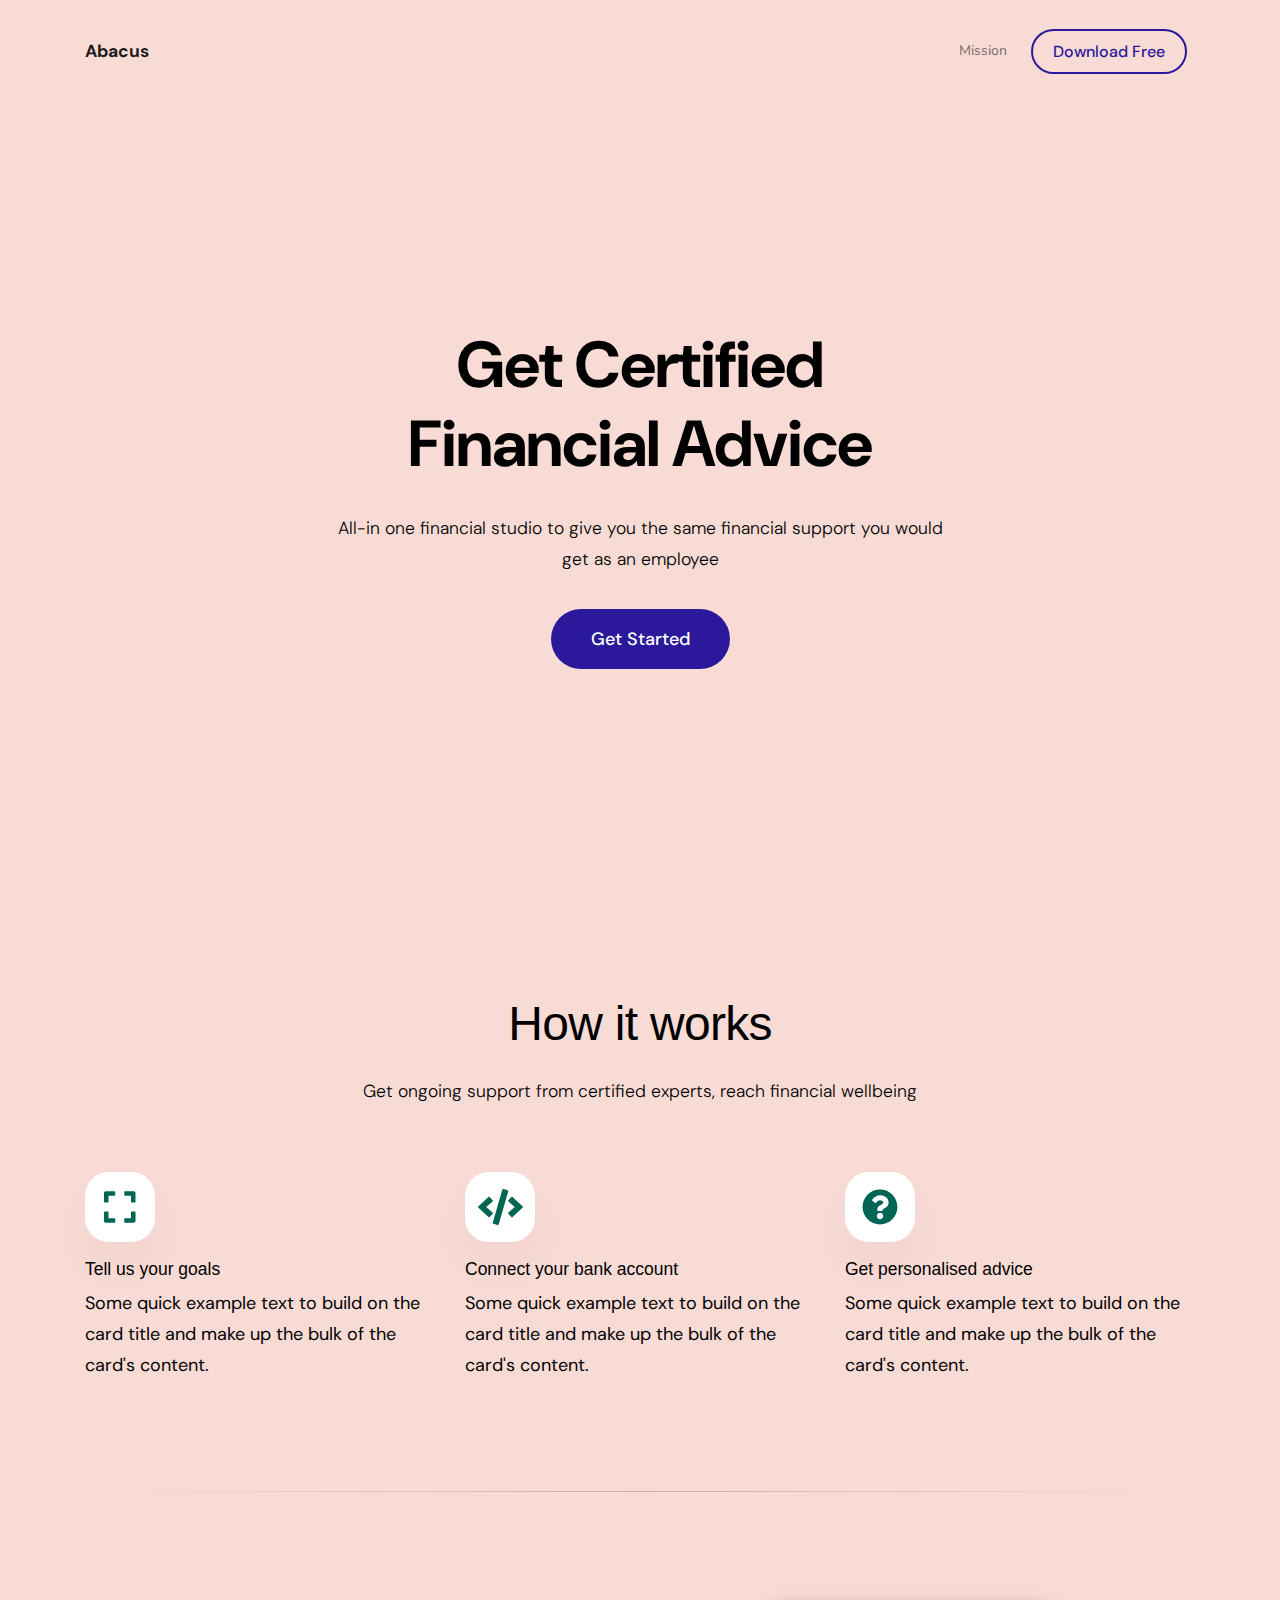
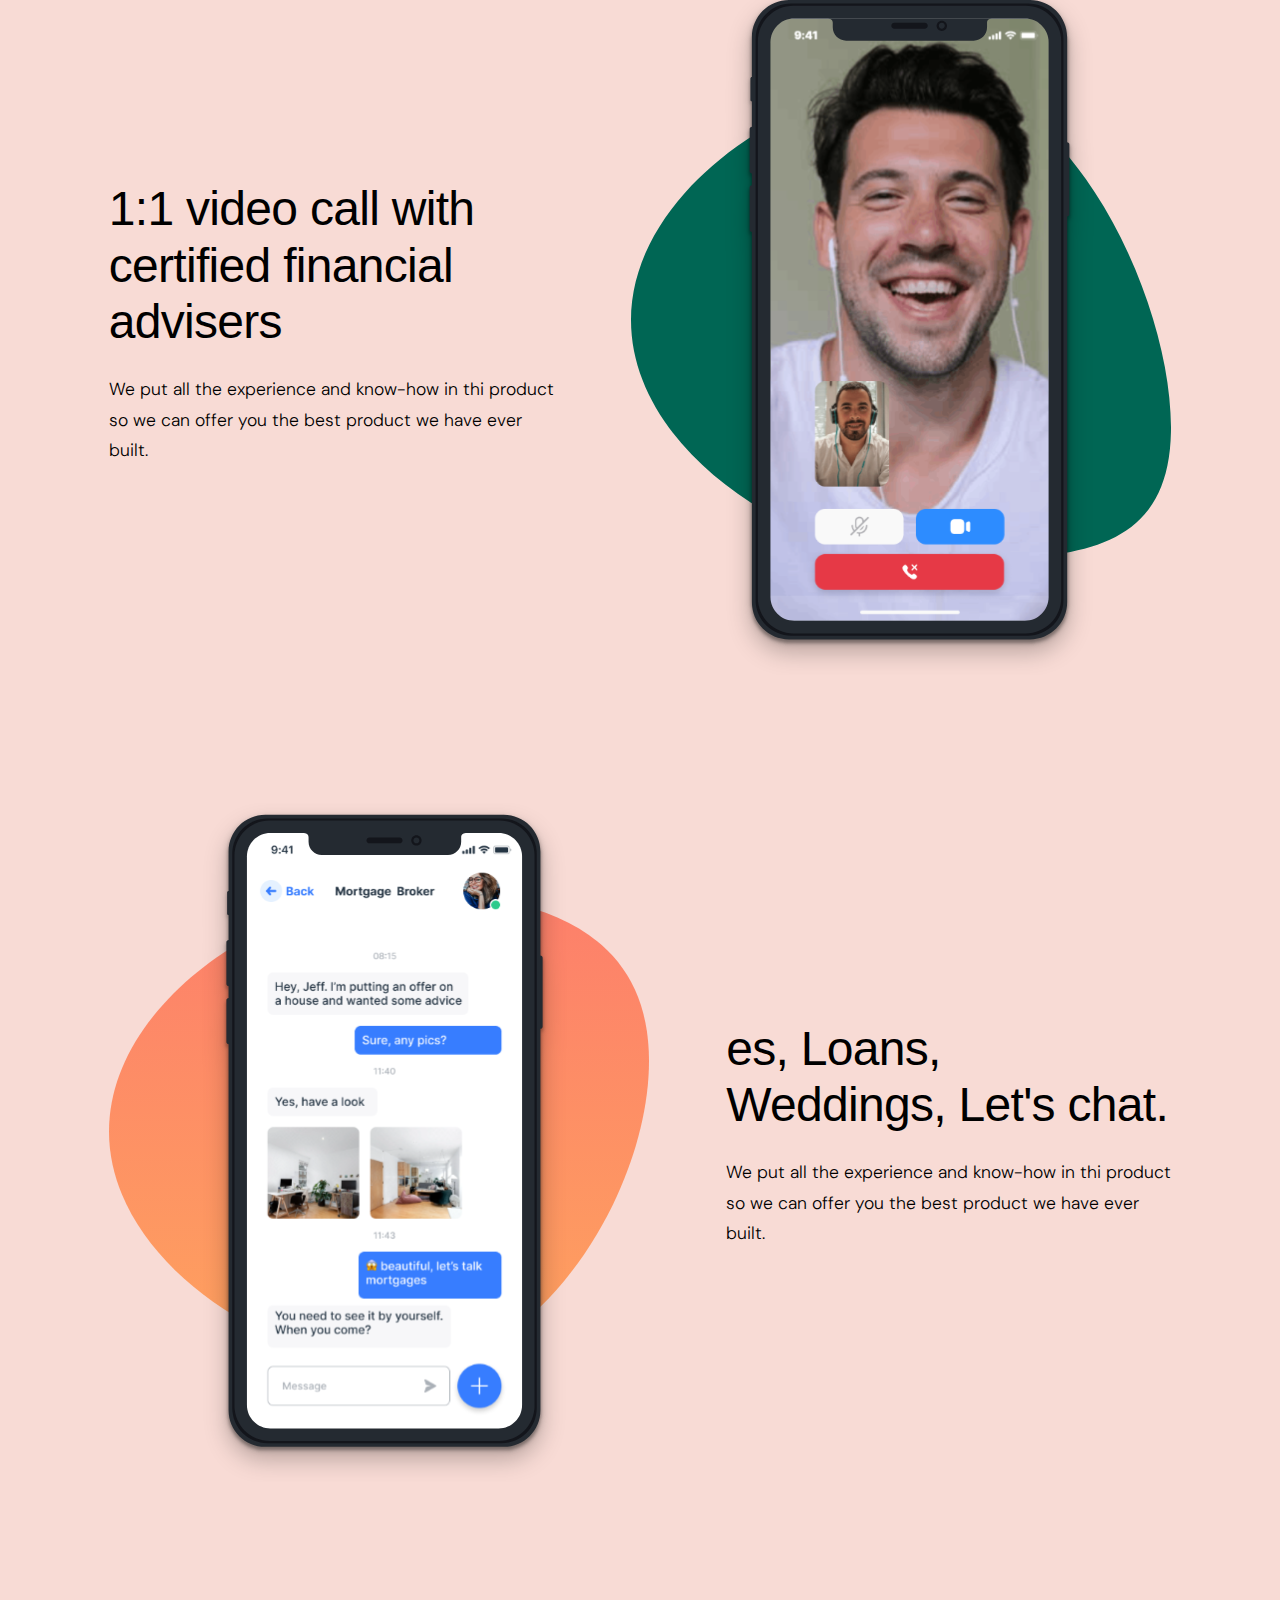
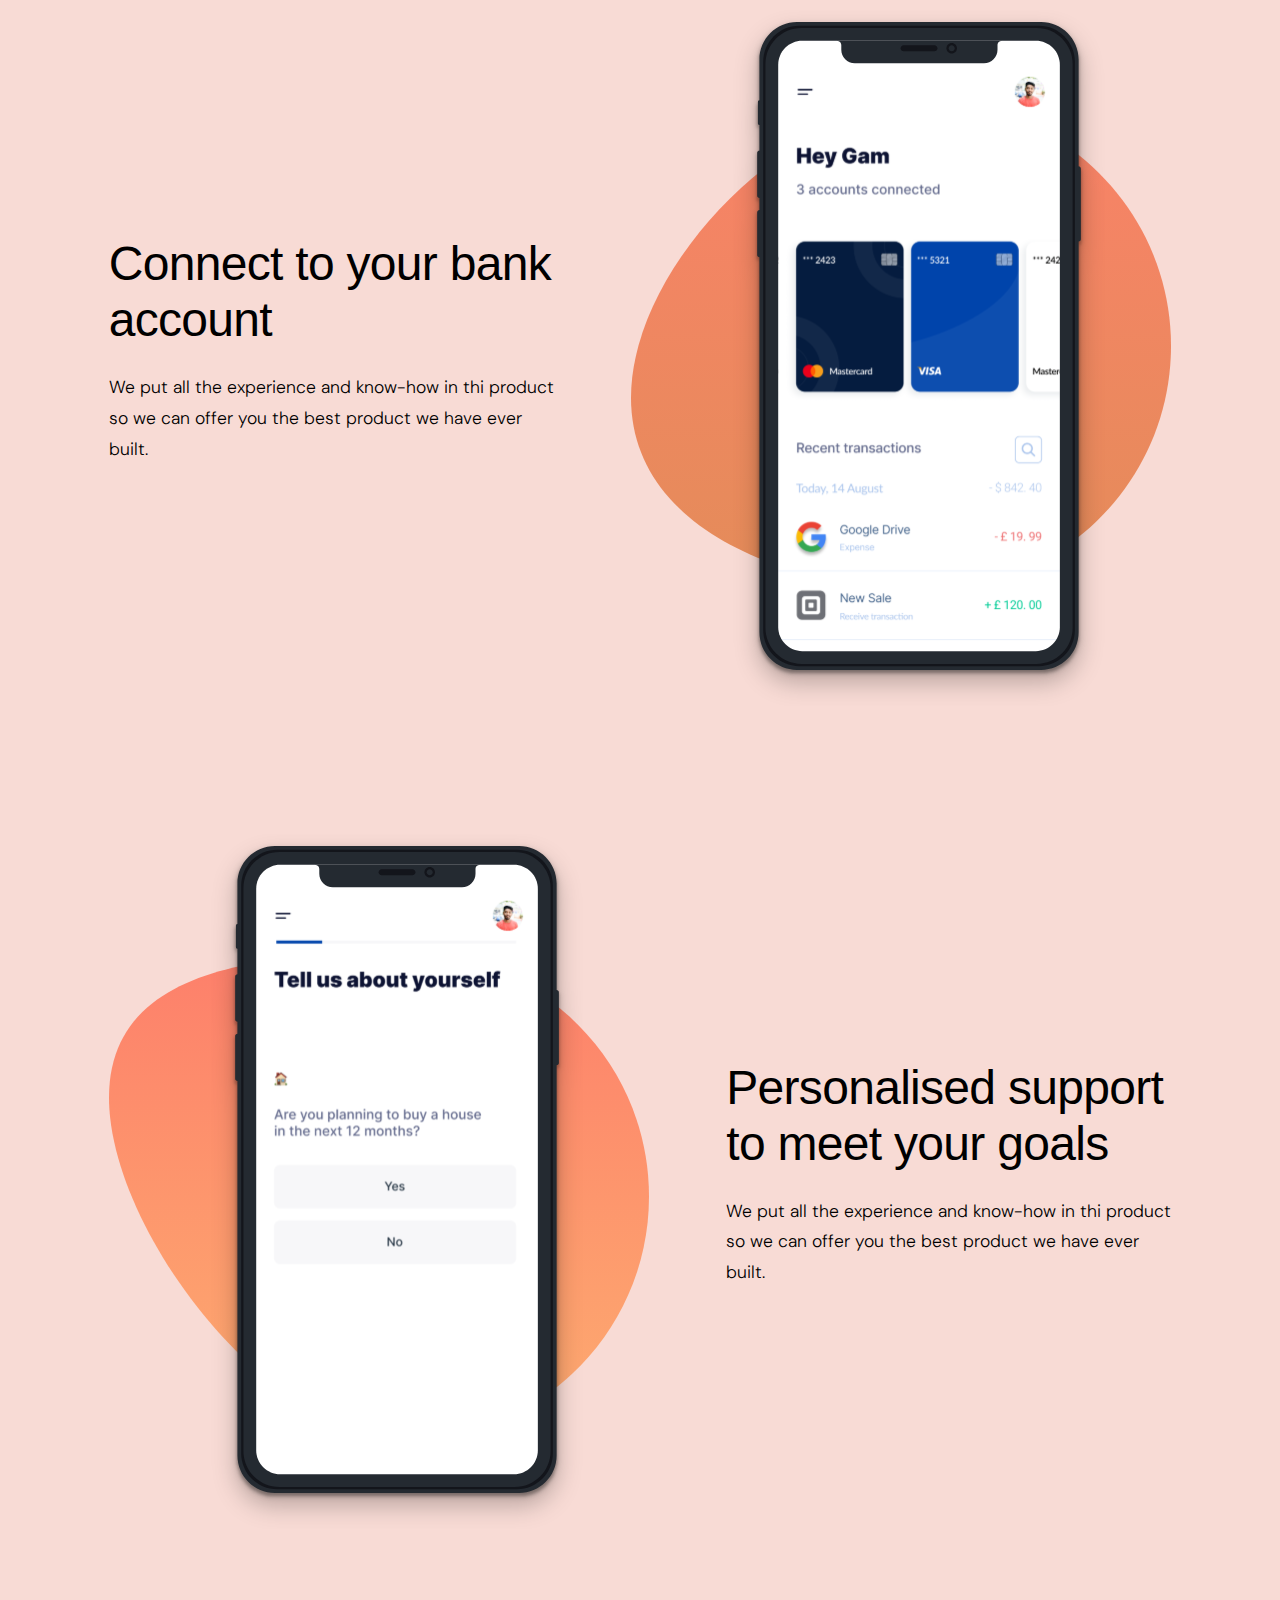
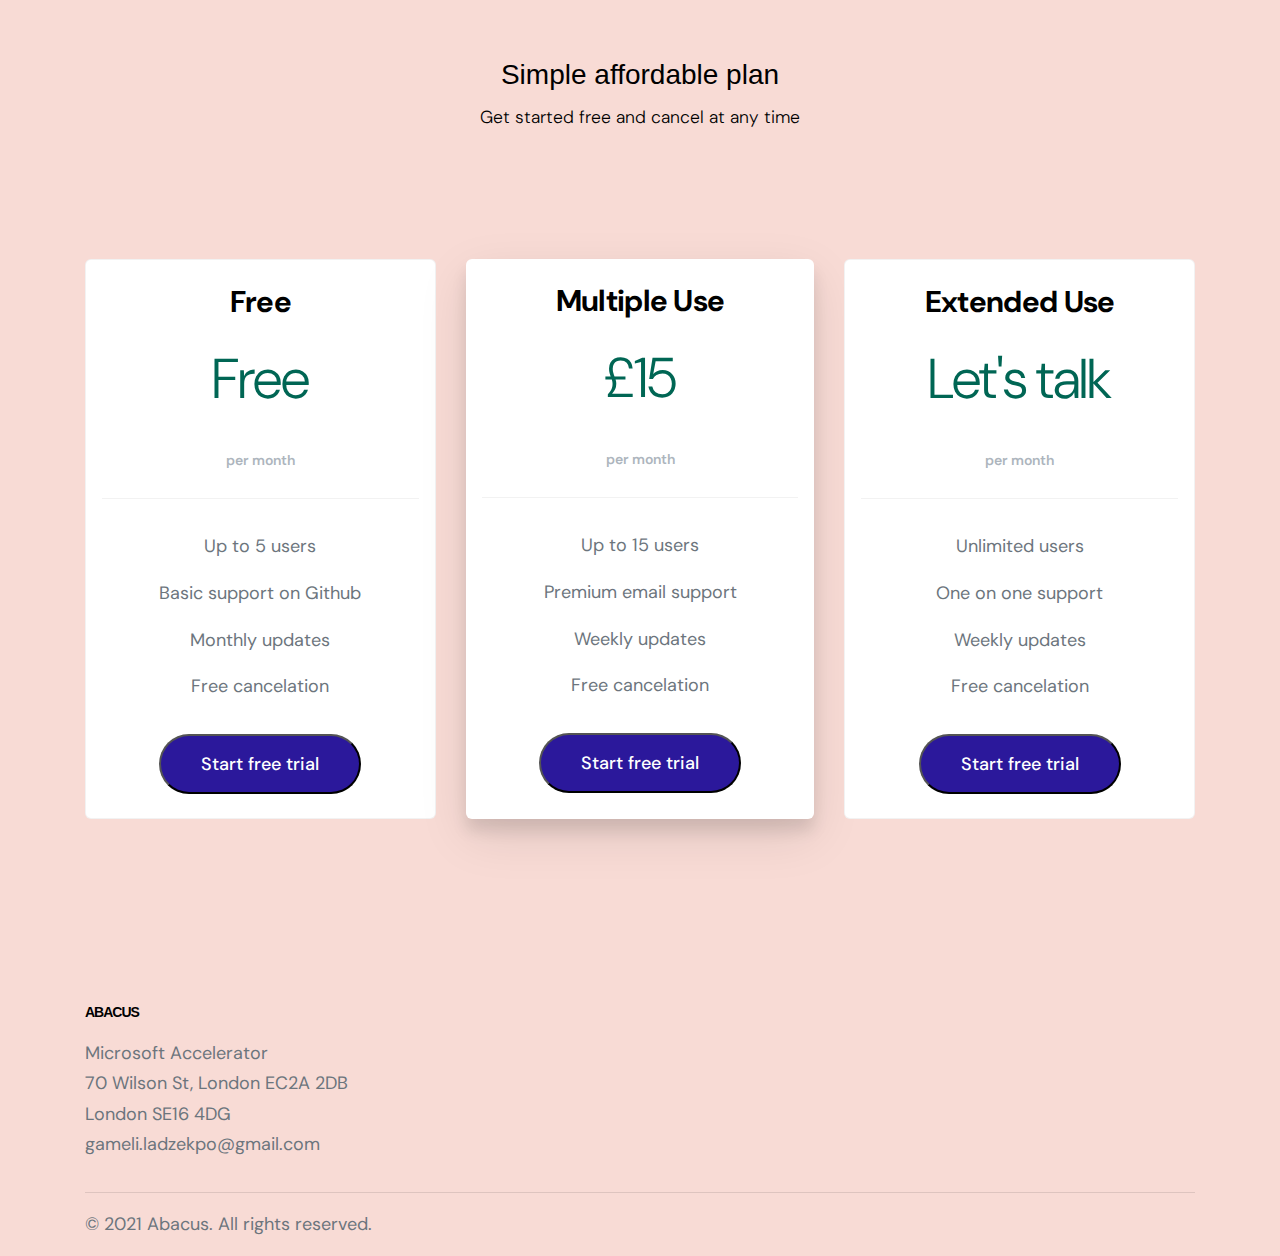
<file: homepage.html>
<!DOCTYPE html>
<html>
  <head>
    <meta charset="utf-8">
    <meta name="viewport" content="width=device-width, initial-scale=1, shrink-to-fit=no">
    <meta name="description" content="Probably the most complete UI kit out there. Multiple functionalities and controls added,  extended color palette and beautiful typography, designed as its own extended version of Bootstrap at  the highest level of quality.                             ">
    <meta name="author" content="Webpixels">
    <title>Abacus - Your personal financial advisor</title>
    <!-- Fonts -->
    <link href="https://fonts.googleapis.com/css?family=Nunito:400,600,700,800|Roboto:400,500,700" rel="stylesheet">
    <link rel="preconnect" href="https://fonts.googleapis.com">
    <link rel="preconnect" href="https://fonts.gstatic.com" crossorigin>
    <link href="https://fonts.googleapis.com/css2?family=DM+Sans:ital,wght@0,400;0,500;0,700;1,400;1,500;1,700&display=swap" rel="stylesheet">
    <!-- Theme CSS -->
    <link type="text/css" href="./assets/css/theme.css" rel="stylesheet">
    <!-- Demo CSS - No need to use these in your project -->
    <link type="text/css" href="./assets/css/demo.css" rel="stylesheet">
    <link type="text/css" href="./assets/css/custom.css" rel="stylesheet">

  </head>
  <body>
    <nav class="navbar navbar-expand-lg navbar-transparent navbar-light bg-dark py-4">
      <div class="container">
        <a class="navbar-brand" href="../"><strong>Abacus</strong></a>
        <button class="navbar-toggler" type="button" data-action="offcanvas-open" data-target="#navbar_main" aria-controls="navbar_main" aria-expanded="false" aria-label="Toggle navigation">
          <span class="navbar-toggler-icon"></span>
        </button>
        <div class="navbar-collapse offcanvas-collapse" id="navbar_main">
          <ul class="navbar-nav ml-auto align-items-lg-center">
            <h6 class="dropdown-header font-weight-600 d-lg-none px-0">Menu</h6>
            <li class="nav-item ">
              <a class="nav-link" href="https://www.notion.so/gameliladzekpo/Mission-47b14ab246894f5aab7c7406b8c054f3">Mission</a>
            </li>
            <li class="nav-item">
              <a href="https://cabu8cqkfl7.typeform.com/to/QYp3ds6N" target="_blank" class="nav-button">Download Free</a>
              <!--<a href="https://github.com/webpixels/boomerang-ui-kit/archive/master.zip" target="_blank" class="btn btn-sm bg-white d-none d-lg-inline-flex">Download Free</a>-->
            </li>
          </ul>
        </div>
      </div>
    </nav>
    <main class="main">
      <section class="spotlight parallax bg-cover bg-size--cover" data-spotlight="fullscreen">
        <div class="spotlight-holder py-lg pt-lg-xl">
          <div class="container d-flex align-items-center no-padding">
            <div class="col">
              <div class="row cols-xs-space align-items-center text-center text-md-left justify-content-center">
                <div class="col-lg-7">
                  <div class="text-center mt-5">
                    <h1>
                      Get Certified Financial Advice
                    </h1>
                    <p class="lead lh-180 text-black mt-3">
                      All-in one financial studio to give you the same financial support you would get as an employee
                    </p>
                    <div class="mt-5">
                      <a href="https://cabu8cqkfl7.typeform.com/to/QYp3ds6N" class=" button">Get Started</a>
                    </div>
                  </div>
                </div>
              </div>
            </div>
          </div>
        </div>
      </section>
      <section class="slice slice-lg" data-delimiter="1">
        <div class="container">
          <div class="mb-md text-center">
            <h2>How it works</h2>
            <div class="fluid-paragraph text-center mt-4">
              <p class="lead lh-180">Get ongoing support from certified experts, reach financial wellbeing</p>
            </div>
          </div>
          <div class="row-wrapper">
            <div class="row cols-xs-space cols-sm-space cols-md-space">
              <div class="col-lg-4">
                <div class="">
                  <div class="icon text-primary mb-3">
                    <i class="fas fa-expand"></i>
                  </div>
                  <h5 class="heading h5">Tell us your goals</h5>
                  <p>Some quick example text to build on the card title and make up the bulk of the card's content.</p>
                </div>
              </div>
              <div class="col-lg-4">
                <div class="">
                  <div class="icon text-primary mb-3">
                    <i class="fas fa-code"></i>
                  </div>
                  <h5 class="heading h5">Connect your bank account</h5>
                  <p>Some quick example text to build on the card title and make up the bulk of the card's content.</p>
                </div>
              </div>
              <div class="col-lg-4">
                <div class="">
                  <div class="icon text-primary mb-3">
                    <i class="fas fa-question-circle"></i>
                  </div>
                  <h5 class="heading h5">Get personalised advice</h5>
                  <p>Some quick example text to build on the card title and make up the bulk of the card's content.</p>
                </div>
              </div>
            </div>
          </div>
        </div>
      </section>
      <section class="spotlight bg-cover bg-size--cover">
        <div class="spotlight-holder py-sm pt-lg-lg">
          <div class="container d-flex align-items-center">
            <div class="row cols-xs-space cols-sm-space cols-md-space align-items-center justify-content-around">
              <div class="col-lg-5 col-lg-offset-1">
                <h2>
                  1:1 video call with certified financial advisers
                </h2>
                <p class="lead text-black mt-4">
                  We put all the experience and know-how in thi product so we can offer you the best product we have ever built.
                </p>
              </div>
              <div class="col-lg-6">
                <div class="position-relative">
                  <img src="./assets/images/slider/iphone_1.svg" class="img-center img-fluid rounded">
                </div>
              </div>
            </div>
          </div>
        </div>
      </section>

      <section class="spotlight bg-cover bg-size--cover">
        <div class="spotlight-holder py-sm pt-lg-lg">
          <div class="container d-flex align-items-center">
            <div class="row cols-xs-space cols-sm-space cols-md-space align-items-center justify-content-around">
              <div class="col-lg-6">
                <div class="position-relative">
                  <img src="./assets/images/slider/iphone_2.svg" class="img-center img-fluid rounded">
                </div>
              </div>
              <div class="col-lg-5 col-lg-offset-1">
                <h2>
                  es, Loans, Weddings, Let's chat.

                </h2>
                <p class="lead text-black mt-4">
                  We put all the experience and know-how in thi product so we can offer you the best product we have ever built.
                </p>
              </div>
            </div>
          </div>
        </div>
      </section>

      <section class="spotlight bg-cover bg-size--cover">
        <div class="spotlight-holder py-sm pt-lg-lg">
          <div class="container d-flex align-items-center">
            <div class="row cols-xs-space cols-sm-space cols-md-space align-items-center justify-content-around">
              <div class="col-lg-5 lg-offset-1">
                <h2>
                  Connect to your bank account
                </h2>
                <p class="lead text-black mt-4">
                  We put all the experience and know-how in thi product so we can offer you the best product we have ever built.
                </p>
              </div>
              <div class="col-lg-6">
                <div class="position-relative">
                  <img src="./assets/images/slider/iphone_3.svg" class="img-center img-fluid rounded">
                </div>
              </div>
            </div>
          </div>
        </div>
      </section>

      <section class="spotlight bg-cover bg-size--cover">
        <div class="spotlight-holder py-sm pt-lg-lg">
          <div class="container d-flex align-items-center">
            <div class="row cols-xs-space cols-sm-space cols-md-space align-items-center justify-content-around">
              <div class="col-lg-6">
                <div class="position-relative">
                  <img src="./assets/images/slider/iphone_4.svg" class="img-center img-fluid rounded">
                </div>
              </div>
              <div class="col-lg-5 col-lg-offset-1">
                <h2>
                 Personalised support to meet your goals
                </h2>
                <p class="lead text-black mt-4">
                  We put all the experience and know-how in thi product so we can offer you the best product we have ever built.
                </p>
              </div>
            </div>
          </div>
        </div>
      </section>

      <section class="slice slice-lg">
      <div class="container">
        <div class="mb-5 text-center">
          <h3 class="heading h2">Simple affordable plan</h3>
          <div class="fluid-paragraph text-center">
            <p class="lead mb-0">Get started free and cancel at any time</p>
          </div>
        </div>
        <div class="text-center mb-5">
          <div class="btn-group" role="group" aria-label="Basic example">
          </div>
        </div>
        <div class="card-deck mb-3">
          <div class="card card-pricing text-center px-3 mb-4">
            <div class="card-header py-4">
              <h4 class="mb-4">Free</h4>
              <h1 class="display-4 text-primary text-center">Free</h1>
              <span class="h6 text-muted">per month</span>
            </div>
            <div class="card-body">
              <ul class="list-unstyled mb-4">
                <li>Up to 5 users</li>
                <li>Basic support on Github</li>
                <li>Monthly updates</li>
                <li>Free cancelation</li>
              </ul>
              <button type="button" class="button" href="https://cabu8cqkfl7.typeform.com/to/QYp3ds6N">Start free trial</button>
            </div>
          </div>
          <div class="card card-pricing popular text-center px-3 mb-4 z-depth-3">
            <div class="card-header py-4">
              <h4 class="mb-4">Multiple Use</h4>
              <h1 class="display-4 text-primary text-center">£15</h1>
              <span class="h6 text-muted">per month</span>
            </div>
            <div class="card-body">
              <ul class="list-unstyled mb-4">
                <li>Up to 15 users</li>
                <li>Premium email support</li>
                <li>Weekly updates</li>
                <li>Free cancelation</li>
              </ul>
              <button type="button" class="button" href="https://cabu8cqkfl7.typeform.com/to/QYp3ds6N">Start free trial</button>
            </div>
          </div>
          <div class="card card-pricing text-center px-3 mb-4">
            <div class="card-header py-4">
              <h4 class="mb-4">Extended Use</h4>
              <h1 class="display-4 text-primary text-center">Let's talk</h1>
              <span class="h6 text-muted">per month</span>
            </div>
            <div class="card-body">
              <ul class="list-unstyled mb-4">
                <li>Unlimited users</li>
                <li>One on one support</li>
                <li>Weekly updates</li>
                <li>Free cancelation</li>
              </ul>
              <button type="button" class="button" href="https://cabu8cqkfl7.typeform.com/to/QYp3ds6N">Start free trial</button>
            </div>
          </div>
        </div>
      </div>
    </section>
    </main>
    <footer class="pt-5 pb-3 footer">
      <div class="container">
        <div class="row">
          <div class="col-12 col-md-4">
            <div class="pr-lg-5">
              <h1 class="heading h6 text-uppercase font-weight-700 mb-3"><strong>Abacus</strong></h1>
              <p>Microsoft Accelerator<br>70 Wilson St, London EC2A 2DB<br> London SE16 4DG<br>gameli.ladzekpo@gmail.com</p>
            </p>
            </div>
          </div>
        </div>
        <hr>
        <div class="d-flex align-items-center">
          <span class="">
            &copy; 2021 <a href="https://webpixels.io/" class="footer-link" target="_blank">Abacus</a>. All rights reserved.
          </span>
        </div>
      </div>
    </footer>
    <!-- Core -->
    <script src="./assets/vendor/jquery/jquery.min.js"></script>
    <script src="./assets/vendor/popper/popper.min.js"></script>
    <script src="./assets/js/bootstrap/bootstrap.min.js"></script>
    <!-- FontAwesome 5 -->
    <script src="./assets/vendor/fontawesome/js/fontawesome-all.min.js" defer></script>
    <!-- Page plugins -->
    <script src="./assets/vendor/bootstrap-select/js/bootstrap-select.min.js"></script>
    <script src="./assets/vendor/bootstrap-tagsinput/bootstrap-tagsinput.min.js"></script>
    <script src="./assets/vendor/input-mask/input-mask.min.js"></script>
    <script src="./assets/vendor/nouislider/js/nouislider.min.js"></script>
    <script src="./assets/vendor/textarea-autosize/textarea-autosize.min.js"></script>
    <!-- Theme JS -->
    <script src="./assets/js/theme.js"></script>
  </body>
</html>
</file>
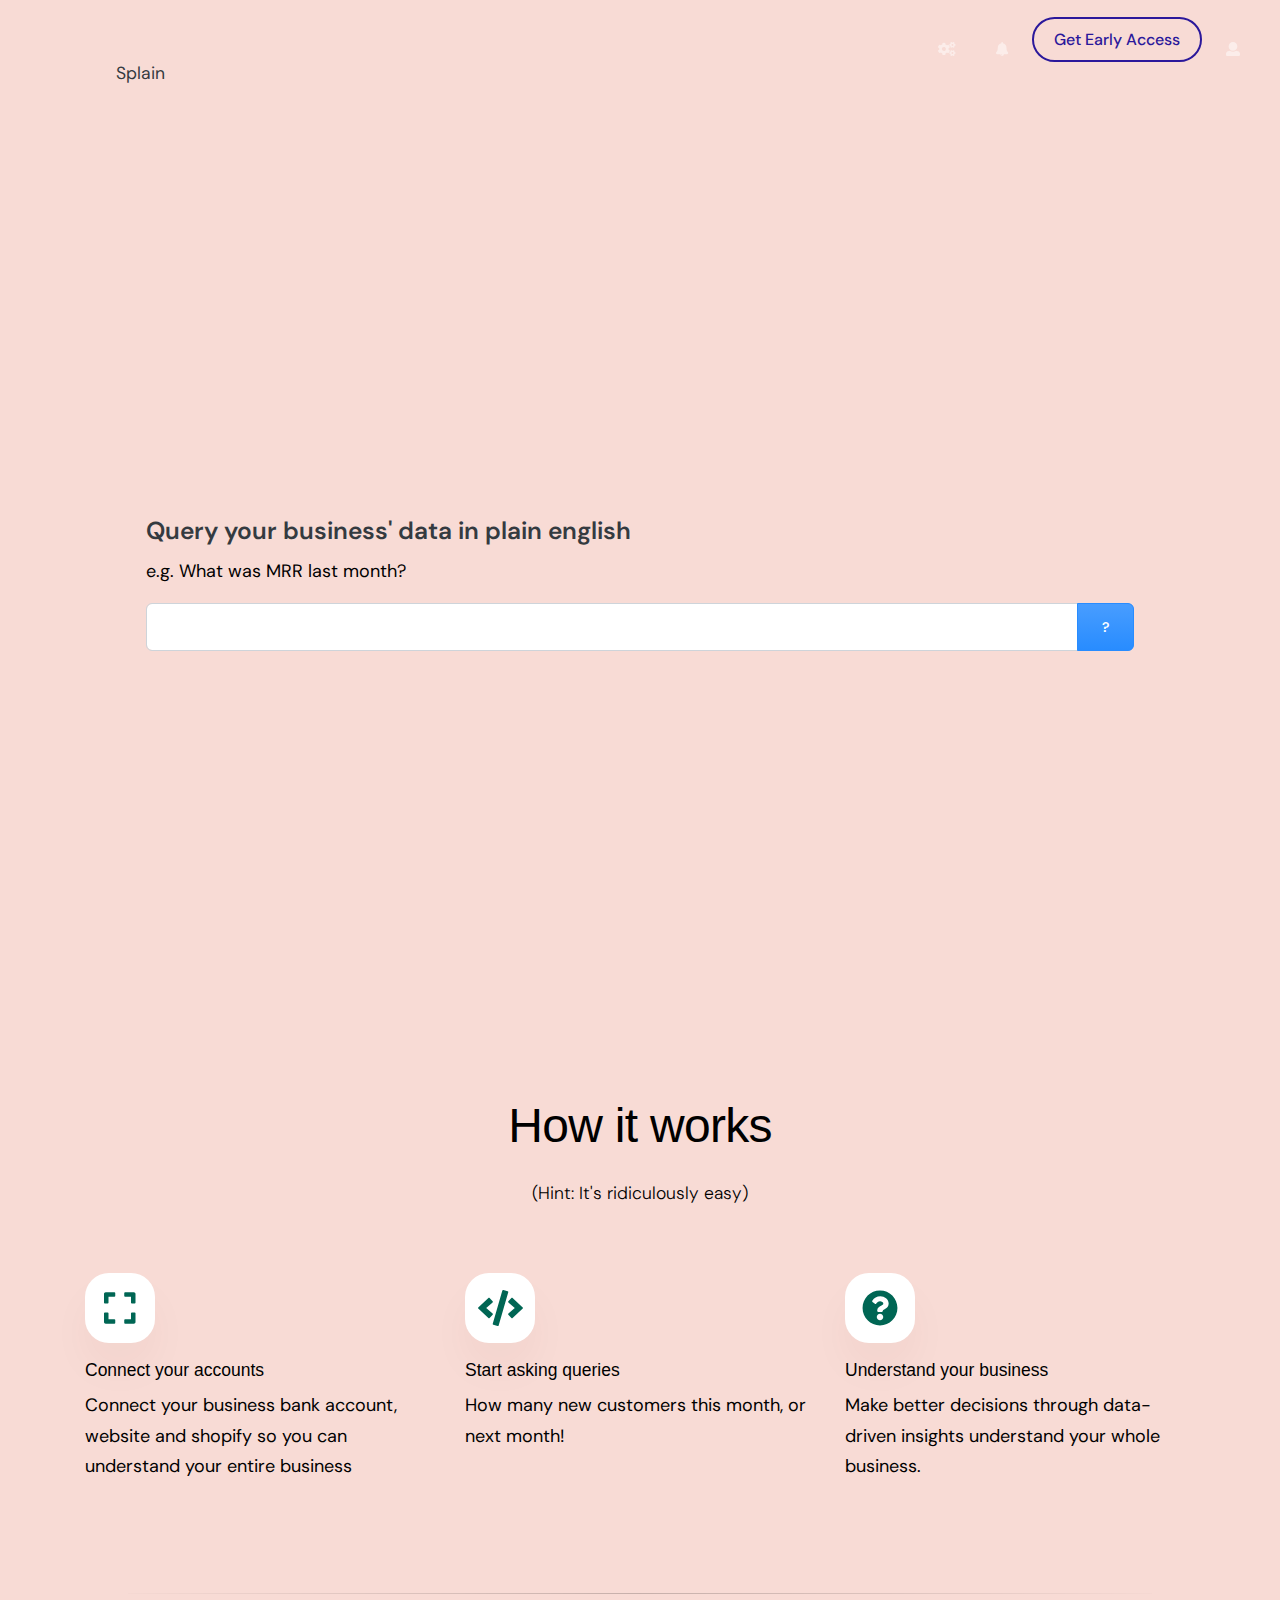
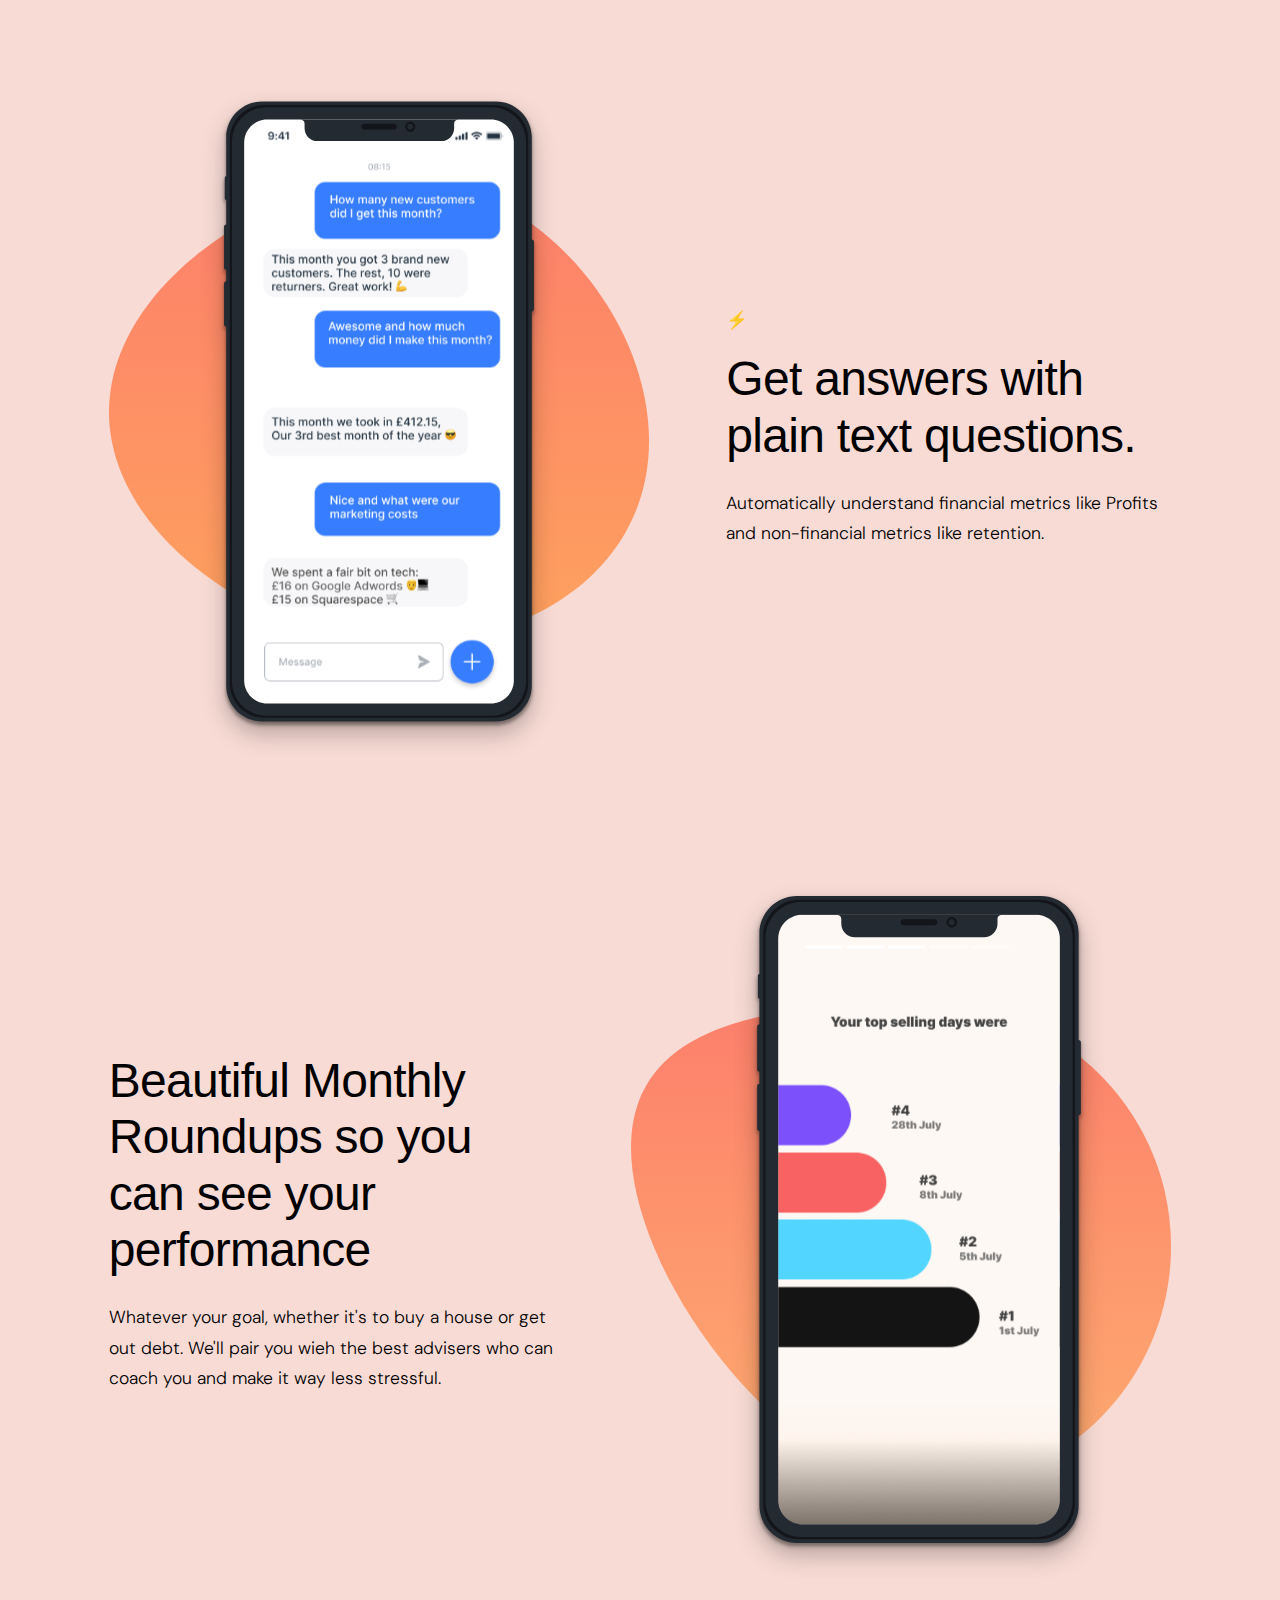
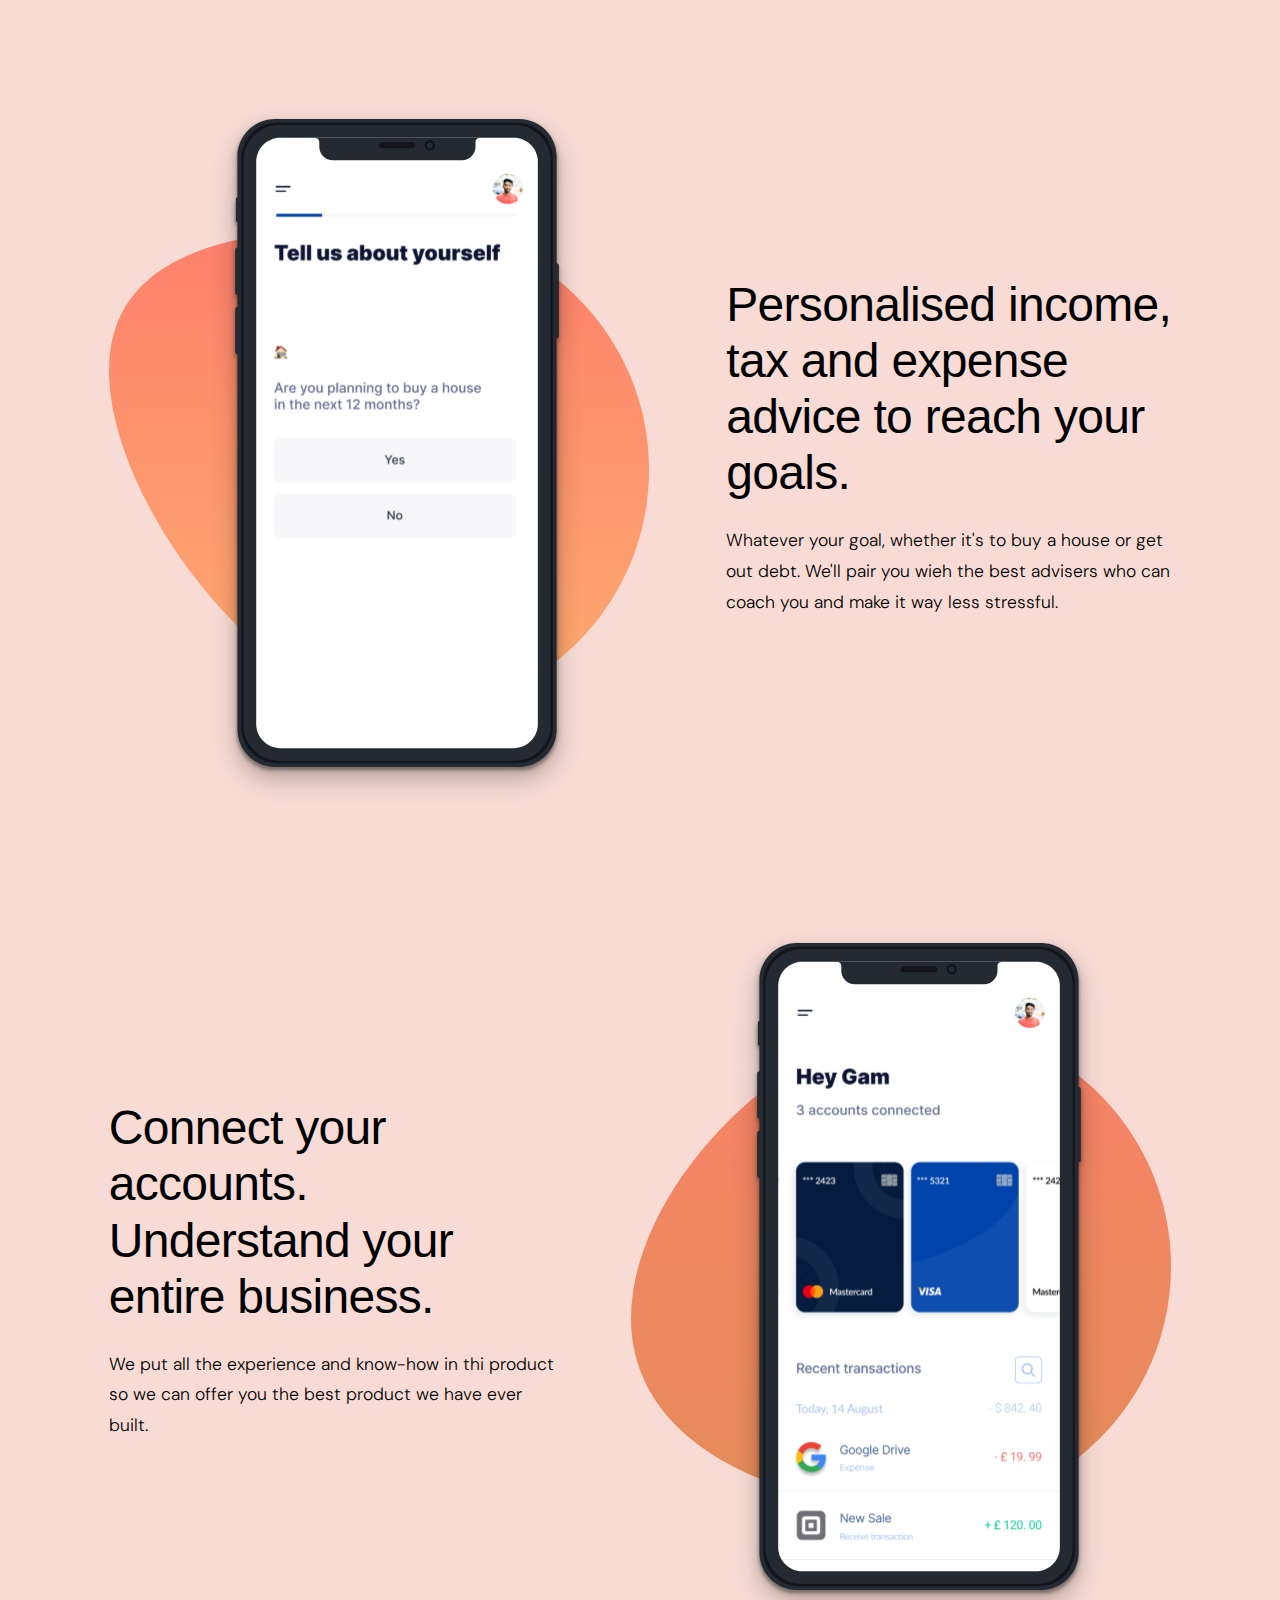
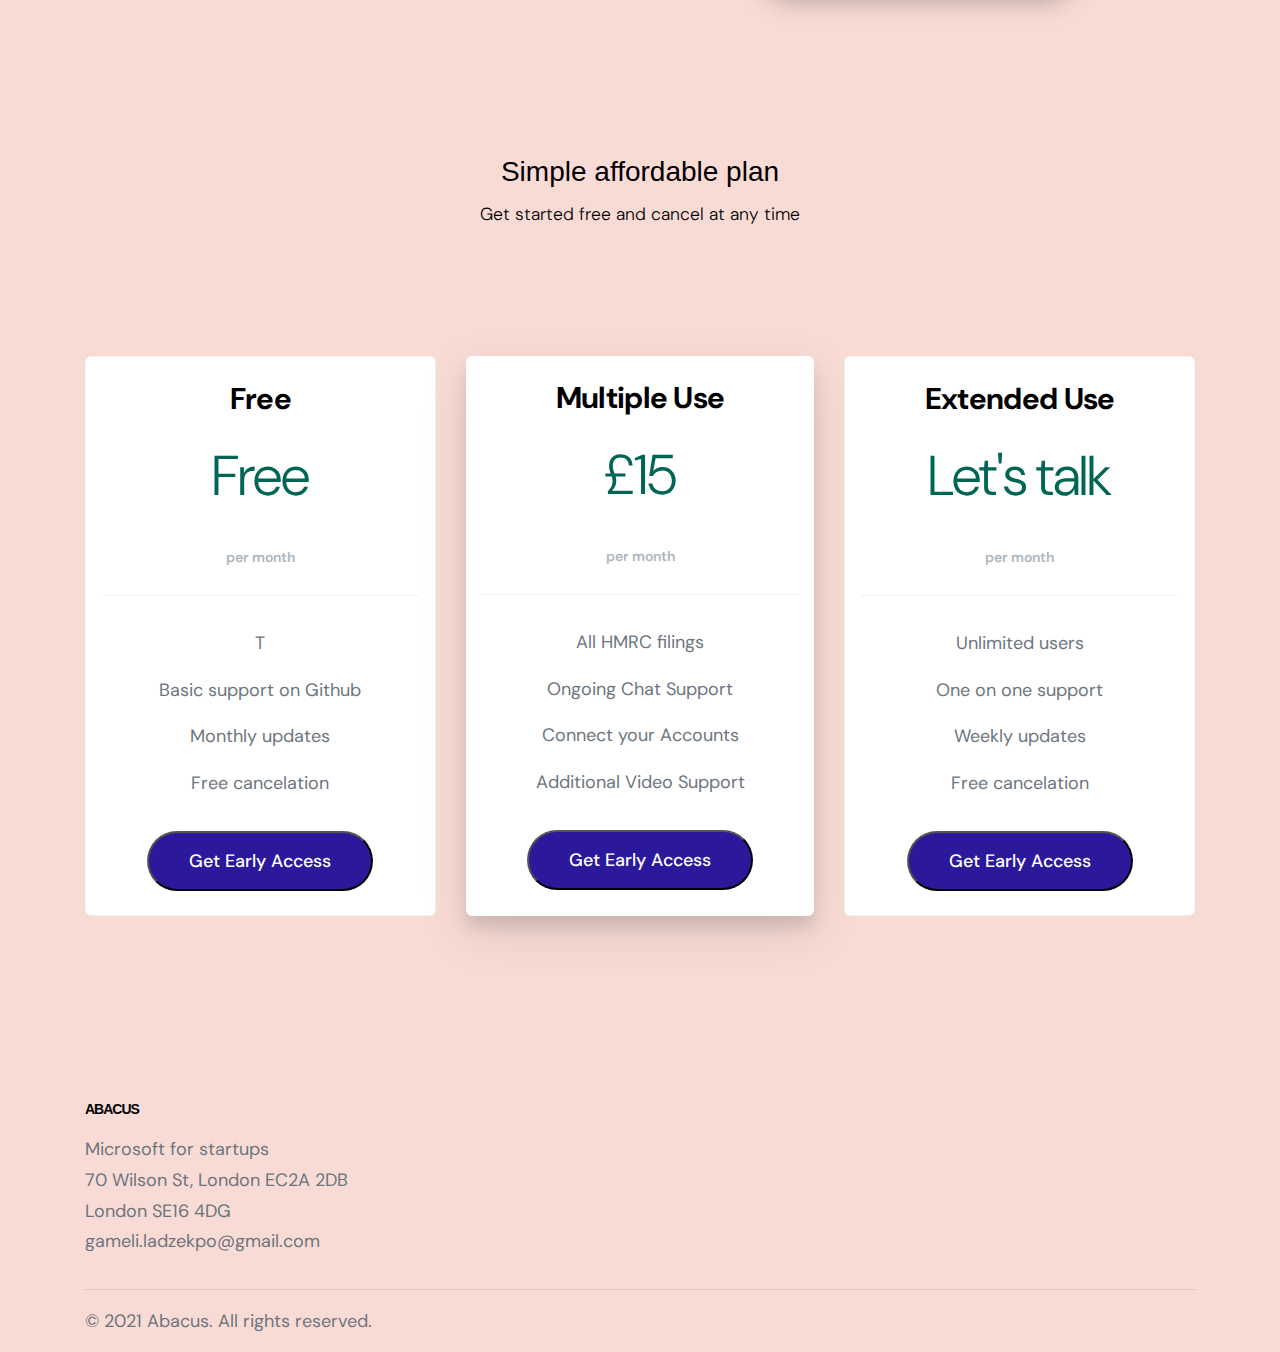
<file: index_2.html>
<!DOCTYPE html>
<html>
  <head>
    <meta charset="utf-8">
    <meta name="viewport" content="width=device-width, initial-scale=1, shrink-to-fit=no">
    <meta name="description" content="Abacus - Your personal financial advisor. Get the best advice to reach your personal goals on video calls with professionals.                             ">
    <meta name="author" content="Webpixels">
    <title>Splain - Insanely Great Accountant</title>
    <!-- Fonts -->
    <link href="https://fonts.googleapis.com/css?family=Nunito:400,600,700,800|Roboto:400,500,700" rel="stylesheet">
    <link rel="preconnect" href="https://fonts.googleapis.com">
    <link rel="preconnect" href="https://fonts.gstatic.com" crossorigin>
    <link href="https://fonts.googleapis.com/css2?family=DM+Sans:ital,wght@0,400;0,500;0,700;1,400;1,500;1,700&display=swap" rel="stylesheet">
    <!-- Theme CSS -->
    <link type="text/css" href="./assets/css/theme.css" rel="stylesheet">
    <!-- Demo CSS - No need to use these in your project -->
    <link type="text/css" href="./assets/css/demo.css" rel="stylesheet">
    <link type="text/css" href="./assets/css/custom.css" rel="stylesheet">

  </head>
  <body>
    <nav class="navbar navbar-expand-lg navbar-dark bg-transparent rounded">
    <a class="navbar-brand text-dark" href="#">Splain</a>
    <button class="navbar-toggler" type="button" data-toggle="collapse" data-target="#navbar_example_1" aria-controls="navbar_example_1" aria-expanded="false" aria-label="Toggle navigation">
        <span class="navbar-toggler-icon"></span>
    </button>
    <div class="collapse navbar-collapse" id="navbar_example_1">
        <ul class="navbar-nav ml-auto">
            <li class="nav-item">
                <a class="nav-link nav-link-icon" href="#"><i class="fas fa-cogs"></i></a>
            </li>
            <li class="nav-item dropdown">
                <a class="nav-link nav-link-icon" href="#" id="navbar_1_dropdown_2" role="button" data-toggle="dropdown" aria-haspopup="true" aria-expanded="false"><i class="fas fa-bell"></i></a>
                <div class="dropdown-menu dropdown-menu-right dropdown-menu-xl py-0">
                    <div class="py-3 px-3">
                        <h5 class="heading h6 mb-0">Notifications</h5>
                    </div>
                    <div class="list-group">
                        <a href="#" class="list-group-item list-group-item-action d-flex align-items-center">
                            <div class="list-group-img">
                                <span class="avatar bg-purple">JD</span>
                            </div>
                            <div class="list-group-content">
                                <div class="list-group-heading">Johnyy Depp <small>10:05 PM</small></div>
                                <p class="text-sm">Lorem ipsum dolor sit amet consectetur adipiscing eiusmod tempor</p>
                            </div>
                        </a>
                        <a href="#" class="list-group-item list-group-item-action d-flex align-items-center">
                            <div class="list-group-img">
                                <span class="avatar bg-pink">TC</span>
                            </div>
                            <div class="list-group-content">
                                <div class="list-group-heading">Tom Cruise <small>10:05 PM</small></div>
                                <p class="text-sm">Lorem ipsum dolor sit amet consectetur adipiscing eiusmod tempor</p>
                            </div>
                        </a>
                        <a href="#" class="list-group-item list-group-item-action d-flex align-items-center">
                            <div class="list-group-img">
                                <span class="avatar bg-blue">WS</span>
                            </div>
                            <div class="list-group-content">
                                <div class="list-group-heading">Will Smith <small>10:05 PM</small></div>
                                <p class="text-sm">Lorem ipsum dolor sit amet consectetur adipiscing eiusmod tempor</p>
                            </div>
                        </a>
                    </div>
                    <div class="py-3 text-center">
                        <a href="#" class="link link-sm link--style-3">View all notifications</a>
                    </div>
                </div>
            </li>
            <li class="nav-item">
              <a href="https://cabu8cqkfl7.typeform.com/to/QYp3ds6N" target="_blank" class="nav-button">Get Early Access</a>
            </li>
            <li class="nav-item dropdown">
                <a class="nav-link nav-link-icon" href="#" id="navbar_1_dropdown_3" role="button" data-toggle="dropdown" aria-haspopup="true" aria-expanded="false"><i class="fas fa-user"></i></a>
                <div class="dropdown-menu dropdown-menu-right">
                    <h6 class="dropdown-header">User menu</h6>
                    <a class="dropdown-item" href="#">
                        <span class="float-right badge badge-primary">4</span>
                        <i class="fas fa-envelope text-primary"></i>Messages
                    </a>
                    <a class="dropdown-item" href="#">
                        <i class="fas fa-cog text-primary"></i>Settings
                    </a>
                    <div class="dropdown-divider" role="presentation"></div>

                </div>
            </li>
        </ul>
    </div>
</nav>
    <main class="main">

      <section class="spotlight parallax bg-cover bg-size--cover" data-spotlight="fullscreen">
        <div class="spotlight-holder py-lg pt-lg-xl">
          <div class="container d-flex align-items-center no-padding">
            <div class="col-lg-12">
              <div class="row cols-xs-space align-items-center text-center text-md-left justify-content-center">
                <div class="col-lg-11">
                  <div class="text-left mt-5">
                    <h3>
                      Query your business' data in plain english
                    </h3>
                    <p>
                      e.g. What was <span>MRR</apan> last month?
                    </p>
                      <div class="input-group mb-3">
                          <input type="text" class="form-control" placeholder="" aria-label="Recipient's username" aria-describedby="basic-addon2">
                          <div class="input-group-append">
                              <button class="btn btn-primary" type="button">?</button>
                          </div>
                      </div>
                  </div>
                </div>
              </div>
            </div>
          </div>
        </div>
      </section>


      <section class="slice slice-lg" data-delimiter="1">
        <div class="container">
          <div class="mb-md text-center">
            <h2>How it works</h2>
            <div class="fluid-paragraph text-center mt-4">
              <p class="lead lh-180">(Hint: It's ridiculously easy)</p>
            </div>
          </div>
          <div class="row-wrapper">
            <div class="row cols-xs-space cols-sm-space cols-md-space">
              <div class="col-lg-4">
                <div class="">
                  <div class="icon text-primary mb-3">
                    <i class="fas fa-expand"></i>
                  </div>
                  <h5 class="heading h5">Connect your accounts</h5>
                  <p>Connect your business bank account, website and shopify so you can understand your entire business</p>
                </div>
              </div>
              <div class="col-lg-4">
                <div class="">
                  <div class="icon text-primary mb-3">
                    <i class="fas fa-code"></i>
                  </div>
                  <h5 class="heading h5">Start asking queries</h5>
                  <p>How many new customers this month, or next month!</p>
                </div>
              </div>
              <div class="col-lg-4">
                <div class="">
                  <div class="icon text-primary mb-3">
                    <i class="fas fa-question-circle"></i>
                  </div>
                  <h5 class="heading h5">Understand your business</h5>
                  <p>Make better decisions through data-driven insights understand your whole business.</p>
                </div>
              </div>
            </div>
          </div>
        </div>
      </section>
      <section class="spotlight bg-cover bg-size--cover">
        <div class="spotlight-holder py-sm pt-lg-lg">
          <div class="container d-flex align-items-center">
            <div class="row cols-xs-space cols-sm-space cols-md-space align-items-center justify-content-around">
            <div class="col-lg-6">
                <div class="position-relative">
                  <img src="./assets/images/slider/iphone_5.svg" class="img-center img-fluid rounded">
                </div>
              </div>
              <div class="col-lg-5 lg-offset-1">
                <p class="lead text-black mt-4">
                  ⚡
                </p>
                <h2>
                  Get answers with plain text questions.
                </h2>
                <p class="lead text-black mt-4">
                  Automatically understand financial metrics like Profits and non-financial metrics like retention.                </p>
              </div>
            </div>
          </div>
        </div>
      </section>
      <section class="spotlight bg-cover bg-size--cover">
        <div class="spotlight-holder py-sm pt-lg-lg">
          <div class="container d-flex align-items-center">
            <div class="row cols-xs-space cols-sm-space cols-md-space align-items-center justify-content-around">
              <div class="col-lg-5 col-lg-offset-1">
                <h2>
                  Beautiful Monthly Roundups so you can see your performance
                </h2>
                <p class="lead text-black mt-4">
                  Whatever your goal, whether it's to buy a house or get out debt. We'll pair you wieh the best advisers who can coach you and make it way less stressful.
                </p>
              </div>
              <div class="col-lg-6">
                <div class="position-relative">
                  <div id="cf">
                    <img src="./assets/images/slider/iphone_7.svg"  class="img-center img-fluid rounded bottom"/>
                  </div>
                </div>
              </div>
            </div>
          </div>
        </div>
      </section>
      <section class="spotlight bg-cover bg-size--cover">
        <div class="spotlight-holder py-sm pt-lg-lg">
          <div class="container d-flex align-items-center">
            <div class="row cols-xs-space cols-sm-space cols-md-space align-items-center justify-content-around">
              <div class="col-lg-6">
                <div class="position-relative">
                  <img src="./assets/images/slider/iphone_4.svg" class="img-center img-fluid rounded">
                </div>
              </div>
              <div class="col-lg-5 col-lg-offset-1">
                <h2>
                  Personalised income, tax and expense advice to reach your goals.
                </h2>
                <p class="lead text-black mt-4">
                  Whatever your goal, whether it's to buy a house or get out debt. We'll pair you wieh the best advisers who can coach you and make it way less stressful.
                </p>
              </div>
            </div>
          </div>
        </div>
      </section>

      <section class="spotlight bg-cover bg-size--cover">
        <div class="spotlight-holder py-sm pt-lg-lg">
          <div class="container d-flex align-items-center">
            <div class="row cols-xs-space cols-sm-space cols-md-space align-items-center justify-content-around">
              <div class="col-lg-5 lg-offset-1">
                <h2>
                  Connect your accounts. Understand your entire business.
                </h2>
                <p class="lead text-black mt-4">
                  We put all the experience and know-how in thi product so we can offer you the best product we have ever built.
                </p>
              </div>
              <div class="col-lg-6">
                <div class="position-relative">
                  <img src="./assets/images/slider/iphone_3.svg" class="img-center img-fluid rounded">
                </div>
              </div>
            </div>
          </div>
        </div>
      </section>
      <section class="slice slice-lg">
      <div class="container">
        <div class="mb-5 text-center">
          <h3 class="heading h2">Simple affordable plan</h3>
          <div class="fluid-paragraph text-center">
            <p class="lead mb-0">Get started free and cancel at any time</p>
          </div>
        </div>
        <div class="text-center mb-5">
          <div class="btn-group" role="group" aria-label="Basic example">
          </div>
        </div>
        <div class="card-deck mb-3">
          <div class="card card-pricing text-center px-3 mb-4">
            <div class="card-header py-4">
              <h4 class="mb-4">Free</h4>
              <h1 class="display-4 text-primary text-center">Free</h1>
              <span class="h6 text-muted">per month</span>
            </div>
            <div class="card-body">
              <ul class="list-unstyled mb-4">
                <li>T</li>
                <li>Basic support on Github</li>
                <li>Monthly updates</li>
                <li>Free cancelation</li>
              </ul>
              <button type="button" class="button" href="https://cabu8cqkfl7.typeform.com/to/QYp3ds6N">Get Early Access</button>
            </div>
          </div>
          <div class="card card-pricing popular text-center px-3 mb-4 z-depth-3">
            <div class="card-header py-4">
              <h4 class="mb-4">Multiple Use</h4>
              <h1 class="display-4 text-primary text-center">£15</h1>
              <span class="h6 text-muted">per month</span>
            </div>
            <div class="card-body">
              <ul class="list-unstyled mb-4">
                <li>All HMRC filings</li>
                <li>Ongoing Chat Support</li>
                <li>Connect your Accounts</li>
                <li>Additional Video Support</li>
              </ul>
              <button type="button" class="button" href="https://cabu8cqkfl7.typeform.com/to/QYp3ds6N">Get Early Access</button>
            </div>
          </div>
          <div class="card card-pricing text-center px-3 mb-4">
            <div class="card-header py-4">
              <h4 class="mb-4">Extended Use</h4>
              <h1 class="display-4 text-primary text-center">Let's talk</h1>
              <span class="h6 text-muted">per month</span>
            </div>
            <div class="card-body">
              <ul class="list-unstyled mb-4">
                <li>Unlimited users</li>
                <li>One on one support</li>
                <li>Weekly updates</li>
                <li>Free cancelation</li>
              </ul>
              <button type="button" class="button" href="https://cabu8cqkfl7.typeform.com/to/QYp3ds6N">Get Early Access</button>
            </div>
          </div>
        </div>
      </div>
    </section>
    </main>
    <footer class="pt-5 pb-3 footer">
      <div class="container">
        <div class="row">
          <div class="col-12 col-md-4">
            <div class="pr-lg-5">
              <h1 class="heading h6 text-uppercase font-weight-700 mb-3"><strong>Abacus</strong></h1>
              <p>Microsoft for startups<br>70 Wilson St, London EC2A 2DB<br> London SE16 4DG<br>gameli.ladzekpo@gmail.com</p>
            </p>
            </div>
          </div>
        </div>
        <hr>
        <div class="d-flex align-items-center">
          <span class="">
            &copy; 2021 <a href="https://webpixels.io/" class="footer-link" target="_blank">Abacus</a>. All rights reserved.
          </span>
        </div>
      </div>
    </footer>
    <!-- Core -->
    <script src="./assets/vendor/jquery/jquery.min.js"></script>
    <script src="./assets/vendor/popper/popper.min.js"></script>
    <script src="./assets/js/bootstrap/bootstrap.min.js"></script>
    <!-- FontAwesome 5 -->
    <script src="./assets/vendor/fontawesome/js/fontawesome-all.min.js" defer></script>
    <!-- Page plugins -->
    <script src="./assets/vendor/bootstrap-select/js/bootstrap-select.min.js"></script>
    <script src="./assets/vendor/bootstrap-tagsinput/bootstrap-tagsinput.min.js"></script>
    <script src="./assets/vendor/input-mask/input-mask.min.js"></script>
    <script src="./assets/vendor/nouislider/js/nouislider.min.js"></script>
    <script src="./assets/vendor/textarea-autosize/textarea-autosize.min.js"></script>
    <!-- Theme JS -->
    <script src="./assets/js/theme.js"></script>
  </body>
</html>
</file>
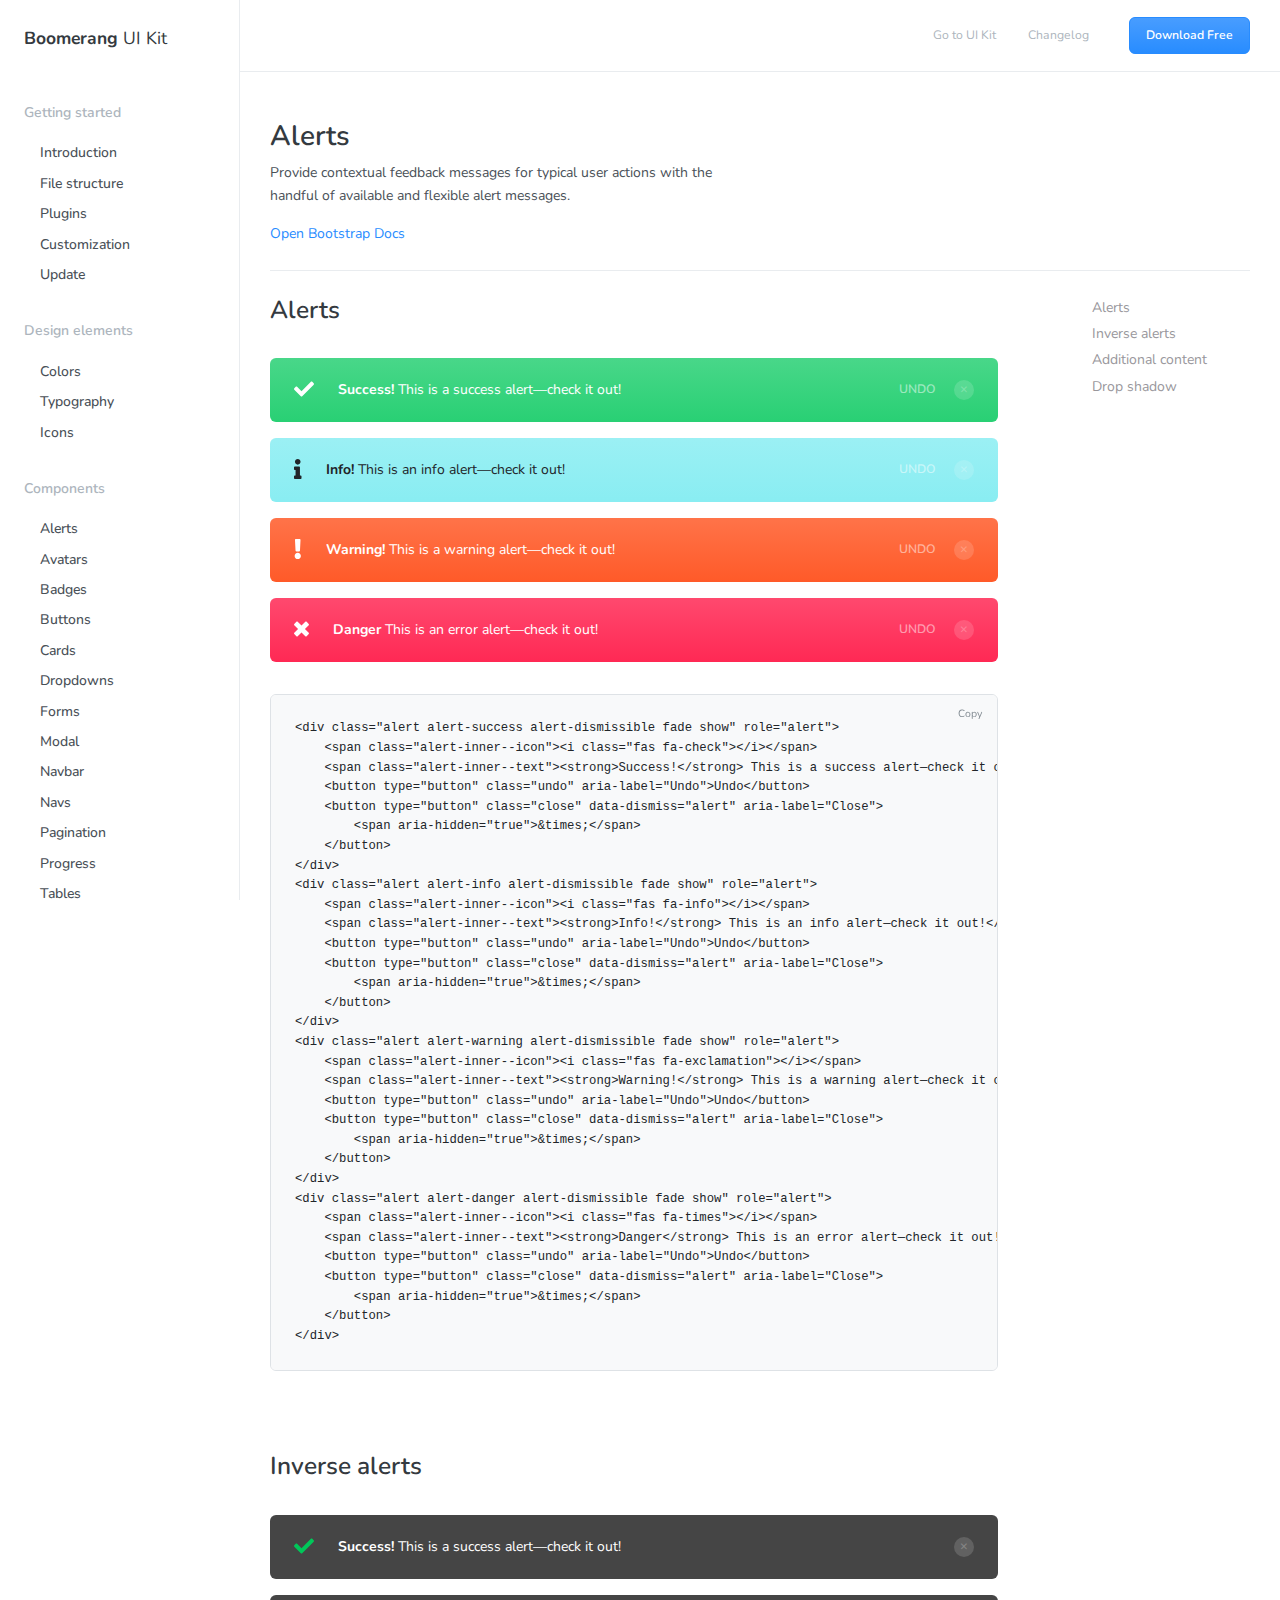
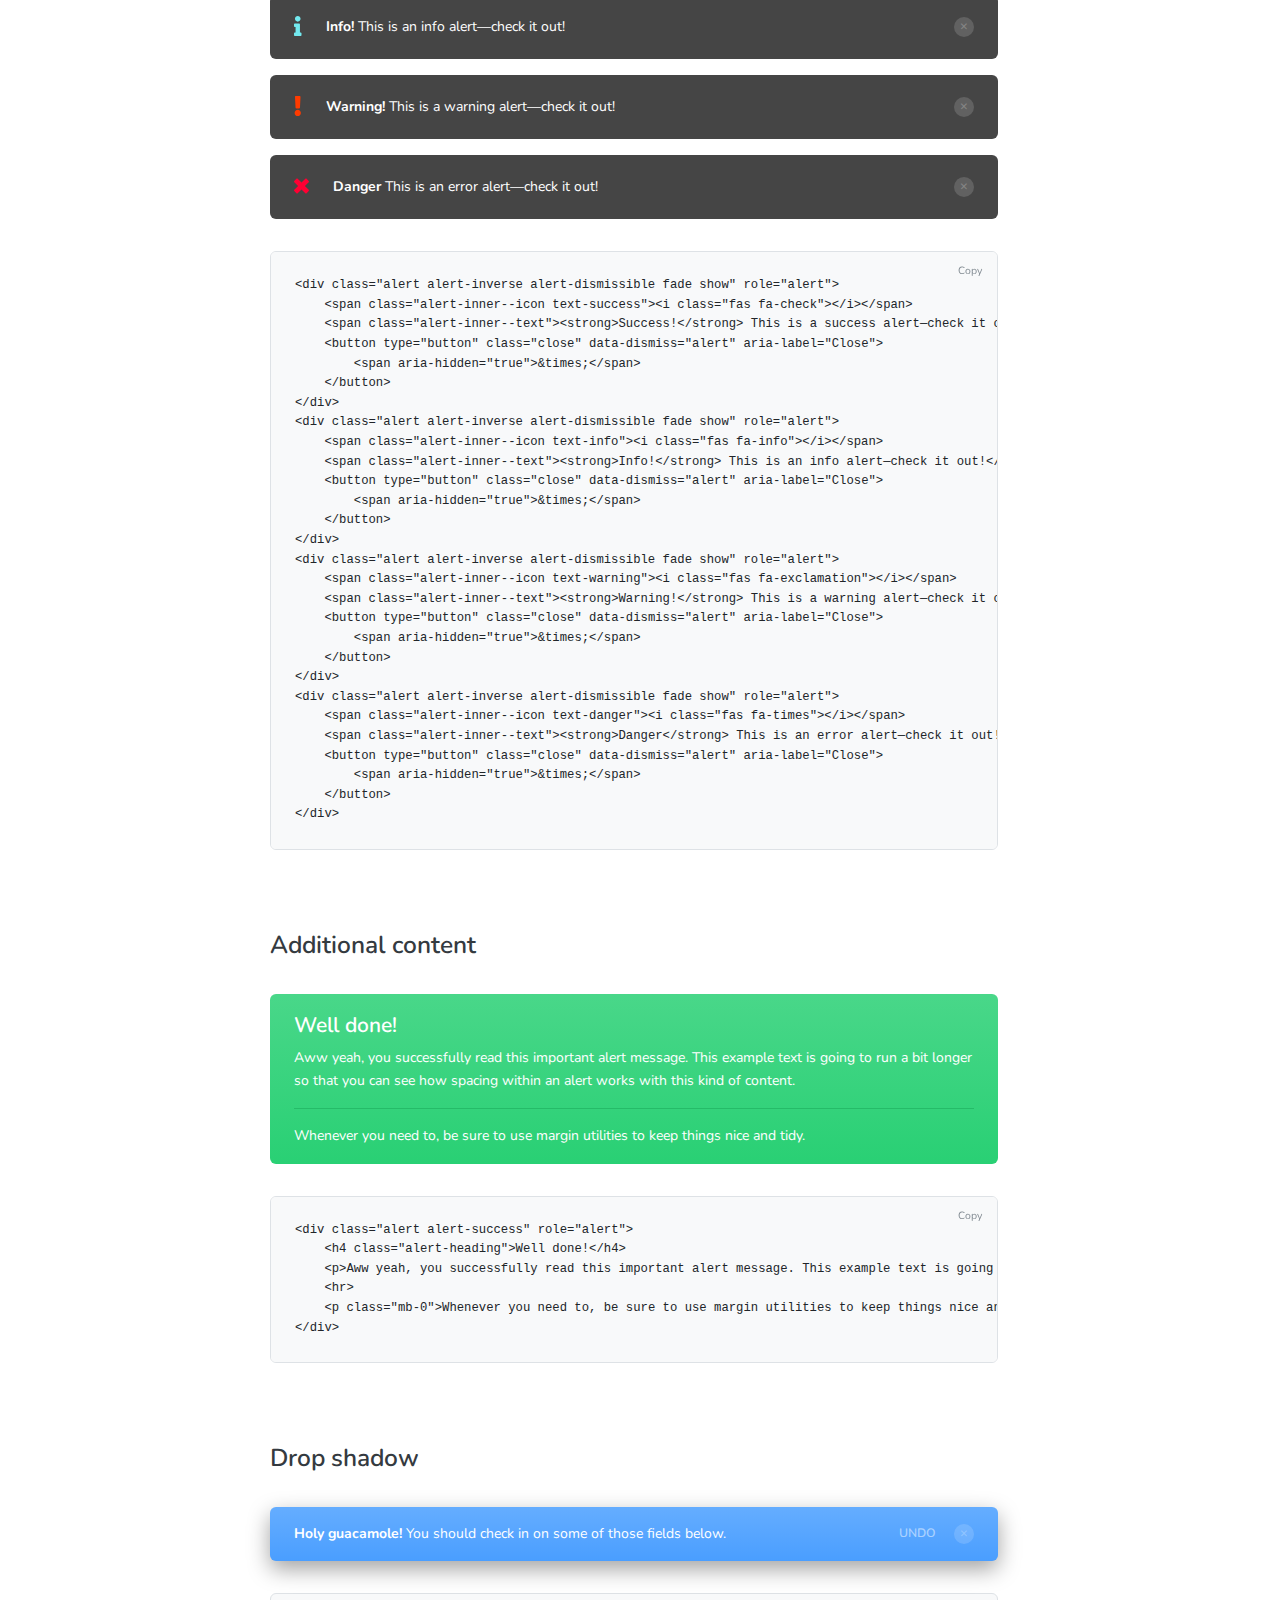
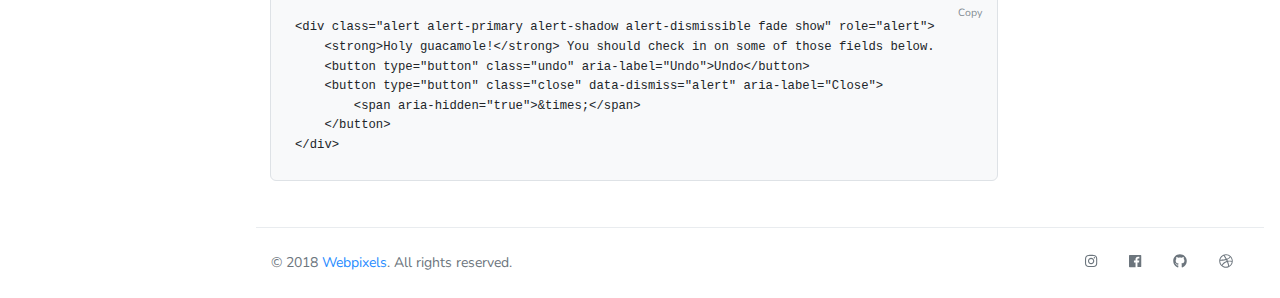
<file: docs/alerts.html>
<!DOCTYPE html>
<html>
  <head>
    <meta charset="utf-8">
    <meta name="viewport" content="width=device-width, initial-scale=1, shrink-to-fit=no">
    <meta name="description" content="Probably the most complete UI kit out there. Multiple functionalities and controls added,  extended color palette and beautiful typography, designed as its own extended version of Bootstrap at  the highest level of quality.                             ">
    <meta name="author" content="Webpixels">
    <title>Boomerang UI Kit - Free Bootstrap Framework by Webpixels</title>
    <!-- Fonts -->
    <link href="https://fonts.googleapis.com/css?family=Nunito:400,600,700,800|Roboto:400,500,700" rel="stylesheet">
    <!-- Plugins -->
    <link rel="stylesheet" href="../assets/vendor/animate/animate.min.css" type="text/css">
    <!-- Theme CSS -->
    <link type="text/css" href="../assets/css/theme.css" rel="stylesheet">
    <!-- Demo CSS - No need to use these in your project -->
    <link rel="stylesheet" href="../assets/vendor/jquery-scrollbar/css/jquery-scrollbar.css">
    <link type="text/css" href="../assets/vendor/highlight/css/highlight.min.css" rel="stylesheet">
    <link type="text/css" href="../assets/css/demo.css" rel="stylesheet">
  </head>
  <body>
    <main class="main">
      <aside class="sidebar" id="nav_docs">
        <div class="sidebar-brand">
          <h1 class="font-weight-400"><a href="../"><span class="font-weight-700">Boomerang</span> UI Kit</a></h1>
        </div>
        <div class="scrollbar-inner">
          <ul class="navigation pr-3">
            <li class="navigation-title">Getting started</li>
            <li class="navigation-item">
              <a href="introduction.html" class="navigation-link">Introduction</a>
            </li>
            <li class="navigation-item">
              <a href="file-structure.html" class="navigation-link">File structure</a>
            </li>
            <li class="navigation-item">
              <a href="plugins.html" class="navigation-link">Plugins</a>
            </li>
            <li class="navigation-item">
              <a href="customization.html" class="navigation-link">Customization</a>
            </li>
            <li class="navigation-item">
              <a href="update.html" class="navigation-link">Update</a>
            </li>
            <li class="navigation-title">Design elements</li>
            <li class="navigation-item">
              <a href="colors.html" class="navigation-link">Colors</a>
            </li>
            <li class="navigation-item">
              <a href="typography.html" class="navigation-link">Typography</a>
            </li>
            <li class="navigation-item">
              <a href="icons.html" class="navigation-link">Icons</a>
            </li>
            <li class="navigation-title">Components</li>
            <li class="navigation-item">
              <a href="alerts.html" class="navigation-link">Alerts</a>
            </li>
            <li class="navigation-item">
              <a href="avatars.html" class="navigation-link">Avatars</a>
            </li>
            <li class="navigation-item">
              <a href="badges.html" class="navigation-link">Badges</a>
            </li>
            <li class="navigation-item">
              <a href="buttons.html" class="navigation-link">Buttons</a>
            </li>
            <li class="navigation-item">
              <a href="cards.html" class="navigation-link">Cards</a>
            </li>
            <li class="navigation-item">
              <a href="dropdowns.html" class="navigation-link">Dropdowns</a>
            </li>
            <li class="navigation-item">
              <a href="forms.html" class="navigation-link">Forms</a>
            </li>
            <li class="navigation-item">
              <a href="modal.html" class="navigation-link">Modal</a>
            </li>
            <li class="navigation-item">
              <a href="navbar.html" class="navigation-link">Navbar</a>
            </li>
            <li class="navigation-item">
              <a href="navs.html" class="navigation-link">Navs</a>
            </li>
            <li class="navigation-item">
              <a href="pagination.html" class="navigation-link">Pagination</a>
            </li>
            <li class="navigation-item">
              <a href="progress.html" class="navigation-link">Progress</a>
            </li>
            <li class="navigation-item">
              <a href="tables.html" class="navigation-link">Tables</a>
            </li>
            <li class="navigation-item">
              <a href="tooltips.html" class="navigation-link">Tooltips</a>
            </li>
          </ul>
        </div>
      </aside>
      <section class="content">
        <div class="header">
          <div class="navigation-trigger d-xl-none" data-action="aside-open" data-target=".sidebar">
            <div class="navigation-trigger-inner">
              <i class="navigation-trigger-line"></i>
              <i class="navigation-trigger-line"></i>
              <i class="navigation-trigger-line"></i>
            </div>
          </div>
          <div class="header-brand d-xl-none">
            <h1><a href="index.html">Boomerang UI Kit</a></h1>
          </div>
          <div class="header-nav ml-auto">
            <ul class="nav align-items-center">
              <li class="nav-item d-none d-md-inline-block">
                <a class="nav-link pl-0 active" href="../">Go to UI Kit</a>
              </li>
              <li class="nav-item d-none d-md-inline-block">
                <a class="nav-link" href="../docs/changelog.html">Changelog</a>
              </li>
              <li class="nav-item ml-4">
                <a href="https://github.com/webpixels/boomerang-ui-kit/archive/master.zip" class="btn btn-sm btn-primary">Download Free</a>
              </li>
            </ul>
          </div>
        </div>
        <div class="content-inner content-docs">
          <div class="container">
            <div class="pt-3 pb-4 mb-4 border-bottom">
              <div class="row">
                <div class="col-lg-6">
                  <h2 class="heading h2 font-weight-bold">Alerts</h2>
                  <p>Provide contextual feedback messages for typical user actions with the handful of available and flexible alert messages.</p>
                  <a href="http://getbootstrap.com/docs/4.0/components/alerts" target="_blank">Open Bootstrap Docs</a>
                </div>
              </div>
            </div>
            <div class="row">
              <div class="col-lg-9">
                <h3 id="alerts">Alerts</h3>
                <div class="code-example">
                  <div class="alert alert-success alert-dismissible fade show" role="alert">
                    <span class="alert-inner--icon"><i class="fas fa-check"></i></span>
                    <span class="alert-inner--text"><strong>Success!</strong> This is a success alert—check it out!</span>
                    <button type="button" class="undo" aria-label="Undo">Undo</button>
                    <button type="button" class="close" data-dismiss="alert" aria-label="Close">
                      <span aria-hidden="true">&times;</span>
                    </button>
                  </div>
                  <div class="alert alert-info alert-dismissible fade show" role="alert">
                    <span class="alert-inner--icon"><i class="fas fa-info"></i></span>
                    <span class="alert-inner--text"><strong>Info!</strong> This is an info alert—check it out!</span>
                    <button type="button" class="undo" aria-label="Undo">Undo</button>
                    <button type="button" class="close" data-dismiss="alert" aria-label="Close">
                      <span aria-hidden="true">&times;</span>
                    </button>
                  </div>
                  <div class="alert alert-warning alert-dismissible fade show" role="alert">
                    <span class="alert-inner--icon"><i class="fas fa-exclamation"></i></span>
                    <span class="alert-inner--text"><strong>Warning!</strong> This is a warning alert—check it out!</span>
                    <button type="button" class="undo" aria-label="Undo">Undo</button>
                    <button type="button" class="close" data-dismiss="alert" aria-label="Close">
                      <span aria-hidden="true">&times;</span>
                    </button>
                  </div>
                  <div class="alert alert-danger alert-dismissible fade show" role="alert">
                    <span class="alert-inner--icon"><i class="fas fa-times"></i></span>
                    <span class="alert-inner--text"><strong>Danger</strong> This is an error alert—check it out!</span>
                    <button type="button" class="undo" aria-label="Undo">Undo</button>
                    <button type="button" class="close" data-dismiss="alert" aria-label="Close">
                      <span aria-hidden="true">&times;</span>
                    </button>
                  </div>
                </div>
                <div class="highlight">
                  <pre><code class="language-html" data-lang="html"><span class="nt">&lt;div</span> <span class="na">class=</span><span class="s">"alert alert-success alert-dismissible fade show"</span> <span class="na">role=</span><span class="s">"alert"</span><span class="nt">&gt;</span>
    <span class="nt">&lt;span</span> <span class="na">class=</span><span class="s">"alert-inner--icon"</span><span class="nt">&gt;&lt;i</span> <span class="na">class=</span><span class="s">"fas fa-check"</span><span class="nt">&gt;&lt;/i&gt;&lt;/span&gt;</span>
    <span class="nt">&lt;span</span> <span class="na">class=</span><span class="s">"alert-inner--text"</span><span class="nt">&gt;&lt;strong&gt;</span>Success!<span class="nt">&lt;/strong&gt;</span> This is a success alert—check it out!<span class="nt">&lt;/span&gt;</span>
    <span class="nt">&lt;button</span> <span class="na">type=</span><span class="s">"button"</span> <span class="na">class=</span><span class="s">"undo"</span> <span class="na">aria-label=</span><span class="s">"Undo"</span><span class="nt">&gt;</span>Undo<span class="nt">&lt;/button&gt;</span>
    <span class="nt">&lt;button</span> <span class="na">type=</span><span class="s">"button"</span> <span class="na">class=</span><span class="s">"close"</span> <span class="na">data-dismiss=</span><span class="s">"alert"</span> <span class="na">aria-label=</span><span class="s">"Close"</span><span class="nt">&gt;</span>
        <span class="nt">&lt;span</span> <span class="na">aria-hidden=</span><span class="s">"true"</span><span class="nt">&gt;</span><span class="ni">&amp;times;</span><span class="nt">&lt;/span&gt;</span>
    <span class="nt">&lt;/button&gt;</span>
<span class="nt">&lt;/div&gt;</span>
<span class="nt">&lt;div</span> <span class="na">class=</span><span class="s">"alert alert-info alert-dismissible fade show"</span> <span class="na">role=</span><span class="s">"alert"</span><span class="nt">&gt;</span>
    <span class="nt">&lt;span</span> <span class="na">class=</span><span class="s">"alert-inner--icon"</span><span class="nt">&gt;&lt;i</span> <span class="na">class=</span><span class="s">"fas fa-info"</span><span class="nt">&gt;&lt;/i&gt;&lt;/span&gt;</span>
    <span class="nt">&lt;span</span> <span class="na">class=</span><span class="s">"alert-inner--text"</span><span class="nt">&gt;&lt;strong&gt;</span>Info!<span class="nt">&lt;/strong&gt;</span> This is an info alert—check it out!<span class="nt">&lt;/span&gt;</span>
    <span class="nt">&lt;button</span> <span class="na">type=</span><span class="s">"button"</span> <span class="na">class=</span><span class="s">"undo"</span> <span class="na">aria-label=</span><span class="s">"Undo"</span><span class="nt">&gt;</span>Undo<span class="nt">&lt;/button&gt;</span>
    <span class="nt">&lt;button</span> <span class="na">type=</span><span class="s">"button"</span> <span class="na">class=</span><span class="s">"close"</span> <span class="na">data-dismiss=</span><span class="s">"alert"</span> <span class="na">aria-label=</span><span class="s">"Close"</span><span class="nt">&gt;</span>
        <span class="nt">&lt;span</span> <span class="na">aria-hidden=</span><span class="s">"true"</span><span class="nt">&gt;</span><span class="ni">&amp;times;</span><span class="nt">&lt;/span&gt;</span>
    <span class="nt">&lt;/button&gt;</span>
<span class="nt">&lt;/div&gt;</span>
<span class="nt">&lt;div</span> <span class="na">class=</span><span class="s">"alert alert-warning alert-dismissible fade show"</span> <span class="na">role=</span><span class="s">"alert"</span><span class="nt">&gt;</span>
    <span class="nt">&lt;span</span> <span class="na">class=</span><span class="s">"alert-inner--icon"</span><span class="nt">&gt;&lt;i</span> <span class="na">class=</span><span class="s">"fas fa-exclamation"</span><span class="nt">&gt;&lt;/i&gt;&lt;/span&gt;</span>
    <span class="nt">&lt;span</span> <span class="na">class=</span><span class="s">"alert-inner--text"</span><span class="nt">&gt;&lt;strong&gt;</span>Warning!<span class="nt">&lt;/strong&gt;</span> This is a warning alert—check it out!<span class="nt">&lt;/span&gt;</span>
    <span class="nt">&lt;button</span> <span class="na">type=</span><span class="s">"button"</span> <span class="na">class=</span><span class="s">"undo"</span> <span class="na">aria-label=</span><span class="s">"Undo"</span><span class="nt">&gt;</span>Undo<span class="nt">&lt;/button&gt;</span>
    <span class="nt">&lt;button</span> <span class="na">type=</span><span class="s">"button"</span> <span class="na">class=</span><span class="s">"close"</span> <span class="na">data-dismiss=</span><span class="s">"alert"</span> <span class="na">aria-label=</span><span class="s">"Close"</span><span class="nt">&gt;</span>
        <span class="nt">&lt;span</span> <span class="na">aria-hidden=</span><span class="s">"true"</span><span class="nt">&gt;</span><span class="ni">&amp;times;</span><span class="nt">&lt;/span&gt;</span>
    <span class="nt">&lt;/button&gt;</span>
<span class="nt">&lt;/div&gt;</span>
<span class="nt">&lt;div</span> <span class="na">class=</span><span class="s">"alert alert-danger alert-dismissible fade show"</span> <span class="na">role=</span><span class="s">"alert"</span><span class="nt">&gt;</span>
    <span class="nt">&lt;span</span> <span class="na">class=</span><span class="s">"alert-inner--icon"</span><span class="nt">&gt;&lt;i</span> <span class="na">class=</span><span class="s">"fas fa-times"</span><span class="nt">&gt;&lt;/i&gt;&lt;/span&gt;</span>
    <span class="nt">&lt;span</span> <span class="na">class=</span><span class="s">"alert-inner--text"</span><span class="nt">&gt;&lt;strong&gt;</span>Danger<span class="nt">&lt;/strong&gt;</span> This is an error alert—check it out!<span class="nt">&lt;/span&gt;</span>
    <span class="nt">&lt;button</span> <span class="na">type=</span><span class="s">"button"</span> <span class="na">class=</span><span class="s">"undo"</span> <span class="na">aria-label=</span><span class="s">"Undo"</span><span class="nt">&gt;</span>Undo<span class="nt">&lt;/button&gt;</span>
    <span class="nt">&lt;button</span> <span class="na">type=</span><span class="s">"button"</span> <span class="na">class=</span><span class="s">"close"</span> <span class="na">data-dismiss=</span><span class="s">"alert"</span> <span class="na">aria-label=</span><span class="s">"Close"</span><span class="nt">&gt;</span>
        <span class="nt">&lt;span</span> <span class="na">aria-hidden=</span><span class="s">"true"</span><span class="nt">&gt;</span><span class="ni">&amp;times;</span><span class="nt">&lt;/span&gt;</span>
    <span class="nt">&lt;/button&gt;</span>
<span class="nt">&lt;/div&gt;</span></code></pre>
                </div>
                <h3 id="inverse-alerts">Inverse alerts</h3>
                <div class="code-example">
                  <div class="alert alert-inverse alert-dismissible fade show" role="alert">
                    <span class="alert-inner--icon text-success"><i class="fas fa-check"></i></span>
                    <span class="alert-inner--text"><strong>Success!</strong> This is a success alert—check it out!</span>
                    <button type="button" class="close" data-dismiss="alert" aria-label="Close">
                      <span aria-hidden="true">&times;</span>
                    </button>
                  </div>
                  <div class="alert alert-inverse alert-dismissible fade show" role="alert">
                    <span class="alert-inner--icon text-info"><i class="fas fa-info"></i></span>
                    <span class="alert-inner--text"><strong>Info!</strong> This is an info alert—check it out!</span>
                    <button type="button" class="close" data-dismiss="alert" aria-label="Close">
                      <span aria-hidden="true">&times;</span>
                    </button>
                  </div>
                  <div class="alert alert-inverse alert-dismissible fade show" role="alert">
                    <span class="alert-inner--icon text-warning"><i class="fas fa-exclamation"></i></span>
                    <span class="alert-inner--text"><strong>Warning!</strong> This is a warning alert—check it out!</span>
                    <button type="button" class="close" data-dismiss="alert" aria-label="Close">
                      <span aria-hidden="true">&times;</span>
                    </button>
                  </div>
                  <div class="alert alert-inverse alert-dismissible fade show" role="alert">
                    <span class="alert-inner--icon text-danger"><i class="fas fa-times"></i></span>
                    <span class="alert-inner--text"><strong>Danger</strong> This is an error alert—check it out!</span>
                    <button type="button" class="close" data-dismiss="alert" aria-label="Close">
                      <span aria-hidden="true">&times;</span>
                    </button>
                  </div>
                </div>
                <div class="highlight">
                  <pre><code class="language-html" data-lang="html"><span class="nt">&lt;div</span> <span class="na">class=</span><span class="s">"alert alert-inverse alert-dismissible fade show"</span> <span class="na">role=</span><span class="s">"alert"</span><span class="nt">&gt;</span>
    <span class="nt">&lt;span</span> <span class="na">class=</span><span class="s">"alert-inner--icon text-success"</span><span class="nt">&gt;&lt;i</span> <span class="na">class=</span><span class="s">"fas fa-check"</span><span class="nt">&gt;&lt;/i&gt;&lt;/span&gt;</span>
    <span class="nt">&lt;span</span> <span class="na">class=</span><span class="s">"alert-inner--text"</span><span class="nt">&gt;&lt;strong&gt;</span>Success!<span class="nt">&lt;/strong&gt;</span> This is a success alert—check it out!<span class="nt">&lt;/span&gt;</span>
    <span class="nt">&lt;button</span> <span class="na">type=</span><span class="s">"button"</span> <span class="na">class=</span><span class="s">"close"</span> <span class="na">data-dismiss=</span><span class="s">"alert"</span> <span class="na">aria-label=</span><span class="s">"Close"</span><span class="nt">&gt;</span>
        <span class="nt">&lt;span</span> <span class="na">aria-hidden=</span><span class="s">"true"</span><span class="nt">&gt;</span><span class="ni">&amp;times;</span><span class="nt">&lt;/span&gt;</span>
    <span class="nt">&lt;/button&gt;</span>
<span class="nt">&lt;/div&gt;</span>
<span class="nt">&lt;div</span> <span class="na">class=</span><span class="s">"alert alert-inverse alert-dismissible fade show"</span> <span class="na">role=</span><span class="s">"alert"</span><span class="nt">&gt;</span>
    <span class="nt">&lt;span</span> <span class="na">class=</span><span class="s">"alert-inner--icon text-info"</span><span class="nt">&gt;&lt;i</span> <span class="na">class=</span><span class="s">"fas fa-info"</span><span class="nt">&gt;&lt;/i&gt;&lt;/span&gt;</span>
    <span class="nt">&lt;span</span> <span class="na">class=</span><span class="s">"alert-inner--text"</span><span class="nt">&gt;&lt;strong&gt;</span>Info!<span class="nt">&lt;/strong&gt;</span> This is an info alert—check it out!<span class="nt">&lt;/span&gt;</span>
    <span class="nt">&lt;button</span> <span class="na">type=</span><span class="s">"button"</span> <span class="na">class=</span><span class="s">"close"</span> <span class="na">data-dismiss=</span><span class="s">"alert"</span> <span class="na">aria-label=</span><span class="s">"Close"</span><span class="nt">&gt;</span>
        <span class="nt">&lt;span</span> <span class="na">aria-hidden=</span><span class="s">"true"</span><span class="nt">&gt;</span><span class="ni">&amp;times;</span><span class="nt">&lt;/span&gt;</span>
    <span class="nt">&lt;/button&gt;</span>
<span class="nt">&lt;/div&gt;</span>
<span class="nt">&lt;div</span> <span class="na">class=</span><span class="s">"alert alert-inverse alert-dismissible fade show"</span> <span class="na">role=</span><span class="s">"alert"</span><span class="nt">&gt;</span>
    <span class="nt">&lt;span</span> <span class="na">class=</span><span class="s">"alert-inner--icon text-warning"</span><span class="nt">&gt;&lt;i</span> <span class="na">class=</span><span class="s">"fas fa-exclamation"</span><span class="nt">&gt;&lt;/i&gt;&lt;/span&gt;</span>
    <span class="nt">&lt;span</span> <span class="na">class=</span><span class="s">"alert-inner--text"</span><span class="nt">&gt;&lt;strong&gt;</span>Warning!<span class="nt">&lt;/strong&gt;</span> This is a warning alert—check it out!<span class="nt">&lt;/span&gt;</span>
    <span class="nt">&lt;button</span> <span class="na">type=</span><span class="s">"button"</span> <span class="na">class=</span><span class="s">"close"</span> <span class="na">data-dismiss=</span><span class="s">"alert"</span> <span class="na">aria-label=</span><span class="s">"Close"</span><span class="nt">&gt;</span>
        <span class="nt">&lt;span</span> <span class="na">aria-hidden=</span><span class="s">"true"</span><span class="nt">&gt;</span><span class="ni">&amp;times;</span><span class="nt">&lt;/span&gt;</span>
    <span class="nt">&lt;/button&gt;</span>
<span class="nt">&lt;/div&gt;</span>
<span class="nt">&lt;div</span> <span class="na">class=</span><span class="s">"alert alert-inverse alert-dismissible fade show"</span> <span class="na">role=</span><span class="s">"alert"</span><span class="nt">&gt;</span>
    <span class="nt">&lt;span</span> <span class="na">class=</span><span class="s">"alert-inner--icon text-danger"</span><span class="nt">&gt;&lt;i</span> <span class="na">class=</span><span class="s">"fas fa-times"</span><span class="nt">&gt;&lt;/i&gt;&lt;/span&gt;</span>
    <span class="nt">&lt;span</span> <span class="na">class=</span><span class="s">"alert-inner--text"</span><span class="nt">&gt;&lt;strong&gt;</span>Danger<span class="nt">&lt;/strong&gt;</span> This is an error alert—check it out!<span class="nt">&lt;/span&gt;</span>
    <span class="nt">&lt;button</span> <span class="na">type=</span><span class="s">"button"</span> <span class="na">class=</span><span class="s">"close"</span> <span class="na">data-dismiss=</span><span class="s">"alert"</span> <span class="na">aria-label=</span><span class="s">"Close"</span><span class="nt">&gt;</span>
        <span class="nt">&lt;span</span> <span class="na">aria-hidden=</span><span class="s">"true"</span><span class="nt">&gt;</span><span class="ni">&amp;times;</span><span class="nt">&lt;/span&gt;</span>
    <span class="nt">&lt;/button&gt;</span>
<span class="nt">&lt;/div&gt;</span></code></pre>
                </div>
                <h3 id="additional-content">Additional content</h3>
                <div class="code-example">
                  <div class="alert alert-success" role="alert">
                    <h4 class="alert-heading">Well done!</h4>
                    <p>Aww yeah, you successfully read this important alert message. This example text is going to run a bit longer so that you can see how spacing within an alert works with this kind of content.</p>
                    <hr />
                    <p class="mb-0">Whenever you need to, be sure to use margin utilities to keep things nice and tidy.</p>
                  </div>
                </div>
                <div class="highlight">
                  <pre><code class="language-html" data-lang="html"><span class="nt">&lt;div</span> <span class="na">class=</span><span class="s">"alert alert-success"</span> <span class="na">role=</span><span class="s">"alert"</span><span class="nt">&gt;</span>
    <span class="nt">&lt;h4</span> <span class="na">class=</span><span class="s">"alert-heading"</span><span class="nt">&gt;</span>Well done!<span class="nt">&lt;/h4&gt;</span>
    <span class="nt">&lt;p&gt;</span>Aww yeah, you successfully read this important alert message. This example text is going to run a bit longer so that you can see how spacing within an alert works with this kind of content.<span class="nt">&lt;/p&gt;</span>
    <span class="nt">&lt;hr&gt;</span>
    <span class="nt">&lt;p</span> <span class="na">class=</span><span class="s">"mb-0"</span><span class="nt">&gt;</span>Whenever you need to, be sure to use margin utilities to keep things nice and tidy.<span class="nt">&lt;/p&gt;</span>
<span class="nt">&lt;/div&gt;</span></code></pre>
                </div>
                <h3 id="drop-shadow">Drop shadow</h3>
                <div class="code-example">
                  <div class="alert alert-primary alert-shadow alert-dismissible fade show" role="alert">
                    <strong>Holy guacamole!</strong> You should check in on some of those fields below.
                    <button type="button" class="undo" aria-label="Undo">Undo</button>
                    <button type="button" class="close" data-dismiss="alert" aria-label="Close">
                      <span aria-hidden="true">&times;</span>
                    </button>
                  </div>
                </div>
                <div class="highlight">
                  <pre><code class="language-html" data-lang="html"><span class="nt">&lt;div</span> <span class="na">class=</span><span class="s">"alert alert-primary alert-shadow alert-dismissible fade show"</span> <span class="na">role=</span><span class="s">"alert"</span><span class="nt">&gt;</span>
    <span class="nt">&lt;strong&gt;</span>Holy guacamole!<span class="nt">&lt;/strong&gt;</span> You should check in on some of those fields below.
    <span class="nt">&lt;button</span> <span class="na">type=</span><span class="s">"button"</span> <span class="na">class=</span><span class="s">"undo"</span> <span class="na">aria-label=</span><span class="s">"Undo"</span><span class="nt">&gt;</span>Undo<span class="nt">&lt;/button&gt;</span>
    <span class="nt">&lt;button</span> <span class="na">type=</span><span class="s">"button"</span> <span class="na">class=</span><span class="s">"close"</span> <span class="na">data-dismiss=</span><span class="s">"alert"</span> <span class="na">aria-label=</span><span class="s">"Close"</span><span class="nt">&gt;</span>
        <span class="nt">&lt;span</span> <span class="na">aria-hidden=</span><span class="s">"true"</span><span class="nt">&gt;</span><span class="ni">&amp;times;</span><span class="nt">&lt;/span&gt;</span>
    <span class="nt">&lt;/button&gt;</span>
<span class="nt">&lt;/div&gt;</span></code></pre>
                </div>
              </div>
              <div class="col-lg-3 d-none d-lg-inline-block">
                <div class="sidebar-sticky" data-stick-in-parent="true">
                  <ul class="section-nav">
                    <li class="toc-entry toc-h3"><a href="#alerts">Alerts</a></li>
                    <li class="toc-entry toc-h3"><a href="#inverse-alerts">Inverse alerts</a></li>
                    <li class="toc-entry toc-h3"><a href="#additional-content">Additional content</a></li>
                    <li class="toc-entry toc-h3"><a href="#drop-shadow">Drop shadow</a></li>
                  </ul>
                </div>
              </div>
            </div>
          </div>
        </div>
        <footer class="px-3 footer bg-white">
          <div class="container ">
            <div class="row align-items-center py-3 border-top">
              <div class="col-lg-6 text-center text-lg-left mb-2 mb-lg-0">
                &copy; 2018 <a href="https://webpixels.io/" target="_blank">Webpixels</a>. All rights reserved.
              </div>
              <div class="col-lg-6 text-center text-lg-right">
                <ul class="nav justify-content-center justify-content-lg-end">
                  <li class="nav-item">
                    <a class="nav-link active" href="https://instagram.com/webpixelsofficial" target="_blank"><i class="fab fa-instagram"></i></a>
                  </li>
                  <li class="nav-item">
                    <a class="nav-link" href="https://facebook.com/webpixels" target="_blank"><i class="fab fa-facebook"></i></a>
                  </li>
                  <li class="nav-item">
                    <a class="nav-link" href="https://github.com/webpixels" target="_blank"><i class="fab fa-github"></i></a>
                  </li>
                  <li class="nav-item">
                    <a class="nav-link" href="https://dribbble.com/webpixels" target="_blank"><i class="fab fa-dribbble"></i></a>
                  </li>
                </ul>
              </div>
            </div>
          </div>
        </footer>
      </section>
    </main>
    <!-- Core -->
    <script src="../assets/vendor/jquery/jquery.min.js"></script>
    <script src="../assets/vendor/popper/popper.min.js"></script>
    <script src="../assets/js/bootstrap/bootstrap.min.js"></script>
    <!-- FontAwesome 5 -->
    <script src="../assets/vendor/fontawesome/js/fontawesome-all.min.js" defer></script>
    <!-- Scripts used only for this demo only - Remove these in your project -->
    <script src="../assets/vendor/jquery-scrollbar/js/jquery-scrollbar.min.js"></script>
    <script src="../assets/vendor/jquery-scrollLock/jquery-scrollLock.min.js"></script>
    <script src="../assets/vendor/sticky-kit/sticky-kit.min.js"></script>
    <script src="../assets/vendor/highlight/js/highlight.min.js"></script>
    <script src="../assets/vendor/clipboard-js/clipboard.min.js"></script>
    <script src="../assets/vendor/holderjs/holder.min.js"></script>
    <script src="../assets/js/demo.js"></script>
    <!-- Theme JS -->
    <script src="../assets/js/theme.js"></script>
  </body>
</html>
</file>
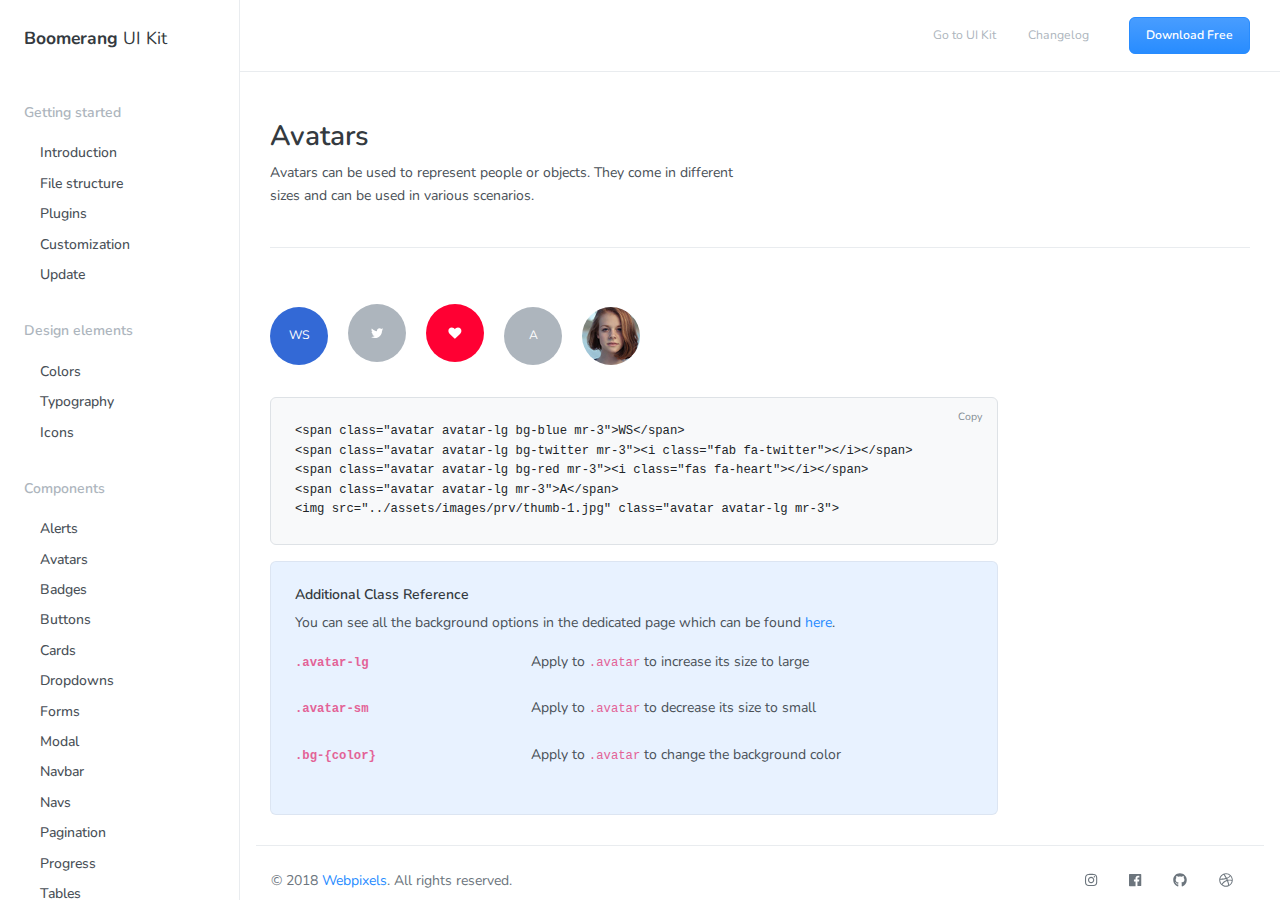
<file: docs/avatars.html>
<!DOCTYPE html>
<html>
  <head>
    <meta charset="utf-8">
    <meta name="viewport" content="width=device-width, initial-scale=1, shrink-to-fit=no">
    <meta name="description" content="Probably the most complete UI kit out there. Multiple functionalities and controls added,  extended color palette and beautiful typography, designed as its own extended version of Bootstrap at  the highest level of quality.                             ">
    <meta name="author" content="Webpixels">
    <title>Boomerang UI Kit - Free Bootstrap Framework by Webpixels</title>
    <!-- Fonts -->
    <link href="https://fonts.googleapis.com/css?family=Nunito:400,600,700,800|Roboto:400,500,700" rel="stylesheet">
    <!-- Plugins -->
    <link rel="stylesheet" href="../assets/vendor/animate/animate.min.css" type="text/css">
    <!-- Theme CSS -->
    <link type="text/css" href="../assets/css/theme.css" rel="stylesheet">
    <!-- Demo CSS - No need to use these in your project -->
    <link rel="stylesheet" href="../assets/vendor/jquery-scrollbar/css/jquery-scrollbar.css">
    <link type="text/css" href="../assets/vendor/highlight/css/highlight.min.css" rel="stylesheet">
    <link type="text/css" href="../assets/css/demo.css" rel="stylesheet">
  </head>
  <body>
    <main class="main">
      <aside class="sidebar" id="nav_docs">
        <div class="sidebar-brand">
          <h1 class="font-weight-400"><a href="../"><span class="font-weight-700">Boomerang</span> UI Kit</a></h1>
        </div>
        <div class="scrollbar-inner">
          <ul class="navigation pr-3">
            <li class="navigation-title">Getting started</li>
            <li class="navigation-item">
              <a href="introduction.html" class="navigation-link">Introduction</a>
            </li>
            <li class="navigation-item">
              <a href="file-structure.html" class="navigation-link">File structure</a>
            </li>
            <li class="navigation-item">
              <a href="plugins.html" class="navigation-link">Plugins</a>
            </li>
            <li class="navigation-item">
              <a href="customization.html" class="navigation-link">Customization</a>
            </li>
            <li class="navigation-item">
              <a href="update.html" class="navigation-link">Update</a>
            </li>
            <li class="navigation-title">Design elements</li>
            <li class="navigation-item">
              <a href="colors.html" class="navigation-link">Colors</a>
            </li>
            <li class="navigation-item">
              <a href="typography.html" class="navigation-link">Typography</a>
            </li>
            <li class="navigation-item">
              <a href="icons.html" class="navigation-link">Icons</a>
            </li>
            <li class="navigation-title">Components</li>
            <li class="navigation-item">
              <a href="alerts.html" class="navigation-link">Alerts</a>
            </li>
            <li class="navigation-item">
              <a href="avatars.html" class="navigation-link">Avatars</a>
            </li>
            <li class="navigation-item">
              <a href="badges.html" class="navigation-link">Badges</a>
            </li>
            <li class="navigation-item">
              <a href="buttons.html" class="navigation-link">Buttons</a>
            </li>
            <li class="navigation-item">
              <a href="cards.html" class="navigation-link">Cards</a>
            </li>
            <li class="navigation-item">
              <a href="dropdowns.html" class="navigation-link">Dropdowns</a>
            </li>
            <li class="navigation-item">
              <a href="forms.html" class="navigation-link">Forms</a>
            </li>
            <li class="navigation-item">
              <a href="modal.html" class="navigation-link">Modal</a>
            </li>
            <li class="navigation-item">
              <a href="navbar.html" class="navigation-link">Navbar</a>
            </li>
            <li class="navigation-item">
              <a href="navs.html" class="navigation-link">Navs</a>
            </li>
            <li class="navigation-item">
              <a href="pagination.html" class="navigation-link">Pagination</a>
            </li>
            <li class="navigation-item">
              <a href="progress.html" class="navigation-link">Progress</a>
            </li>
            <li class="navigation-item">
              <a href="tables.html" class="navigation-link">Tables</a>
            </li>
            <li class="navigation-item">
              <a href="tooltips.html" class="navigation-link">Tooltips</a>
            </li>
          </ul>
        </div>
      </aside>
      <section class="content">
        <div class="header">
          <div class="navigation-trigger d-xl-none" data-action="aside-open" data-target=".sidebar">
            <div class="navigation-trigger-inner">
              <i class="navigation-trigger-line"></i>
              <i class="navigation-trigger-line"></i>
              <i class="navigation-trigger-line"></i>
            </div>
          </div>
          <div class="header-brand d-xl-none">
            <h1><a href="index.html">Boomerang UI Kit</a></h1>
          </div>
          <div class="header-nav ml-auto">
            <ul class="nav align-items-center">
              <li class="nav-item d-none d-md-inline-block">
                <a class="nav-link pl-0 active" href="../">Go to UI Kit</a>
              </li>
              <li class="nav-item d-none d-md-inline-block">
                <a class="nav-link" href="../docs/changelog.html">Changelog</a>
              </li>
              <li class="nav-item ml-4">
                <a href="https://github.com/webpixels/boomerang-ui-kit/archive/master.zip" class="btn btn-sm btn-primary">Download Free</a>
              </li>
            </ul>
          </div>
        </div>
        <div class="content-inner content-docs">
          <div class="container">
            <div class="pt-3 pb-4 mb-4 border-bottom">
              <div class="row">
                <div class="col-lg-6">
                  <h2 class="heading h2 font-weight-bold">Avatars</h2>
                  <p>Avatars can be used to represent people or objects. They come in different sizes and can be used in various scenarios.</p>
                </div>
              </div>
            </div>
            <div class="row">
              <div class="col-lg-9">
                <div class="code-example">
                  <span class="avatar avatar-lg bg-blue mr-3">WS</span>
                  <span class="avatar avatar-lg bg-twitter mr-3"><i class="fab fa-twitter"></i></span>
                  <span class="avatar avatar-lg bg-red mr-3"><i class="fas fa-heart"></i></span>
                  <span class="avatar avatar-lg mr-3">A</span>
                  <img src="../assets/images/prv/thumb-1.jpg" class="avatar avatar-lg mr-3" />
                </div>
                <div class="highlight">
                  <pre><code class="language-html" data-lang="html"><span class="nt">&lt;span</span> <span class="na">class=</span><span class="s">"avatar avatar-lg bg-blue mr-3"</span><span class="nt">&gt;</span>WS<span class="nt">&lt;/span&gt;</span>
<span class="nt">&lt;span</span> <span class="na">class=</span><span class="s">"avatar avatar-lg bg-twitter mr-3"</span><span class="nt">&gt;&lt;i</span> <span class="na">class=</span><span class="s">"fab fa-twitter"</span><span class="nt">&gt;&lt;/i&gt;&lt;/span&gt;</span>
<span class="nt">&lt;span</span> <span class="na">class=</span><span class="s">"avatar avatar-lg bg-red mr-3"</span><span class="nt">&gt;&lt;i</span> <span class="na">class=</span><span class="s">"fas fa-heart"</span><span class="nt">&gt;&lt;/i&gt;&lt;/span&gt;</span>
<span class="nt">&lt;span</span> <span class="na">class=</span><span class="s">"avatar avatar-lg mr-3"</span><span class="nt">&gt;</span>A<span class="nt">&lt;/span&gt;</span>
<span class="nt">&lt;img</span> <span class="na">src=</span><span class="s">"../assets/images/prv/thumb-1.jpg"</span> <span class="na">class=</span><span class="s">"avatar avatar-lg mr-3"</span><span class="nt">&gt;</span></code></pre>
                </div>
                <div class="card bg-secondary">
                  <div class="card-body">
                    <h6 class="title-decorative">Additional Class Reference</h6>
                    <p>You can see all the background options in the dedicated page which can be found <a href="color-palette.html">here</a>.</p>
                    <dl class="row justfiy-content-between">
                      <dt class="col-4"><code>.avatar-lg</code>
                      </dt>
                      <dd class="col-8">Apply to <code>.avatar</code> to increase its size to large</dd>
                    </dl>
                    <dl class="row justfiy-content-between">
                      <dt class="col-4"><code>.avatar-sm</code>
                      </dt>
                      <dd class="col-8">Apply to <code>.avatar</code> to decrease its size to small</dd>
                    </dl>
                    <dl class="row justfiy-content-between">
                      <dt class="col-4"><code>.bg-{color}</code>
                      </dt>
                      <dd class="col-8">Apply to <code>.avatar</code> to change the background color</dd>
                    </dl>
                  </div>
                </div>
              </div>
              <div class="col-lg-3 d-none d-lg-inline-block">
                <div class="sidebar-sticky" data-stick-in-parent="true">
                </div>
              </div>
            </div>
          </div>
        </div>
        <footer class="px-3 footer bg-white">
          <div class="container ">
            <div class="row align-items-center py-3 border-top">
              <div class="col-lg-6 text-center text-lg-left mb-2 mb-lg-0">
                &copy; 2018 <a href="https://webpixels.io/" target="_blank">Webpixels</a>. All rights reserved.
              </div>
              <div class="col-lg-6 text-center text-lg-right">
                <ul class="nav justify-content-center justify-content-lg-end">
                  <li class="nav-item">
                    <a class="nav-link active" href="https://instagram.com/webpixelsofficial" target="_blank"><i class="fab fa-instagram"></i></a>
                  </li>
                  <li class="nav-item">
                    <a class="nav-link" href="https://facebook.com/webpixels" target="_blank"><i class="fab fa-facebook"></i></a>
                  </li>
                  <li class="nav-item">
                    <a class="nav-link" href="https://github.com/webpixels" target="_blank"><i class="fab fa-github"></i></a>
                  </li>
                  <li class="nav-item">
                    <a class="nav-link" href="https://dribbble.com/webpixels" target="_blank"><i class="fab fa-dribbble"></i></a>
                  </li>
                </ul>
              </div>
            </div>
          </div>
        </footer>
      </section>
    </main>
    <!-- Core -->
    <script src="../assets/vendor/jquery/jquery.min.js"></script>
    <script src="../assets/vendor/popper/popper.min.js"></script>
    <script src="../assets/js/bootstrap/bootstrap.min.js"></script>
    <!-- FontAwesome 5 -->
    <script src="../assets/vendor/fontawesome/js/fontawesome-all.min.js" defer></script>
    <!-- Scripts used only for this demo only - Remove these in your project -->
    <script src="../assets/vendor/jquery-scrollbar/js/jquery-scrollbar.min.js"></script>
    <script src="../assets/vendor/jquery-scrollLock/jquery-scrollLock.min.js"></script>
    <script src="../assets/vendor/sticky-kit/sticky-kit.min.js"></script>
    <script src="../assets/vendor/highlight/js/highlight.min.js"></script>
    <script src="../assets/vendor/clipboard-js/clipboard.min.js"></script>
    <script src="../assets/vendor/holderjs/holder.min.js"></script>
    <script src="../assets/js/demo.js"></script>
    <!-- Theme JS -->
    <script src="../assets/js/theme.js"></script>
  </body>
</html>
</file>
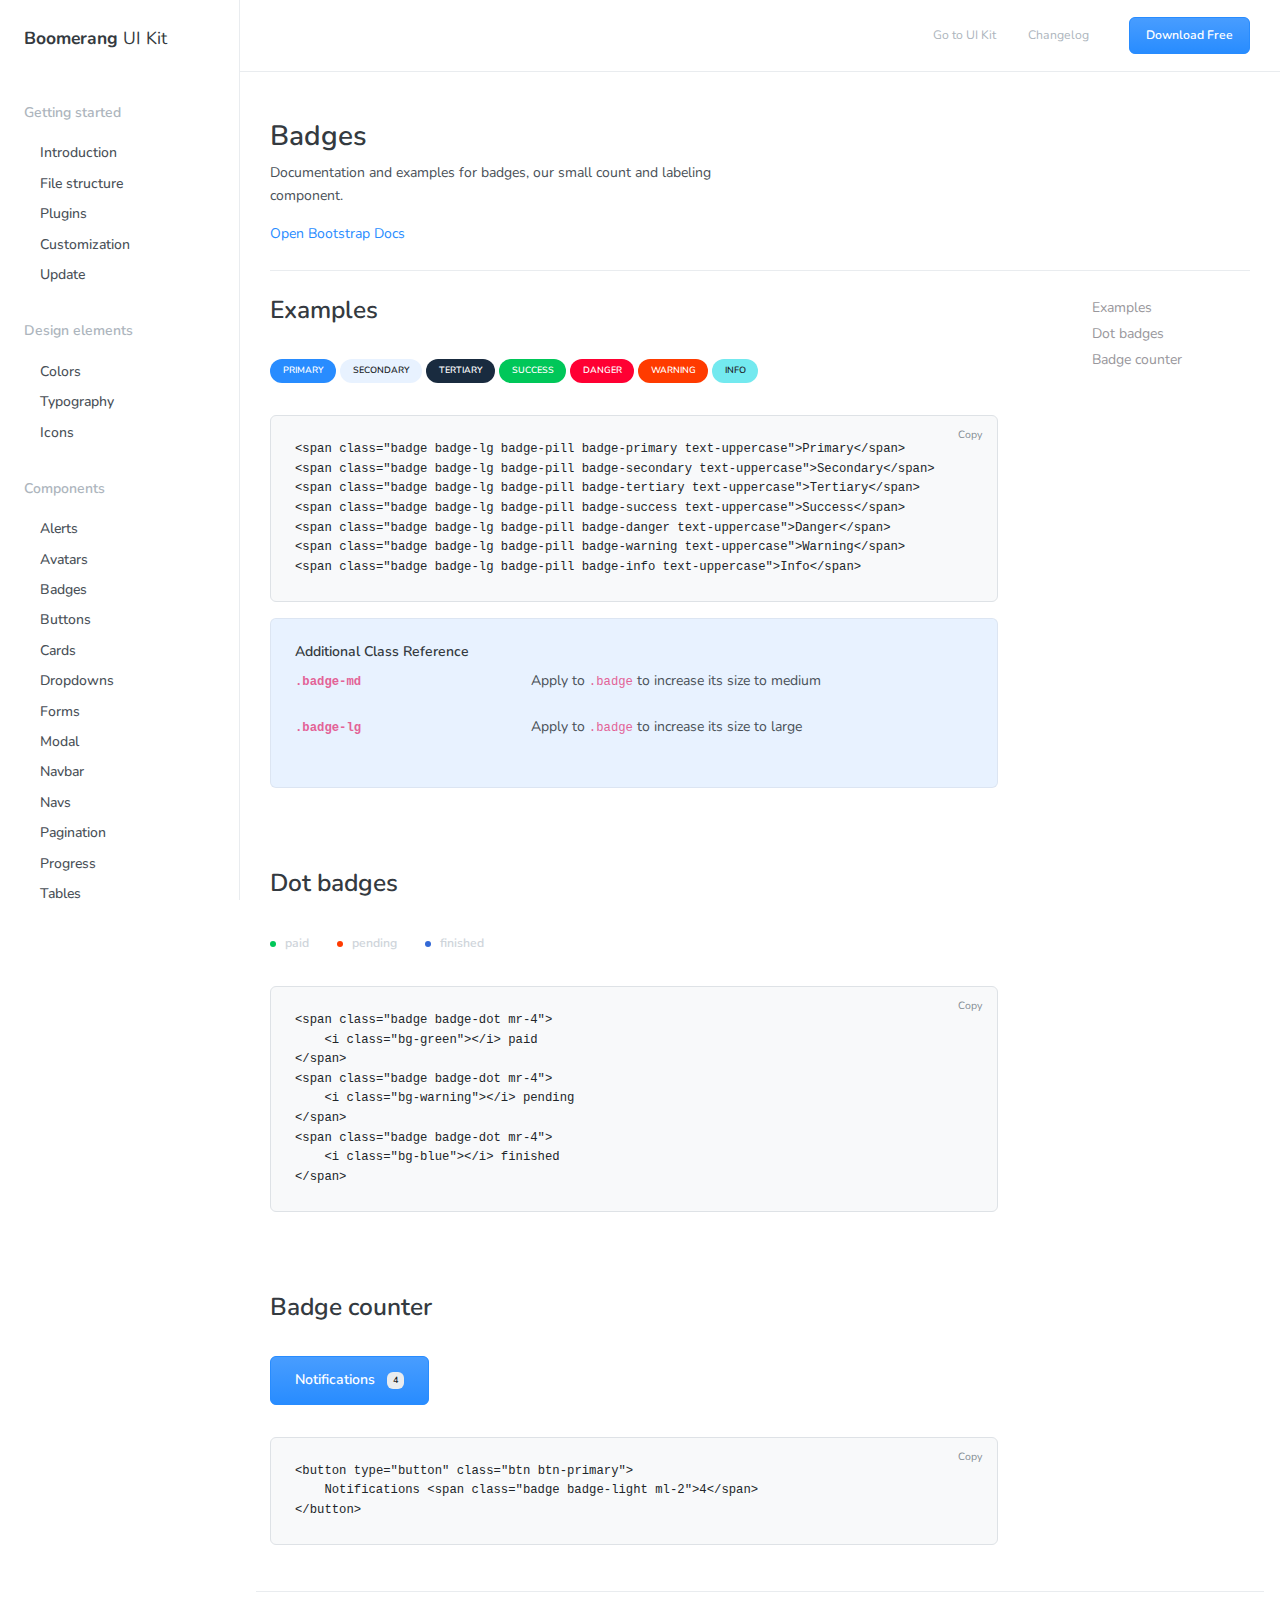
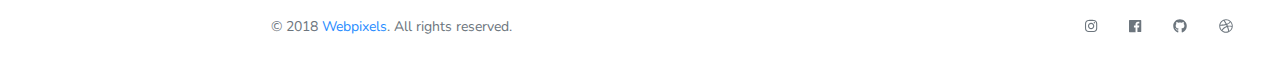
<file: docs/badges.html>
<!DOCTYPE html>
<html>
  <head>
    <meta charset="utf-8">
    <meta name="viewport" content="width=device-width, initial-scale=1, shrink-to-fit=no">
    <meta name="description" content="Probably the most complete UI kit out there. Multiple functionalities and controls added,  extended color palette and beautiful typography, designed as its own extended version of Bootstrap at  the highest level of quality.                             ">
    <meta name="author" content="Webpixels">
    <title>Boomerang UI Kit - Free Bootstrap Framework by Webpixels</title>
    <!-- Fonts -->
    <link href="https://fonts.googleapis.com/css?family=Nunito:400,600,700,800|Roboto:400,500,700" rel="stylesheet">
    <!-- Plugins -->
    <link rel="stylesheet" href="../assets/vendor/animate/animate.min.css" type="text/css">
    <!-- Theme CSS -->
    <link type="text/css" href="../assets/css/theme.css" rel="stylesheet">
    <!-- Demo CSS - No need to use these in your project -->
    <link rel="stylesheet" href="../assets/vendor/jquery-scrollbar/css/jquery-scrollbar.css">
    <link type="text/css" href="../assets/vendor/highlight/css/highlight.min.css" rel="stylesheet">
    <link type="text/css" href="../assets/css/demo.css" rel="stylesheet">
  </head>
  <body>
    <main class="main">
      <aside class="sidebar" id="nav_docs">
        <div class="sidebar-brand">
          <h1 class="font-weight-400"><a href="../"><span class="font-weight-700">Boomerang</span> UI Kit</a></h1>
        </div>
        <div class="scrollbar-inner">
          <ul class="navigation pr-3">
            <li class="navigation-title">Getting started</li>
            <li class="navigation-item">
              <a href="introduction.html" class="navigation-link">Introduction</a>
            </li>
            <li class="navigation-item">
              <a href="file-structure.html" class="navigation-link">File structure</a>
            </li>
            <li class="navigation-item">
              <a href="plugins.html" class="navigation-link">Plugins</a>
            </li>
            <li class="navigation-item">
              <a href="customization.html" class="navigation-link">Customization</a>
            </li>
            <li class="navigation-item">
              <a href="update.html" class="navigation-link">Update</a>
            </li>
            <li class="navigation-title">Design elements</li>
            <li class="navigation-item">
              <a href="colors.html" class="navigation-link">Colors</a>
            </li>
            <li class="navigation-item">
              <a href="typography.html" class="navigation-link">Typography</a>
            </li>
            <li class="navigation-item">
              <a href="icons.html" class="navigation-link">Icons</a>
            </li>
            <li class="navigation-title">Components</li>
            <li class="navigation-item">
              <a href="alerts.html" class="navigation-link">Alerts</a>
            </li>
            <li class="navigation-item">
              <a href="avatars.html" class="navigation-link">Avatars</a>
            </li>
            <li class="navigation-item">
              <a href="badges.html" class="navigation-link">Badges</a>
            </li>
            <li class="navigation-item">
              <a href="buttons.html" class="navigation-link">Buttons</a>
            </li>
            <li class="navigation-item">
              <a href="cards.html" class="navigation-link">Cards</a>
            </li>
            <li class="navigation-item">
              <a href="dropdowns.html" class="navigation-link">Dropdowns</a>
            </li>
            <li class="navigation-item">
              <a href="forms.html" class="navigation-link">Forms</a>
            </li>
            <li class="navigation-item">
              <a href="modal.html" class="navigation-link">Modal</a>
            </li>
            <li class="navigation-item">
              <a href="navbar.html" class="navigation-link">Navbar</a>
            </li>
            <li class="navigation-item">
              <a href="navs.html" class="navigation-link">Navs</a>
            </li>
            <li class="navigation-item">
              <a href="pagination.html" class="navigation-link">Pagination</a>
            </li>
            <li class="navigation-item">
              <a href="progress.html" class="navigation-link">Progress</a>
            </li>
            <li class="navigation-item">
              <a href="tables.html" class="navigation-link">Tables</a>
            </li>
            <li class="navigation-item">
              <a href="tooltips.html" class="navigation-link">Tooltips</a>
            </li>
          </ul>
        </div>
      </aside>
      <section class="content">
        <div class="header">
          <div class="navigation-trigger d-xl-none" data-action="aside-open" data-target=".sidebar">
            <div class="navigation-trigger-inner">
              <i class="navigation-trigger-line"></i>
              <i class="navigation-trigger-line"></i>
              <i class="navigation-trigger-line"></i>
            </div>
          </div>
          <div class="header-brand d-xl-none">
            <h1><a href="index.html">Boomerang UI Kit</a></h1>
          </div>
          <div class="header-nav ml-auto">
            <ul class="nav align-items-center">
              <li class="nav-item d-none d-md-inline-block">
                <a class="nav-link pl-0 active" href="../">Go to UI Kit</a>
              </li>
              <li class="nav-item d-none d-md-inline-block">
                <a class="nav-link" href="../docs/changelog.html">Changelog</a>
              </li>
              <li class="nav-item ml-4">
                <a href="https://github.com/webpixels/boomerang-ui-kit/archive/master.zip" class="btn btn-sm btn-primary">Download Free</a>
              </li>
            </ul>
          </div>
        </div>
        <div class="content-inner content-docs">
          <div class="container">
            <div class="pt-3 pb-4 mb-4 border-bottom">
              <div class="row">
                <div class="col-lg-6">
                  <h2 class="heading h2 font-weight-bold">Badges</h2>
                  <p>Documentation and examples for badges, our small count and labeling component.</p>
                  <a href="http://getbootstrap.com/docs/4.0/components/badge" target="_blank">Open Bootstrap Docs</a>
                </div>
              </div>
            </div>
            <div class="row">
              <div class="col-lg-9">
                <h3 id="examples">Examples</h3>
                <div class="code-example">
                  <span class="badge badge-lg badge-pill badge-primary text-uppercase">Primary</span>
                  <span class="badge badge-lg badge-pill badge-secondary text-uppercase">Secondary</span>
                  <span class="badge badge-lg badge-pill badge-tertiary text-uppercase">Tertiary</span>
                  <span class="badge badge-lg badge-pill badge-success text-uppercase">Success</span>
                  <span class="badge badge-lg badge-pill badge-danger text-uppercase">Danger</span>
                  <span class="badge badge-lg badge-pill badge-warning text-uppercase">Warning</span>
                  <span class="badge badge-lg badge-pill badge-info text-uppercase">Info</span>
                </div>
                <div class="highlight">
                  <pre><code class="language-html" data-lang="html"><span class="nt">&lt;span</span> <span class="na">class=</span><span class="s">"badge badge-lg badge-pill badge-primary text-uppercase"</span><span class="nt">&gt;</span>Primary<span class="nt">&lt;/span&gt;</span>
<span class="nt">&lt;span</span> <span class="na">class=</span><span class="s">"badge badge-lg badge-pill badge-secondary text-uppercase"</span><span class="nt">&gt;</span>Secondary<span class="nt">&lt;/span&gt;</span>
<span class="nt">&lt;span</span> <span class="na">class=</span><span class="s">"badge badge-lg badge-pill badge-tertiary text-uppercase"</span><span class="nt">&gt;</span>Tertiary<span class="nt">&lt;/span&gt;</span>
<span class="nt">&lt;span</span> <span class="na">class=</span><span class="s">"badge badge-lg badge-pill badge-success text-uppercase"</span><span class="nt">&gt;</span>Success<span class="nt">&lt;/span&gt;</span>
<span class="nt">&lt;span</span> <span class="na">class=</span><span class="s">"badge badge-lg badge-pill badge-danger text-uppercase"</span><span class="nt">&gt;</span>Danger<span class="nt">&lt;/span&gt;</span>
<span class="nt">&lt;span</span> <span class="na">class=</span><span class="s">"badge badge-lg badge-pill badge-warning text-uppercase"</span><span class="nt">&gt;</span>Warning<span class="nt">&lt;/span&gt;</span>
<span class="nt">&lt;span</span> <span class="na">class=</span><span class="s">"badge badge-lg badge-pill badge-info text-uppercase"</span><span class="nt">&gt;</span>Info<span class="nt">&lt;/span&gt;</span></code></pre>
                </div>
                <div class="card bg-secondary">
                  <div class="card-body">
                    <h6 class="title-decorative">Additional Class Reference</h6>
                    <dl class="row justfiy-content-between">
                      <dt class="col-4"><code>.badge-md</code>
                      </dt>
                      <dd class="col-8">Apply to <code>.badge</code> to increase its size to medium</dd>
                    </dl>
                    <dl class="row justfiy-content-between">
                      <dt class="col-4"><code>.badge-lg</code>
                      </dt>
                      <dd class="col-8">Apply to <code>.badge</code> to increase its size to large</dd>
                    </dl>
                  </div>
                </div>
                <h3 id="dot-badges">Dot badges</h3>
                <div class="code-example">
                  <span class="badge badge-dot mr-4">
                    <i class="bg-green"></i> paid
                  </span>
                  <span class="badge badge-dot mr-4">
                    <i class="bg-warning"></i> pending
                  </span>
                  <span class="badge badge-dot mr-4">
                    <i class="bg-blue"></i> finished
                  </span>
                </div>
                <div class="highlight">
                  <pre><code class="language-html" data-lang="html"><span class="nt">&lt;span</span> <span class="na">class=</span><span class="s">"badge badge-dot mr-4"</span><span class="nt">&gt;</span>
    <span class="nt">&lt;i</span> <span class="na">class=</span><span class="s">"bg-green"</span><span class="nt">&gt;&lt;/i&gt;</span> paid
<span class="nt">&lt;/span&gt;</span>
<span class="nt">&lt;span</span> <span class="na">class=</span><span class="s">"badge badge-dot mr-4"</span><span class="nt">&gt;</span>
    <span class="nt">&lt;i</span> <span class="na">class=</span><span class="s">"bg-warning"</span><span class="nt">&gt;&lt;/i&gt;</span> pending
<span class="nt">&lt;/span&gt;</span>
<span class="nt">&lt;span</span> <span class="na">class=</span><span class="s">"badge badge-dot mr-4"</span><span class="nt">&gt;</span>
    <span class="nt">&lt;i</span> <span class="na">class=</span><span class="s">"bg-blue"</span><span class="nt">&gt;&lt;/i&gt;</span> finished
<span class="nt">&lt;/span&gt;</span></code></pre>
                </div>
                <h3 id="badge-counter">Badge counter</h3>
                <div class="code-example">
                  <button type="button" class="btn btn-primary">
                    Notifications <span class="badge badge-light ml-2">4</span>
                  </button>
                </div>
                <div class="highlight">
                  <pre><code class="language-html" data-lang="html"><span class="nt">&lt;button</span> <span class="na">type=</span><span class="s">"button"</span> <span class="na">class=</span><span class="s">"btn btn-primary"</span><span class="nt">&gt;</span>
    Notifications <span class="nt">&lt;span</span> <span class="na">class=</span><span class="s">"badge badge-light ml-2"</span><span class="nt">&gt;</span>4<span class="nt">&lt;/span&gt;</span>
<span class="nt">&lt;/button&gt;</span></code></pre>
                </div>
              </div>
              <div class="col-lg-3 d-none d-lg-inline-block">
                <div class="sidebar-sticky" data-stick-in-parent="true">
                  <ul class="section-nav">
                    <li class="toc-entry toc-h3"><a href="#examples">Examples</a></li>
                    <li class="toc-entry toc-h3"><a href="#dot-badges">Dot badges</a></li>
                    <li class="toc-entry toc-h3"><a href="#badge-counter">Badge counter</a></li>
                  </ul>
                </div>
              </div>
            </div>
          </div>
        </div>
        <footer class="px-3 footer bg-white">
          <div class="container ">
            <div class="row align-items-center py-3 border-top">
              <div class="col-lg-6 text-center text-lg-left mb-2 mb-lg-0">
                &copy; 2018 <a href="https://webpixels.io/" target="_blank">Webpixels</a>. All rights reserved.
              </div>
              <div class="col-lg-6 text-center text-lg-right">
                <ul class="nav justify-content-center justify-content-lg-end">
                  <li class="nav-item">
                    <a class="nav-link active" href="https://instagram.com/webpixelsofficial" target="_blank"><i class="fab fa-instagram"></i></a>
                  </li>
                  <li class="nav-item">
                    <a class="nav-link" href="https://facebook.com/webpixels" target="_blank"><i class="fab fa-facebook"></i></a>
                  </li>
                  <li class="nav-item">
                    <a class="nav-link" href="https://github.com/webpixels" target="_blank"><i class="fab fa-github"></i></a>
                  </li>
                  <li class="nav-item">
                    <a class="nav-link" href="https://dribbble.com/webpixels" target="_blank"><i class="fab fa-dribbble"></i></a>
                  </li>
                </ul>
              </div>
            </div>
          </div>
        </footer>
      </section>
    </main>
    <!-- Core -->
    <script src="../assets/vendor/jquery/jquery.min.js"></script>
    <script src="../assets/vendor/popper/popper.min.js"></script>
    <script src="../assets/js/bootstrap/bootstrap.min.js"></script>
    <!-- FontAwesome 5 -->
    <script src="../assets/vendor/fontawesome/js/fontawesome-all.min.js" defer></script>
    <!-- Scripts used only for this demo only - Remove these in your project -->
    <script src="../assets/vendor/jquery-scrollbar/js/jquery-scrollbar.min.js"></script>
    <script src="../assets/vendor/jquery-scrollLock/jquery-scrollLock.min.js"></script>
    <script src="../assets/vendor/sticky-kit/sticky-kit.min.js"></script>
    <script src="../assets/vendor/highlight/js/highlight.min.js"></script>
    <script src="../assets/vendor/clipboard-js/clipboard.min.js"></script>
    <script src="../assets/vendor/holderjs/holder.min.js"></script>
    <script src="../assets/js/demo.js"></script>
    <!-- Theme JS -->
    <script src="../assets/js/theme.js"></script>
  </body>
</html>
</file>
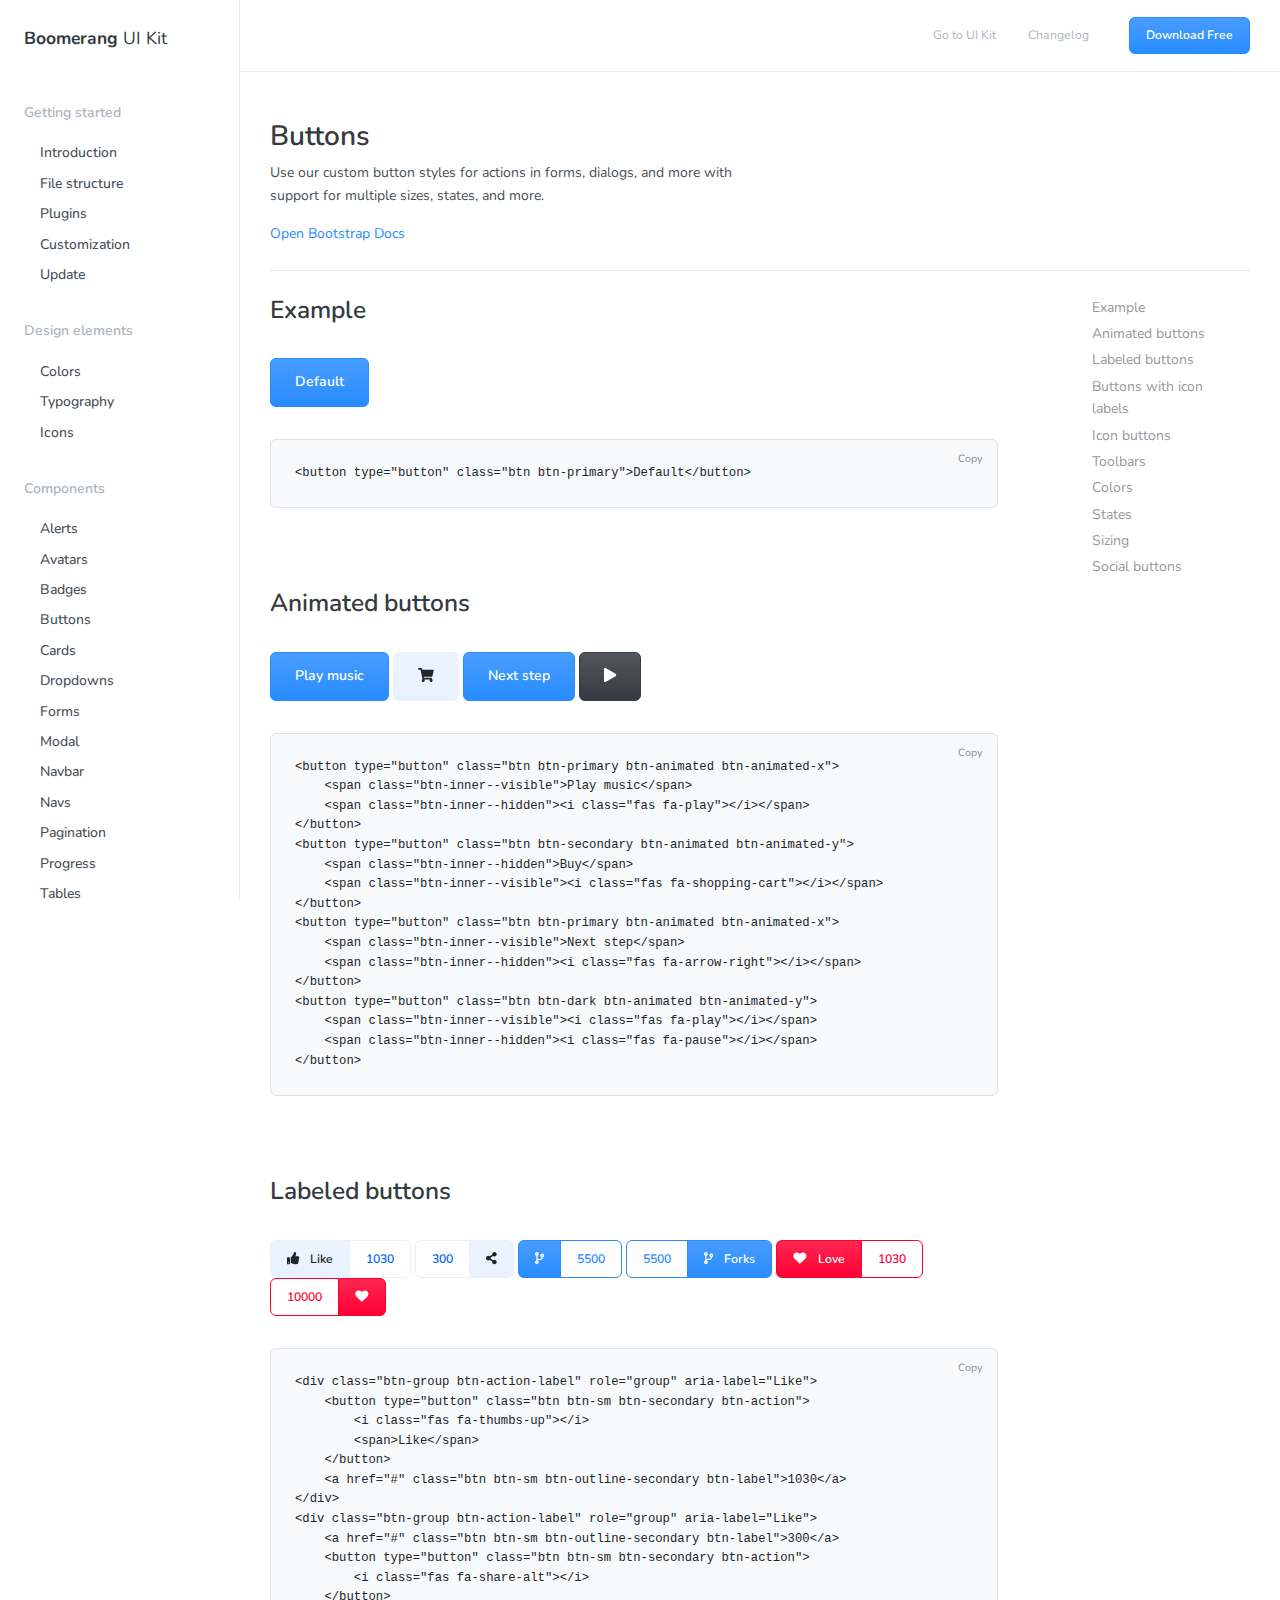
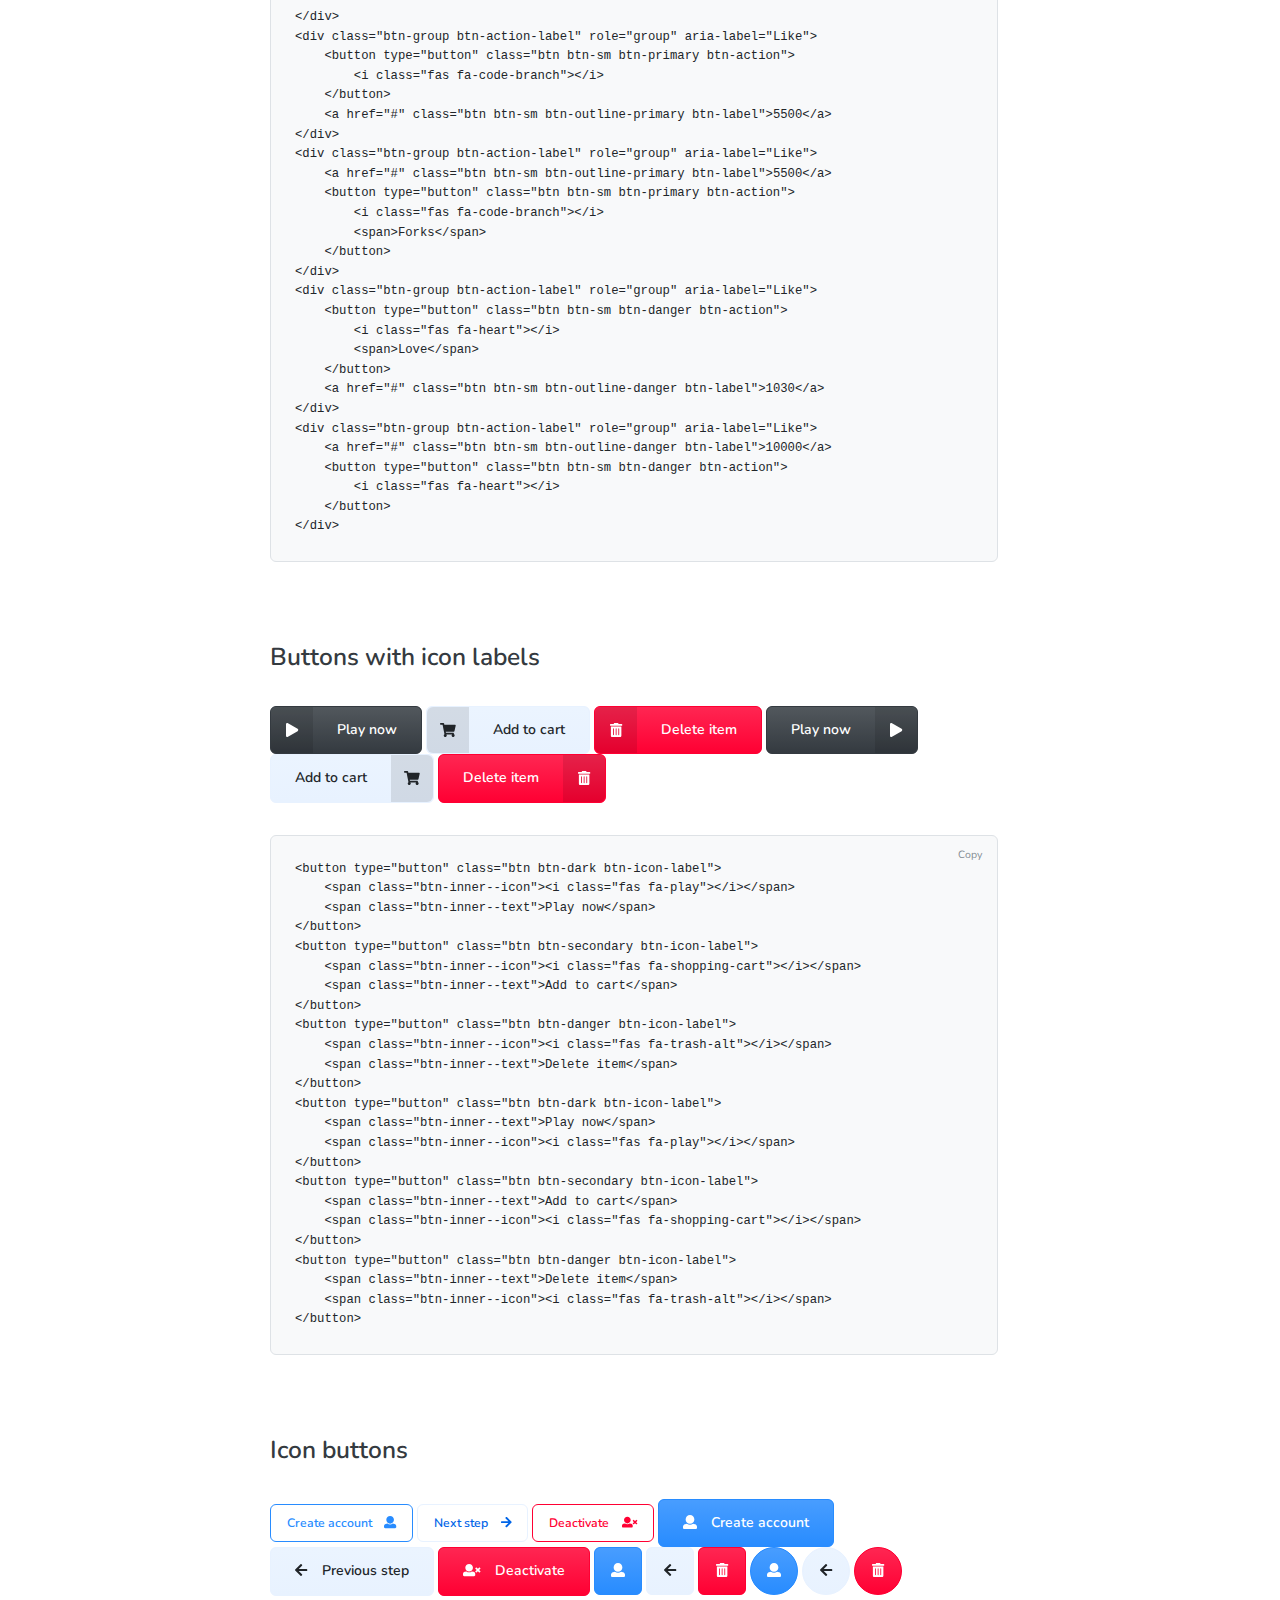
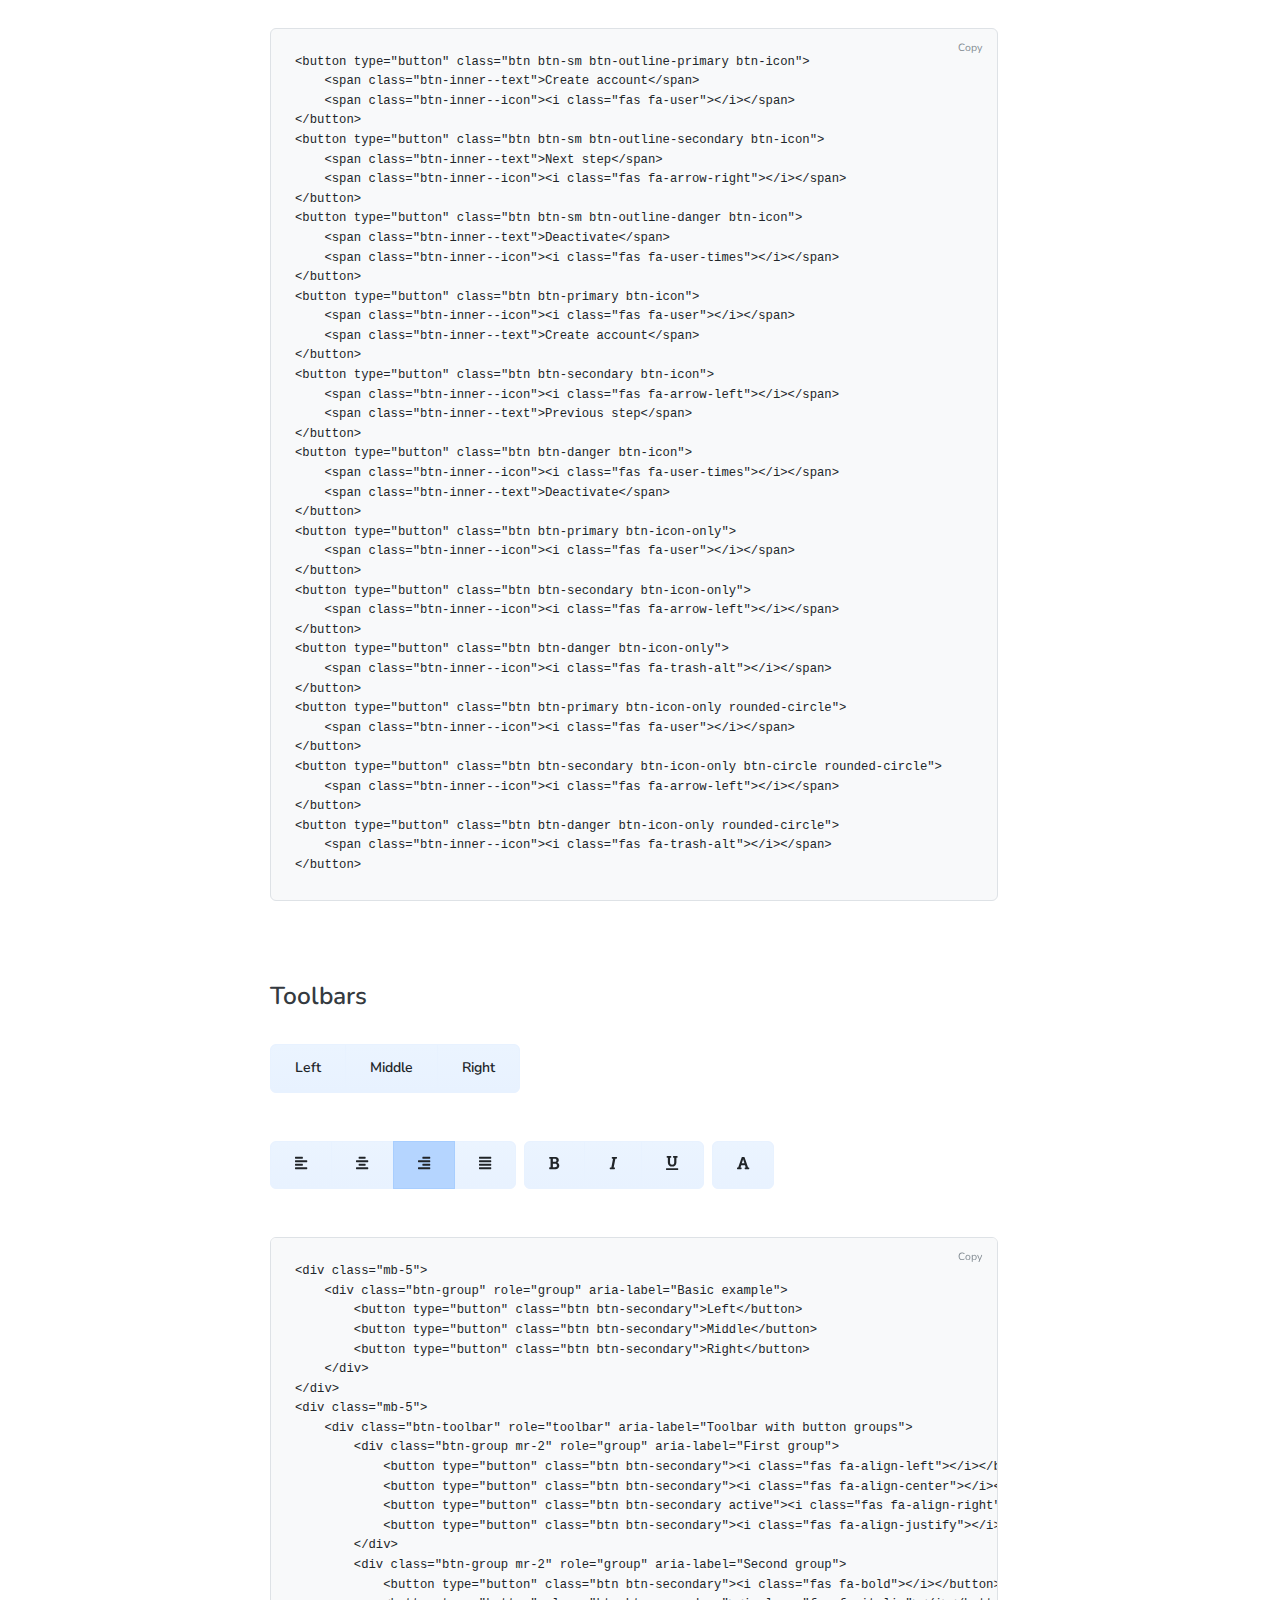
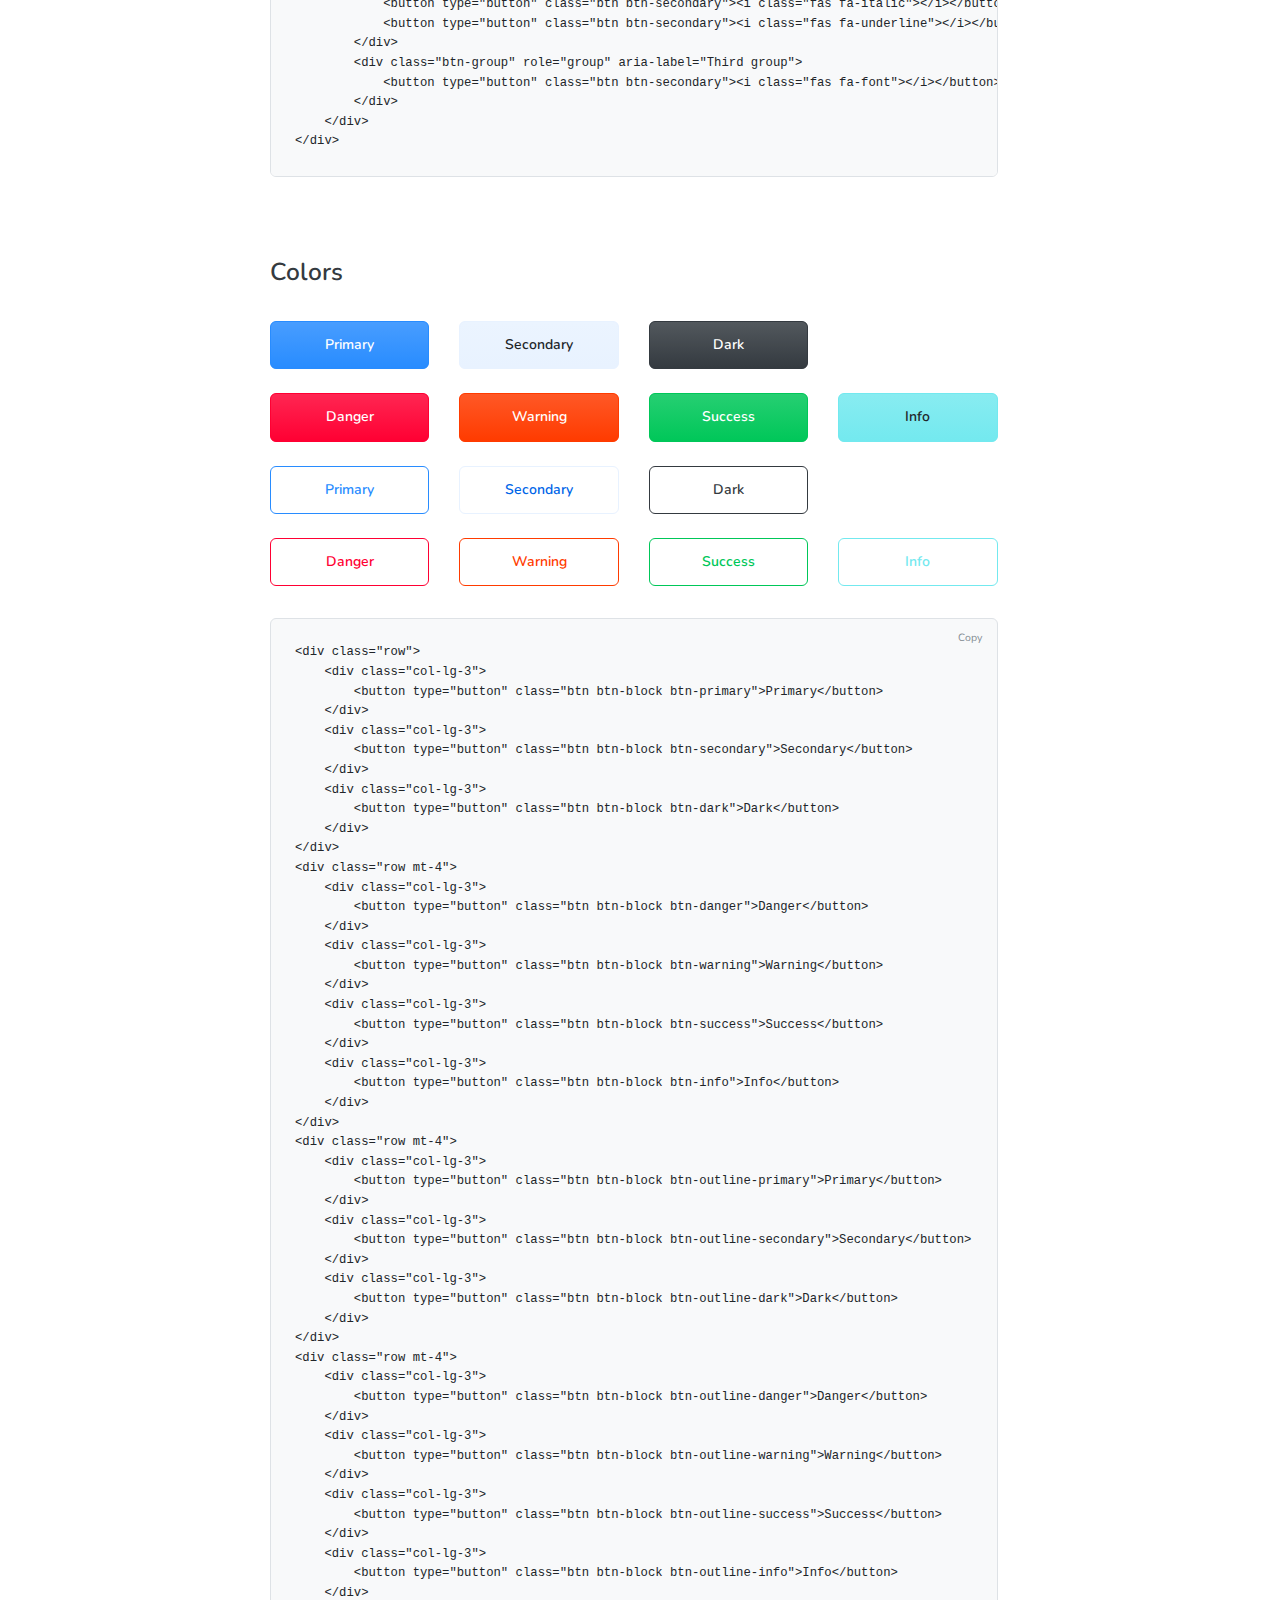
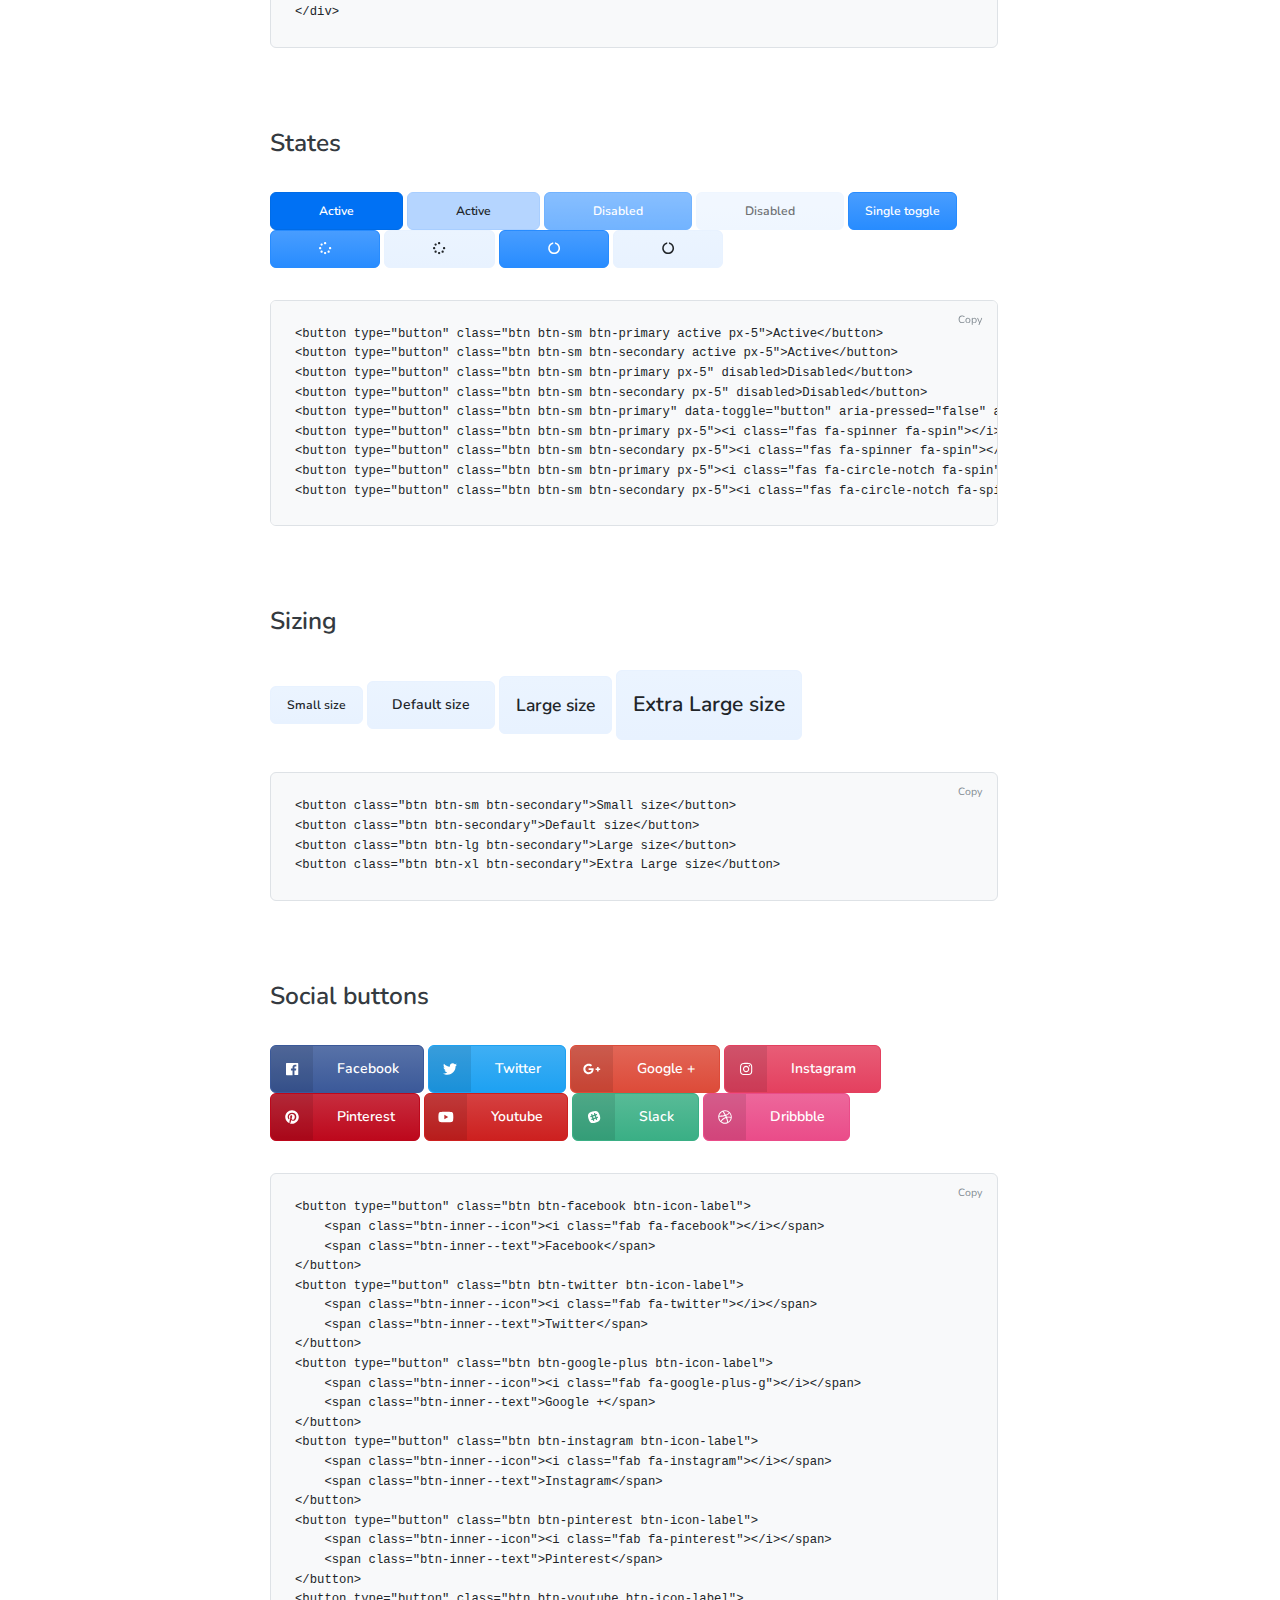
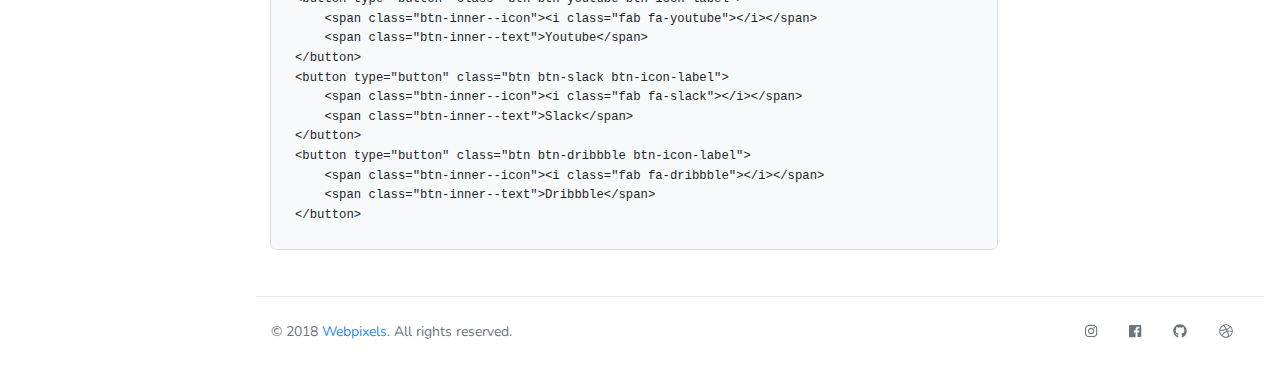
<file: docs/buttons.html>
<!DOCTYPE html>
<html>
  <head>
    <meta charset="utf-8">
    <meta name="viewport" content="width=device-width, initial-scale=1, shrink-to-fit=no">
    <meta name="description" content="Probably the most complete UI kit out there. Multiple functionalities and controls added,  extended color palette and beautiful typography, designed as its own extended version of Bootstrap at  the highest level of quality.                             ">
    <meta name="author" content="Webpixels">
    <title>Boomerang UI Kit - Free Bootstrap Framework by Webpixels</title>
    <!-- Fonts -->
    <link href="https://fonts.googleapis.com/css?family=Nunito:400,600,700,800|Roboto:400,500,700" rel="stylesheet">
    <!-- Plugins -->
    <link rel="stylesheet" href="../assets/vendor/animate/animate.min.css" type="text/css">
    <!-- Theme CSS -->
    <link type="text/css" href="../assets/css/theme.css" rel="stylesheet">
    <!-- Demo CSS - No need to use these in your project -->
    <link rel="stylesheet" href="../assets/vendor/jquery-scrollbar/css/jquery-scrollbar.css">
    <link type="text/css" href="../assets/vendor/highlight/css/highlight.min.css" rel="stylesheet">
    <link type="text/css" href="../assets/css/demo.css" rel="stylesheet">
  </head>
  <body>
    <main class="main">
      <aside class="sidebar" id="nav_docs">
        <div class="sidebar-brand">
          <h1 class="font-weight-400"><a href="../"><span class="font-weight-700">Boomerang</span> UI Kit</a></h1>
        </div>
        <div class="scrollbar-inner">
          <ul class="navigation pr-3">
            <li class="navigation-title">Getting started</li>
            <li class="navigation-item">
              <a href="introduction.html" class="navigation-link">Introduction</a>
            </li>
            <li class="navigation-item">
              <a href="file-structure.html" class="navigation-link">File structure</a>
            </li>
            <li class="navigation-item">
              <a href="plugins.html" class="navigation-link">Plugins</a>
            </li>
            <li class="navigation-item">
              <a href="customization.html" class="navigation-link">Customization</a>
            </li>
            <li class="navigation-item">
              <a href="update.html" class="navigation-link">Update</a>
            </li>
            <li class="navigation-title">Design elements</li>
            <li class="navigation-item">
              <a href="colors.html" class="navigation-link">Colors</a>
            </li>
            <li class="navigation-item">
              <a href="typography.html" class="navigation-link">Typography</a>
            </li>
            <li class="navigation-item">
              <a href="icons.html" class="navigation-link">Icons</a>
            </li>
            <li class="navigation-title">Components</li>
            <li class="navigation-item">
              <a href="alerts.html" class="navigation-link">Alerts</a>
            </li>
            <li class="navigation-item">
              <a href="avatars.html" class="navigation-link">Avatars</a>
            </li>
            <li class="navigation-item">
              <a href="badges.html" class="navigation-link">Badges</a>
            </li>
            <li class="navigation-item">
              <a href="buttons.html" class="navigation-link">Buttons</a>
            </li>
            <li class="navigation-item">
              <a href="cards.html" class="navigation-link">Cards</a>
            </li>
            <li class="navigation-item">
              <a href="dropdowns.html" class="navigation-link">Dropdowns</a>
            </li>
            <li class="navigation-item">
              <a href="forms.html" class="navigation-link">Forms</a>
            </li>
            <li class="navigation-item">
              <a href="modal.html" class="navigation-link">Modal</a>
            </li>
            <li class="navigation-item">
              <a href="navbar.html" class="navigation-link">Navbar</a>
            </li>
            <li class="navigation-item">
              <a href="navs.html" class="navigation-link">Navs</a>
            </li>
            <li class="navigation-item">
              <a href="pagination.html" class="navigation-link">Pagination</a>
            </li>
            <li class="navigation-item">
              <a href="progress.html" class="navigation-link">Progress</a>
            </li>
            <li class="navigation-item">
              <a href="tables.html" class="navigation-link">Tables</a>
            </li>
            <li class="navigation-item">
              <a href="tooltips.html" class="navigation-link">Tooltips</a>
            </li>
          </ul>
        </div>
      </aside>
      <section class="content">
        <div class="header">
          <div class="navigation-trigger d-xl-none" data-action="aside-open" data-target=".sidebar">
            <div class="navigation-trigger-inner">
              <i class="navigation-trigger-line"></i>
              <i class="navigation-trigger-line"></i>
              <i class="navigation-trigger-line"></i>
            </div>
          </div>
          <div class="header-brand d-xl-none">
            <h1><a href="index.html">Boomerang UI Kit</a></h1>
          </div>
          <div class="header-nav ml-auto">
            <ul class="nav align-items-center">
              <li class="nav-item d-none d-md-inline-block">
                <a class="nav-link pl-0 active" href="../">Go to UI Kit</a>
              </li>
              <li class="nav-item d-none d-md-inline-block">
                <a class="nav-link" href="../docs/changelog.html">Changelog</a>
              </li>
              <li class="nav-item ml-4">
                <a href="https://github.com/webpixels/boomerang-ui-kit/archive/master.zip" class="btn btn-sm btn-primary">Download Free</a>
              </li>
            </ul>
          </div>
        </div>
        <div class="content-inner content-docs">
          <div class="container">
            <div class="pt-3 pb-4 mb-4 border-bottom">
              <div class="row">
                <div class="col-lg-6">
                  <h2 class="heading h2 font-weight-bold">Buttons</h2>
                  <p>Use our custom button styles for actions in forms, dialogs, and more with support for multiple sizes, states, and more.</p>
                  <a href="http://getbootstrap.com/docs/4.0/components/buttons" target="_blank">Open Bootstrap Docs</a>
                </div>
              </div>
            </div>
            <div class="row">
              <div class="col-lg-9">
                <h3 id="example">Example</h3>
                <div class="code-example">
                  <button type="button" class="btn btn-primary">Default</button>
                </div>
                <div class="highlight">
                  <pre><code class="language-html" data-lang="html"><span class="nt">&lt;button</span> <span class="na">type=</span><span class="s">"button"</span> <span class="na">class=</span><span class="s">"btn btn-primary"</span><span class="nt">&gt;</span>Default<span class="nt">&lt;/button&gt;</span></code></pre>
                </div>
                <h3 id="animated-buttons">Animated buttons</h3>
                <div class="code-example">
                  <button type="button" class="btn btn-primary btn-animated btn-animated-x">
                    <span class="btn-inner--visible">Play music</span>
                    <span class="btn-inner--hidden"><i class="fas fa-play"></i></span>
                  </button>
                  <button type="button" class="btn btn-secondary btn-animated btn-animated-y">
                    <span class="btn-inner--hidden">Buy</span>
                    <span class="btn-inner--visible"><i class="fas fa-shopping-cart"></i></span>
                  </button>
                  <button type="button" class="btn btn-primary btn-animated btn-animated-x">
                    <span class="btn-inner--visible">Next step</span>
                    <span class="btn-inner--hidden"><i class="fas fa-arrow-right"></i></span>
                  </button>
                  <button type="button" class="btn btn-dark btn-animated btn-animated-y">
                    <span class="btn-inner--visible"><i class="fas fa-play"></i></span>
                    <span class="btn-inner--hidden"><i class="fas fa-pause"></i></span>
                  </button>
                </div>
                <div class="highlight">
                  <pre><code class="language-html" data-lang="html"><span class="nt">&lt;button</span> <span class="na">type=</span><span class="s">"button"</span> <span class="na">class=</span><span class="s">"btn btn-primary btn-animated btn-animated-x"</span><span class="nt">&gt;</span>
    <span class="nt">&lt;span</span> <span class="na">class=</span><span class="s">"btn-inner--visible"</span><span class="nt">&gt;</span>Play music<span class="nt">&lt;/span&gt;</span>
    <span class="nt">&lt;span</span> <span class="na">class=</span><span class="s">"btn-inner--hidden"</span><span class="nt">&gt;&lt;i</span> <span class="na">class=</span><span class="s">"fas fa-play"</span><span class="nt">&gt;&lt;/i&gt;&lt;/span&gt;</span>
<span class="nt">&lt;/button&gt;</span>
<span class="nt">&lt;button</span> <span class="na">type=</span><span class="s">"button"</span> <span class="na">class=</span><span class="s">"btn btn-secondary btn-animated btn-animated-y"</span><span class="nt">&gt;</span>
    <span class="nt">&lt;span</span> <span class="na">class=</span><span class="s">"btn-inner--hidden"</span><span class="nt">&gt;</span>Buy<span class="nt">&lt;/span&gt;</span>
    <span class="nt">&lt;span</span> <span class="na">class=</span><span class="s">"btn-inner--visible"</span><span class="nt">&gt;&lt;i</span> <span class="na">class=</span><span class="s">"fas fa-shopping-cart"</span><span class="nt">&gt;&lt;/i&gt;&lt;/span&gt;</span>
<span class="nt">&lt;/button&gt;</span>
<span class="nt">&lt;button</span> <span class="na">type=</span><span class="s">"button"</span> <span class="na">class=</span><span class="s">"btn btn-primary btn-animated btn-animated-x"</span><span class="nt">&gt;</span>
    <span class="nt">&lt;span</span> <span class="na">class=</span><span class="s">"btn-inner--visible"</span><span class="nt">&gt;</span>Next step<span class="nt">&lt;/span&gt;</span>
    <span class="nt">&lt;span</span> <span class="na">class=</span><span class="s">"btn-inner--hidden"</span><span class="nt">&gt;&lt;i</span> <span class="na">class=</span><span class="s">"fas fa-arrow-right"</span><span class="nt">&gt;&lt;/i&gt;&lt;/span&gt;</span>
<span class="nt">&lt;/button&gt;</span>
<span class="nt">&lt;button</span> <span class="na">type=</span><span class="s">"button"</span> <span class="na">class=</span><span class="s">"btn btn-dark btn-animated btn-animated-y"</span><span class="nt">&gt;</span>
    <span class="nt">&lt;span</span> <span class="na">class=</span><span class="s">"btn-inner--visible"</span><span class="nt">&gt;&lt;i</span> <span class="na">class=</span><span class="s">"fas fa-play"</span><span class="nt">&gt;&lt;/i&gt;&lt;/span&gt;</span>
    <span class="nt">&lt;span</span> <span class="na">class=</span><span class="s">"btn-inner--hidden"</span><span class="nt">&gt;&lt;i</span> <span class="na">class=</span><span class="s">"fas fa-pause"</span><span class="nt">&gt;&lt;/i&gt;&lt;/span&gt;</span>
<span class="nt">&lt;/button&gt;</span></code></pre>
                </div>
                <h3 id="labeled-buttons">Labeled buttons</h3>
                <div class="code-example">
                  <div class="btn-group btn-action-label" role="group" aria-label="Like">
                    <button type="button" class="btn btn-sm btn-secondary btn-action">
                      <i class="fas fa-thumbs-up"></i>
                      <span>Like</span>
                    </button>
                    <a href="#" class="btn btn-sm btn-outline-secondary btn-label">1030</a>
                  </div>
                  <div class="btn-group btn-action-label" role="group" aria-label="Like">
                    <a href="#" class="btn btn-sm btn-outline-secondary btn-label">300</a>
                    <button type="button" class="btn btn-sm btn-secondary btn-action">
                      <i class="fas fa-share-alt"></i>
                    </button>
                  </div>
                  <div class="btn-group btn-action-label" role="group" aria-label="Like">
                    <button type="button" class="btn btn-sm btn-primary btn-action">
                      <i class="fas fa-code-branch"></i>
                    </button>
                    <a href="#" class="btn btn-sm btn-outline-primary btn-label">5500</a>
                  </div>
                  <div class="btn-group btn-action-label" role="group" aria-label="Like">
                    <a href="#" class="btn btn-sm btn-outline-primary btn-label">5500</a>
                    <button type="button" class="btn btn-sm btn-primary btn-action">
                      <i class="fas fa-code-branch"></i>
                      <span>Forks</span>
                    </button>
                  </div>
                  <div class="btn-group btn-action-label" role="group" aria-label="Like">
                    <button type="button" class="btn btn-sm btn-danger btn-action">
                      <i class="fas fa-heart"></i>
                      <span>Love</span>
                    </button>
                    <a href="#" class="btn btn-sm btn-outline-danger btn-label">1030</a>
                  </div>
                  <div class="btn-group btn-action-label" role="group" aria-label="Like">
                    <a href="#" class="btn btn-sm btn-outline-danger btn-label">10000</a>
                    <button type="button" class="btn btn-sm btn-danger btn-action">
                      <i class="fas fa-heart"></i>
                    </button>
                  </div>
                </div>
                <div class="highlight">
                  <pre><code class="language-html" data-lang="html"><span class="nt">&lt;div</span> <span class="na">class=</span><span class="s">"btn-group btn-action-label"</span> <span class="na">role=</span><span class="s">"group"</span> <span class="na">aria-label=</span><span class="s">"Like"</span><span class="nt">&gt;</span>
    <span class="nt">&lt;button</span> <span class="na">type=</span><span class="s">"button"</span> <span class="na">class=</span><span class="s">"btn btn-sm btn-secondary btn-action"</span><span class="nt">&gt;</span>
        <span class="nt">&lt;i</span> <span class="na">class=</span><span class="s">"fas fa-thumbs-up"</span><span class="nt">&gt;&lt;/i&gt;</span>
        <span class="nt">&lt;span&gt;</span>Like<span class="nt">&lt;/span&gt;</span>
    <span class="nt">&lt;/button&gt;</span>
    <span class="nt">&lt;a</span> <span class="na">href=</span><span class="s">"#"</span> <span class="na">class=</span><span class="s">"btn btn-sm btn-outline-secondary btn-label"</span><span class="nt">&gt;</span>1030<span class="nt">&lt;/a&gt;</span>
<span class="nt">&lt;/div&gt;</span>
<span class="nt">&lt;div</span> <span class="na">class=</span><span class="s">"btn-group btn-action-label"</span> <span class="na">role=</span><span class="s">"group"</span> <span class="na">aria-label=</span><span class="s">"Like"</span><span class="nt">&gt;</span>
    <span class="nt">&lt;a</span> <span class="na">href=</span><span class="s">"#"</span> <span class="na">class=</span><span class="s">"btn btn-sm btn-outline-secondary btn-label"</span><span class="nt">&gt;</span>300<span class="nt">&lt;/a&gt;</span>
    <span class="nt">&lt;button</span> <span class="na">type=</span><span class="s">"button"</span> <span class="na">class=</span><span class="s">"btn btn-sm btn-secondary btn-action"</span><span class="nt">&gt;</span>
        <span class="nt">&lt;i</span> <span class="na">class=</span><span class="s">"fas fa-share-alt"</span><span class="nt">&gt;&lt;/i&gt;</span>
    <span class="nt">&lt;/button&gt;</span>
<span class="nt">&lt;/div&gt;</span>
<span class="nt">&lt;div</span> <span class="na">class=</span><span class="s">"btn-group btn-action-label"</span> <span class="na">role=</span><span class="s">"group"</span> <span class="na">aria-label=</span><span class="s">"Like"</span><span class="nt">&gt;</span>
    <span class="nt">&lt;button</span> <span class="na">type=</span><span class="s">"button"</span> <span class="na">class=</span><span class="s">"btn btn-sm btn-primary btn-action"</span><span class="nt">&gt;</span>
        <span class="nt">&lt;i</span> <span class="na">class=</span><span class="s">"fas fa-code-branch"</span><span class="nt">&gt;&lt;/i&gt;</span>
    <span class="nt">&lt;/button&gt;</span>
    <span class="nt">&lt;a</span> <span class="na">href=</span><span class="s">"#"</span> <span class="na">class=</span><span class="s">"btn btn-sm btn-outline-primary btn-label"</span><span class="nt">&gt;</span>5500<span class="nt">&lt;/a&gt;</span>
<span class="nt">&lt;/div&gt;</span>
<span class="nt">&lt;div</span> <span class="na">class=</span><span class="s">"btn-group btn-action-label"</span> <span class="na">role=</span><span class="s">"group"</span> <span class="na">aria-label=</span><span class="s">"Like"</span><span class="nt">&gt;</span>
    <span class="nt">&lt;a</span> <span class="na">href=</span><span class="s">"#"</span> <span class="na">class=</span><span class="s">"btn btn-sm btn-outline-primary btn-label"</span><span class="nt">&gt;</span>5500<span class="nt">&lt;/a&gt;</span>
    <span class="nt">&lt;button</span> <span class="na">type=</span><span class="s">"button"</span> <span class="na">class=</span><span class="s">"btn btn-sm btn-primary btn-action"</span><span class="nt">&gt;</span>
        <span class="nt">&lt;i</span> <span class="na">class=</span><span class="s">"fas fa-code-branch"</span><span class="nt">&gt;&lt;/i&gt;</span>
        <span class="nt">&lt;span&gt;</span>Forks<span class="nt">&lt;/span&gt;</span>
    <span class="nt">&lt;/button&gt;</span>
<span class="nt">&lt;/div&gt;</span>
<span class="nt">&lt;div</span> <span class="na">class=</span><span class="s">"btn-group btn-action-label"</span> <span class="na">role=</span><span class="s">"group"</span> <span class="na">aria-label=</span><span class="s">"Like"</span><span class="nt">&gt;</span>
    <span class="nt">&lt;button</span> <span class="na">type=</span><span class="s">"button"</span> <span class="na">class=</span><span class="s">"btn btn-sm btn-danger btn-action"</span><span class="nt">&gt;</span>
        <span class="nt">&lt;i</span> <span class="na">class=</span><span class="s">"fas fa-heart"</span><span class="nt">&gt;&lt;/i&gt;</span>
        <span class="nt">&lt;span&gt;</span>Love<span class="nt">&lt;/span&gt;</span>
    <span class="nt">&lt;/button&gt;</span>
    <span class="nt">&lt;a</span> <span class="na">href=</span><span class="s">"#"</span> <span class="na">class=</span><span class="s">"btn btn-sm btn-outline-danger btn-label"</span><span class="nt">&gt;</span>1030<span class="nt">&lt;/a&gt;</span>
<span class="nt">&lt;/div&gt;</span>
<span class="nt">&lt;div</span> <span class="na">class=</span><span class="s">"btn-group btn-action-label"</span> <span class="na">role=</span><span class="s">"group"</span> <span class="na">aria-label=</span><span class="s">"Like"</span><span class="nt">&gt;</span>
    <span class="nt">&lt;a</span> <span class="na">href=</span><span class="s">"#"</span> <span class="na">class=</span><span class="s">"btn btn-sm btn-outline-danger btn-label"</span><span class="nt">&gt;</span>10000<span class="nt">&lt;/a&gt;</span>
    <span class="nt">&lt;button</span> <span class="na">type=</span><span class="s">"button"</span> <span class="na">class=</span><span class="s">"btn btn-sm btn-danger btn-action"</span><span class="nt">&gt;</span>
        <span class="nt">&lt;i</span> <span class="na">class=</span><span class="s">"fas fa-heart"</span><span class="nt">&gt;&lt;/i&gt;</span>
    <span class="nt">&lt;/button&gt;</span>
<span class="nt">&lt;/div&gt;</span></code></pre>
                </div>
                <h3 id="buttons-with-icon-labels">Buttons with icon labels</h3>
                <div class="code-example">
                  <button type="button" class="btn btn-dark btn-icon-label">
                    <span class="btn-inner--icon"><i class="fas fa-play"></i></span>
                    <span class="btn-inner--text">Play now</span>
                  </button>
                  <button type="button" class="btn btn-secondary btn-icon-label">
                    <span class="btn-inner--icon"><i class="fas fa-shopping-cart"></i></span>
                    <span class="btn-inner--text">Add to cart</span>
                  </button>
                  <button type="button" class="btn btn-danger btn-icon-label">
                    <span class="btn-inner--icon"><i class="fas fa-trash-alt"></i></span>
                    <span class="btn-inner--text">Delete item</span>
                  </button>
                  <button type="button" class="btn btn-dark btn-icon-label">
                    <span class="btn-inner--text">Play now</span>
                    <span class="btn-inner--icon"><i class="fas fa-play"></i></span>
                  </button>
                  <button type="button" class="btn btn-secondary btn-icon-label">
                    <span class="btn-inner--text">Add to cart</span>
                    <span class="btn-inner--icon"><i class="fas fa-shopping-cart"></i></span>
                  </button>
                  <button type="button" class="btn btn-danger btn-icon-label">
                    <span class="btn-inner--text">Delete item</span>
                    <span class="btn-inner--icon"><i class="fas fa-trash-alt"></i></span>
                  </button>
                </div>
                <div class="highlight">
                  <pre><code class="language-html" data-lang="html"><span class="nt">&lt;button</span> <span class="na">type=</span><span class="s">"button"</span> <span class="na">class=</span><span class="s">"btn btn-dark btn-icon-label"</span><span class="nt">&gt;</span>
    <span class="nt">&lt;span</span> <span class="na">class=</span><span class="s">"btn-inner--icon"</span><span class="nt">&gt;&lt;i</span> <span class="na">class=</span><span class="s">"fas fa-play"</span><span class="nt">&gt;&lt;/i&gt;&lt;/span&gt;</span>
    <span class="nt">&lt;span</span> <span class="na">class=</span><span class="s">"btn-inner--text"</span><span class="nt">&gt;</span>Play now<span class="nt">&lt;/span&gt;</span>
<span class="nt">&lt;/button&gt;</span>
<span class="nt">&lt;button</span> <span class="na">type=</span><span class="s">"button"</span> <span class="na">class=</span><span class="s">"btn btn-secondary btn-icon-label"</span><span class="nt">&gt;</span>
    <span class="nt">&lt;span</span> <span class="na">class=</span><span class="s">"btn-inner--icon"</span><span class="nt">&gt;&lt;i</span> <span class="na">class=</span><span class="s">"fas fa-shopping-cart"</span><span class="nt">&gt;&lt;/i&gt;&lt;/span&gt;</span>
    <span class="nt">&lt;span</span> <span class="na">class=</span><span class="s">"btn-inner--text"</span><span class="nt">&gt;</span>Add to cart<span class="nt">&lt;/span&gt;</span>
<span class="nt">&lt;/button&gt;</span>
<span class="nt">&lt;button</span> <span class="na">type=</span><span class="s">"button"</span> <span class="na">class=</span><span class="s">"btn btn-danger btn-icon-label"</span><span class="nt">&gt;</span>
    <span class="nt">&lt;span</span> <span class="na">class=</span><span class="s">"btn-inner--icon"</span><span class="nt">&gt;&lt;i</span> <span class="na">class=</span><span class="s">"fas fa-trash-alt"</span><span class="nt">&gt;&lt;/i&gt;&lt;/span&gt;</span>
    <span class="nt">&lt;span</span> <span class="na">class=</span><span class="s">"btn-inner--text"</span><span class="nt">&gt;</span>Delete item<span class="nt">&lt;/span&gt;</span>
<span class="nt">&lt;/button&gt;</span>
<span class="nt">&lt;button</span> <span class="na">type=</span><span class="s">"button"</span> <span class="na">class=</span><span class="s">"btn btn-dark btn-icon-label"</span><span class="nt">&gt;</span>
    <span class="nt">&lt;span</span> <span class="na">class=</span><span class="s">"btn-inner--text"</span><span class="nt">&gt;</span>Play now<span class="nt">&lt;/span&gt;</span>
    <span class="nt">&lt;span</span> <span class="na">class=</span><span class="s">"btn-inner--icon"</span><span class="nt">&gt;&lt;i</span> <span class="na">class=</span><span class="s">"fas fa-play"</span><span class="nt">&gt;&lt;/i&gt;&lt;/span&gt;</span>
<span class="nt">&lt;/button&gt;</span>
<span class="nt">&lt;button</span> <span class="na">type=</span><span class="s">"button"</span> <span class="na">class=</span><span class="s">"btn btn-secondary btn-icon-label"</span><span class="nt">&gt;</span>
    <span class="nt">&lt;span</span> <span class="na">class=</span><span class="s">"btn-inner--text"</span><span class="nt">&gt;</span>Add to cart<span class="nt">&lt;/span&gt;</span>
    <span class="nt">&lt;span</span> <span class="na">class=</span><span class="s">"btn-inner--icon"</span><span class="nt">&gt;&lt;i</span> <span class="na">class=</span><span class="s">"fas fa-shopping-cart"</span><span class="nt">&gt;&lt;/i&gt;&lt;/span&gt;</span>
<span class="nt">&lt;/button&gt;</span>
<span class="nt">&lt;button</span> <span class="na">type=</span><span class="s">"button"</span> <span class="na">class=</span><span class="s">"btn btn-danger btn-icon-label"</span><span class="nt">&gt;</span>
    <span class="nt">&lt;span</span> <span class="na">class=</span><span class="s">"btn-inner--text"</span><span class="nt">&gt;</span>Delete item<span class="nt">&lt;/span&gt;</span>
    <span class="nt">&lt;span</span> <span class="na">class=</span><span class="s">"btn-inner--icon"</span><span class="nt">&gt;&lt;i</span> <span class="na">class=</span><span class="s">"fas fa-trash-alt"</span><span class="nt">&gt;&lt;/i&gt;&lt;/span&gt;</span>
<span class="nt">&lt;/button&gt;</span></code></pre>
                </div>
                <h3 id="icon-buttons">Icon buttons</h3>
                <div class="code-example">
                  <button type="button" class="btn btn-sm btn-outline-primary btn-icon">
                    <span class="btn-inner--text">Create account</span>
                    <span class="btn-inner--icon"><i class="fas fa-user"></i></span>
                  </button>
                  <button type="button" class="btn btn-sm btn-outline-secondary btn-icon">
                    <span class="btn-inner--text">Next step</span>
                    <span class="btn-inner--icon"><i class="fas fa-arrow-right"></i></span>
                  </button>
                  <button type="button" class="btn btn-sm btn-outline-danger btn-icon">
                    <span class="btn-inner--text">Deactivate</span>
                    <span class="btn-inner--icon"><i class="fas fa-user-times"></i></span>
                  </button>
                  <button type="button" class="btn btn-primary btn-icon">
                    <span class="btn-inner--icon"><i class="fas fa-user"></i></span>
                    <span class="btn-inner--text">Create account</span>
                  </button>
                  <button type="button" class="btn btn-secondary btn-icon">
                    <span class="btn-inner--icon"><i class="fas fa-arrow-left"></i></span>
                    <span class="btn-inner--text">Previous step</span>
                  </button>
                  <button type="button" class="btn btn-danger btn-icon">
                    <span class="btn-inner--icon"><i class="fas fa-user-times"></i></span>
                    <span class="btn-inner--text">Deactivate</span>
                  </button>
                  <button type="button" class="btn btn-primary btn-icon-only">
                    <span class="btn-inner--icon"><i class="fas fa-user"></i></span>
                  </button>
                  <button type="button" class="btn btn-secondary btn-icon-only">
                    <span class="btn-inner--icon"><i class="fas fa-arrow-left"></i></span>
                  </button>
                  <button type="button" class="btn btn-danger btn-icon-only">
                    <span class="btn-inner--icon"><i class="fas fa-trash-alt"></i></span>
                  </button>
                  <button type="button" class="btn btn-primary btn-icon-only rounded-circle">
                    <span class="btn-inner--icon"><i class="fas fa-user"></i></span>
                  </button>
                  <button type="button" class="btn btn-secondary btn-icon-only btn-circle rounded-circle">
                    <span class="btn-inner--icon"><i class="fas fa-arrow-left"></i></span>
                  </button>
                  <button type="button" class="btn btn-danger btn-icon-only rounded-circle">
                    <span class="btn-inner--icon"><i class="fas fa-trash-alt"></i></span>
                  </button>
                </div>
                <div class="highlight">
                  <pre><code class="language-html" data-lang="html"><span class="nt">&lt;button</span> <span class="na">type=</span><span class="s">"button"</span> <span class="na">class=</span><span class="s">"btn btn-sm btn-outline-primary btn-icon"</span><span class="nt">&gt;</span>
    <span class="nt">&lt;span</span> <span class="na">class=</span><span class="s">"btn-inner--text"</span><span class="nt">&gt;</span>Create account<span class="nt">&lt;/span&gt;</span>
    <span class="nt">&lt;span</span> <span class="na">class=</span><span class="s">"btn-inner--icon"</span><span class="nt">&gt;&lt;i</span> <span class="na">class=</span><span class="s">"fas fa-user"</span><span class="nt">&gt;&lt;/i&gt;&lt;/span&gt;</span>
<span class="nt">&lt;/button&gt;</span>
<span class="nt">&lt;button</span> <span class="na">type=</span><span class="s">"button"</span> <span class="na">class=</span><span class="s">"btn btn-sm btn-outline-secondary btn-icon"</span><span class="nt">&gt;</span>
    <span class="nt">&lt;span</span> <span class="na">class=</span><span class="s">"btn-inner--text"</span><span class="nt">&gt;</span>Next step<span class="nt">&lt;/span&gt;</span>
    <span class="nt">&lt;span</span> <span class="na">class=</span><span class="s">"btn-inner--icon"</span><span class="nt">&gt;&lt;i</span> <span class="na">class=</span><span class="s">"fas fa-arrow-right"</span><span class="nt">&gt;&lt;/i&gt;&lt;/span&gt;</span>
<span class="nt">&lt;/button&gt;</span>
<span class="nt">&lt;button</span> <span class="na">type=</span><span class="s">"button"</span> <span class="na">class=</span><span class="s">"btn btn-sm btn-outline-danger btn-icon"</span><span class="nt">&gt;</span>
    <span class="nt">&lt;span</span> <span class="na">class=</span><span class="s">"btn-inner--text"</span><span class="nt">&gt;</span>Deactivate<span class="nt">&lt;/span&gt;</span>
    <span class="nt">&lt;span</span> <span class="na">class=</span><span class="s">"btn-inner--icon"</span><span class="nt">&gt;&lt;i</span> <span class="na">class=</span><span class="s">"fas fa-user-times"</span><span class="nt">&gt;&lt;/i&gt;&lt;/span&gt;</span>
<span class="nt">&lt;/button&gt;</span>
<span class="nt">&lt;button</span> <span class="na">type=</span><span class="s">"button"</span> <span class="na">class=</span><span class="s">"btn btn-primary btn-icon"</span><span class="nt">&gt;</span>
    <span class="nt">&lt;span</span> <span class="na">class=</span><span class="s">"btn-inner--icon"</span><span class="nt">&gt;&lt;i</span> <span class="na">class=</span><span class="s">"fas fa-user"</span><span class="nt">&gt;&lt;/i&gt;&lt;/span&gt;</span>
    <span class="nt">&lt;span</span> <span class="na">class=</span><span class="s">"btn-inner--text"</span><span class="nt">&gt;</span>Create account<span class="nt">&lt;/span&gt;</span>
<span class="nt">&lt;/button&gt;</span>
<span class="nt">&lt;button</span> <span class="na">type=</span><span class="s">"button"</span> <span class="na">class=</span><span class="s">"btn btn-secondary btn-icon"</span><span class="nt">&gt;</span>
    <span class="nt">&lt;span</span> <span class="na">class=</span><span class="s">"btn-inner--icon"</span><span class="nt">&gt;&lt;i</span> <span class="na">class=</span><span class="s">"fas fa-arrow-left"</span><span class="nt">&gt;&lt;/i&gt;&lt;/span&gt;</span>
    <span class="nt">&lt;span</span> <span class="na">class=</span><span class="s">"btn-inner--text"</span><span class="nt">&gt;</span>Previous step<span class="nt">&lt;/span&gt;</span>
<span class="nt">&lt;/button&gt;</span>
<span class="nt">&lt;button</span> <span class="na">type=</span><span class="s">"button"</span> <span class="na">class=</span><span class="s">"btn btn-danger btn-icon"</span><span class="nt">&gt;</span>
    <span class="nt">&lt;span</span> <span class="na">class=</span><span class="s">"btn-inner--icon"</span><span class="nt">&gt;&lt;i</span> <span class="na">class=</span><span class="s">"fas fa-user-times"</span><span class="nt">&gt;&lt;/i&gt;&lt;/span&gt;</span>
    <span class="nt">&lt;span</span> <span class="na">class=</span><span class="s">"btn-inner--text"</span><span class="nt">&gt;</span>Deactivate<span class="nt">&lt;/span&gt;</span>
<span class="nt">&lt;/button&gt;</span>
<span class="nt">&lt;button</span> <span class="na">type=</span><span class="s">"button"</span> <span class="na">class=</span><span class="s">"btn btn-primary btn-icon-only"</span><span class="nt">&gt;</span>
    <span class="nt">&lt;span</span> <span class="na">class=</span><span class="s">"btn-inner--icon"</span><span class="nt">&gt;&lt;i</span> <span class="na">class=</span><span class="s">"fas fa-user"</span><span class="nt">&gt;&lt;/i&gt;&lt;/span&gt;</span>
<span class="nt">&lt;/button&gt;</span>
<span class="nt">&lt;button</span> <span class="na">type=</span><span class="s">"button"</span> <span class="na">class=</span><span class="s">"btn btn-secondary btn-icon-only"</span><span class="nt">&gt;</span>
    <span class="nt">&lt;span</span> <span class="na">class=</span><span class="s">"btn-inner--icon"</span><span class="nt">&gt;&lt;i</span> <span class="na">class=</span><span class="s">"fas fa-arrow-left"</span><span class="nt">&gt;&lt;/i&gt;&lt;/span&gt;</span>
<span class="nt">&lt;/button&gt;</span>
<span class="nt">&lt;button</span> <span class="na">type=</span><span class="s">"button"</span> <span class="na">class=</span><span class="s">"btn btn-danger btn-icon-only"</span><span class="nt">&gt;</span>
    <span class="nt">&lt;span</span> <span class="na">class=</span><span class="s">"btn-inner--icon"</span><span class="nt">&gt;&lt;i</span> <span class="na">class=</span><span class="s">"fas fa-trash-alt"</span><span class="nt">&gt;&lt;/i&gt;&lt;/span&gt;</span>
<span class="nt">&lt;/button&gt;</span>
<span class="nt">&lt;button</span> <span class="na">type=</span><span class="s">"button"</span> <span class="na">class=</span><span class="s">"btn btn-primary btn-icon-only rounded-circle"</span><span class="nt">&gt;</span>
    <span class="nt">&lt;span</span> <span class="na">class=</span><span class="s">"btn-inner--icon"</span><span class="nt">&gt;&lt;i</span> <span class="na">class=</span><span class="s">"fas fa-user"</span><span class="nt">&gt;&lt;/i&gt;&lt;/span&gt;</span>
<span class="nt">&lt;/button&gt;</span>
<span class="nt">&lt;button</span> <span class="na">type=</span><span class="s">"button"</span> <span class="na">class=</span><span class="s">"btn btn-secondary btn-icon-only btn-circle rounded-circle"</span><span class="nt">&gt;</span>
    <span class="nt">&lt;span</span> <span class="na">class=</span><span class="s">"btn-inner--icon"</span><span class="nt">&gt;&lt;i</span> <span class="na">class=</span><span class="s">"fas fa-arrow-left"</span><span class="nt">&gt;&lt;/i&gt;&lt;/span&gt;</span>
<span class="nt">&lt;/button&gt;</span>
<span class="nt">&lt;button</span> <span class="na">type=</span><span class="s">"button"</span> <span class="na">class=</span><span class="s">"btn btn-danger btn-icon-only rounded-circle"</span><span class="nt">&gt;</span>
    <span class="nt">&lt;span</span> <span class="na">class=</span><span class="s">"btn-inner--icon"</span><span class="nt">&gt;&lt;i</span> <span class="na">class=</span><span class="s">"fas fa-trash-alt"</span><span class="nt">&gt;&lt;/i&gt;&lt;/span&gt;</span>
<span class="nt">&lt;/button&gt;</span></code></pre>
                </div>
                <h3 id="toolbars">Toolbars</h3>
                <div class="code-example">
                  <div class="mb-5">
                    <div class="btn-group" role="group" aria-label="Basic example">
                      <button type="button" class="btn btn-secondary">Left</button>
                      <button type="button" class="btn btn-secondary">Middle</button>
                      <button type="button" class="btn btn-secondary">Right</button>
                    </div>
                  </div>
                  <div class="mb-5">
                    <div class="btn-toolbar" role="toolbar" aria-label="Toolbar with button groups">
                      <div class="btn-group mr-2" role="group" aria-label="First group">
                        <button type="button" class="btn btn-secondary"><i class="fas fa-align-left"></i></button>
                        <button type="button" class="btn btn-secondary"><i class="fas fa-align-center"></i></button>
                        <button type="button" class="btn btn-secondary active"><i class="fas fa-align-right"></i></button>
                        <button type="button" class="btn btn-secondary"><i class="fas fa-align-justify"></i></button>
                      </div>
                      <div class="btn-group mr-2" role="group" aria-label="Second group">
                        <button type="button" class="btn btn-secondary"><i class="fas fa-bold"></i></button>
                        <button type="button" class="btn btn-secondary"><i class="fas fa-italic"></i></button>
                        <button type="button" class="btn btn-secondary"><i class="fas fa-underline"></i></button>
                      </div>
                      <div class="btn-group" role="group" aria-label="Third group">
                        <button type="button" class="btn btn-secondary"><i class="fas fa-font"></i></button>
                      </div>
                    </div>
                  </div>
                </div>
                <div class="highlight">
                  <pre><code class="language-html" data-lang="html"><span class="nt">&lt;div</span> <span class="na">class=</span><span class="s">"mb-5"</span><span class="nt">&gt;</span>
    <span class="nt">&lt;div</span> <span class="na">class=</span><span class="s">"btn-group"</span> <span class="na">role=</span><span class="s">"group"</span> <span class="na">aria-label=</span><span class="s">"Basic example"</span><span class="nt">&gt;</span>
        <span class="nt">&lt;button</span> <span class="na">type=</span><span class="s">"button"</span> <span class="na">class=</span><span class="s">"btn btn-secondary"</span><span class="nt">&gt;</span>Left<span class="nt">&lt;/button&gt;</span>
        <span class="nt">&lt;button</span> <span class="na">type=</span><span class="s">"button"</span> <span class="na">class=</span><span class="s">"btn btn-secondary"</span><span class="nt">&gt;</span>Middle<span class="nt">&lt;/button&gt;</span>
        <span class="nt">&lt;button</span> <span class="na">type=</span><span class="s">"button"</span> <span class="na">class=</span><span class="s">"btn btn-secondary"</span><span class="nt">&gt;</span>Right<span class="nt">&lt;/button&gt;</span>
    <span class="nt">&lt;/div&gt;</span>
<span class="nt">&lt;/div&gt;</span>
<span class="nt">&lt;div</span> <span class="na">class=</span><span class="s">"mb-5"</span><span class="nt">&gt;</span>
    <span class="nt">&lt;div</span> <span class="na">class=</span><span class="s">"btn-toolbar"</span> <span class="na">role=</span><span class="s">"toolbar"</span> <span class="na">aria-label=</span><span class="s">"Toolbar with button groups"</span><span class="nt">&gt;</span>
        <span class="nt">&lt;div</span> <span class="na">class=</span><span class="s">"btn-group mr-2"</span> <span class="na">role=</span><span class="s">"group"</span> <span class="na">aria-label=</span><span class="s">"First group"</span><span class="nt">&gt;</span>
            <span class="nt">&lt;button</span> <span class="na">type=</span><span class="s">"button"</span> <span class="na">class=</span><span class="s">"btn btn-secondary"</span><span class="nt">&gt;&lt;i</span> <span class="na">class=</span><span class="s">"fas fa-align-left"</span><span class="nt">&gt;&lt;/i&gt;&lt;/button&gt;</span>
            <span class="nt">&lt;button</span> <span class="na">type=</span><span class="s">"button"</span> <span class="na">class=</span><span class="s">"btn btn-secondary"</span><span class="nt">&gt;&lt;i</span> <span class="na">class=</span><span class="s">"fas fa-align-center"</span><span class="nt">&gt;&lt;/i&gt;&lt;/button&gt;</span>
            <span class="nt">&lt;button</span> <span class="na">type=</span><span class="s">"button"</span> <span class="na">class=</span><span class="s">"btn btn-secondary active"</span><span class="nt">&gt;&lt;i</span> <span class="na">class=</span><span class="s">"fas fa-align-right"</span><span class="nt">&gt;&lt;/i&gt;&lt;/button&gt;</span>
            <span class="nt">&lt;button</span> <span class="na">type=</span><span class="s">"button"</span> <span class="na">class=</span><span class="s">"btn btn-secondary"</span><span class="nt">&gt;&lt;i</span> <span class="na">class=</span><span class="s">"fas fa-align-justify"</span><span class="nt">&gt;&lt;/i&gt;&lt;/button&gt;</span>
        <span class="nt">&lt;/div&gt;</span>
        <span class="nt">&lt;div</span> <span class="na">class=</span><span class="s">"btn-group mr-2"</span> <span class="na">role=</span><span class="s">"group"</span> <span class="na">aria-label=</span><span class="s">"Second group"</span><span class="nt">&gt;</span>
            <span class="nt">&lt;button</span> <span class="na">type=</span><span class="s">"button"</span> <span class="na">class=</span><span class="s">"btn btn-secondary"</span><span class="nt">&gt;&lt;i</span> <span class="na">class=</span><span class="s">"fas fa-bold"</span><span class="nt">&gt;&lt;/i&gt;&lt;/button&gt;</span>
            <span class="nt">&lt;button</span> <span class="na">type=</span><span class="s">"button"</span> <span class="na">class=</span><span class="s">"btn btn-secondary"</span><span class="nt">&gt;&lt;i</span> <span class="na">class=</span><span class="s">"fas fa-italic"</span><span class="nt">&gt;&lt;/i&gt;&lt;/button&gt;</span>
            <span class="nt">&lt;button</span> <span class="na">type=</span><span class="s">"button"</span> <span class="na">class=</span><span class="s">"btn btn-secondary"</span><span class="nt">&gt;&lt;i</span> <span class="na">class=</span><span class="s">"fas fa-underline"</span><span class="nt">&gt;&lt;/i&gt;&lt;/button&gt;</span>
        <span class="nt">&lt;/div&gt;</span>
        <span class="nt">&lt;div</span> <span class="na">class=</span><span class="s">"btn-group"</span> <span class="na">role=</span><span class="s">"group"</span> <span class="na">aria-label=</span><span class="s">"Third group"</span><span class="nt">&gt;</span>
            <span class="nt">&lt;button</span> <span class="na">type=</span><span class="s">"button"</span> <span class="na">class=</span><span class="s">"btn btn-secondary"</span><span class="nt">&gt;&lt;i</span> <span class="na">class=</span><span class="s">"fas fa-font"</span><span class="nt">&gt;&lt;/i&gt;&lt;/button&gt;</span>
        <span class="nt">&lt;/div&gt;</span>
    <span class="nt">&lt;/div&gt;</span>
<span class="nt">&lt;/div&gt;</span></code></pre>
                </div>
                <h3 id="colors">Colors</h3>
                <div class="code-example">
                  <div class="row">
                    <div class="col-lg-3">
                      <button type="button" class="btn btn-block btn-primary">Primary</button>
                    </div>
                    <div class="col-lg-3">
                      <button type="button" class="btn btn-block btn-secondary">Secondary</button>
                    </div>
                    <div class="col-lg-3">
                      <button type="button" class="btn btn-block btn-dark">Dark</button>
                    </div>
                  </div>
                  <div class="row mt-4">
                    <div class="col-lg-3">
                      <button type="button" class="btn btn-block btn-danger">Danger</button>
                    </div>
                    <div class="col-lg-3">
                      <button type="button" class="btn btn-block btn-warning">Warning</button>
                    </div>
                    <div class="col-lg-3">
                      <button type="button" class="btn btn-block btn-success">Success</button>
                    </div>
                    <div class="col-lg-3">
                      <button type="button" class="btn btn-block btn-info">Info</button>
                    </div>
                  </div>
                  <div class="row mt-4">
                    <div class="col-lg-3">
                      <button type="button" class="btn btn-block btn-outline-primary">Primary</button>
                    </div>
                    <div class="col-lg-3">
                      <button type="button" class="btn btn-block btn-outline-secondary">Secondary</button>
                    </div>
                    <div class="col-lg-3">
                      <button type="button" class="btn btn-block btn-outline-dark">Dark</button>
                    </div>
                  </div>
                  <div class="row mt-4">
                    <div class="col-lg-3">
                      <button type="button" class="btn btn-block btn-outline-danger">Danger</button>
                    </div>
                    <div class="col-lg-3">
                      <button type="button" class="btn btn-block btn-outline-warning">Warning</button>
                    </div>
                    <div class="col-lg-3">
                      <button type="button" class="btn btn-block btn-outline-success">Success</button>
                    </div>
                    <div class="col-lg-3">
                      <button type="button" class="btn btn-block btn-outline-info">Info</button>
                    </div>
                  </div>
                </div>
                <div class="highlight">
                  <pre><code class="language-html" data-lang="html"><span class="nt">&lt;div</span> <span class="na">class=</span><span class="s">"row"</span><span class="nt">&gt;</span>
    <span class="nt">&lt;div</span> <span class="na">class=</span><span class="s">"col-lg-3"</span><span class="nt">&gt;</span>
        <span class="nt">&lt;button</span> <span class="na">type=</span><span class="s">"button"</span> <span class="na">class=</span><span class="s">"btn btn-block btn-primary"</span><span class="nt">&gt;</span>Primary<span class="nt">&lt;/button&gt;</span>
    <span class="nt">&lt;/div&gt;</span>
    <span class="nt">&lt;div</span> <span class="na">class=</span><span class="s">"col-lg-3"</span><span class="nt">&gt;</span>
        <span class="nt">&lt;button</span> <span class="na">type=</span><span class="s">"button"</span> <span class="na">class=</span><span class="s">"btn btn-block btn-secondary"</span><span class="nt">&gt;</span>Secondary<span class="nt">&lt;/button&gt;</span>
    <span class="nt">&lt;/div&gt;</span>
    <span class="nt">&lt;div</span> <span class="na">class=</span><span class="s">"col-lg-3"</span><span class="nt">&gt;</span>
        <span class="nt">&lt;button</span> <span class="na">type=</span><span class="s">"button"</span> <span class="na">class=</span><span class="s">"btn btn-block btn-dark"</span><span class="nt">&gt;</span>Dark<span class="nt">&lt;/button&gt;</span>
    <span class="nt">&lt;/div&gt;</span>
<span class="nt">&lt;/div&gt;</span>
<span class="nt">&lt;div</span> <span class="na">class=</span><span class="s">"row mt-4"</span><span class="nt">&gt;</span>
    <span class="nt">&lt;div</span> <span class="na">class=</span><span class="s">"col-lg-3"</span><span class="nt">&gt;</span>
        <span class="nt">&lt;button</span> <span class="na">type=</span><span class="s">"button"</span> <span class="na">class=</span><span class="s">"btn btn-block btn-danger"</span><span class="nt">&gt;</span>Danger<span class="nt">&lt;/button&gt;</span>
    <span class="nt">&lt;/div&gt;</span>
    <span class="nt">&lt;div</span> <span class="na">class=</span><span class="s">"col-lg-3"</span><span class="nt">&gt;</span>
        <span class="nt">&lt;button</span> <span class="na">type=</span><span class="s">"button"</span> <span class="na">class=</span><span class="s">"btn btn-block btn-warning"</span><span class="nt">&gt;</span>Warning<span class="nt">&lt;/button&gt;</span>
    <span class="nt">&lt;/div&gt;</span>
    <span class="nt">&lt;div</span> <span class="na">class=</span><span class="s">"col-lg-3"</span><span class="nt">&gt;</span>
        <span class="nt">&lt;button</span> <span class="na">type=</span><span class="s">"button"</span> <span class="na">class=</span><span class="s">"btn btn-block btn-success"</span><span class="nt">&gt;</span>Success<span class="nt">&lt;/button&gt;</span>
    <span class="nt">&lt;/div&gt;</span>
    <span class="nt">&lt;div</span> <span class="na">class=</span><span class="s">"col-lg-3"</span><span class="nt">&gt;</span>
        <span class="nt">&lt;button</span> <span class="na">type=</span><span class="s">"button"</span> <span class="na">class=</span><span class="s">"btn btn-block btn-info"</span><span class="nt">&gt;</span>Info<span class="nt">&lt;/button&gt;</span>
    <span class="nt">&lt;/div&gt;</span>
<span class="nt">&lt;/div&gt;</span>
<span class="nt">&lt;div</span> <span class="na">class=</span><span class="s">"row mt-4"</span><span class="nt">&gt;</span>
    <span class="nt">&lt;div</span> <span class="na">class=</span><span class="s">"col-lg-3"</span><span class="nt">&gt;</span>
        <span class="nt">&lt;button</span> <span class="na">type=</span><span class="s">"button"</span> <span class="na">class=</span><span class="s">"btn btn-block btn-outline-primary"</span><span class="nt">&gt;</span>Primary<span class="nt">&lt;/button&gt;</span>
    <span class="nt">&lt;/div&gt;</span>
    <span class="nt">&lt;div</span> <span class="na">class=</span><span class="s">"col-lg-3"</span><span class="nt">&gt;</span>
        <span class="nt">&lt;button</span> <span class="na">type=</span><span class="s">"button"</span> <span class="na">class=</span><span class="s">"btn btn-block btn-outline-secondary"</span><span class="nt">&gt;</span>Secondary<span class="nt">&lt;/button&gt;</span>
    <span class="nt">&lt;/div&gt;</span>
    <span class="nt">&lt;div</span> <span class="na">class=</span><span class="s">"col-lg-3"</span><span class="nt">&gt;</span>
        <span class="nt">&lt;button</span> <span class="na">type=</span><span class="s">"button"</span> <span class="na">class=</span><span class="s">"btn btn-block btn-outline-dark"</span><span class="nt">&gt;</span>Dark<span class="nt">&lt;/button&gt;</span>
    <span class="nt">&lt;/div&gt;</span>
<span class="nt">&lt;/div&gt;</span>
<span class="nt">&lt;div</span> <span class="na">class=</span><span class="s">"row mt-4"</span><span class="nt">&gt;</span>
    <span class="nt">&lt;div</span> <span class="na">class=</span><span class="s">"col-lg-3"</span><span class="nt">&gt;</span>
        <span class="nt">&lt;button</span> <span class="na">type=</span><span class="s">"button"</span> <span class="na">class=</span><span class="s">"btn btn-block btn-outline-danger"</span><span class="nt">&gt;</span>Danger<span class="nt">&lt;/button&gt;</span>
    <span class="nt">&lt;/div&gt;</span>
    <span class="nt">&lt;div</span> <span class="na">class=</span><span class="s">"col-lg-3"</span><span class="nt">&gt;</span>
        <span class="nt">&lt;button</span> <span class="na">type=</span><span class="s">"button"</span> <span class="na">class=</span><span class="s">"btn btn-block btn-outline-warning"</span><span class="nt">&gt;</span>Warning<span class="nt">&lt;/button&gt;</span>
    <span class="nt">&lt;/div&gt;</span>
    <span class="nt">&lt;div</span> <span class="na">class=</span><span class="s">"col-lg-3"</span><span class="nt">&gt;</span>
        <span class="nt">&lt;button</span> <span class="na">type=</span><span class="s">"button"</span> <span class="na">class=</span><span class="s">"btn btn-block btn-outline-success"</span><span class="nt">&gt;</span>Success<span class="nt">&lt;/button&gt;</span>
    <span class="nt">&lt;/div&gt;</span>
    <span class="nt">&lt;div</span> <span class="na">class=</span><span class="s">"col-lg-3"</span><span class="nt">&gt;</span>
        <span class="nt">&lt;button</span> <span class="na">type=</span><span class="s">"button"</span> <span class="na">class=</span><span class="s">"btn btn-block btn-outline-info"</span><span class="nt">&gt;</span>Info<span class="nt">&lt;/button&gt;</span>
    <span class="nt">&lt;/div&gt;</span>
<span class="nt">&lt;/div&gt;</span></code></pre>
                </div>
                <h3 id="states">States</h3>
                <div class="code-example">
                  <button type="button" class="btn btn-sm btn-primary active px-5">Active</button>
                  <button type="button" class="btn btn-sm btn-secondary active px-5">Active</button>
                  <button type="button" class="btn btn-sm btn-primary px-5" disabled="">Disabled</button>
                  <button type="button" class="btn btn-sm btn-secondary px-5" disabled="">Disabled</button>
                  <button type="button" class="btn btn-sm btn-primary" data-toggle="button" aria-pressed="false" autocomplete="off">Single toggle</button>
                  <button type="button" class="btn btn-sm btn-primary px-5"><i class="fas fa-spinner fa-spin"></i></button>
                  <button type="button" class="btn btn-sm btn-secondary px-5"><i class="fas fa-spinner fa-spin"></i></button>
                  <button type="button" class="btn btn-sm btn-primary px-5"><i class="fas fa-circle-notch fa-spin"></i></button>
                  <button type="button" class="btn btn-sm btn-secondary px-5"><i class="fas fa-circle-notch fa-spin"></i></button>
                </div>
                <div class="highlight">
                  <pre><code class="language-html" data-lang="html"><span class="nt">&lt;button</span> <span class="na">type=</span><span class="s">"button"</span> <span class="na">class=</span><span class="s">"btn btn-sm btn-primary active px-5"</span><span class="nt">&gt;</span>Active<span class="nt">&lt;/button&gt;</span>
<span class="nt">&lt;button</span> <span class="na">type=</span><span class="s">"button"</span> <span class="na">class=</span><span class="s">"btn btn-sm btn-secondary active px-5"</span><span class="nt">&gt;</span>Active<span class="nt">&lt;/button&gt;</span>
<span class="nt">&lt;button</span> <span class="na">type=</span><span class="s">"button"</span> <span class="na">class=</span><span class="s">"btn btn-sm btn-primary px-5"</span> <span class="na">disabled</span><span class="nt">&gt;</span>Disabled<span class="nt">&lt;/button&gt;</span>
<span class="nt">&lt;button</span> <span class="na">type=</span><span class="s">"button"</span> <span class="na">class=</span><span class="s">"btn btn-sm btn-secondary px-5"</span> <span class="na">disabled</span><span class="nt">&gt;</span>Disabled<span class="nt">&lt;/button&gt;</span>
<span class="nt">&lt;button</span> <span class="na">type=</span><span class="s">"button"</span> <span class="na">class=</span><span class="s">"btn btn-sm btn-primary"</span> <span class="na">data-toggle=</span><span class="s">"button"</span> <span class="na">aria-pressed=</span><span class="s">"false"</span> <span class="na">autocomplete=</span><span class="s">"off"</span><span class="nt">&gt;</span>Single toggle<span class="nt">&lt;/button&gt;</span>
<span class="nt">&lt;button</span> <span class="na">type=</span><span class="s">"button"</span> <span class="na">class=</span><span class="s">"btn btn-sm btn-primary px-5"</span><span class="nt">&gt;&lt;i</span> <span class="na">class=</span><span class="s">"fas fa-spinner fa-spin"</span><span class="nt">&gt;&lt;/i&gt;&lt;/button&gt;</span>
<span class="nt">&lt;button</span> <span class="na">type=</span><span class="s">"button"</span> <span class="na">class=</span><span class="s">"btn btn-sm btn-secondary px-5"</span><span class="nt">&gt;&lt;i</span> <span class="na">class=</span><span class="s">"fas fa-spinner fa-spin"</span><span class="nt">&gt;&lt;/i&gt;&lt;/button&gt;</span>
<span class="nt">&lt;button</span> <span class="na">type=</span><span class="s">"button"</span> <span class="na">class=</span><span class="s">"btn btn-sm btn-primary px-5"</span><span class="nt">&gt;&lt;i</span> <span class="na">class=</span><span class="s">"fas fa-circle-notch fa-spin"</span><span class="nt">&gt;&lt;/i&gt;&lt;/button&gt;</span>
<span class="nt">&lt;button</span> <span class="na">type=</span><span class="s">"button"</span> <span class="na">class=</span><span class="s">"btn btn-sm btn-secondary px-5"</span><span class="nt">&gt;&lt;i</span> <span class="na">class=</span><span class="s">"fas fa-circle-notch fa-spin"</span><span class="nt">&gt;&lt;/i&gt;&lt;/button&gt;</span></code></pre>
                </div>
                <h3 id="sizing">Sizing</h3>
                <div class="code-example">
                  <button class="btn btn-sm btn-secondary">Small size</button>
                  <button class="btn btn-secondary">Default size</button>
                  <button class="btn btn-lg btn-secondary">Large size</button>
                  <button class="btn btn-xl btn-secondary">Extra Large size</button>
                </div>
                <div class="highlight">
                  <pre><code class="language-html" data-lang="html"><span class="nt">&lt;button</span> <span class="na">class=</span><span class="s">"btn btn-sm btn-secondary"</span><span class="nt">&gt;</span>Small size<span class="nt">&lt;/button&gt;</span>
<span class="nt">&lt;button</span> <span class="na">class=</span><span class="s">"btn btn-secondary"</span><span class="nt">&gt;</span>Default size<span class="nt">&lt;/button&gt;</span>
<span class="nt">&lt;button</span> <span class="na">class=</span><span class="s">"btn btn-lg btn-secondary"</span><span class="nt">&gt;</span>Large size<span class="nt">&lt;/button&gt;</span>
<span class="nt">&lt;button</span> <span class="na">class=</span><span class="s">"btn btn-xl btn-secondary"</span><span class="nt">&gt;</span>Extra Large size<span class="nt">&lt;/button&gt;</span></code></pre>
                </div>
                <h3 id="social-buttons">Social buttons</h3>
                <div class="code-example">
                  <button type="button" class="btn btn-facebook btn-icon-label">
                    <span class="btn-inner--icon"><i class="fab fa-facebook"></i></span>
                    <span class="btn-inner--text">Facebook</span>
                  </button>
                  <button type="button" class="btn btn-twitter btn-icon-label">
                    <span class="btn-inner--icon"><i class="fab fa-twitter"></i></span>
                    <span class="btn-inner--text">Twitter</span>
                  </button>
                  <button type="button" class="btn btn-google-plus btn-icon-label">
                    <span class="btn-inner--icon"><i class="fab fa-google-plus-g"></i></span>
                    <span class="btn-inner--text">Google +</span>
                  </button>
                  <button type="button" class="btn btn-instagram btn-icon-label">
                    <span class="btn-inner--icon"><i class="fab fa-instagram"></i></span>
                    <span class="btn-inner--text">Instagram</span>
                  </button>
                  <button type="button" class="btn btn-pinterest btn-icon-label">
                    <span class="btn-inner--icon"><i class="fab fa-pinterest"></i></span>
                    <span class="btn-inner--text">Pinterest</span>
                  </button>
                  <button type="button" class="btn btn-youtube btn-icon-label">
                    <span class="btn-inner--icon"><i class="fab fa-youtube"></i></span>
                    <span class="btn-inner--text">Youtube</span>
                  </button>
                  <button type="button" class="btn btn-slack btn-icon-label">
                    <span class="btn-inner--icon"><i class="fab fa-slack"></i></span>
                    <span class="btn-inner--text">Slack</span>
                  </button>
                  <button type="button" class="btn btn-dribbble btn-icon-label">
                    <span class="btn-inner--icon"><i class="fab fa-dribbble"></i></span>
                    <span class="btn-inner--text">Dribbble</span>
                  </button>
                </div>
                <div class="highlight">
                  <pre><code class="language-html" data-lang="html"><span class="nt">&lt;button</span> <span class="na">type=</span><span class="s">"button"</span> <span class="na">class=</span><span class="s">"btn btn-facebook btn-icon-label"</span><span class="nt">&gt;</span>
    <span class="nt">&lt;span</span> <span class="na">class=</span><span class="s">"btn-inner--icon"</span><span class="nt">&gt;&lt;i</span> <span class="na">class=</span><span class="s">"fab fa-facebook"</span><span class="nt">&gt;&lt;/i&gt;&lt;/span&gt;</span>
    <span class="nt">&lt;span</span> <span class="na">class=</span><span class="s">"btn-inner--text"</span><span class="nt">&gt;</span>Facebook<span class="nt">&lt;/span&gt;</span>
<span class="nt">&lt;/button&gt;</span>
<span class="nt">&lt;button</span> <span class="na">type=</span><span class="s">"button"</span> <span class="na">class=</span><span class="s">"btn btn-twitter btn-icon-label"</span><span class="nt">&gt;</span>
    <span class="nt">&lt;span</span> <span class="na">class=</span><span class="s">"btn-inner--icon"</span><span class="nt">&gt;&lt;i</span> <span class="na">class=</span><span class="s">"fab fa-twitter"</span><span class="nt">&gt;&lt;/i&gt;&lt;/span&gt;</span>
    <span class="nt">&lt;span</span> <span class="na">class=</span><span class="s">"btn-inner--text"</span><span class="nt">&gt;</span>Twitter<span class="nt">&lt;/span&gt;</span>
<span class="nt">&lt;/button&gt;</span>
<span class="nt">&lt;button</span> <span class="na">type=</span><span class="s">"button"</span> <span class="na">class=</span><span class="s">"btn btn-google-plus btn-icon-label"</span><span class="nt">&gt;</span>
    <span class="nt">&lt;span</span> <span class="na">class=</span><span class="s">"btn-inner--icon"</span><span class="nt">&gt;&lt;i</span> <span class="na">class=</span><span class="s">"fab fa-google-plus-g"</span><span class="nt">&gt;&lt;/i&gt;&lt;/span&gt;</span>
    <span class="nt">&lt;span</span> <span class="na">class=</span><span class="s">"btn-inner--text"</span><span class="nt">&gt;</span>Google +<span class="nt">&lt;/span&gt;</span>
<span class="nt">&lt;/button&gt;</span>
<span class="nt">&lt;button</span> <span class="na">type=</span><span class="s">"button"</span> <span class="na">class=</span><span class="s">"btn btn-instagram btn-icon-label"</span><span class="nt">&gt;</span>
    <span class="nt">&lt;span</span> <span class="na">class=</span><span class="s">"btn-inner--icon"</span><span class="nt">&gt;&lt;i</span> <span class="na">class=</span><span class="s">"fab fa-instagram"</span><span class="nt">&gt;&lt;/i&gt;&lt;/span&gt;</span>
    <span class="nt">&lt;span</span> <span class="na">class=</span><span class="s">"btn-inner--text"</span><span class="nt">&gt;</span>Instagram<span class="nt">&lt;/span&gt;</span>
<span class="nt">&lt;/button&gt;</span>
<span class="nt">&lt;button</span> <span class="na">type=</span><span class="s">"button"</span> <span class="na">class=</span><span class="s">"btn btn-pinterest btn-icon-label"</span><span class="nt">&gt;</span>
    <span class="nt">&lt;span</span> <span class="na">class=</span><span class="s">"btn-inner--icon"</span><span class="nt">&gt;&lt;i</span> <span class="na">class=</span><span class="s">"fab fa-pinterest"</span><span class="nt">&gt;&lt;/i&gt;&lt;/span&gt;</span>
    <span class="nt">&lt;span</span> <span class="na">class=</span><span class="s">"btn-inner--text"</span><span class="nt">&gt;</span>Pinterest<span class="nt">&lt;/span&gt;</span>
<span class="nt">&lt;/button&gt;</span>
<span class="nt">&lt;button</span> <span class="na">type=</span><span class="s">"button"</span> <span class="na">class=</span><span class="s">"btn btn-youtube btn-icon-label"</span><span class="nt">&gt;</span>
    <span class="nt">&lt;span</span> <span class="na">class=</span><span class="s">"btn-inner--icon"</span><span class="nt">&gt;&lt;i</span> <span class="na">class=</span><span class="s">"fab fa-youtube"</span><span class="nt">&gt;&lt;/i&gt;&lt;/span&gt;</span>
    <span class="nt">&lt;span</span> <span class="na">class=</span><span class="s">"btn-inner--text"</span><span class="nt">&gt;</span>Youtube<span class="nt">&lt;/span&gt;</span>
<span class="nt">&lt;/button&gt;</span>
<span class="nt">&lt;button</span> <span class="na">type=</span><span class="s">"button"</span> <span class="na">class=</span><span class="s">"btn btn-slack btn-icon-label"</span><span class="nt">&gt;</span>
    <span class="nt">&lt;span</span> <span class="na">class=</span><span class="s">"btn-inner--icon"</span><span class="nt">&gt;&lt;i</span> <span class="na">class=</span><span class="s">"fab fa-slack"</span><span class="nt">&gt;&lt;/i&gt;&lt;/span&gt;</span>
    <span class="nt">&lt;span</span> <span class="na">class=</span><span class="s">"btn-inner--text"</span><span class="nt">&gt;</span>Slack<span class="nt">&lt;/span&gt;</span>
<span class="nt">&lt;/button&gt;</span>
<span class="nt">&lt;button</span> <span class="na">type=</span><span class="s">"button"</span> <span class="na">class=</span><span class="s">"btn btn-dribbble btn-icon-label"</span><span class="nt">&gt;</span>
    <span class="nt">&lt;span</span> <span class="na">class=</span><span class="s">"btn-inner--icon"</span><span class="nt">&gt;&lt;i</span> <span class="na">class=</span><span class="s">"fab fa-dribbble"</span><span class="nt">&gt;&lt;/i&gt;&lt;/span&gt;</span>
    <span class="nt">&lt;span</span> <span class="na">class=</span><span class="s">"btn-inner--text"</span><span class="nt">&gt;</span>Dribbble<span class="nt">&lt;/span&gt;</span>
<span class="nt">&lt;/button&gt;</span></code></pre>
                </div>
              </div>
              <div class="col-lg-3 d-none d-lg-inline-block">
                <div class="sidebar-sticky" data-stick-in-parent="true">
                  <ul class="section-nav">
                    <li class="toc-entry toc-h3"><a href="#example">Example</a></li>
                    <li class="toc-entry toc-h3"><a href="#animated-buttons">Animated buttons</a></li>
                    <li class="toc-entry toc-h3"><a href="#labeled-buttons">Labeled buttons</a></li>
                    <li class="toc-entry toc-h3"><a href="#buttons-with-icon-labels">Buttons with icon labels</a></li>
                    <li class="toc-entry toc-h3"><a href="#icon-buttons">Icon buttons</a></li>
                    <li class="toc-entry toc-h3"><a href="#toolbars">Toolbars</a></li>
                    <li class="toc-entry toc-h3"><a href="#colors">Colors</a></li>
                    <li class="toc-entry toc-h3"><a href="#states">States</a></li>
                    <li class="toc-entry toc-h3"><a href="#sizing">Sizing</a></li>
                    <li class="toc-entry toc-h3"><a href="#social-buttons">Social buttons</a></li>
                  </ul>
                </div>
              </div>
            </div>
          </div>
        </div>
        <footer class="px-3 footer bg-white">
          <div class="container ">
            <div class="row align-items-center py-3 border-top">
              <div class="col-lg-6 text-center text-lg-left mb-2 mb-lg-0">
                &copy; 2018 <a href="https://webpixels.io/" target="_blank">Webpixels</a>. All rights reserved.
              </div>
              <div class="col-lg-6 text-center text-lg-right">
                <ul class="nav justify-content-center justify-content-lg-end">
                  <li class="nav-item">
                    <a class="nav-link active" href="https://instagram.com/webpixelsofficial" target="_blank"><i class="fab fa-instagram"></i></a>
                  </li>
                  <li class="nav-item">
                    <a class="nav-link" href="https://facebook.com/webpixels" target="_blank"><i class="fab fa-facebook"></i></a>
                  </li>
                  <li class="nav-item">
                    <a class="nav-link" href="https://github.com/webpixels" target="_blank"><i class="fab fa-github"></i></a>
                  </li>
                  <li class="nav-item">
                    <a class="nav-link" href="https://dribbble.com/webpixels" target="_blank"><i class="fab fa-dribbble"></i></a>
                  </li>
                </ul>
              </div>
            </div>
          </div>
        </footer>
      </section>
    </main>
    <!-- Core -->
    <script src="../assets/vendor/jquery/jquery.min.js"></script>
    <script src="../assets/vendor/popper/popper.min.js"></script>
    <script src="../assets/js/bootstrap/bootstrap.min.js"></script>
    <!-- FontAwesome 5 -->
    <script src="../assets/vendor/fontawesome/js/fontawesome-all.min.js" defer></script>
    <!-- Scripts used only for this demo only - Remove these in your project -->
    <script src="../assets/vendor/jquery-scrollbar/js/jquery-scrollbar.min.js"></script>
    <script src="../assets/vendor/jquery-scrollLock/jquery-scrollLock.min.js"></script>
    <script src="../assets/vendor/sticky-kit/sticky-kit.min.js"></script>
    <script src="../assets/vendor/highlight/js/highlight.min.js"></script>
    <script src="../assets/vendor/clipboard-js/clipboard.min.js"></script>
    <script src="../assets/vendor/holderjs/holder.min.js"></script>
    <script src="../assets/js/demo.js"></script>
    <!-- Theme JS -->
    <script src="../assets/js/theme.js"></script>
  </body>
</html>
</file>
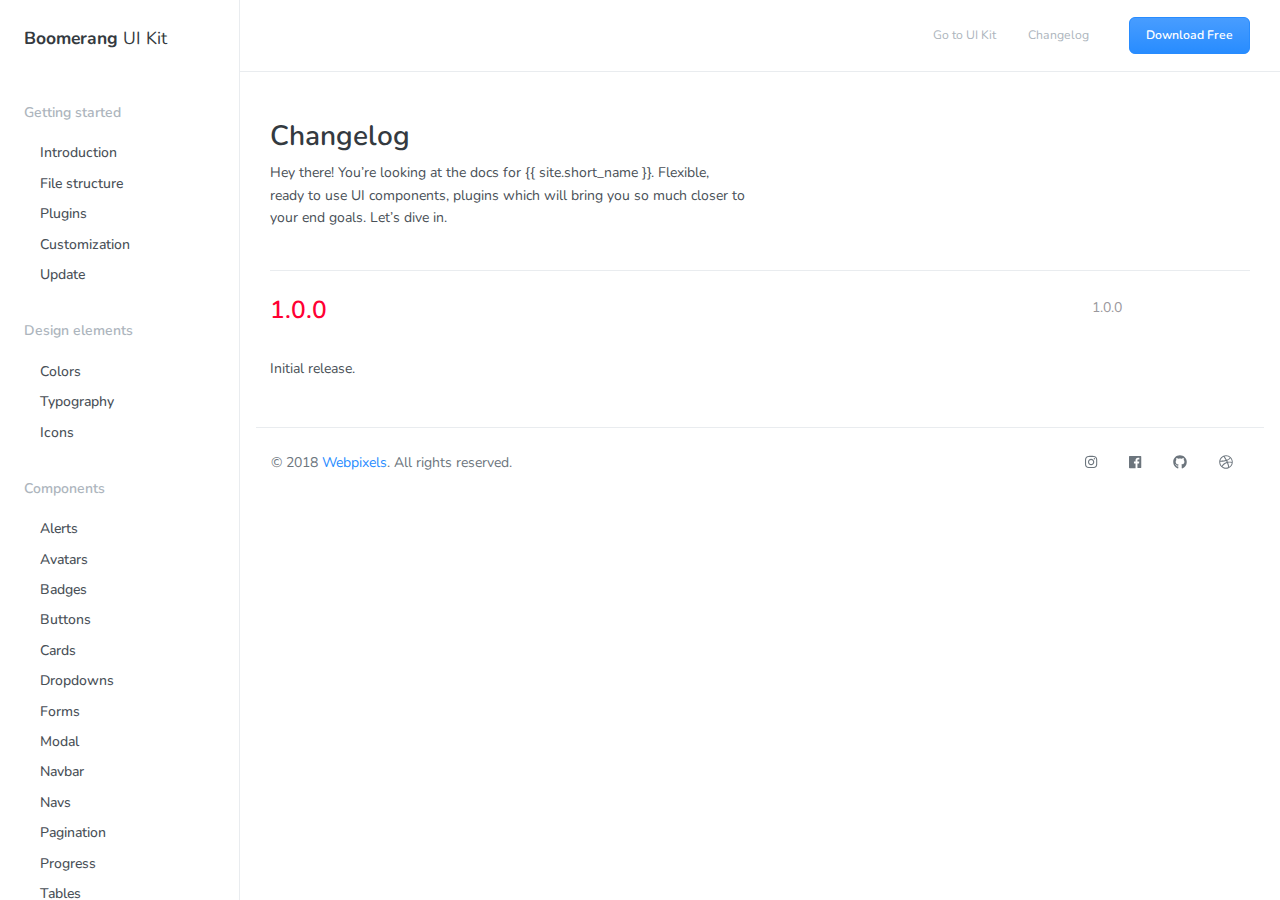
<file: docs/changelog.html>
<!DOCTYPE html>
<html>
  <head>
    <meta charset="utf-8">
    <meta name="viewport" content="width=device-width, initial-scale=1, shrink-to-fit=no">
    <meta name="description" content="Probably the most complete UI kit out there. Multiple functionalities and controls added,  extended color palette and beautiful typography, designed as its own extended version of Bootstrap at  the highest level of quality.                             ">
    <meta name="author" content="Webpixels">
    <title>Boomerang UI Kit - Free Bootstrap Framework by Webpixels</title>
    <!-- Fonts -->
    <link href="https://fonts.googleapis.com/css?family=Nunito:400,600,700,800|Roboto:400,500,700" rel="stylesheet">
    <!-- Plugins -->
    <link rel="stylesheet" href="../assets/vendor/animate/animate.min.css" type="text/css">
    <!-- Theme CSS -->
    <link type="text/css" href="../assets/css/theme.css" rel="stylesheet">
    <!-- Demo CSS - No need to use these in your project -->
    <link rel="stylesheet" href="../assets/vendor/jquery-scrollbar/css/jquery-scrollbar.css">
    <link type="text/css" href="../assets/vendor/highlight/css/highlight.min.css" rel="stylesheet">
    <link type="text/css" href="../assets/css/demo.css" rel="stylesheet">
  </head>
  <body>
    <main class="main">
      <aside class="sidebar" id="nav_docs">
        <div class="sidebar-brand">
          <h1 class="font-weight-400"><a href="../"><span class="font-weight-700">Boomerang</span> UI Kit</a></h1>
        </div>
        <div class="scrollbar-inner">
          <ul class="navigation pr-3">
            <li class="navigation-title">Getting started</li>
            <li class="navigation-item">
              <a href="introduction.html" class="navigation-link">Introduction</a>
            </li>
            <li class="navigation-item">
              <a href="file-structure.html" class="navigation-link">File structure</a>
            </li>
            <li class="navigation-item">
              <a href="plugins.html" class="navigation-link">Plugins</a>
            </li>
            <li class="navigation-item">
              <a href="customization.html" class="navigation-link">Customization</a>
            </li>
            <li class="navigation-item">
              <a href="update.html" class="navigation-link">Update</a>
            </li>
            <li class="navigation-title">Design elements</li>
            <li class="navigation-item">
              <a href="colors.html" class="navigation-link">Colors</a>
            </li>
            <li class="navigation-item">
              <a href="typography.html" class="navigation-link">Typography</a>
            </li>
            <li class="navigation-item">
              <a href="icons.html" class="navigation-link">Icons</a>
            </li>
            <li class="navigation-title">Components</li>
            <li class="navigation-item">
              <a href="alerts.html" class="navigation-link">Alerts</a>
            </li>
            <li class="navigation-item">
              <a href="avatars.html" class="navigation-link">Avatars</a>
            </li>
            <li class="navigation-item">
              <a href="badges.html" class="navigation-link">Badges</a>
            </li>
            <li class="navigation-item">
              <a href="buttons.html" class="navigation-link">Buttons</a>
            </li>
            <li class="navigation-item">
              <a href="cards.html" class="navigation-link">Cards</a>
            </li>
            <li class="navigation-item">
              <a href="dropdowns.html" class="navigation-link">Dropdowns</a>
            </li>
            <li class="navigation-item">
              <a href="forms.html" class="navigation-link">Forms</a>
            </li>
            <li class="navigation-item">
              <a href="modal.html" class="navigation-link">Modal</a>
            </li>
            <li class="navigation-item">
              <a href="navbar.html" class="navigation-link">Navbar</a>
            </li>
            <li class="navigation-item">
              <a href="navs.html" class="navigation-link">Navs</a>
            </li>
            <li class="navigation-item">
              <a href="pagination.html" class="navigation-link">Pagination</a>
            </li>
            <li class="navigation-item">
              <a href="progress.html" class="navigation-link">Progress</a>
            </li>
            <li class="navigation-item">
              <a href="tables.html" class="navigation-link">Tables</a>
            </li>
            <li class="navigation-item">
              <a href="tooltips.html" class="navigation-link">Tooltips</a>
            </li>
          </ul>
        </div>
      </aside>
      <section class="content">
        <div class="header">
          <div class="navigation-trigger d-xl-none" data-action="aside-open" data-target=".sidebar">
            <div class="navigation-trigger-inner">
              <i class="navigation-trigger-line"></i>
              <i class="navigation-trigger-line"></i>
              <i class="navigation-trigger-line"></i>
            </div>
          </div>
          <div class="header-brand d-xl-none">
            <h1><a href="index.html">Boomerang UI Kit</a></h1>
          </div>
          <div class="header-nav ml-auto">
            <ul class="nav align-items-center">
              <li class="nav-item d-none d-md-inline-block">
                <a class="nav-link pl-0 active" href="../">Go to UI Kit</a>
              </li>
              <li class="nav-item d-none d-md-inline-block">
                <a class="nav-link" href="../docs/changelog.html">Changelog</a>
              </li>
              <li class="nav-item ml-4">
                <a href="https://github.com/webpixels/boomerang-ui-kit/archive/master.zip" class="btn btn-sm btn-primary">Download Free</a>
              </li>
            </ul>
          </div>
        </div>
        <div class="content-inner content-docs">
          <div class="container">
            <div class="pt-3 pb-4 mb-4 border-bottom">
              <div class="row">
                <div class="col-lg-6">
                  <h2 class="heading h2 font-weight-bold">Changelog</h2>
                  <p>Hey there! You’re looking at the docs for {{ site.short_name }}. Flexible, ready to use UI components, plugins which will bring you so much closer to your end goals. Let’s dive in.</p>
                </div>
              </div>
            </div>
            <div class="row">
              <div class="col-lg-9">
                <h3 id="100"><span class="text-danger">1.0.0</span></h3>
                <p>Initial release.</p>
              </div>
              <div class="col-lg-3 d-none d-lg-inline-block">
                <div class="sidebar-sticky" data-stick-in-parent="true">
                  <ul class="section-nav">
                    <li class="toc-entry toc-h3"><a href="#100">1.0.0</a></li>
                  </ul>
                </div>
              </div>
            </div>
          </div>
        </div>
        <footer class="px-3 footer bg-white">
          <div class="container ">
            <div class="row align-items-center py-3 border-top">
              <div class="col-lg-6 text-center text-lg-left mb-2 mb-lg-0">
                &copy; 2018 <a href="https://webpixels.io/" target="_blank">Webpixels</a>. All rights reserved.
              </div>
              <div class="col-lg-6 text-center text-lg-right">
                <ul class="nav justify-content-center justify-content-lg-end">
                  <li class="nav-item">
                    <a class="nav-link active" href="https://instagram.com/webpixelsofficial" target="_blank"><i class="fab fa-instagram"></i></a>
                  </li>
                  <li class="nav-item">
                    <a class="nav-link" href="https://facebook.com/webpixels" target="_blank"><i class="fab fa-facebook"></i></a>
                  </li>
                  <li class="nav-item">
                    <a class="nav-link" href="https://github.com/webpixels" target="_blank"><i class="fab fa-github"></i></a>
                  </li>
                  <li class="nav-item">
                    <a class="nav-link" href="https://dribbble.com/webpixels" target="_blank"><i class="fab fa-dribbble"></i></a>
                  </li>
                </ul>
              </div>
            </div>
          </div>
        </footer>
      </section>
    </main>
    <!-- Core -->
    <script src="../assets/vendor/jquery/jquery.min.js"></script>
    <script src="../assets/vendor/popper/popper.min.js"></script>
    <script src="../assets/js/bootstrap/bootstrap.min.js"></script>
    <!-- FontAwesome 5 -->
    <script src="../assets/vendor/fontawesome/js/fontawesome-all.min.js" defer></script>
    <!-- Scripts used only for this demo only - Remove these in your project -->
    <script src="../assets/vendor/jquery-scrollbar/js/jquery-scrollbar.min.js"></script>
    <script src="../assets/vendor/jquery-scrollLock/jquery-scrollLock.min.js"></script>
    <script src="../assets/vendor/sticky-kit/sticky-kit.min.js"></script>
    <script src="../assets/vendor/highlight/js/highlight.min.js"></script>
    <script src="../assets/vendor/clipboard-js/clipboard.min.js"></script>
    <script src="../assets/vendor/holderjs/holder.min.js"></script>
    <script src="../assets/js/demo.js"></script>
    <!-- Theme JS -->
    <script src="../assets/js/theme.js"></script>
  </body>
</html>
</file>
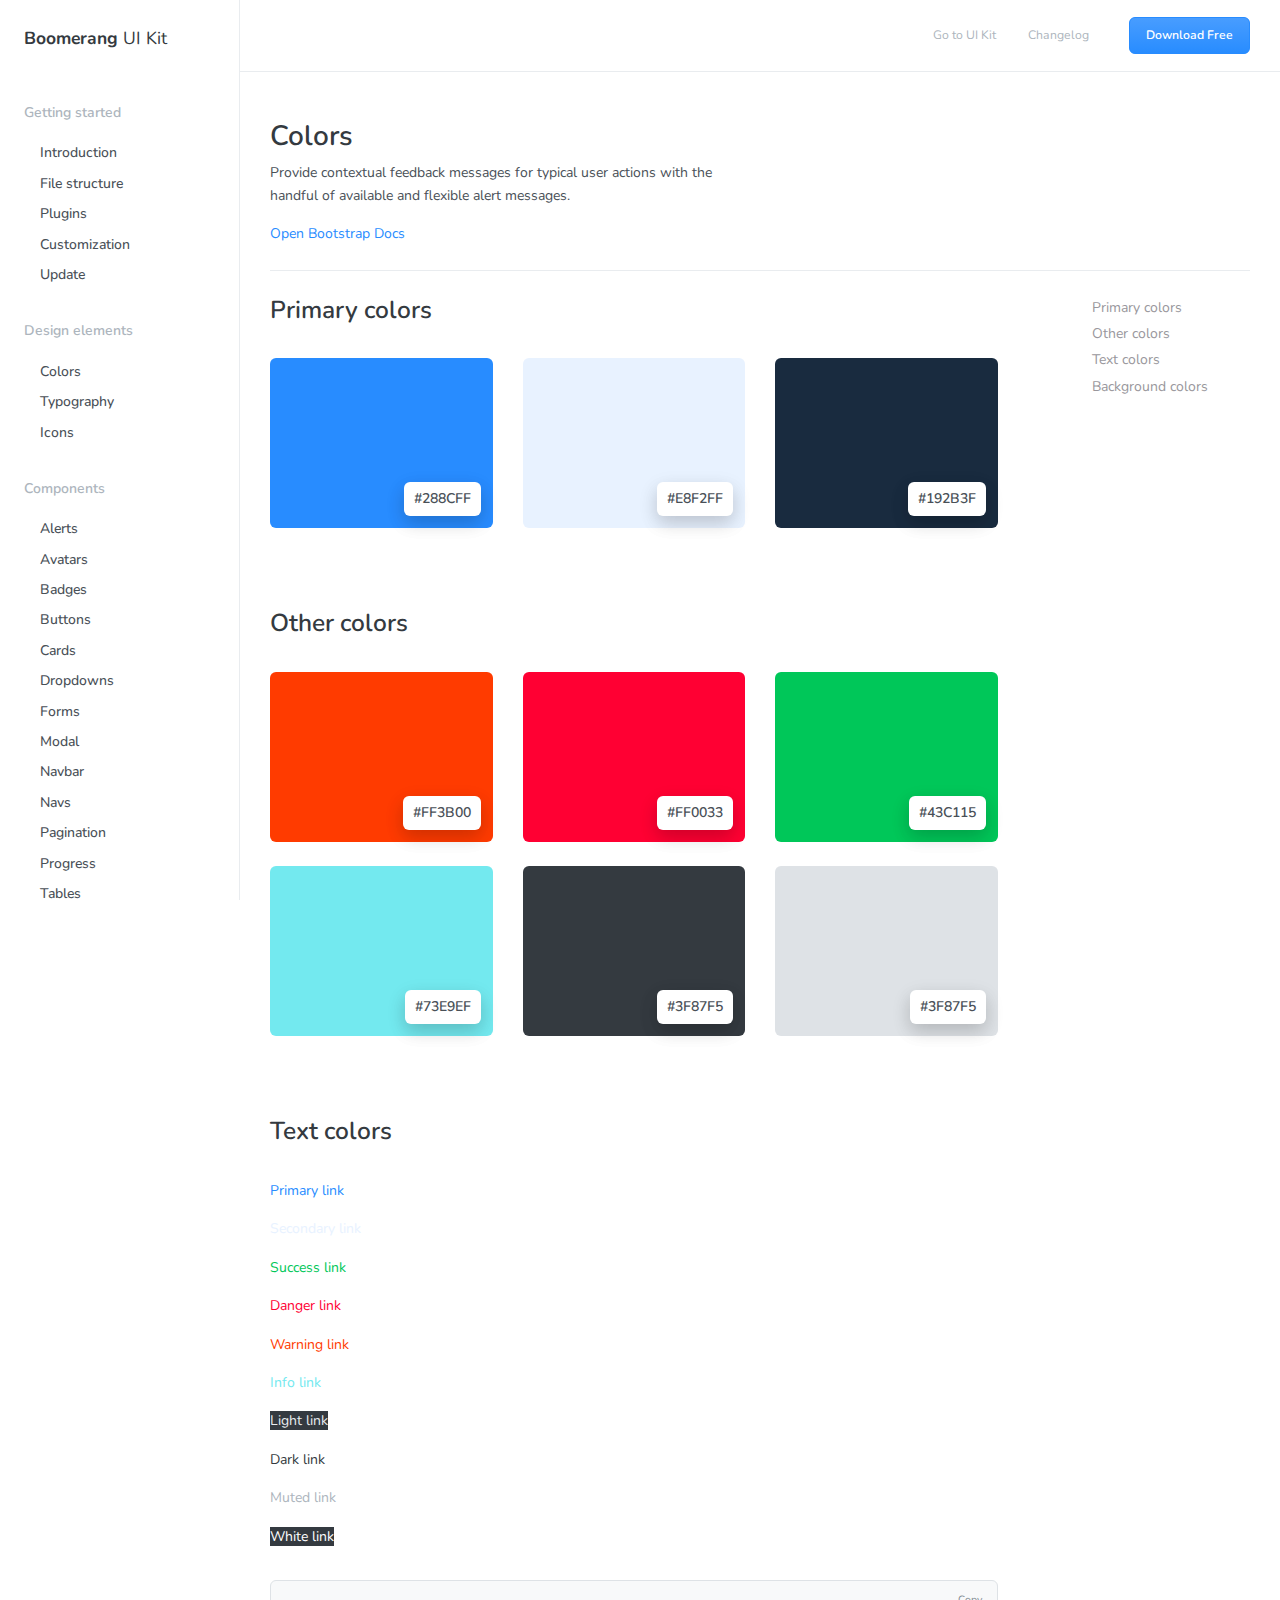
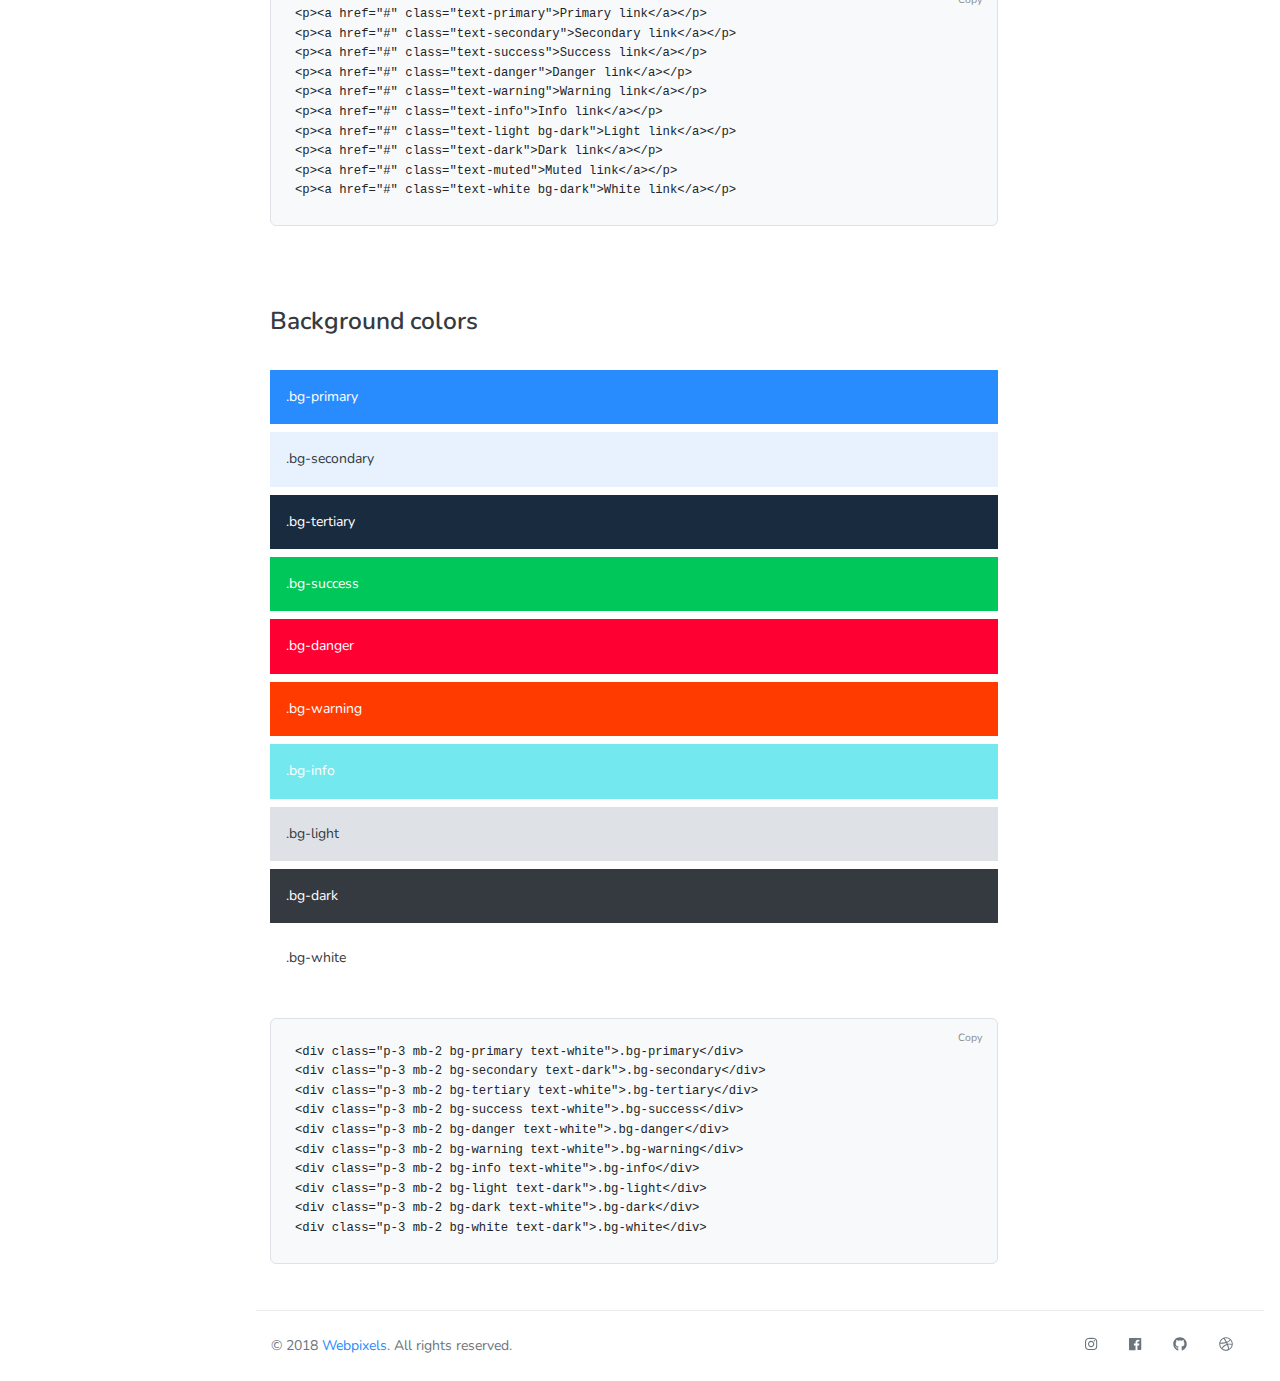
<file: docs/colors.html>
<!DOCTYPE html>
<html>
  <head>
    <meta charset="utf-8">
    <meta name="viewport" content="width=device-width, initial-scale=1, shrink-to-fit=no">
    <meta name="description" content="Probably the most complete UI kit out there. Multiple functionalities and controls added,  extended color palette and beautiful typography, designed as its own extended version of Bootstrap at  the highest level of quality.                             ">
    <meta name="author" content="Webpixels">
    <title>Boomerang UI Kit - Free Bootstrap Framework by Webpixels</title>
    <!-- Fonts -->
    <link href="https://fonts.googleapis.com/css?family=Nunito:400,600,700,800|Roboto:400,500,700" rel="stylesheet">
    <!-- Plugins -->
    <link rel="stylesheet" href="../assets/vendor/animate/animate.min.css" type="text/css">
    <!-- Theme CSS -->
    <link type="text/css" href="../assets/css/theme.css" rel="stylesheet">
    <!-- Demo CSS - No need to use these in your project -->
    <link rel="stylesheet" href="../assets/vendor/jquery-scrollbar/css/jquery-scrollbar.css">
    <link type="text/css" href="../assets/vendor/highlight/css/highlight.min.css" rel="stylesheet">
    <link type="text/css" href="../assets/css/demo.css" rel="stylesheet">
  </head>
  <body>
    <main class="main">
      <aside class="sidebar" id="nav_docs">
        <div class="sidebar-brand">
          <h1 class="font-weight-400"><a href="../"><span class="font-weight-700">Boomerang</span> UI Kit</a></h1>
        </div>
        <div class="scrollbar-inner">
          <ul class="navigation pr-3">
            <li class="navigation-title">Getting started</li>
            <li class="navigation-item">
              <a href="introduction.html" class="navigation-link">Introduction</a>
            </li>
            <li class="navigation-item">
              <a href="file-structure.html" class="navigation-link">File structure</a>
            </li>
            <li class="navigation-item">
              <a href="plugins.html" class="navigation-link">Plugins</a>
            </li>
            <li class="navigation-item">
              <a href="customization.html" class="navigation-link">Customization</a>
            </li>
            <li class="navigation-item">
              <a href="update.html" class="navigation-link">Update</a>
            </li>
            <li class="navigation-title">Design elements</li>
            <li class="navigation-item">
              <a href="colors.html" class="navigation-link">Colors</a>
            </li>
            <li class="navigation-item">
              <a href="typography.html" class="navigation-link">Typography</a>
            </li>
            <li class="navigation-item">
              <a href="icons.html" class="navigation-link">Icons</a>
            </li>
            <li class="navigation-title">Components</li>
            <li class="navigation-item">
              <a href="alerts.html" class="navigation-link">Alerts</a>
            </li>
            <li class="navigation-item">
              <a href="avatars.html" class="navigation-link">Avatars</a>
            </li>
            <li class="navigation-item">
              <a href="badges.html" class="navigation-link">Badges</a>
            </li>
            <li class="navigation-item">
              <a href="buttons.html" class="navigation-link">Buttons</a>
            </li>
            <li class="navigation-item">
              <a href="cards.html" class="navigation-link">Cards</a>
            </li>
            <li class="navigation-item">
              <a href="dropdowns.html" class="navigation-link">Dropdowns</a>
            </li>
            <li class="navigation-item">
              <a href="forms.html" class="navigation-link">Forms</a>
            </li>
            <li class="navigation-item">
              <a href="modal.html" class="navigation-link">Modal</a>
            </li>
            <li class="navigation-item">
              <a href="navbar.html" class="navigation-link">Navbar</a>
            </li>
            <li class="navigation-item">
              <a href="navs.html" class="navigation-link">Navs</a>
            </li>
            <li class="navigation-item">
              <a href="pagination.html" class="navigation-link">Pagination</a>
            </li>
            <li class="navigation-item">
              <a href="progress.html" class="navigation-link">Progress</a>
            </li>
            <li class="navigation-item">
              <a href="tables.html" class="navigation-link">Tables</a>
            </li>
            <li class="navigation-item">
              <a href="tooltips.html" class="navigation-link">Tooltips</a>
            </li>
          </ul>
        </div>
      </aside>
      <section class="content">
        <div class="header">
          <div class="navigation-trigger d-xl-none" data-action="aside-open" data-target=".sidebar">
            <div class="navigation-trigger-inner">
              <i class="navigation-trigger-line"></i>
              <i class="navigation-trigger-line"></i>
              <i class="navigation-trigger-line"></i>
            </div>
          </div>
          <div class="header-brand d-xl-none">
            <h1><a href="index.html">Boomerang UI Kit</a></h1>
          </div>
          <div class="header-nav ml-auto">
            <ul class="nav align-items-center">
              <li class="nav-item d-none d-md-inline-block">
                <a class="nav-link pl-0 active" href="../">Go to UI Kit</a>
              </li>
              <li class="nav-item d-none d-md-inline-block">
                <a class="nav-link" href="../docs/changelog.html">Changelog</a>
              </li>
              <li class="nav-item ml-4">
                <a href="https://github.com/webpixels/boomerang-ui-kit/archive/master.zip" class="btn btn-sm btn-primary">Download Free</a>
              </li>
            </ul>
          </div>
        </div>
        <div class="content-inner content-docs">
          <div class="container">
            <div class="pt-3 pb-4 mb-4 border-bottom">
              <div class="row">
                <div class="col-lg-6">
                  <h2 class="heading h2 font-weight-bold">Colors</h2>
                  <p>Provide contextual feedback messages for typical user actions with the handful of available and flexible alert messages.</p>
                  <a href="http://getbootstrap.com/docs/4.0/utilities/colors" target="_blank">Open Bootstrap Docs</a>
                </div>
              </div>
            </div>
            <div class="row">
              <div class="col-lg-9">
                <h3 id="primary-colors">Primary colors</h3>
                <div class="row color-palette cols-xs-space cols-sm-space cols-md-space">
                  <div class="col-md-4 mb-4 mb-md-0">
                    <a href="#" data-toggle="tooltip" title="" data-original-title="Primary">
                      <div class="color-entry bg-primary">
                        <span class="color-code z-depth-2 font-weight-bold text-uppercase rounded">#288cff</span>
                      </div>
                    </a>
                  </div>
                  <div class="col-md-4 mb-4 mb-md-0">
                    <a href="#" data-toggle="tooltip" title="" data-original-title="Secondary">
                      <div class="color-entry bg-secondary">
                        <span class="color-code z-depth-2 font-weight-bold text-uppercase rounded">
                          #e8f2ff
                        </span>
                      </div>
                    </a>
                  </div>
                  <div class="col-md-4 mb-4 mb-md-0">
                    <a href="#" data-toggle="tooltip" title="" data-original-title="Tertiary">
                      <div class="color-entry bg-tertiary">
                        <span class="color-code z-depth-2 font-weight-bold text-uppercase rounded">
                          #192b3f
                        </span>
                      </div>
                    </a>
                  </div>
                </div>
                <h3 id="other-colors">Other colors</h3>
                <div class="row color-palette mb-md-4">
                  <div class="col-md-4 mb-4 mb-md-0">
                    <a href="#" data-toggle="tooltip" title="" data-original-title="Warning">
                      <div class="color-entry bg-warning">
                        <span class="color-code z-depth-2 font-weight-bold text-uppercase rounded">
                          #ff3b00
                        </span>
                      </div>
                    </a>
                  </div>
                  <div class="col-md-4 mb-4 mb-md-0">
                    <a href="#" data-toggle="tooltip" title="" data-original-title="Danger">
                      <div class="color-entry bg-danger">
                        <span class="color-code z-depth-2 font-weight-bold text-uppercase rounded">
                          #ff0033
                        </span>
                      </div>
                    </a>
                  </div>
                  <div class="col-md-4 mb-4 mb-md-0">
                    <a href="#" data-toggle="tooltip" title="" data-original-title="Success">
                      <div class="color-entry bg-success">
                        <span class="color-code z-depth-2 font-weight-bold text-uppercase rounded">
                          #43c115
                        </span>
                      </div>
                    </a>
                  </div>
                </div>
                <div class="row color-palette">
                  <div class="col-md-4 mb-4 mb-md-0">
                    <a href="#" data-toggle="tooltip" title="" data-original-title="Warning">
                      <div class="color-entry bg-info">
                        <span class="color-code z-depth-2 font-weight-bold text-uppercase rounded">
                          #73e9ef
                        </span>
                      </div>
                    </a>
                  </div>
                  <div class="col-md-4 mb-4 mb-md-0">
                    <a href="#" data-toggle="tooltip" title="" data-original-title="Danger">
                      <div class="color-entry bg-dark">
                        <span class="color-code z-depth-2 font-weight-bold text-uppercase rounded">
                          #3f87f5
                        </span>
                      </div>
                    </a>
                  </div>
                  <div class="col-md-4 mb-4 mb-md-0">
                    <a href="#" data-toggle="tooltip" title="" data-original-title="Success">
                      <div class="color-entry bg-light">
                        <span class="color-code z-depth-2 font-weight-bold text-uppercase rounded">
                          #3f87f5
                        </span>
                      </div>
                    </a>
                  </div>
                </div>
                <h3 id="text-colors">Text colors</h3>
                <div class="code-example">
                  <p><a href="#" class="text-primary">Primary link</a></p>
                  <p><a href="#" class="text-secondary">Secondary link</a></p>
                  <p><a href="#" class="text-success">Success link</a></p>
                  <p><a href="#" class="text-danger">Danger link</a></p>
                  <p><a href="#" class="text-warning">Warning link</a></p>
                  <p><a href="#" class="text-info">Info link</a></p>
                  <p><a href="#" class="text-light bg-dark">Light link</a></p>
                  <p><a href="#" class="text-dark">Dark link</a></p>
                  <p><a href="#" class="text-muted">Muted link</a></p>
                  <p><a href="#" class="text-white bg-dark">White link</a></p>
                </div>
                <div class="highlight">
                  <pre><code class="language-html" data-lang="html"><span class="nt">&lt;p&gt;&lt;a</span> <span class="na">href=</span><span class="s">"#"</span> <span class="na">class=</span><span class="s">"text-primary"</span><span class="nt">&gt;</span>Primary link<span class="nt">&lt;/a&gt;&lt;/p&gt;</span>
<span class="nt">&lt;p&gt;&lt;a</span> <span class="na">href=</span><span class="s">"#"</span> <span class="na">class=</span><span class="s">"text-secondary"</span><span class="nt">&gt;</span>Secondary link<span class="nt">&lt;/a&gt;&lt;/p&gt;</span>
<span class="nt">&lt;p&gt;&lt;a</span> <span class="na">href=</span><span class="s">"#"</span> <span class="na">class=</span><span class="s">"text-success"</span><span class="nt">&gt;</span>Success link<span class="nt">&lt;/a&gt;&lt;/p&gt;</span>
<span class="nt">&lt;p&gt;&lt;a</span> <span class="na">href=</span><span class="s">"#"</span> <span class="na">class=</span><span class="s">"text-danger"</span><span class="nt">&gt;</span>Danger link<span class="nt">&lt;/a&gt;&lt;/p&gt;</span>
<span class="nt">&lt;p&gt;&lt;a</span> <span class="na">href=</span><span class="s">"#"</span> <span class="na">class=</span><span class="s">"text-warning"</span><span class="nt">&gt;</span>Warning link<span class="nt">&lt;/a&gt;&lt;/p&gt;</span>
<span class="nt">&lt;p&gt;&lt;a</span> <span class="na">href=</span><span class="s">"#"</span> <span class="na">class=</span><span class="s">"text-info"</span><span class="nt">&gt;</span>Info link<span class="nt">&lt;/a&gt;&lt;/p&gt;</span>
<span class="nt">&lt;p&gt;&lt;a</span> <span class="na">href=</span><span class="s">"#"</span> <span class="na">class=</span><span class="s">"text-light bg-dark"</span><span class="nt">&gt;</span>Light link<span class="nt">&lt;/a&gt;&lt;/p&gt;</span>
<span class="nt">&lt;p&gt;&lt;a</span> <span class="na">href=</span><span class="s">"#"</span> <span class="na">class=</span><span class="s">"text-dark"</span><span class="nt">&gt;</span>Dark link<span class="nt">&lt;/a&gt;&lt;/p&gt;</span>
<span class="nt">&lt;p&gt;&lt;a</span> <span class="na">href=</span><span class="s">"#"</span> <span class="na">class=</span><span class="s">"text-muted"</span><span class="nt">&gt;</span>Muted link<span class="nt">&lt;/a&gt;&lt;/p&gt;</span>
<span class="nt">&lt;p&gt;&lt;a</span> <span class="na">href=</span><span class="s">"#"</span> <span class="na">class=</span><span class="s">"text-white bg-dark"</span><span class="nt">&gt;</span>White link<span class="nt">&lt;/a&gt;&lt;/p&gt;</span></code></pre>
                </div>
                <h3 id="background-colors">Background colors</h3>
                <div class="code-example">
                  <div class="p-3 mb-2 bg-primary text-white">.bg-primary</div>
                  <div class="p-3 mb-2 bg-secondary text-dark">.bg-secondary</div>
                  <div class="p-3 mb-2 bg-tertiary text-white">.bg-tertiary</div>
                  <div class="p-3 mb-2 bg-success text-white">.bg-success</div>
                  <div class="p-3 mb-2 bg-danger text-white">.bg-danger</div>
                  <div class="p-3 mb-2 bg-warning text-white">.bg-warning</div>
                  <div class="p-3 mb-2 bg-info text-white">.bg-info</div>
                  <div class="p-3 mb-2 bg-light text-dark">.bg-light</div>
                  <div class="p-3 mb-2 bg-dark text-white">.bg-dark</div>
                  <div class="p-3 mb-2 bg-white text-dark">.bg-white</div>
                </div>
                <div class="highlight">
                  <pre><code class="language-html" data-lang="html"><span class="nt">&lt;div</span> <span class="na">class=</span><span class="s">"p-3 mb-2 bg-primary text-white"</span><span class="nt">&gt;</span>.bg-primary<span class="nt">&lt;/div&gt;</span>
<span class="nt">&lt;div</span> <span class="na">class=</span><span class="s">"p-3 mb-2 bg-secondary text-dark"</span><span class="nt">&gt;</span>.bg-secondary<span class="nt">&lt;/div&gt;</span>
<span class="nt">&lt;div</span> <span class="na">class=</span><span class="s">"p-3 mb-2 bg-tertiary text-white"</span><span class="nt">&gt;</span>.bg-tertiary<span class="nt">&lt;/div&gt;</span>
<span class="nt">&lt;div</span> <span class="na">class=</span><span class="s">"p-3 mb-2 bg-success text-white"</span><span class="nt">&gt;</span>.bg-success<span class="nt">&lt;/div&gt;</span>
<span class="nt">&lt;div</span> <span class="na">class=</span><span class="s">"p-3 mb-2 bg-danger text-white"</span><span class="nt">&gt;</span>.bg-danger<span class="nt">&lt;/div&gt;</span>
<span class="nt">&lt;div</span> <span class="na">class=</span><span class="s">"p-3 mb-2 bg-warning text-white"</span><span class="nt">&gt;</span>.bg-warning<span class="nt">&lt;/div&gt;</span>
<span class="nt">&lt;div</span> <span class="na">class=</span><span class="s">"p-3 mb-2 bg-info text-white"</span><span class="nt">&gt;</span>.bg-info<span class="nt">&lt;/div&gt;</span>
<span class="nt">&lt;div</span> <span class="na">class=</span><span class="s">"p-3 mb-2 bg-light text-dark"</span><span class="nt">&gt;</span>.bg-light<span class="nt">&lt;/div&gt;</span>
<span class="nt">&lt;div</span> <span class="na">class=</span><span class="s">"p-3 mb-2 bg-dark text-white"</span><span class="nt">&gt;</span>.bg-dark<span class="nt">&lt;/div&gt;</span>
<span class="nt">&lt;div</span> <span class="na">class=</span><span class="s">"p-3 mb-2 bg-white text-dark"</span><span class="nt">&gt;</span>.bg-white<span class="nt">&lt;/div&gt;</span></code></pre>
                </div>
              </div>
              <div class="col-lg-3 d-none d-lg-inline-block">
                <div class="sidebar-sticky" data-stick-in-parent="true">
                  <ul class="section-nav">
                    <li class="toc-entry toc-h3"><a href="#primary-colors">Primary colors</a></li>
                    <li class="toc-entry toc-h3"><a href="#other-colors">Other colors</a></li>
                    <li class="toc-entry toc-h3"><a href="#text-colors">Text colors</a></li>
                    <li class="toc-entry toc-h3"><a href="#background-colors">Background colors</a></li>
                  </ul>
                </div>
              </div>
            </div>
          </div>
        </div>
        <footer class="px-3 footer bg-white">
          <div class="container ">
            <div class="row align-items-center py-3 border-top">
              <div class="col-lg-6 text-center text-lg-left mb-2 mb-lg-0">
                &copy; 2018 <a href="https://webpixels.io/" target="_blank">Webpixels</a>. All rights reserved.
              </div>
              <div class="col-lg-6 text-center text-lg-right">
                <ul class="nav justify-content-center justify-content-lg-end">
                  <li class="nav-item">
                    <a class="nav-link active" href="https://instagram.com/webpixelsofficial" target="_blank"><i class="fab fa-instagram"></i></a>
                  </li>
                  <li class="nav-item">
                    <a class="nav-link" href="https://facebook.com/webpixels" target="_blank"><i class="fab fa-facebook"></i></a>
                  </li>
                  <li class="nav-item">
                    <a class="nav-link" href="https://github.com/webpixels" target="_blank"><i class="fab fa-github"></i></a>
                  </li>
                  <li class="nav-item">
                    <a class="nav-link" href="https://dribbble.com/webpixels" target="_blank"><i class="fab fa-dribbble"></i></a>
                  </li>
                </ul>
              </div>
            </div>
          </div>
        </footer>
      </section>
    </main>
    <!-- Core -->
    <script src="../assets/vendor/jquery/jquery.min.js"></script>
    <script src="../assets/vendor/popper/popper.min.js"></script>
    <script src="../assets/js/bootstrap/bootstrap.min.js"></script>
    <!-- FontAwesome 5 -->
    <script src="../assets/vendor/fontawesome/js/fontawesome-all.min.js" defer></script>
    <!-- Scripts used only for this demo only - Remove these in your project -->
    <script src="../assets/vendor/jquery-scrollbar/js/jquery-scrollbar.min.js"></script>
    <script src="../assets/vendor/jquery-scrollLock/jquery-scrollLock.min.js"></script>
    <script src="../assets/vendor/sticky-kit/sticky-kit.min.js"></script>
    <script src="../assets/vendor/highlight/js/highlight.min.js"></script>
    <script src="../assets/vendor/clipboard-js/clipboard.min.js"></script>
    <script src="../assets/vendor/holderjs/holder.min.js"></script>
    <script src="../assets/js/demo.js"></script>
    <!-- Theme JS -->
    <script src="../assets/js/theme.js"></script>
  </body>
</html>
</file>
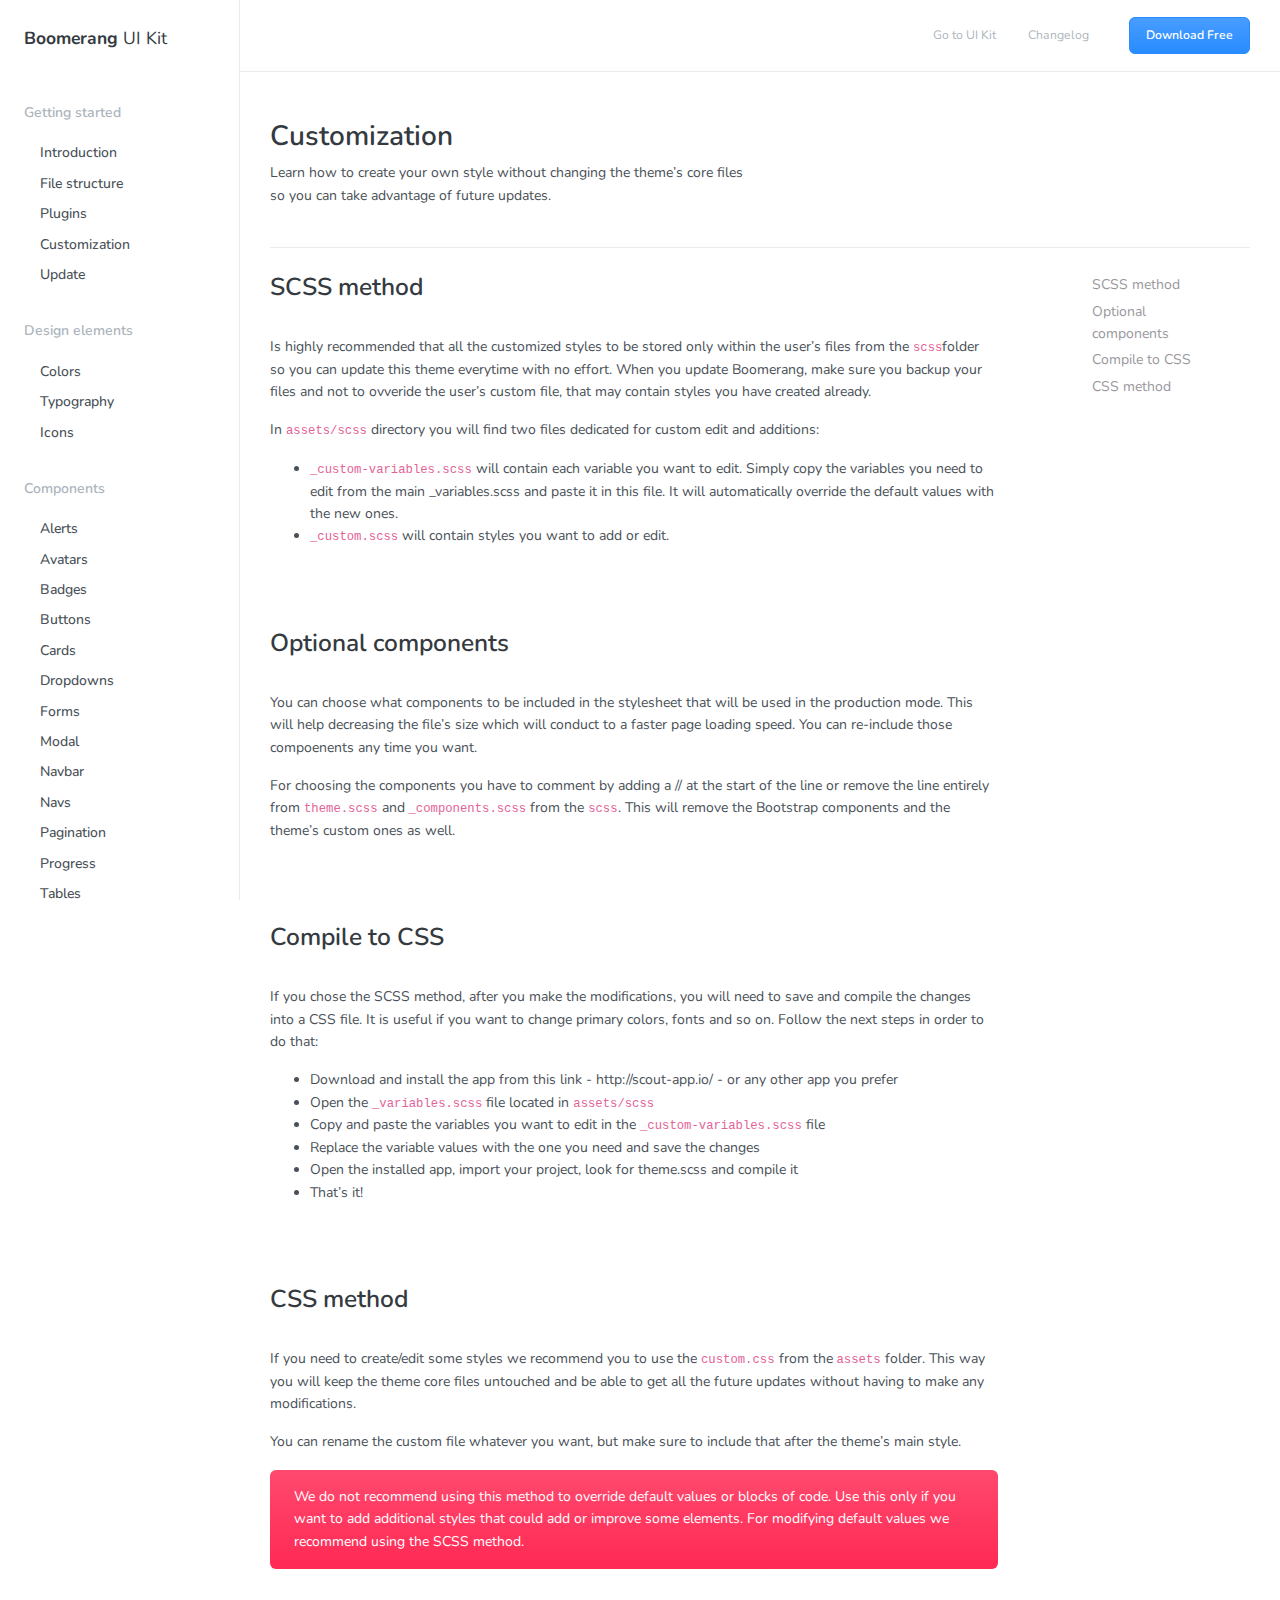
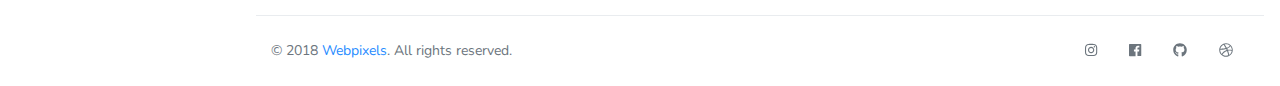
<file: docs/customization.html>
<!DOCTYPE html>
<html>
  <head>
    <meta charset="utf-8">
    <meta name="viewport" content="width=device-width, initial-scale=1, shrink-to-fit=no">
    <meta name="description" content="Probably the most complete UI kit out there. Multiple functionalities and controls added,  extended color palette and beautiful typography, designed as its own extended version of Bootstrap at  the highest level of quality.                             ">
    <meta name="author" content="Webpixels">
    <title>Boomerang UI Kit - Free Bootstrap Framework by Webpixels</title>
    <!-- Fonts -->
    <link href="https://fonts.googleapis.com/css?family=Nunito:400,600,700,800|Roboto:400,500,700" rel="stylesheet">
    <!-- Plugins -->
    <link rel="stylesheet" href="../assets/vendor/animate/animate.min.css" type="text/css">
    <!-- Theme CSS -->
    <link type="text/css" href="../assets/css/theme.css" rel="stylesheet">
    <!-- Demo CSS - No need to use these in your project -->
    <link rel="stylesheet" href="../assets/vendor/jquery-scrollbar/css/jquery-scrollbar.css">
    <link type="text/css" href="../assets/vendor/highlight/css/highlight.min.css" rel="stylesheet">
    <link type="text/css" href="../assets/css/demo.css" rel="stylesheet">
  </head>
  <body>
    <main class="main">
      <aside class="sidebar" id="nav_docs">
        <div class="sidebar-brand">
          <h1 class="font-weight-400"><a href="../"><span class="font-weight-700">Boomerang</span> UI Kit</a></h1>
        </div>
        <div class="scrollbar-inner">
          <ul class="navigation pr-3">
            <li class="navigation-title">Getting started</li>
            <li class="navigation-item">
              <a href="introduction.html" class="navigation-link">Introduction</a>
            </li>
            <li class="navigation-item">
              <a href="file-structure.html" class="navigation-link">File structure</a>
            </li>
            <li class="navigation-item">
              <a href="plugins.html" class="navigation-link">Plugins</a>
            </li>
            <li class="navigation-item">
              <a href="customization.html" class="navigation-link">Customization</a>
            </li>
            <li class="navigation-item">
              <a href="update.html" class="navigation-link">Update</a>
            </li>
            <li class="navigation-title">Design elements</li>
            <li class="navigation-item">
              <a href="colors.html" class="navigation-link">Colors</a>
            </li>
            <li class="navigation-item">
              <a href="typography.html" class="navigation-link">Typography</a>
            </li>
            <li class="navigation-item">
              <a href="icons.html" class="navigation-link">Icons</a>
            </li>
            <li class="navigation-title">Components</li>
            <li class="navigation-item">
              <a href="alerts.html" class="navigation-link">Alerts</a>
            </li>
            <li class="navigation-item">
              <a href="avatars.html" class="navigation-link">Avatars</a>
            </li>
            <li class="navigation-item">
              <a href="badges.html" class="navigation-link">Badges</a>
            </li>
            <li class="navigation-item">
              <a href="buttons.html" class="navigation-link">Buttons</a>
            </li>
            <li class="navigation-item">
              <a href="cards.html" class="navigation-link">Cards</a>
            </li>
            <li class="navigation-item">
              <a href="dropdowns.html" class="navigation-link">Dropdowns</a>
            </li>
            <li class="navigation-item">
              <a href="forms.html" class="navigation-link">Forms</a>
            </li>
            <li class="navigation-item">
              <a href="modal.html" class="navigation-link">Modal</a>
            </li>
            <li class="navigation-item">
              <a href="navbar.html" class="navigation-link">Navbar</a>
            </li>
            <li class="navigation-item">
              <a href="navs.html" class="navigation-link">Navs</a>
            </li>
            <li class="navigation-item">
              <a href="pagination.html" class="navigation-link">Pagination</a>
            </li>
            <li class="navigation-item">
              <a href="progress.html" class="navigation-link">Progress</a>
            </li>
            <li class="navigation-item">
              <a href="tables.html" class="navigation-link">Tables</a>
            </li>
            <li class="navigation-item">
              <a href="tooltips.html" class="navigation-link">Tooltips</a>
            </li>
          </ul>
        </div>
      </aside>
      <section class="content">
        <div class="header">
          <div class="navigation-trigger d-xl-none" data-action="aside-open" data-target=".sidebar">
            <div class="navigation-trigger-inner">
              <i class="navigation-trigger-line"></i>
              <i class="navigation-trigger-line"></i>
              <i class="navigation-trigger-line"></i>
            </div>
          </div>
          <div class="header-brand d-xl-none">
            <h1><a href="index.html">Boomerang UI Kit</a></h1>
          </div>
          <div class="header-nav ml-auto">
            <ul class="nav align-items-center">
              <li class="nav-item d-none d-md-inline-block">
                <a class="nav-link pl-0 active" href="../">Go to UI Kit</a>
              </li>
              <li class="nav-item d-none d-md-inline-block">
                <a class="nav-link" href="../docs/changelog.html">Changelog</a>
              </li>
              <li class="nav-item ml-4">
                <a href="https://github.com/webpixels/boomerang-ui-kit/archive/master.zip" class="btn btn-sm btn-primary">Download Free</a>
              </li>
            </ul>
          </div>
        </div>
        <div class="content-inner content-docs">
          <div class="container">
            <div class="pt-3 pb-4 mb-4 border-bottom">
              <div class="row">
                <div class="col-lg-6">
                  <h2 class="heading h2 font-weight-bold">Customization</h2>
                  <p>Learn how to create your own style without changing the theme’s core files so you can take advantage of future updates.</p>
                </div>
              </div>
            </div>
            <div class="row">
              <div class="col-lg-9">
                <h3 id="scss-method">SCSS method</h3>
                <p>Is highly recommended that all the customized styles to be stored only within the user’s files from the <code>scss</code>folder so you can update this theme everytime with no effort. When you update Boomerang, make sure you backup your files and not to ovveride the user’s custom file, that may contain styles you have created already.</p>
                <p>In <code>assets/scss</code> directory you will find two files dedicated for custom edit and additions:</p>
                <ul>
                  <li><code>_custom-variables.scss</code> will contain each variable you want to edit. Simply copy the variables you need to edit from the main _variables.scss and paste it in this file. It will automatically override the default values with the new ones.</li>
                  <li><code>_custom.scss</code> will contain styles you want to add or edit.</li>
                </ul>
                <h3 id="optional-components">Optional components</h3>
                <p>You can choose what components to be included in the stylesheet that will be used in the production mode. This will help decreasing the file’s size which will conduct to a faster page loading speed. You can re-include those compoenents any time you want.</p>
                <p>For choosing the components you have to comment by adding a // at the start of the line or remove the line entirely from <code>theme.scss</code> and <code>_components.scss</code> from the <code>scss</code>. This will remove the Bootstrap components and the theme’s custom ones as well.</p>
                <h3 id="compile-to-css">Compile to CSS</h3>
                <p>If you chose the SCSS method, after you make the modifications, you will need to save and compile the changes into a CSS file. It is useful if you want to change primary colors, fonts and so on. Follow the next steps in order to do that:</p>
                <ul>
                  <li>Download and install the app from this link - http://scout-app.io/ - or any other app you prefer</li>
                  <li>Open the <code>_variables.scss</code> file located in <code>assets/scss</code></li>
                  <li>Copy and paste the variables you want to edit in the <code>_custom-variables.scss</code> file</li>
                  <li>Replace the variable values with the one you need and save the changes</li>
                  <li>Open the installed app, import your project, look for theme.scss and compile it</li>
                  <li>That’s it!</li>
                </ul>
                <h3 id="css-method">CSS method</h3>
                <p>If you need to create/edit some styles we recommend you to use the <code>custom.css</code> from the <code>assets</code> folder. This way you will keep the theme core files untouched and be able to get all the future updates without having to make any modifications.</p>
                <p>You can rename the custom file whatever you want, but make sure to include that after the theme’s main style.</p>
                <div class="alert alert-danger">
                  We do not recommend using this method to override default values or blocks of code. Use this only if you want to add
                  additional styles that could add or improve some elements. For modifying default values we recommend using the SCSS method.
                </div>
              </div>
              <div class="col-lg-3 d-none d-lg-inline-block">
                <div class="sidebar-sticky" data-stick-in-parent="true">
                  <ul class="section-nav">
                    <li class="toc-entry toc-h3"><a href="#scss-method">SCSS method</a></li>
                    <li class="toc-entry toc-h3"><a href="#optional-components">Optional components</a></li>
                    <li class="toc-entry toc-h3"><a href="#compile-to-css">Compile to CSS</a></li>
                    <li class="toc-entry toc-h3"><a href="#css-method">CSS method</a></li>
                  </ul>
                </div>
              </div>
            </div>
          </div>
        </div>
        <footer class="px-3 footer bg-white">
          <div class="container ">
            <div class="row align-items-center py-3 border-top">
              <div class="col-lg-6 text-center text-lg-left mb-2 mb-lg-0">
                &copy; 2018 <a href="https://webpixels.io/" target="_blank">Webpixels</a>. All rights reserved.
              </div>
              <div class="col-lg-6 text-center text-lg-right">
                <ul class="nav justify-content-center justify-content-lg-end">
                  <li class="nav-item">
                    <a class="nav-link active" href="https://instagram.com/webpixelsofficial" target="_blank"><i class="fab fa-instagram"></i></a>
                  </li>
                  <li class="nav-item">
                    <a class="nav-link" href="https://facebook.com/webpixels" target="_blank"><i class="fab fa-facebook"></i></a>
                  </li>
                  <li class="nav-item">
                    <a class="nav-link" href="https://github.com/webpixels" target="_blank"><i class="fab fa-github"></i></a>
                  </li>
                  <li class="nav-item">
                    <a class="nav-link" href="https://dribbble.com/webpixels" target="_blank"><i class="fab fa-dribbble"></i></a>
                  </li>
                </ul>
              </div>
            </div>
          </div>
        </footer>
      </section>
    </main>
    <!-- Core -->
    <script src="../assets/vendor/jquery/jquery.min.js"></script>
    <script src="../assets/vendor/popper/popper.min.js"></script>
    <script src="../assets/js/bootstrap/bootstrap.min.js"></script>
    <!-- FontAwesome 5 -->
    <script src="../assets/vendor/fontawesome/js/fontawesome-all.min.js" defer></script>
    <!-- Scripts used only for this demo only - Remove these in your project -->
    <script src="../assets/vendor/jquery-scrollbar/js/jquery-scrollbar.min.js"></script>
    <script src="../assets/vendor/jquery-scrollLock/jquery-scrollLock.min.js"></script>
    <script src="../assets/vendor/sticky-kit/sticky-kit.min.js"></script>
    <script src="../assets/vendor/highlight/js/highlight.min.js"></script>
    <script src="../assets/vendor/clipboard-js/clipboard.min.js"></script>
    <script src="../assets/vendor/holderjs/holder.min.js"></script>
    <script src="../assets/js/demo.js"></script>
    <!-- Theme JS -->
    <script src="../assets/js/theme.js"></script>
  </body>
</html>
</file>
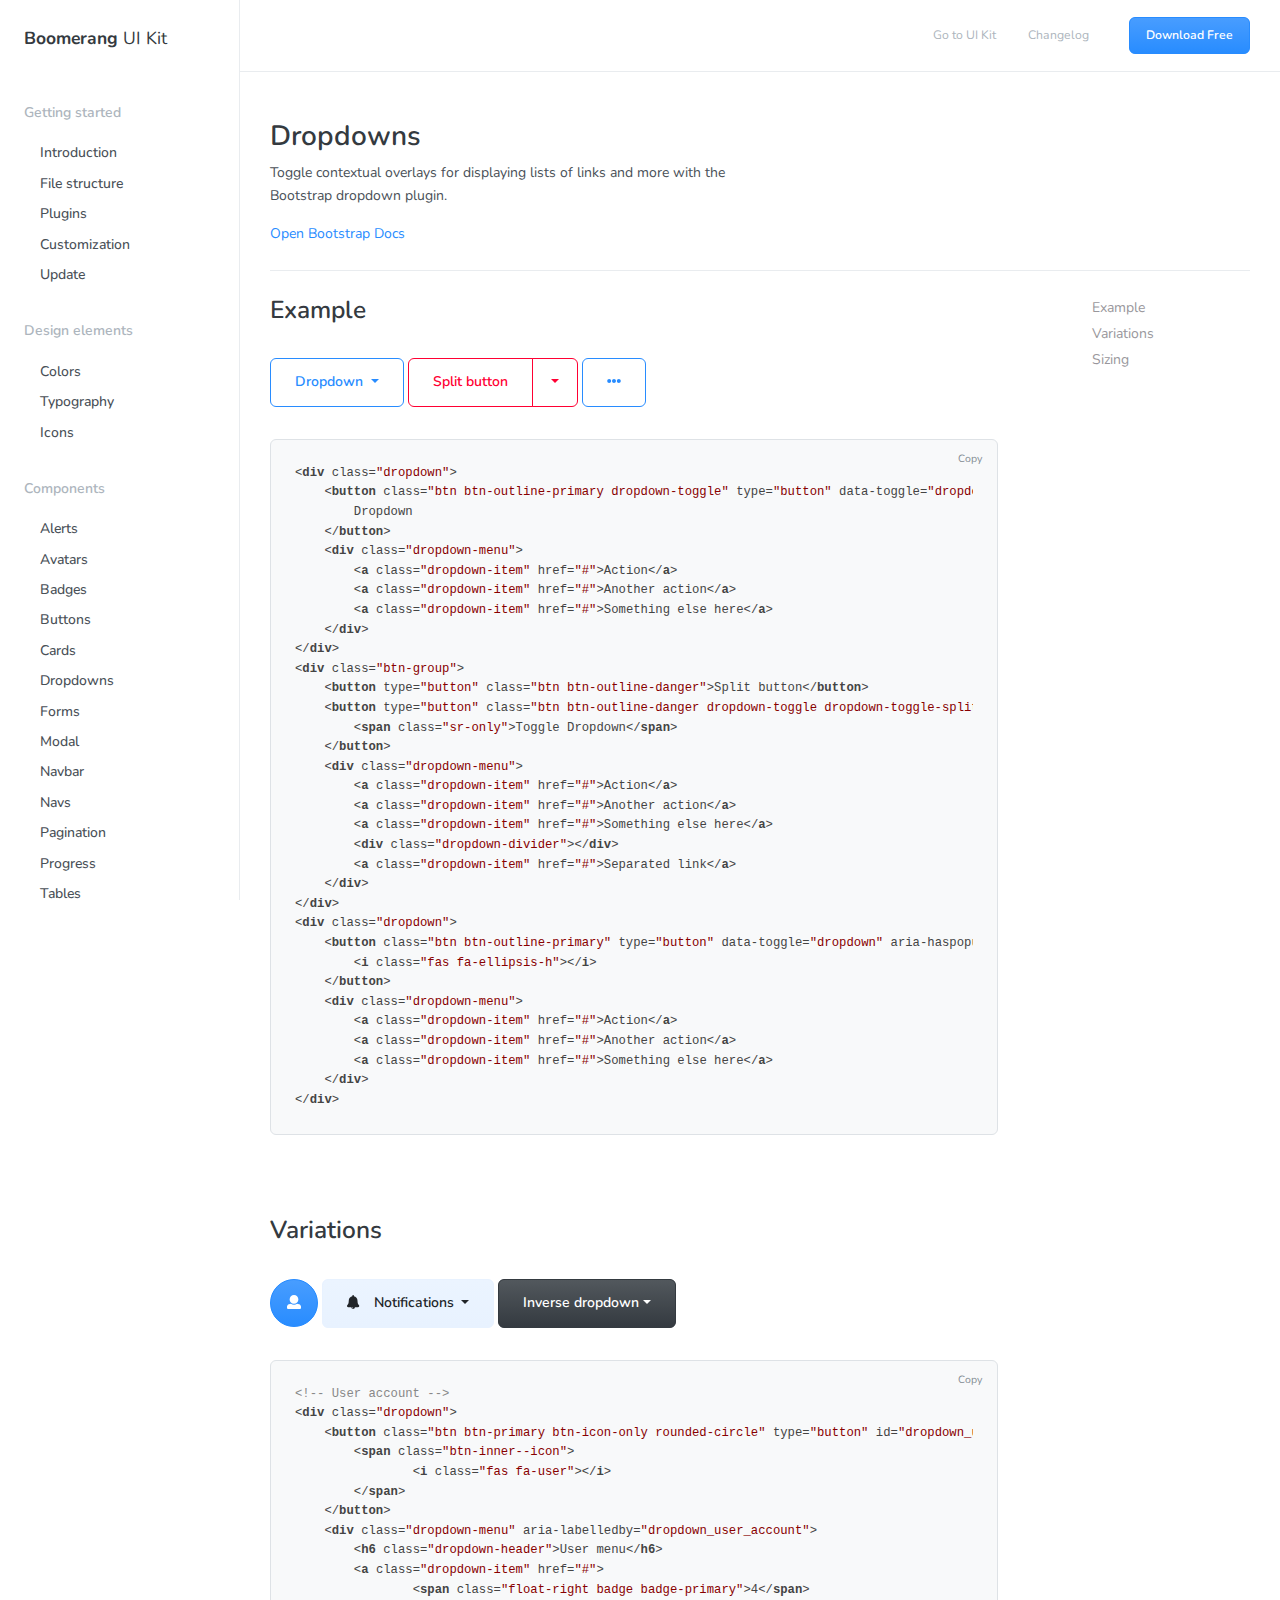
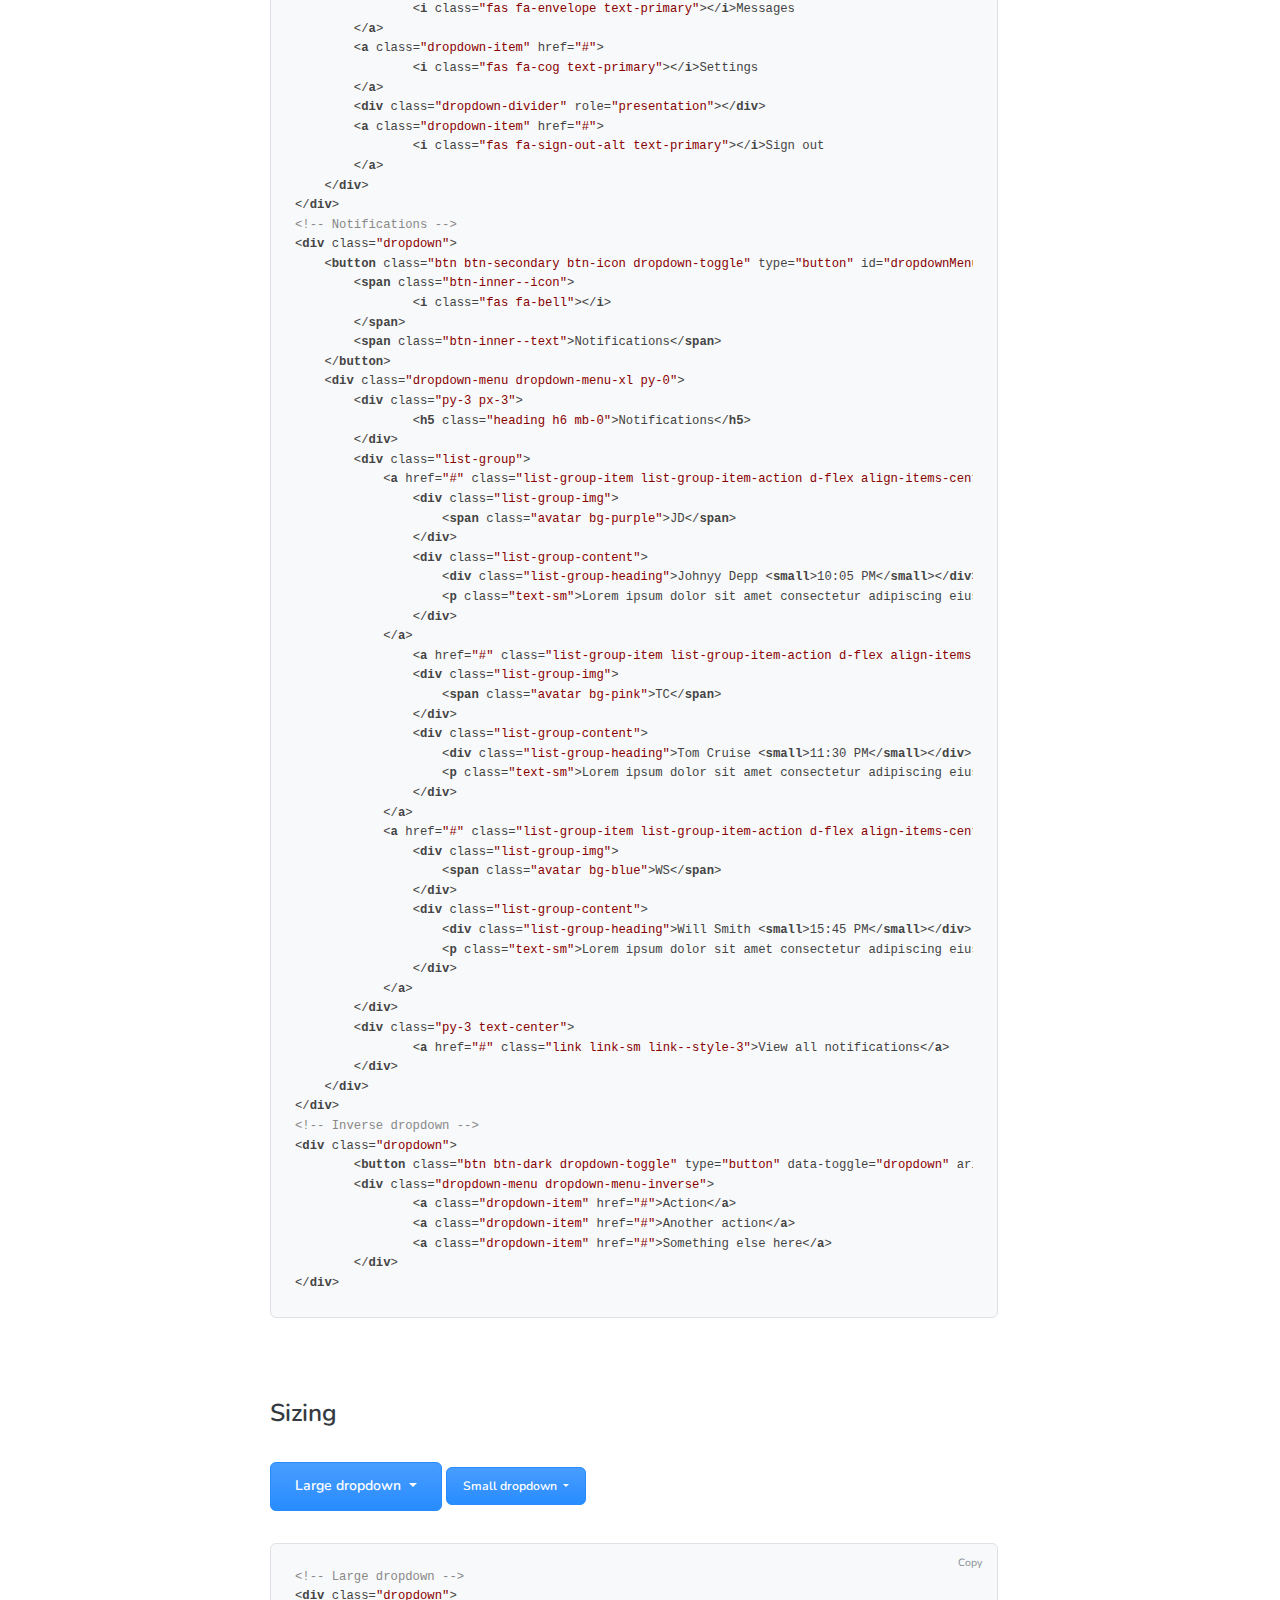
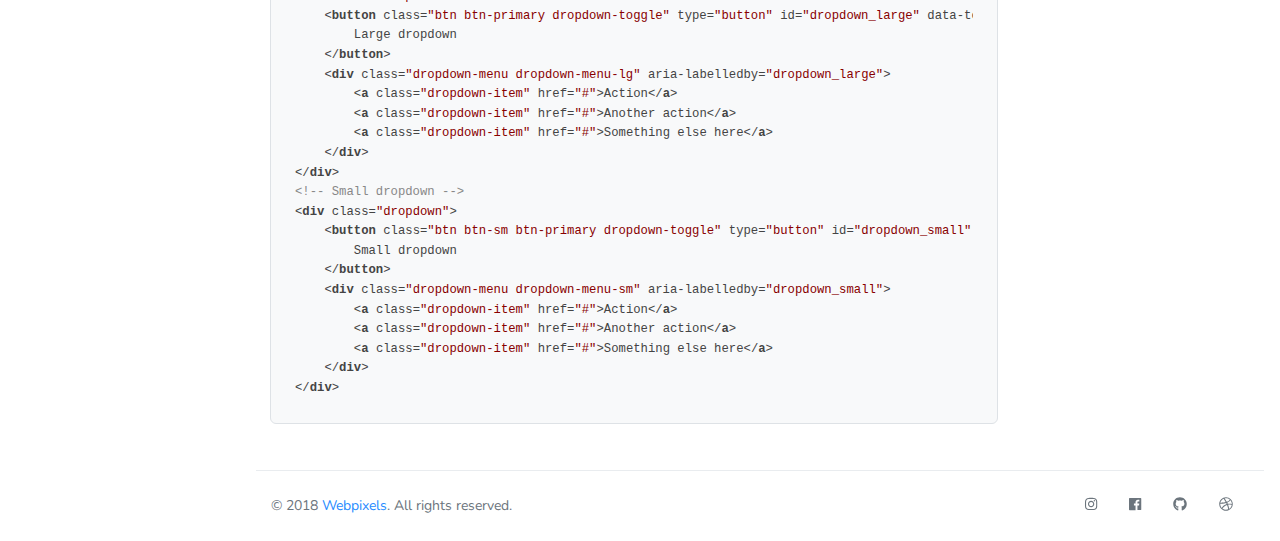
<file: docs/dropdowns.html>
<!DOCTYPE html>
<html>
  <head>
    <meta charset="utf-8">
    <meta name="viewport" content="width=device-width, initial-scale=1, shrink-to-fit=no">
    <meta name="description" content="Probably the most complete UI kit out there. Multiple functionalities and controls added,  extended color palette and beautiful typography, designed as its own extended version of Bootstrap at  the highest level of quality.                             ">
    <meta name="author" content="Webpixels">
    <title>Boomerang UI Kit - Free Bootstrap Framework by Webpixels</title>
    <!-- Fonts -->
    <link href="https://fonts.googleapis.com/css?family=Nunito:400,600,700,800|Roboto:400,500,700" rel="stylesheet">
    <!-- Plugins -->
    <link rel="stylesheet" href="../assets/vendor/animate/animate.min.css" type="text/css">
    <!-- Theme CSS -->
    <link type="text/css" href="../assets/css/theme.css" rel="stylesheet">
    <!-- Demo CSS - No need to use these in your project -->
    <link rel="stylesheet" href="../assets/vendor/jquery-scrollbar/css/jquery-scrollbar.css">
    <link type="text/css" href="../assets/vendor/highlight/css/highlight.min.css" rel="stylesheet">
    <link type="text/css" href="../assets/css/demo.css" rel="stylesheet">
  </head>
  <body>
    <main class="main">
      <aside class="sidebar" id="nav_docs">
        <div class="sidebar-brand">
          <h1 class="font-weight-400"><a href="../"><span class="font-weight-700">Boomerang</span> UI Kit</a></h1>
        </div>
        <div class="scrollbar-inner">
          <ul class="navigation pr-3">
            <li class="navigation-title">Getting started</li>
            <li class="navigation-item">
              <a href="introduction.html" class="navigation-link">Introduction</a>
            </li>
            <li class="navigation-item">
              <a href="file-structure.html" class="navigation-link">File structure</a>
            </li>
            <li class="navigation-item">
              <a href="plugins.html" class="navigation-link">Plugins</a>
            </li>
            <li class="navigation-item">
              <a href="customization.html" class="navigation-link">Customization</a>
            </li>
            <li class="navigation-item">
              <a href="update.html" class="navigation-link">Update</a>
            </li>
            <li class="navigation-title">Design elements</li>
            <li class="navigation-item">
              <a href="colors.html" class="navigation-link">Colors</a>
            </li>
            <li class="navigation-item">
              <a href="typography.html" class="navigation-link">Typography</a>
            </li>
            <li class="navigation-item">
              <a href="icons.html" class="navigation-link">Icons</a>
            </li>
            <li class="navigation-title">Components</li>
            <li class="navigation-item">
              <a href="alerts.html" class="navigation-link">Alerts</a>
            </li>
            <li class="navigation-item">
              <a href="avatars.html" class="navigation-link">Avatars</a>
            </li>
            <li class="navigation-item">
              <a href="badges.html" class="navigation-link">Badges</a>
            </li>
            <li class="navigation-item">
              <a href="buttons.html" class="navigation-link">Buttons</a>
            </li>
            <li class="navigation-item">
              <a href="cards.html" class="navigation-link">Cards</a>
            </li>
            <li class="navigation-item">
              <a href="dropdowns.html" class="navigation-link">Dropdowns</a>
            </li>
            <li class="navigation-item">
              <a href="forms.html" class="navigation-link">Forms</a>
            </li>
            <li class="navigation-item">
              <a href="modal.html" class="navigation-link">Modal</a>
            </li>
            <li class="navigation-item">
              <a href="navbar.html" class="navigation-link">Navbar</a>
            </li>
            <li class="navigation-item">
              <a href="navs.html" class="navigation-link">Navs</a>
            </li>
            <li class="navigation-item">
              <a href="pagination.html" class="navigation-link">Pagination</a>
            </li>
            <li class="navigation-item">
              <a href="progress.html" class="navigation-link">Progress</a>
            </li>
            <li class="navigation-item">
              <a href="tables.html" class="navigation-link">Tables</a>
            </li>
            <li class="navigation-item">
              <a href="tooltips.html" class="navigation-link">Tooltips</a>
            </li>
          </ul>
        </div>
      </aside>
      <section class="content">
        <div class="header">
          <div class="navigation-trigger d-xl-none" data-action="aside-open" data-target=".sidebar">
            <div class="navigation-trigger-inner">
              <i class="navigation-trigger-line"></i>
              <i class="navigation-trigger-line"></i>
              <i class="navigation-trigger-line"></i>
            </div>
          </div>
          <div class="header-brand d-xl-none">
            <h1><a href="index.html">Boomerang UI Kit</a></h1>
          </div>
          <div class="header-nav ml-auto">
            <ul class="nav align-items-center">
              <li class="nav-item d-none d-md-inline-block">
                <a class="nav-link pl-0 active" href="../">Go to UI Kit</a>
              </li>
              <li class="nav-item d-none d-md-inline-block">
                <a class="nav-link" href="../docs/changelog.html">Changelog</a>
              </li>
              <li class="nav-item ml-4">
                <a href="https://github.com/webpixels/boomerang-ui-kit/archive/master.zip" class="btn btn-sm btn-primary">Download Free</a>
              </li>
            </ul>
          </div>
        </div>
        <div class="content-inner content-docs">
          <div class="container">
            <div class="pt-3 pb-4 mb-4 border-bottom">
              <div class="row">
                <div class="col-lg-6">
                  <h2 class="heading h2 font-weight-bold">Dropdowns</h2>
                  <p>Toggle contextual overlays for displaying lists of links and more with the Bootstrap dropdown plugin.</p>
                  <a href="http://getbootstrap.com/docs/4.0/components/dropdowns" target="_blank">Open Bootstrap Docs</a>
                </div>
              </div>
            </div>
            <div class="row">
              <div class="col-lg-9">
                <h3 id="example">Example</h3>
                <div class="code-example">
                  <div class="dropdown">
                    <button class="btn btn-outline-primary dropdown-toggle" type="button" data-toggle="dropdown" aria-haspopup="true" aria-expanded="false">
                      Dropdown
                    </button>
                    <div class="dropdown-menu">
                      <a class="dropdown-item" href="#">Action</a>
                      <a class="dropdown-item" href="#">Another action</a>
                      <a class="dropdown-item" href="#">Something else here</a>
                    </div>
                  </div>
                  <div class="btn-group">
                    <button type="button" class="btn btn-outline-danger">Split button</button>
                    <button type="button" class="btn btn-outline-danger dropdown-toggle dropdown-toggle-split" data-toggle="dropdown" aria-haspopup="true" aria-expanded="false">
                      <span class="sr-only">Toggle Dropdown</span>
                    </button>
                    <div class="dropdown-menu">
                      <a class="dropdown-item" href="#">Action</a>
                      <a class="dropdown-item" href="#">Another action</a>
                      <a class="dropdown-item" href="#">Something else here</a>
                      <div class="dropdown-divider"></div>
                      <a class="dropdown-item" href="#">Separated link</a>
                    </div>
                  </div>
                  <div class="dropdown">
                    <button class="btn btn-outline-primary" type="button" data-toggle="dropdown" aria-haspopup="true" aria-expanded="false">
                      <i class="fas fa-ellipsis-h"></i>
                    </button>
                    <div class="dropdown-menu">
                      <a class="dropdown-item" href="#">Action</a>
                      <a class="dropdown-item" href="#">Another action</a>
                      <a class="dropdown-item" href="#">Something else here</a>
                    </div>
                  </div>
                </div>
                <div class="highlight">
                  <pre><code class="language-html" data-lang="html"><span class="nt">&lt;div</span> <span class="na">class=</span><span class="s">"dropdown"</span><span class="nt">&gt;</span>
    <span class="nt">&lt;button</span> <span class="na">class=</span><span class="s">"btn btn-outline-primary dropdown-toggle"</span> <span class="na">type=</span><span class="s">"button"</span> <span class="na">data-toggle=</span><span class="s">"dropdown"</span> <span class="na">aria-haspopup=</span><span class="s">"true"</span> <span class="na">aria-expanded=</span><span class="s">"false"</span><span class="nt">&gt;</span>
        Dropdown
    <span class="nt">&lt;/button&gt;</span>
    <span class="nt">&lt;div</span> <span class="na">class=</span><span class="s">"dropdown-menu"</span><span class="nt">&gt;</span>
        <span class="nt">&lt;a</span> <span class="na">class=</span><span class="s">"dropdown-item"</span> <span class="na">href=</span><span class="s">"#"</span><span class="nt">&gt;</span>Action<span class="nt">&lt;/a&gt;</span>
        <span class="nt">&lt;a</span> <span class="na">class=</span><span class="s">"dropdown-item"</span> <span class="na">href=</span><span class="s">"#"</span><span class="nt">&gt;</span>Another action<span class="nt">&lt;/a&gt;</span>
        <span class="nt">&lt;a</span> <span class="na">class=</span><span class="s">"dropdown-item"</span> <span class="na">href=</span><span class="s">"#"</span><span class="nt">&gt;</span>Something else here<span class="nt">&lt;/a&gt;</span>
    <span class="nt">&lt;/div&gt;</span>
<span class="nt">&lt;/div&gt;</span>
<span class="nt">&lt;div</span> <span class="na">class=</span><span class="s">"btn-group"</span><span class="nt">&gt;</span>
    <span class="nt">&lt;button</span> <span class="na">type=</span><span class="s">"button"</span> <span class="na">class=</span><span class="s">"btn btn-outline-danger"</span><span class="nt">&gt;</span>Split button<span class="nt">&lt;/button&gt;</span>
    <span class="nt">&lt;button</span> <span class="na">type=</span><span class="s">"button"</span> <span class="na">class=</span><span class="s">"btn btn-outline-danger dropdown-toggle dropdown-toggle-split"</span> <span class="na">data-toggle=</span><span class="s">"dropdown"</span> <span class="na">aria-haspopup=</span><span class="s">"true"</span> <span class="na">aria-expanded=</span><span class="s">"false"</span><span class="nt">&gt;</span>
        <span class="nt">&lt;span</span> <span class="na">class=</span><span class="s">"sr-only"</span><span class="nt">&gt;</span>Toggle Dropdown<span class="nt">&lt;/span&gt;</span>
    <span class="nt">&lt;/button&gt;</span>
    <span class="nt">&lt;div</span> <span class="na">class=</span><span class="s">"dropdown-menu"</span><span class="nt">&gt;</span>
        <span class="nt">&lt;a</span> <span class="na">class=</span><span class="s">"dropdown-item"</span> <span class="na">href=</span><span class="s">"#"</span><span class="nt">&gt;</span>Action<span class="nt">&lt;/a&gt;</span>
        <span class="nt">&lt;a</span> <span class="na">class=</span><span class="s">"dropdown-item"</span> <span class="na">href=</span><span class="s">"#"</span><span class="nt">&gt;</span>Another action<span class="nt">&lt;/a&gt;</span>
        <span class="nt">&lt;a</span> <span class="na">class=</span><span class="s">"dropdown-item"</span> <span class="na">href=</span><span class="s">"#"</span><span class="nt">&gt;</span>Something else here<span class="nt">&lt;/a&gt;</span>
        <span class="nt">&lt;div</span> <span class="na">class=</span><span class="s">"dropdown-divider"</span><span class="nt">&gt;&lt;/div&gt;</span>
        <span class="nt">&lt;a</span> <span class="na">class=</span><span class="s">"dropdown-item"</span> <span class="na">href=</span><span class="s">"#"</span><span class="nt">&gt;</span>Separated link<span class="nt">&lt;/a&gt;</span>
    <span class="nt">&lt;/div&gt;</span>
<span class="nt">&lt;/div&gt;</span>
<span class="nt">&lt;div</span> <span class="na">class=</span><span class="s">"dropdown"</span><span class="nt">&gt;</span>
    <span class="nt">&lt;button</span> <span class="na">class=</span><span class="s">"btn btn-outline-primary"</span> <span class="na">type=</span><span class="s">"button"</span> <span class="na">data-toggle=</span><span class="s">"dropdown"</span> <span class="na">aria-haspopup=</span><span class="s">"true"</span> <span class="na">aria-expanded=</span><span class="s">"false"</span><span class="nt">&gt;</span>
        <span class="nt">&lt;i</span> <span class="na">class=</span><span class="s">"fas fa-ellipsis-h"</span><span class="nt">&gt;&lt;/i&gt;</span>
    <span class="nt">&lt;/button&gt;</span>
    <span class="nt">&lt;div</span> <span class="na">class=</span><span class="s">"dropdown-menu"</span><span class="nt">&gt;</span>
        <span class="nt">&lt;a</span> <span class="na">class=</span><span class="s">"dropdown-item"</span> <span class="na">href=</span><span class="s">"#"</span><span class="nt">&gt;</span>Action<span class="nt">&lt;/a&gt;</span>
        <span class="nt">&lt;a</span> <span class="na">class=</span><span class="s">"dropdown-item"</span> <span class="na">href=</span><span class="s">"#"</span><span class="nt">&gt;</span>Another action<span class="nt">&lt;/a&gt;</span>
        <span class="nt">&lt;a</span> <span class="na">class=</span><span class="s">"dropdown-item"</span> <span class="na">href=</span><span class="s">"#"</span><span class="nt">&gt;</span>Something else here<span class="nt">&lt;/a&gt;</span>
    <span class="nt">&lt;/div&gt;</span>
<span class="nt">&lt;/div&gt;</span></code></pre>
                </div>
                <h3 id="variations">Variations</h3>
                <div class="code-example">
                  <!-- User account -->
                  <div class="dropdown">
                    <button class="btn btn-primary btn-icon-only rounded-circle" type="button" id="dropdown_user_account" data-toggle="dropdown" aria-haspopup="true" aria-expanded="false">
                      <span class="btn-inner--icon">
                        <i class="fas fa-user"></i>
                      </span>
                    </button>
                    <div class="dropdown-menu" aria-labelledby="dropdown_user_account">
                      <h6 class="dropdown-header">User menu</h6>
                      <a class="dropdown-item" href="#">
                        <span class="float-right badge badge-primary">4</span>
                        <i class="fas fa-envelope text-primary"></i>Messages
                      </a>
                      <a class="dropdown-item" href="#">
                        <i class="fas fa-cog text-primary"></i>Settings
                      </a>
                      <div class="dropdown-divider" role="presentation"></div>
                      <a class="dropdown-item" href="#">
                        <i class="fas fa-sign-out-alt text-primary"></i>Sign out
                      </a>
                    </div>
                  </div>
                  <!-- Notifications -->
                  <div class="dropdown">
                    <button class="btn btn-secondary btn-icon dropdown-toggle" type="button" id="dropdownMenuButton" data-toggle="dropdown" aria-haspopup="true" aria-expanded="false">
                      <span class="btn-inner--icon">
                        <i class="fas fa-bell"></i>
                      </span>
                      <span class="btn-inner--text">Notifications</span>
                    </button>
                    <div class="dropdown-menu dropdown-menu-xl py-0">
                      <div class="py-3 px-3">
                        <h5 class="heading h6 mb-0">Notifications</h5>
                      </div>
                      <div class="list-group">
                        <a href="#" class="list-group-item list-group-item-action d-flex align-items-center">
                          <div class="list-group-img">
                            <span class="avatar bg-purple">JD</span>
                          </div>
                          <div class="list-group-content">
                            <div class="list-group-heading">Johnyy Depp <small>10:05 PM</small></div>
                            <p class="text-sm">Lorem ipsum dolor sit amet consectetur adipiscing eiusmod tempor</p>
                          </div>
                        </a>
                        <a href="#" class="list-group-item list-group-item-action d-flex align-items-center">
                          <div class="list-group-img">
                            <span class="avatar bg-pink">TC</span>
                          </div>
                          <div class="list-group-content">
                            <div class="list-group-heading">Tom Cruise <small>11:30 PM</small></div>
                            <p class="text-sm">Lorem ipsum dolor sit amet consectetur adipiscing eiusmod tempor</p>
                          </div>
                        </a>
                        <a href="#" class="list-group-item list-group-item-action d-flex align-items-center">
                          <div class="list-group-img">
                            <span class="avatar bg-blue">WS</span>
                          </div>
                          <div class="list-group-content">
                            <div class="list-group-heading">Will Smith <small>15:45 PM</small></div>
                            <p class="text-sm">Lorem ipsum dolor sit amet consectetur adipiscing eiusmod tempor</p>
                          </div>
                        </a>
                      </div>
                      <div class="py-3 text-center">
                        <a href="#" class="link link-sm link--style-3">View all notifications</a>
                      </div>
                    </div>
                  </div>
                  <!-- Inverse dropdown -->
                  <div class="dropdown">
                    <button class="btn btn-dark dropdown-toggle" type="button" data-toggle="dropdown" aria-haspopup="true" aria-expanded="false">Inverse dropdown</button>
                    <div class="dropdown-menu dropdown-menu-inverse">
                      <a class="dropdown-item" href="#">Action</a>
                      <a class="dropdown-item" href="#">Another action</a>
                      <a class="dropdown-item" href="#">Something else here</a>
                    </div>
                  </div>
                </div>
                <div class="highlight">
                  <pre><code class="language-html" data-lang="html"><span class="c">&lt;!-- User account --&gt;</span>
<span class="nt">&lt;div</span> <span class="na">class=</span><span class="s">"dropdown"</span><span class="nt">&gt;</span>
    <span class="nt">&lt;button</span> <span class="na">class=</span><span class="s">"btn btn-primary btn-icon-only rounded-circle"</span> <span class="na">type=</span><span class="s">"button"</span> <span class="na">id=</span><span class="s">"dropdown_user_account"</span> <span class="na">data-toggle=</span><span class="s">"dropdown"</span> <span class="na">aria-haspopup=</span><span class="s">"true"</span> <span class="na">aria-expanded=</span><span class="s">"false"</span><span class="nt">&gt;</span>
        <span class="nt">&lt;span</span> <span class="na">class=</span><span class="s">"btn-inner--icon"</span><span class="nt">&gt;</span>
        	<span class="nt">&lt;i</span> <span class="na">class=</span><span class="s">"fas fa-user"</span><span class="nt">&gt;&lt;/i&gt;</span>
        <span class="nt">&lt;/span&gt;</span> 
    <span class="nt">&lt;/button&gt;</span>
    <span class="nt">&lt;div</span> <span class="na">class=</span><span class="s">"dropdown-menu"</span> <span class="na">aria-labelledby=</span><span class="s">"dropdown_user_account"</span><span class="nt">&gt;</span>
    	<span class="nt">&lt;h6</span> <span class="na">class=</span><span class="s">"dropdown-header"</span><span class="nt">&gt;</span>User menu<span class="nt">&lt;/h6&gt;</span>
    	<span class="nt">&lt;a</span> <span class="na">class=</span><span class="s">"dropdown-item"</span> <span class="na">href=</span><span class="s">"#"</span><span class="nt">&gt;</span>
    		<span class="nt">&lt;span</span> <span class="na">class=</span><span class="s">"float-right badge badge-primary"</span><span class="nt">&gt;</span>4<span class="nt">&lt;/span&gt;</span>
    		<span class="nt">&lt;i</span> <span class="na">class=</span><span class="s">"fas fa-envelope text-primary"</span><span class="nt">&gt;&lt;/i&gt;</span>Messages
    	<span class="nt">&lt;/a&gt;</span>
    	<span class="nt">&lt;a</span> <span class="na">class=</span><span class="s">"dropdown-item"</span> <span class="na">href=</span><span class="s">"#"</span><span class="nt">&gt;</span>
    		<span class="nt">&lt;i</span> <span class="na">class=</span><span class="s">"fas fa-cog text-primary"</span><span class="nt">&gt;&lt;/i&gt;</span>Settings
    	<span class="nt">&lt;/a&gt;</span>
    	<span class="nt">&lt;div</span> <span class="na">class=</span><span class="s">"dropdown-divider"</span> <span class="na">role=</span><span class="s">"presentation"</span><span class="nt">&gt;&lt;/div&gt;</span>
    	<span class="nt">&lt;a</span> <span class="na">class=</span><span class="s">"dropdown-item"</span> <span class="na">href=</span><span class="s">"#"</span><span class="nt">&gt;</span>
    		<span class="nt">&lt;i</span> <span class="na">class=</span><span class="s">"fas fa-sign-out-alt text-primary"</span><span class="nt">&gt;&lt;/i&gt;</span>Sign out
    	<span class="nt">&lt;/a&gt;</span>
    <span class="nt">&lt;/div&gt;</span>
<span class="nt">&lt;/div&gt;</span>
<span class="c">&lt;!-- Notifications --&gt;</span>
<span class="nt">&lt;div</span> <span class="na">class=</span><span class="s">"dropdown"</span><span class="nt">&gt;</span>
    <span class="nt">&lt;button</span> <span class="na">class=</span><span class="s">"btn btn-secondary btn-icon dropdown-toggle"</span> <span class="na">type=</span><span class="s">"button"</span> <span class="na">id=</span><span class="s">"dropdownMenuButton"</span> <span class="na">data-toggle=</span><span class="s">"dropdown"</span> <span class="na">aria-haspopup=</span><span class="s">"true"</span> <span class="na">aria-expanded=</span><span class="s">"false"</span><span class="nt">&gt;</span>
        <span class="nt">&lt;span</span> <span class="na">class=</span><span class="s">"btn-inner--icon"</span><span class="nt">&gt;</span>
        	<span class="nt">&lt;i</span> <span class="na">class=</span><span class="s">"fas fa-bell"</span><span class="nt">&gt;&lt;/i&gt;</span>
        <span class="nt">&lt;/span&gt;</span> 
        <span class="nt">&lt;span</span> <span class="na">class=</span><span class="s">"btn-inner--text"</span><span class="nt">&gt;</span>Notifications<span class="nt">&lt;/span&gt;</span>
    <span class="nt">&lt;/button&gt;</span>
    <span class="nt">&lt;div</span> <span class="na">class=</span><span class="s">"dropdown-menu dropdown-menu-xl py-0"</span><span class="nt">&gt;</span>
        <span class="nt">&lt;div</span> <span class="na">class=</span><span class="s">"py-3 px-3"</span><span class="nt">&gt;</span>
        	<span class="nt">&lt;h5</span> <span class="na">class=</span><span class="s">"heading h6 mb-0"</span><span class="nt">&gt;</span>Notifications<span class="nt">&lt;/h5&gt;</span>
        <span class="nt">&lt;/div&gt;</span>
        <span class="nt">&lt;div</span> <span class="na">class=</span><span class="s">"list-group"</span><span class="nt">&gt;</span>
            <span class="nt">&lt;a</span> <span class="na">href=</span><span class="s">"#"</span> <span class="na">class=</span><span class="s">"list-group-item list-group-item-action d-flex align-items-center"</span><span class="nt">&gt;</span>
                <span class="nt">&lt;div</span> <span class="na">class=</span><span class="s">"list-group-img"</span><span class="nt">&gt;</span>
                    <span class="nt">&lt;span</span> <span class="na">class=</span><span class="s">"avatar bg-purple"</span><span class="nt">&gt;</span>JD<span class="nt">&lt;/span&gt;</span>
                <span class="nt">&lt;/div&gt;</span>
                <span class="nt">&lt;div</span> <span class="na">class=</span><span class="s">"list-group-content"</span><span class="nt">&gt;</span>
                    <span class="nt">&lt;div</span> <span class="na">class=</span><span class="s">"list-group-heading"</span><span class="nt">&gt;</span>Johnyy Depp <span class="nt">&lt;small&gt;</span>10:05 PM<span class="nt">&lt;/small&gt;&lt;/div&gt;</span>
                    <span class="nt">&lt;p</span> <span class="na">class=</span><span class="s">"text-sm"</span><span class="nt">&gt;</span>Lorem ipsum dolor sit amet consectetur adipiscing eiusmod tempor<span class="nt">&lt;/p&gt;</span>
                <span class="nt">&lt;/div&gt;</span>
            <span class="nt">&lt;/a&gt;</span>
        	<span class="nt">&lt;a</span> <span class="na">href=</span><span class="s">"#"</span> <span class="na">class=</span><span class="s">"list-group-item list-group-item-action d-flex align-items-center"</span><span class="nt">&gt;</span>
                <span class="nt">&lt;div</span> <span class="na">class=</span><span class="s">"list-group-img"</span><span class="nt">&gt;</span>
                    <span class="nt">&lt;span</span> <span class="na">class=</span><span class="s">"avatar bg-pink"</span><span class="nt">&gt;</span>TC<span class="nt">&lt;/span&gt;</span>
                <span class="nt">&lt;/div&gt;</span>
                <span class="nt">&lt;div</span> <span class="na">class=</span><span class="s">"list-group-content"</span><span class="nt">&gt;</span>
                    <span class="nt">&lt;div</span> <span class="na">class=</span><span class="s">"list-group-heading"</span><span class="nt">&gt;</span>Tom Cruise <span class="nt">&lt;small&gt;</span>11:30 PM<span class="nt">&lt;/small&gt;&lt;/div&gt;</span>
                    <span class="nt">&lt;p</span> <span class="na">class=</span><span class="s">"text-sm"</span><span class="nt">&gt;</span>Lorem ipsum dolor sit amet consectetur adipiscing eiusmod tempor<span class="nt">&lt;/p&gt;</span>
                <span class="nt">&lt;/div&gt;</span>
            <span class="nt">&lt;/a&gt;</span>
            <span class="nt">&lt;a</span> <span class="na">href=</span><span class="s">"#"</span> <span class="na">class=</span><span class="s">"list-group-item list-group-item-action d-flex align-items-center"</span><span class="nt">&gt;</span>
                <span class="nt">&lt;div</span> <span class="na">class=</span><span class="s">"list-group-img"</span><span class="nt">&gt;</span>
                    <span class="nt">&lt;span</span> <span class="na">class=</span><span class="s">"avatar bg-blue"</span><span class="nt">&gt;</span>WS<span class="nt">&lt;/span&gt;</span>
                <span class="nt">&lt;/div&gt;</span>
                <span class="nt">&lt;div</span> <span class="na">class=</span><span class="s">"list-group-content"</span><span class="nt">&gt;</span>
                    <span class="nt">&lt;div</span> <span class="na">class=</span><span class="s">"list-group-heading"</span><span class="nt">&gt;</span>Will Smith <span class="nt">&lt;small&gt;</span>15:45 PM<span class="nt">&lt;/small&gt;&lt;/div&gt;</span>
                    <span class="nt">&lt;p</span> <span class="na">class=</span><span class="s">"text-sm"</span><span class="nt">&gt;</span>Lorem ipsum dolor sit amet consectetur adipiscing eiusmod tempor<span class="nt">&lt;/p&gt;</span>
                <span class="nt">&lt;/div&gt;</span>
            <span class="nt">&lt;/a&gt;</span>
        <span class="nt">&lt;/div&gt;</span>
        <span class="nt">&lt;div</span> <span class="na">class=</span><span class="s">"py-3 text-center"</span><span class="nt">&gt;</span>
        	<span class="nt">&lt;a</span> <span class="na">href=</span><span class="s">"#"</span> <span class="na">class=</span><span class="s">"link link-sm link--style-3"</span><span class="nt">&gt;</span>View all notifications<span class="nt">&lt;/a&gt;</span>
        <span class="nt">&lt;/div&gt;</span>
    <span class="nt">&lt;/div&gt;</span>
<span class="nt">&lt;/div&gt;</span>
<span class="c">&lt;!-- Inverse dropdown --&gt;</span>
<span class="nt">&lt;div</span> <span class="na">class=</span><span class="s">"dropdown"</span><span class="nt">&gt;</span>
	<span class="nt">&lt;button</span> <span class="na">class=</span><span class="s">"btn btn-dark dropdown-toggle"</span> <span class="na">type=</span><span class="s">"button"</span> <span class="na">data-toggle=</span><span class="s">"dropdown"</span> <span class="na">aria-haspopup=</span><span class="s">"true"</span> <span class="na">aria-expanded=</span><span class="s">"false"</span><span class="nt">&gt;</span>Inverse dropdown<span class="nt">&lt;/button&gt;</span>
	<span class="nt">&lt;div</span> <span class="na">class=</span><span class="s">"dropdown-menu dropdown-menu-inverse"</span><span class="nt">&gt;</span>
		<span class="nt">&lt;a</span> <span class="na">class=</span><span class="s">"dropdown-item"</span> <span class="na">href=</span><span class="s">"#"</span><span class="nt">&gt;</span>Action<span class="nt">&lt;/a&gt;</span>
		<span class="nt">&lt;a</span> <span class="na">class=</span><span class="s">"dropdown-item"</span> <span class="na">href=</span><span class="s">"#"</span><span class="nt">&gt;</span>Another action<span class="nt">&lt;/a&gt;</span>
		<span class="nt">&lt;a</span> <span class="na">class=</span><span class="s">"dropdown-item"</span> <span class="na">href=</span><span class="s">"#"</span><span class="nt">&gt;</span>Something else here<span class="nt">&lt;/a&gt;</span>
	<span class="nt">&lt;/div&gt;</span>
<span class="nt">&lt;/div&gt;</span></code></pre>
                </div>
                <h3 id="sizing">Sizing</h3>
                <div class="code-example">
                  <!-- Large dropdown -->
                  <div class="dropdown">
                    <button class="btn btn-primary dropdown-toggle" type="button" id="dropdown_large" data-toggle="dropdown" aria-haspopup="true" aria-expanded="false">
                      Large dropdown
                    </button>
                    <div class="dropdown-menu dropdown-menu-lg" aria-labelledby="dropdown_large">
                      <a class="dropdown-item" href="#">Action</a>
                      <a class="dropdown-item" href="#">Another action</a>
                      <a class="dropdown-item" href="#">Something else here</a>
                    </div>
                  </div>
                  <!-- Small dropdown -->
                  <div class="dropdown">
                    <button class="btn btn-sm btn-primary dropdown-toggle" type="button" id="dropdown_small" data-toggle="dropdown" aria-haspopup="true" aria-expanded="false">
                      Small dropdown
                    </button>
                    <div class="dropdown-menu dropdown-menu-sm" aria-labelledby="dropdown_small">
                      <a class="dropdown-item" href="#">Action</a>
                      <a class="dropdown-item" href="#">Another action</a>
                      <a class="dropdown-item" href="#">Something else here</a>
                    </div>
                  </div>
                </div>
                <div class="highlight">
                  <pre><code class="language-html" data-lang="html"><span class="c">&lt;!-- Large dropdown --&gt;</span>
<span class="nt">&lt;div</span> <span class="na">class=</span><span class="s">"dropdown"</span><span class="nt">&gt;</span>
    <span class="nt">&lt;button</span> <span class="na">class=</span><span class="s">"btn btn-primary dropdown-toggle"</span> <span class="na">type=</span><span class="s">"button"</span> <span class="na">id=</span><span class="s">"dropdown_large"</span> <span class="na">data-toggle=</span><span class="s">"dropdown"</span> <span class="na">aria-haspopup=</span><span class="s">"true"</span> <span class="na">aria-expanded=</span><span class="s">"false"</span><span class="nt">&gt;</span>
        Large dropdown
    <span class="nt">&lt;/button&gt;</span>
    <span class="nt">&lt;div</span> <span class="na">class=</span><span class="s">"dropdown-menu dropdown-menu-lg"</span> <span class="na">aria-labelledby=</span><span class="s">"dropdown_large"</span><span class="nt">&gt;</span>
        <span class="nt">&lt;a</span> <span class="na">class=</span><span class="s">"dropdown-item"</span> <span class="na">href=</span><span class="s">"#"</span><span class="nt">&gt;</span>Action<span class="nt">&lt;/a&gt;</span>
        <span class="nt">&lt;a</span> <span class="na">class=</span><span class="s">"dropdown-item"</span> <span class="na">href=</span><span class="s">"#"</span><span class="nt">&gt;</span>Another action<span class="nt">&lt;/a&gt;</span>
        <span class="nt">&lt;a</span> <span class="na">class=</span><span class="s">"dropdown-item"</span> <span class="na">href=</span><span class="s">"#"</span><span class="nt">&gt;</span>Something else here<span class="nt">&lt;/a&gt;</span>
    <span class="nt">&lt;/div&gt;</span>
<span class="nt">&lt;/div&gt;</span>
<span class="c">&lt;!-- Small dropdown --&gt;</span>
<span class="nt">&lt;div</span> <span class="na">class=</span><span class="s">"dropdown"</span><span class="nt">&gt;</span>
    <span class="nt">&lt;button</span> <span class="na">class=</span><span class="s">"btn btn-sm btn-primary dropdown-toggle"</span> <span class="na">type=</span><span class="s">"button"</span> <span class="na">id=</span><span class="s">"dropdown_small"</span> <span class="na">data-toggle=</span><span class="s">"dropdown"</span> <span class="na">aria-haspopup=</span><span class="s">"true"</span> <span class="na">aria-expanded=</span><span class="s">"false"</span><span class="nt">&gt;</span>
        Small dropdown
    <span class="nt">&lt;/button&gt;</span>
    <span class="nt">&lt;div</span> <span class="na">class=</span><span class="s">"dropdown-menu dropdown-menu-sm"</span> <span class="na">aria-labelledby=</span><span class="s">"dropdown_small"</span><span class="nt">&gt;</span>
        <span class="nt">&lt;a</span> <span class="na">class=</span><span class="s">"dropdown-item"</span> <span class="na">href=</span><span class="s">"#"</span><span class="nt">&gt;</span>Action<span class="nt">&lt;/a&gt;</span>
        <span class="nt">&lt;a</span> <span class="na">class=</span><span class="s">"dropdown-item"</span> <span class="na">href=</span><span class="s">"#"</span><span class="nt">&gt;</span>Another action<span class="nt">&lt;/a&gt;</span>
        <span class="nt">&lt;a</span> <span class="na">class=</span><span class="s">"dropdown-item"</span> <span class="na">href=</span><span class="s">"#"</span><span class="nt">&gt;</span>Something else here<span class="nt">&lt;/a&gt;</span>
    <span class="nt">&lt;/div&gt;</span>
<span class="nt">&lt;/div&gt;</span></code></pre>
                </div>
              </div>
              <div class="col-lg-3 d-none d-lg-inline-block">
                <div class="sidebar-sticky" data-stick-in-parent="true">
                  <ul class="section-nav">
                    <li class="toc-entry toc-h3"><a href="#example">Example</a></li>
                    <li class="toc-entry toc-h3"><a href="#variations">Variations</a></li>
                    <li class="toc-entry toc-h3"><a href="#sizing">Sizing</a></li>
                  </ul>
                </div>
              </div>
            </div>
          </div>
        </div>
        <footer class="px-3 footer bg-white">
          <div class="container ">
            <div class="row align-items-center py-3 border-top">
              <div class="col-lg-6 text-center text-lg-left mb-2 mb-lg-0">
                &copy; 2018 <a href="https://webpixels.io/" target="_blank">Webpixels</a>. All rights reserved.
              </div>
              <div class="col-lg-6 text-center text-lg-right">
                <ul class="nav justify-content-center justify-content-lg-end">
                  <li class="nav-item">
                    <a class="nav-link active" href="https://instagram.com/webpixelsofficial" target="_blank"><i class="fab fa-instagram"></i></a>
                  </li>
                  <li class="nav-item">
                    <a class="nav-link" href="https://facebook.com/webpixels" target="_blank"><i class="fab fa-facebook"></i></a>
                  </li>
                  <li class="nav-item">
                    <a class="nav-link" href="https://github.com/webpixels" target="_blank"><i class="fab fa-github"></i></a>
                  </li>
                  <li class="nav-item">
                    <a class="nav-link" href="https://dribbble.com/webpixels" target="_blank"><i class="fab fa-dribbble"></i></a>
                  </li>
                </ul>
              </div>
            </div>
          </div>
        </footer>
      </section>
    </main>
    <!-- Core -->
    <script src="../assets/vendor/jquery/jquery.min.js"></script>
    <script src="../assets/vendor/popper/popper.min.js"></script>
    <script src="../assets/js/bootstrap/bootstrap.min.js"></script>
    <!-- FontAwesome 5 -->
    <script src="../assets/vendor/fontawesome/js/fontawesome-all.min.js" defer></script>
    <!-- Scripts used only for this demo only - Remove these in your project -->
    <script src="../assets/vendor/jquery-scrollbar/js/jquery-scrollbar.min.js"></script>
    <script src="../assets/vendor/jquery-scrollLock/jquery-scrollLock.min.js"></script>
    <script src="../assets/vendor/sticky-kit/sticky-kit.min.js"></script>
    <script src="../assets/vendor/highlight/js/highlight.min.js"></script>
    <script src="../assets/vendor/clipboard-js/clipboard.min.js"></script>
    <script src="../assets/vendor/holderjs/holder.min.js"></script>
    <script src="../assets/js/demo.js"></script>
    <!-- Theme JS -->
    <script src="../assets/js/theme.js"></script>
  </body>
</html>
</file>
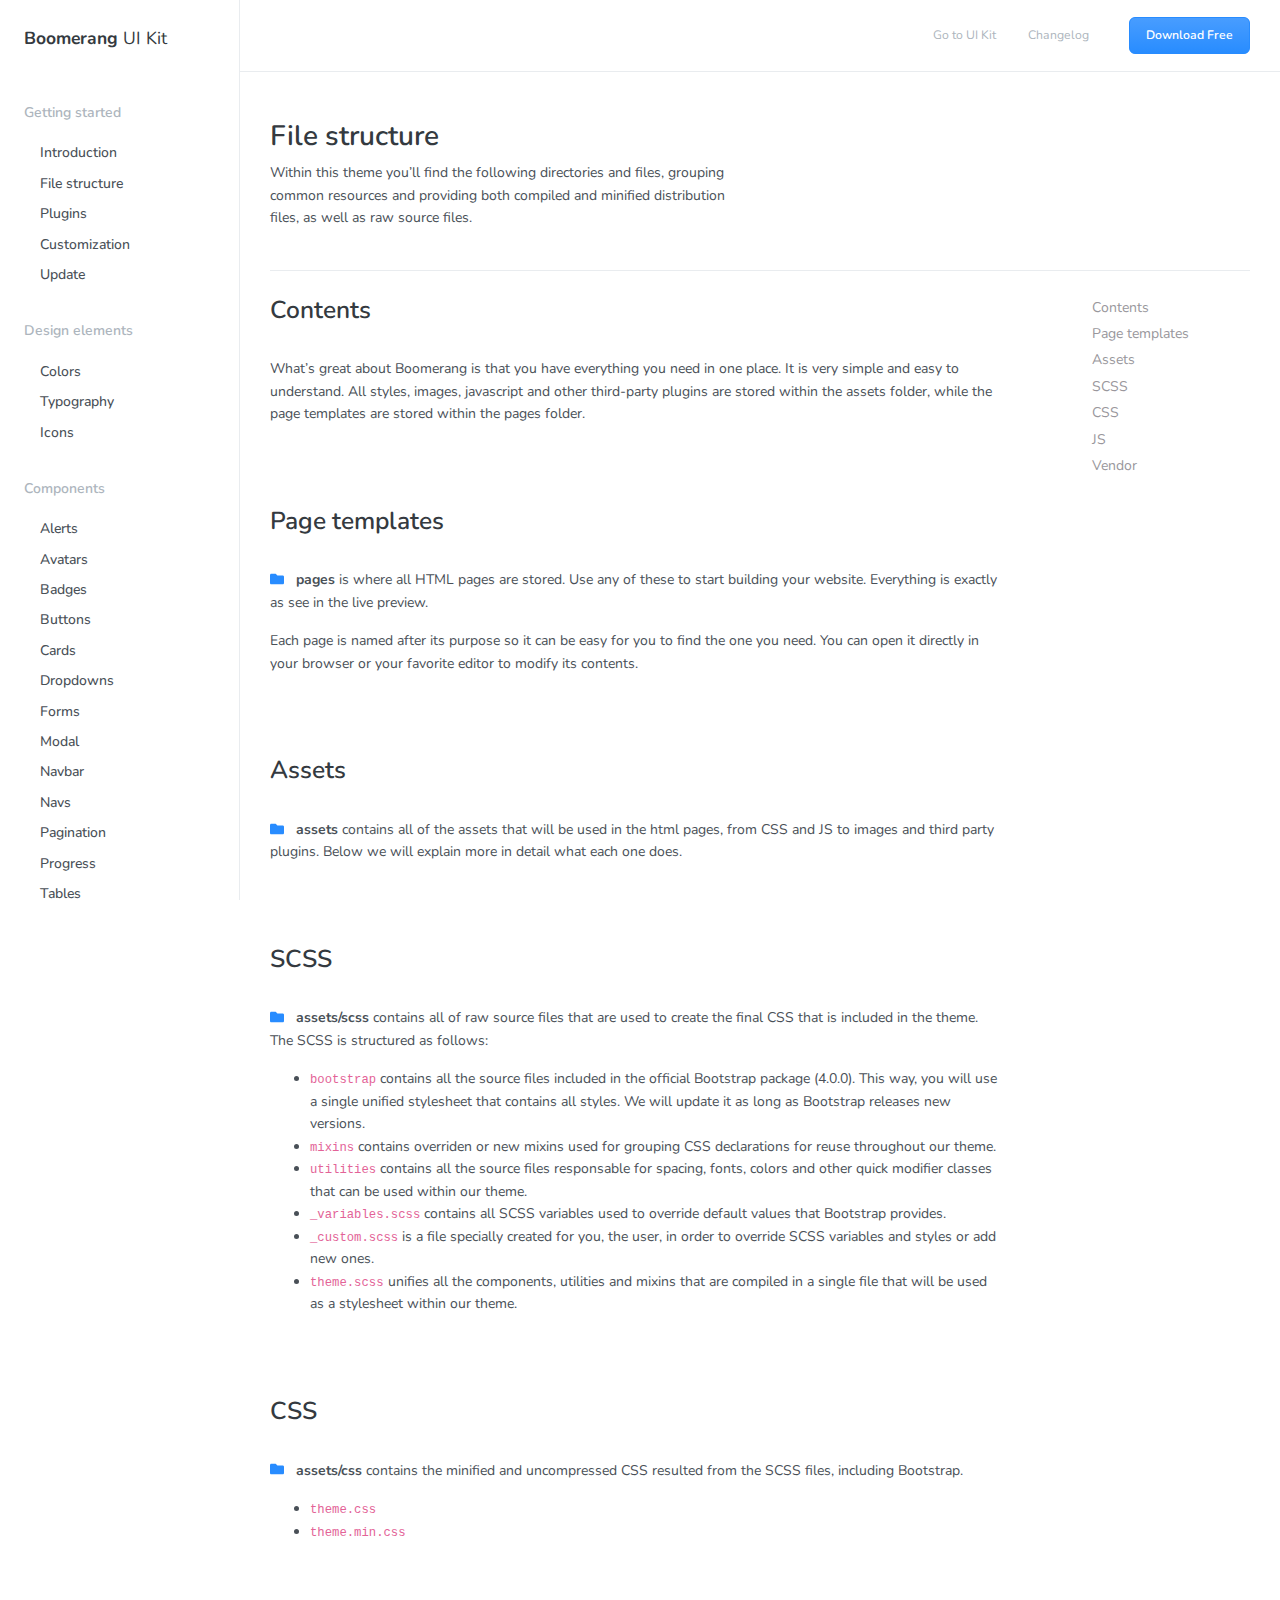
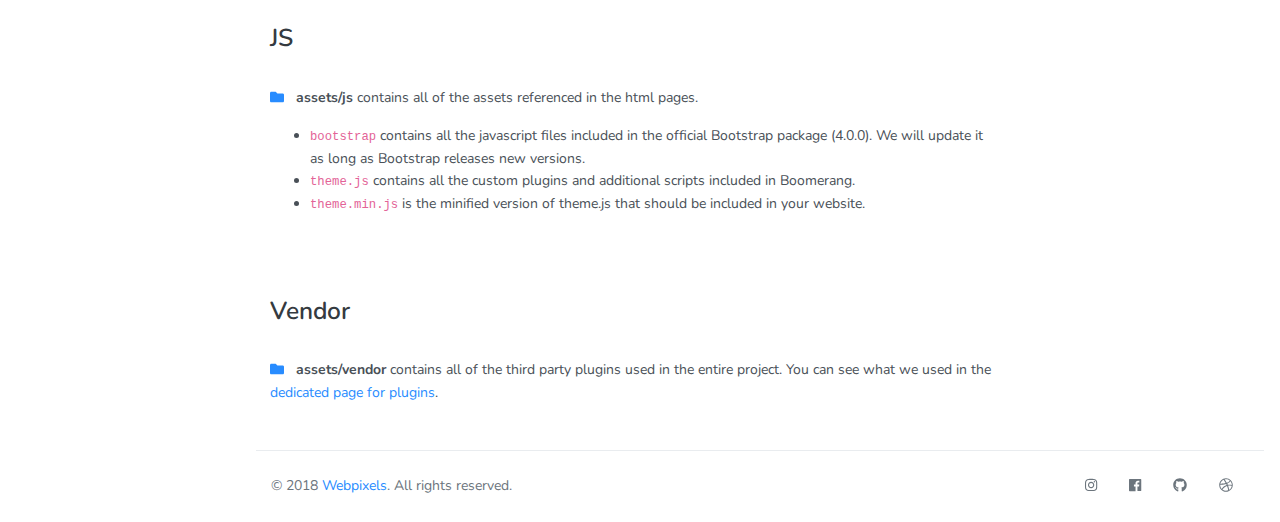
<file: docs/file-structure.html>
<!DOCTYPE html>
<html>
  <head>
    <meta charset="utf-8">
    <meta name="viewport" content="width=device-width, initial-scale=1, shrink-to-fit=no">
    <meta name="description" content="Probably the most complete UI kit out there. Multiple functionalities and controls added,  extended color palette and beautiful typography, designed as its own extended version of Bootstrap at  the highest level of quality.                             ">
    <meta name="author" content="Webpixels">
    <title>Boomerang UI Kit - Free Bootstrap Framework by Webpixels</title>
    <!-- Fonts -->
    <link href="https://fonts.googleapis.com/css?family=Nunito:400,600,700,800|Roboto:400,500,700" rel="stylesheet">
    <!-- Plugins -->
    <link rel="stylesheet" href="../assets/vendor/animate/animate.min.css" type="text/css">
    <!-- Theme CSS -->
    <link type="text/css" href="../assets/css/theme.css" rel="stylesheet">
    <!-- Demo CSS - No need to use these in your project -->
    <link rel="stylesheet" href="../assets/vendor/jquery-scrollbar/css/jquery-scrollbar.css">
    <link type="text/css" href="../assets/vendor/highlight/css/highlight.min.css" rel="stylesheet">
    <link type="text/css" href="../assets/css/demo.css" rel="stylesheet">
  </head>
  <body>
    <main class="main">
      <aside class="sidebar" id="nav_docs">
        <div class="sidebar-brand">
          <h1 class="font-weight-400"><a href="../"><span class="font-weight-700">Boomerang</span> UI Kit</a></h1>
        </div>
        <div class="scrollbar-inner">
          <ul class="navigation pr-3">
            <li class="navigation-title">Getting started</li>
            <li class="navigation-item">
              <a href="introduction.html" class="navigation-link">Introduction</a>
            </li>
            <li class="navigation-item">
              <a href="file-structure.html" class="navigation-link">File structure</a>
            </li>
            <li class="navigation-item">
              <a href="plugins.html" class="navigation-link">Plugins</a>
            </li>
            <li class="navigation-item">
              <a href="customization.html" class="navigation-link">Customization</a>
            </li>
            <li class="navigation-item">
              <a href="update.html" class="navigation-link">Update</a>
            </li>
            <li class="navigation-title">Design elements</li>
            <li class="navigation-item">
              <a href="colors.html" class="navigation-link">Colors</a>
            </li>
            <li class="navigation-item">
              <a href="typography.html" class="navigation-link">Typography</a>
            </li>
            <li class="navigation-item">
              <a href="icons.html" class="navigation-link">Icons</a>
            </li>
            <li class="navigation-title">Components</li>
            <li class="navigation-item">
              <a href="alerts.html" class="navigation-link">Alerts</a>
            </li>
            <li class="navigation-item">
              <a href="avatars.html" class="navigation-link">Avatars</a>
            </li>
            <li class="navigation-item">
              <a href="badges.html" class="navigation-link">Badges</a>
            </li>
            <li class="navigation-item">
              <a href="buttons.html" class="navigation-link">Buttons</a>
            </li>
            <li class="navigation-item">
              <a href="cards.html" class="navigation-link">Cards</a>
            </li>
            <li class="navigation-item">
              <a href="dropdowns.html" class="navigation-link">Dropdowns</a>
            </li>
            <li class="navigation-item">
              <a href="forms.html" class="navigation-link">Forms</a>
            </li>
            <li class="navigation-item">
              <a href="modal.html" class="navigation-link">Modal</a>
            </li>
            <li class="navigation-item">
              <a href="navbar.html" class="navigation-link">Navbar</a>
            </li>
            <li class="navigation-item">
              <a href="navs.html" class="navigation-link">Navs</a>
            </li>
            <li class="navigation-item">
              <a href="pagination.html" class="navigation-link">Pagination</a>
            </li>
            <li class="navigation-item">
              <a href="progress.html" class="navigation-link">Progress</a>
            </li>
            <li class="navigation-item">
              <a href="tables.html" class="navigation-link">Tables</a>
            </li>
            <li class="navigation-item">
              <a href="tooltips.html" class="navigation-link">Tooltips</a>
            </li>
          </ul>
        </div>
      </aside>
      <section class="content">
        <div class="header">
          <div class="navigation-trigger d-xl-none" data-action="aside-open" data-target=".sidebar">
            <div class="navigation-trigger-inner">
              <i class="navigation-trigger-line"></i>
              <i class="navigation-trigger-line"></i>
              <i class="navigation-trigger-line"></i>
            </div>
          </div>
          <div class="header-brand d-xl-none">
            <h1><a href="index.html">Boomerang UI Kit</a></h1>
          </div>
          <div class="header-nav ml-auto">
            <ul class="nav align-items-center">
              <li class="nav-item d-none d-md-inline-block">
                <a class="nav-link pl-0 active" href="../">Go to UI Kit</a>
              </li>
              <li class="nav-item d-none d-md-inline-block">
                <a class="nav-link" href="../docs/changelog.html">Changelog</a>
              </li>
              <li class="nav-item ml-4">
                <a href="https://github.com/webpixels/boomerang-ui-kit/archive/master.zip" class="btn btn-sm btn-primary">Download Free</a>
              </li>
            </ul>
          </div>
        </div>
        <div class="content-inner content-docs">
          <div class="container">
            <div class="pt-3 pb-4 mb-4 border-bottom">
              <div class="row">
                <div class="col-lg-6">
                  <h2 class="heading h2 font-weight-bold">File structure</h2>
                  <p>Within this theme you’ll find the following directories and files, grouping common resources and providing both compiled and minified distribution files, as well as raw source files.</p>
                </div>
              </div>
            </div>
            <div class="row">
              <div class="col-lg-9">
                <h3 id="contents">Contents</h3>
                <p>What’s great about Boomerang is that you have everything you need in one place. It is very simple and easy to understand. All styles, images, javascript and other third-party plugins are stored within the assets folder, while the page templates are stored within the pages folder.</p>
                <h3 id="page-templates">Page templates</h3>
                <p><i class="fas fa-folder text-primary mr-2"></i>
                  <strong>pages</strong> is where all HTML pages are stored. Use any of these to start building your website. Everything is exactly as see in the live preview.</p>
                <p>Each page is named after its purpose so it can be easy for you to find the one you need. You can open it directly in your browser or your favorite editor to modify its contents.</p>
                <h3 id="assets">Assets</h3>
                <p><i class="fas fa-folder text-primary mr-2"></i>
                  <strong>assets</strong> contains all of the assets that will be used in the html pages, from CSS and JS to images and third party plugins. Below we will explain more in detail what each one does.</p>
                <h3 id="scss">SCSS</h3>
                <p><i class="fas fa-folder text-primary mr-2"></i>
                  <strong>assets/scss</strong> contains all of raw source files that are used to create the final CSS that is included in the theme. The SCSS is structured as follows:</p>
                <ul>
                  <li><code>bootstrap</code> contains all the source files included in the official Bootstrap package (4.0.0). This way, you will use a single unified stylesheet that contains all styles. We will update it as long as Bootstrap releases new versions.</li>
                  <li><code>mixins</code> contains overriden or new mixins used for grouping CSS declarations for reuse throughout our theme.</li>
                  <li><code>utilities</code> contains all the source files responsable for spacing, fonts, colors and other quick modifier classes that can be used within our theme.</li>
                  <li><code>_variables.scss</code> contains all SCSS variables used to override default values that Bootstrap provides.</li>
                  <li><code>_custom.scss</code> is a file specially created for you, the user, in order to override SCSS variables and styles or add new ones.</li>
                  <li><code>theme.scss</code> unifies all the components, utilities and mixins that are compiled in a single file that will be used as a stylesheet within our theme.</li>
                </ul>
                <h3 id="css">CSS</h3>
                <p><i class="fas fa-folder text-primary mr-2"></i>
                  <strong>assets/css</strong> contains the minified and uncompressed CSS resulted from the SCSS files, including Bootstrap.</p>
                <ul>
                  <li><code>theme.css</code></li>
                  <li><code>theme.min.css</code></li>
                </ul>
                <h3 id="js">JS</h3>
                <p><i class="fas fa-folder text-primary mr-2"></i>
                  <strong>assets/js</strong> contains all of the assets referenced in the html pages.</p>
                <ul>
                  <li><code>bootstrap</code> contains all the javascript files included in the official Bootstrap package (4.0.0). We will update it as long as Bootstrap releases new versions.</li>
                  <li><code>theme.js</code> contains all the custom plugins and additional scripts included in Boomerang.</li>
                  <li><code>theme.min.js</code> is the minified version of theme.js that should be included in your website.</li>
                </ul>
                <h3 id="vendor">Vendor</h3>
                <p><i class="fas fa-folder text-primary mr-2"></i>
                  <strong>assets/vendor</strong> contains all of the third party plugins used in the entire project. You can see what we used in the <a href="plugins.html">dedicated page for plugins</a>.</p>
              </div>
              <div class="col-lg-3 d-none d-lg-inline-block">
                <div class="sidebar-sticky" data-stick-in-parent="true">
                  <ul class="section-nav">
                    <li class="toc-entry toc-h3"><a href="#contents">Contents</a></li>
                    <li class="toc-entry toc-h3"><a href="#page-templates">Page templates</a></li>
                    <li class="toc-entry toc-h3"><a href="#assets">Assets</a></li>
                    <li class="toc-entry toc-h3"><a href="#scss">SCSS</a></li>
                    <li class="toc-entry toc-h3"><a href="#css">CSS</a></li>
                    <li class="toc-entry toc-h3"><a href="#js">JS</a></li>
                    <li class="toc-entry toc-h3"><a href="#vendor">Vendor</a></li>
                  </ul>
                </div>
              </div>
            </div>
          </div>
        </div>
        <footer class="px-3 footer bg-white">
          <div class="container ">
            <div class="row align-items-center py-3 border-top">
              <div class="col-lg-6 text-center text-lg-left mb-2 mb-lg-0">
                &copy; 2018 <a href="https://webpixels.io/" target="_blank">Webpixels</a>. All rights reserved.
              </div>
              <div class="col-lg-6 text-center text-lg-right">
                <ul class="nav justify-content-center justify-content-lg-end">
                  <li class="nav-item">
                    <a class="nav-link active" href="https://instagram.com/webpixelsofficial" target="_blank"><i class="fab fa-instagram"></i></a>
                  </li>
                  <li class="nav-item">
                    <a class="nav-link" href="https://facebook.com/webpixels" target="_blank"><i class="fab fa-facebook"></i></a>
                  </li>
                  <li class="nav-item">
                    <a class="nav-link" href="https://github.com/webpixels" target="_blank"><i class="fab fa-github"></i></a>
                  </li>
                  <li class="nav-item">
                    <a class="nav-link" href="https://dribbble.com/webpixels" target="_blank"><i class="fab fa-dribbble"></i></a>
                  </li>
                </ul>
              </div>
            </div>
          </div>
        </footer>
      </section>
    </main>
    <!-- Core -->
    <script src="../assets/vendor/jquery/jquery.min.js"></script>
    <script src="../assets/vendor/popper/popper.min.js"></script>
    <script src="../assets/js/bootstrap/bootstrap.min.js"></script>
    <!-- FontAwesome 5 -->
    <script src="../assets/vendor/fontawesome/js/fontawesome-all.min.js" defer></script>
    <!-- Scripts used only for this demo only - Remove these in your project -->
    <script src="../assets/vendor/jquery-scrollbar/js/jquery-scrollbar.min.js"></script>
    <script src="../assets/vendor/jquery-scrollLock/jquery-scrollLock.min.js"></script>
    <script src="../assets/vendor/sticky-kit/sticky-kit.min.js"></script>
    <script src="../assets/vendor/highlight/js/highlight.min.js"></script>
    <script src="../assets/vendor/clipboard-js/clipboard.min.js"></script>
    <script src="../assets/vendor/holderjs/holder.min.js"></script>
    <script src="../assets/js/demo.js"></script>
    <!-- Theme JS -->
    <script src="../assets/js/theme.js"></script>
  </body>
</html>
</file>
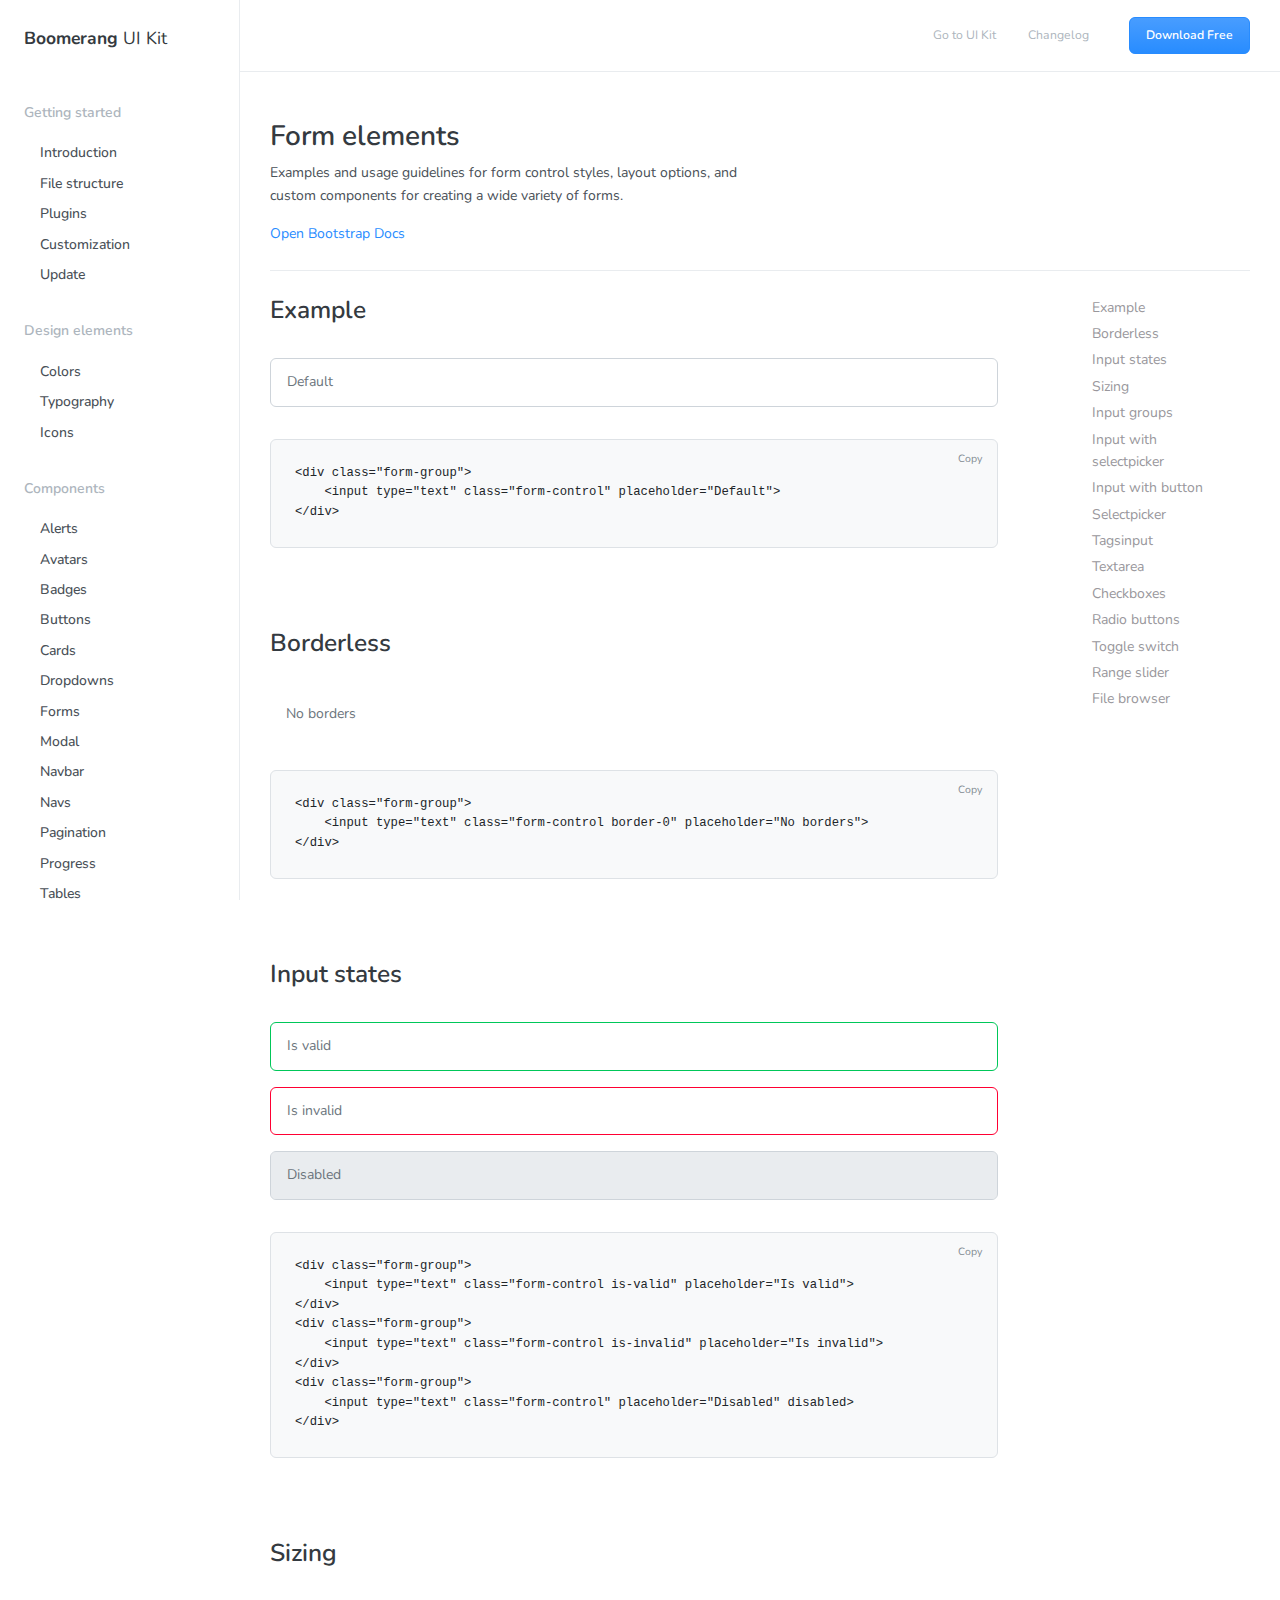
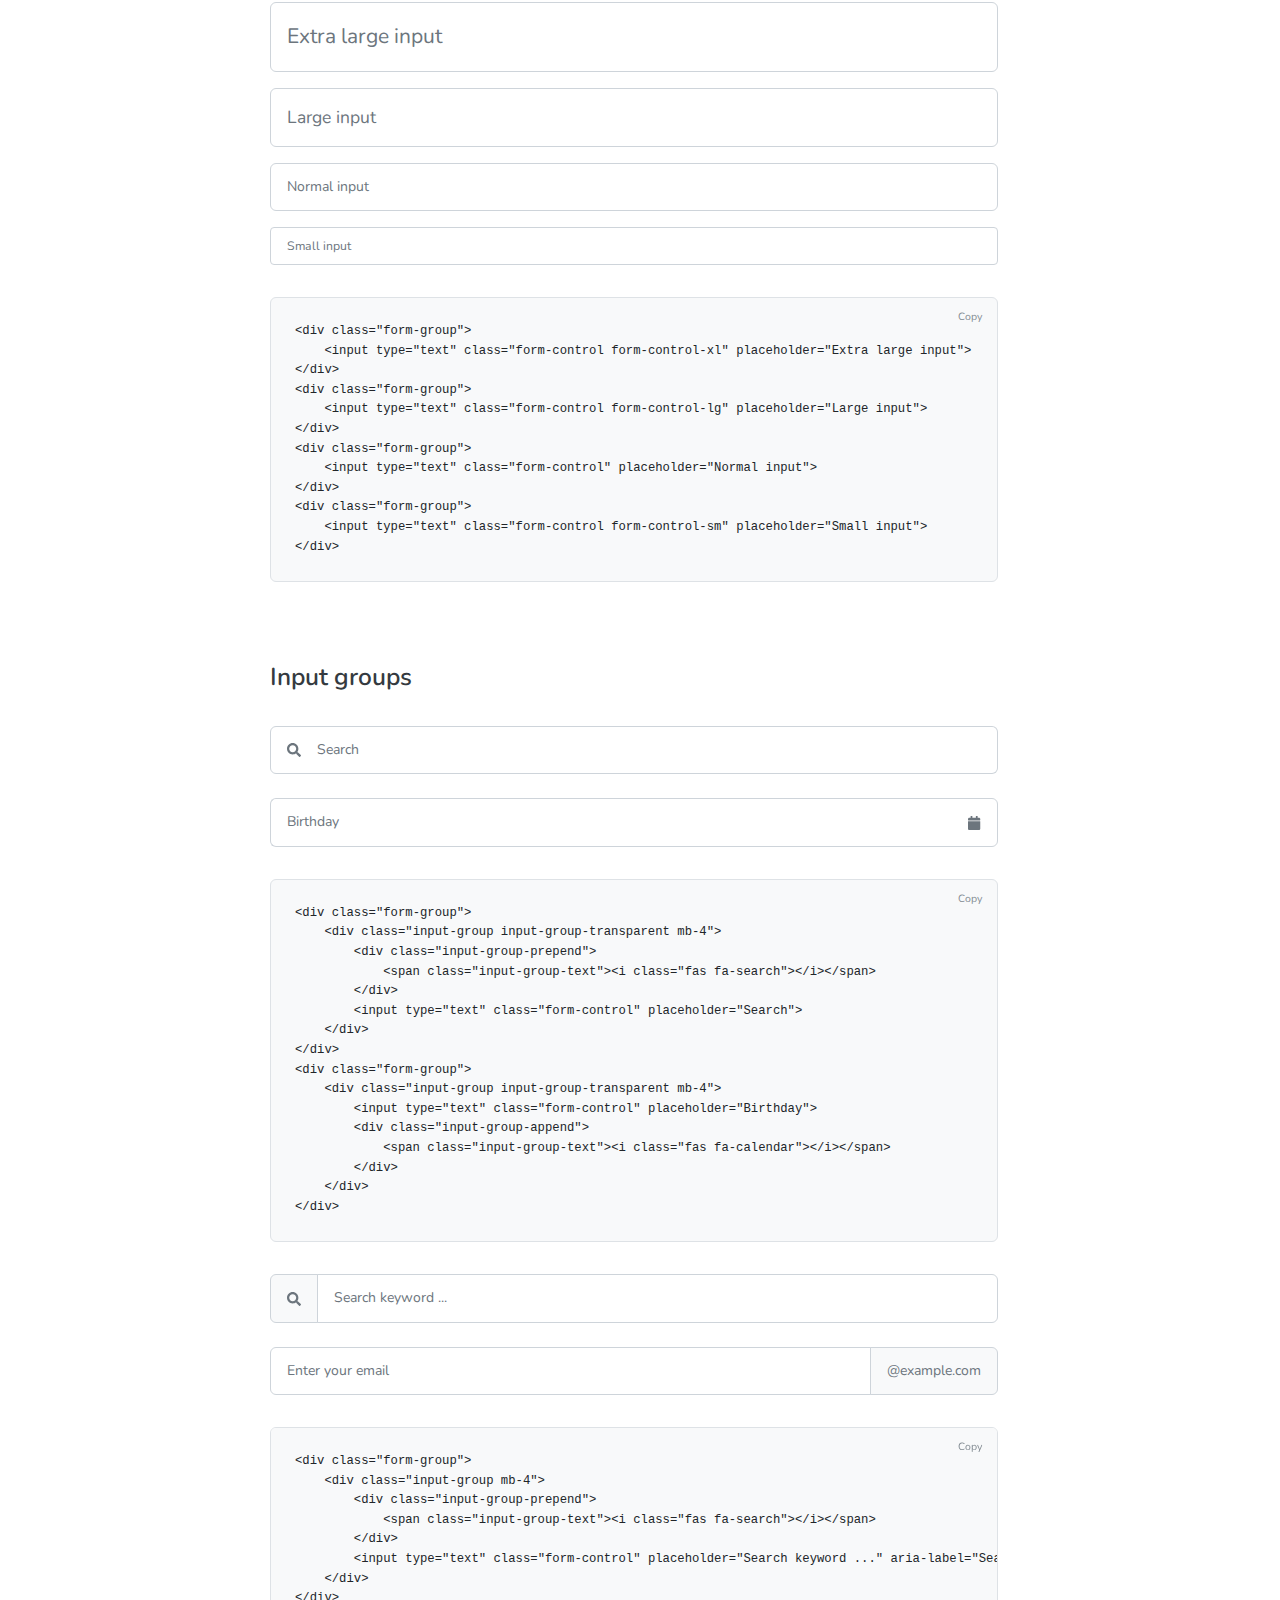
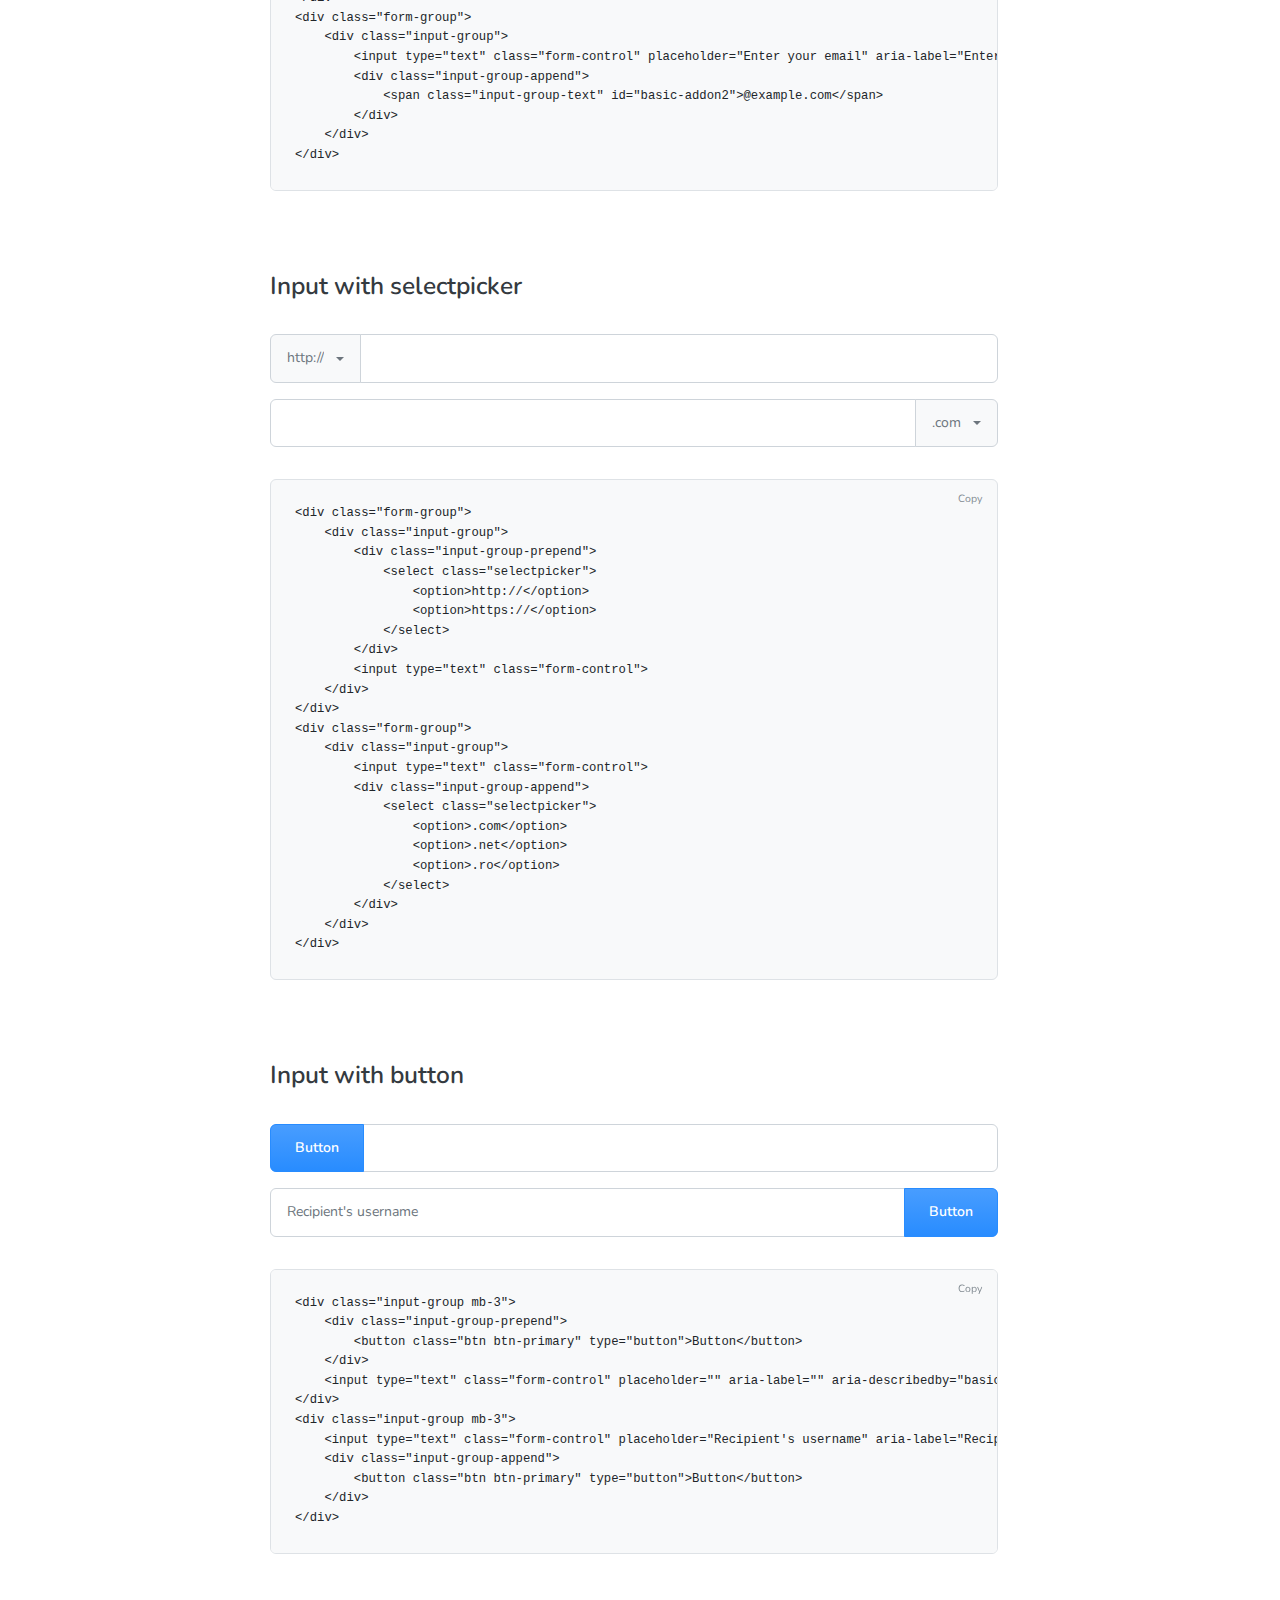
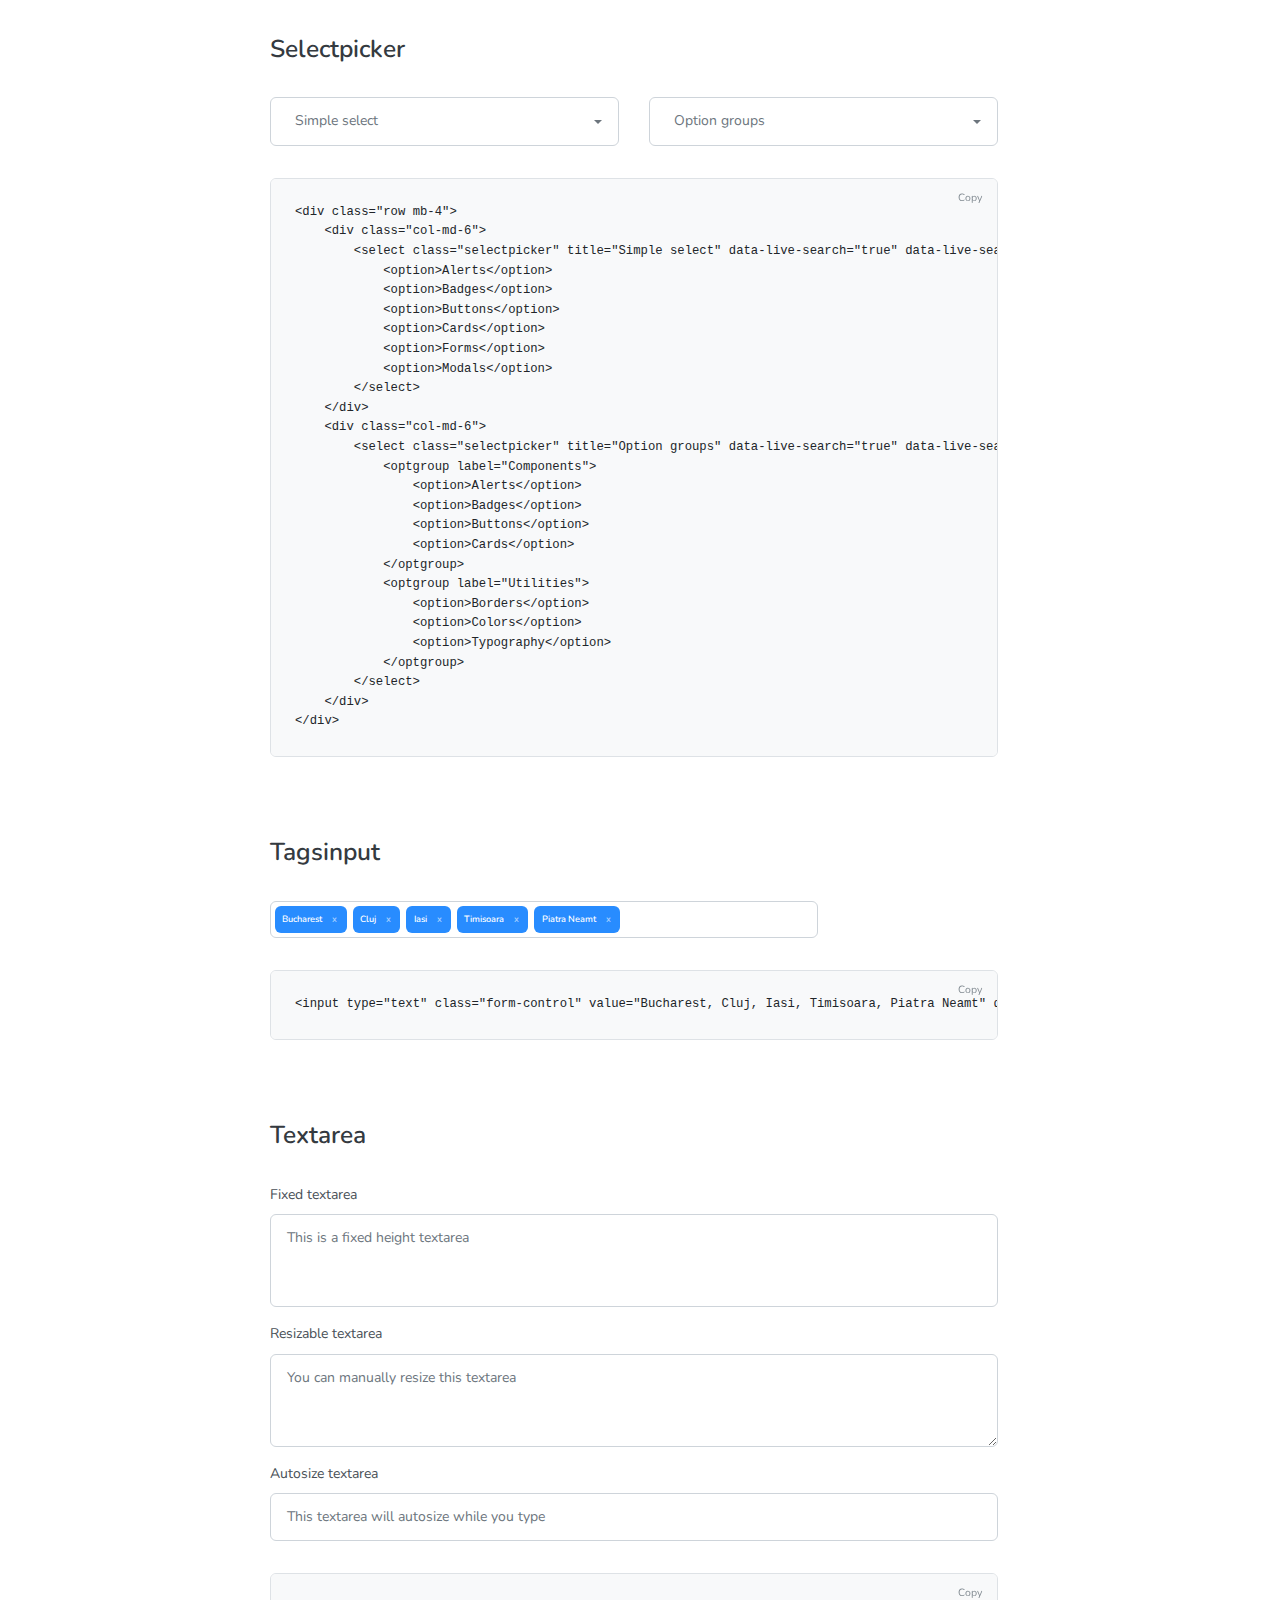
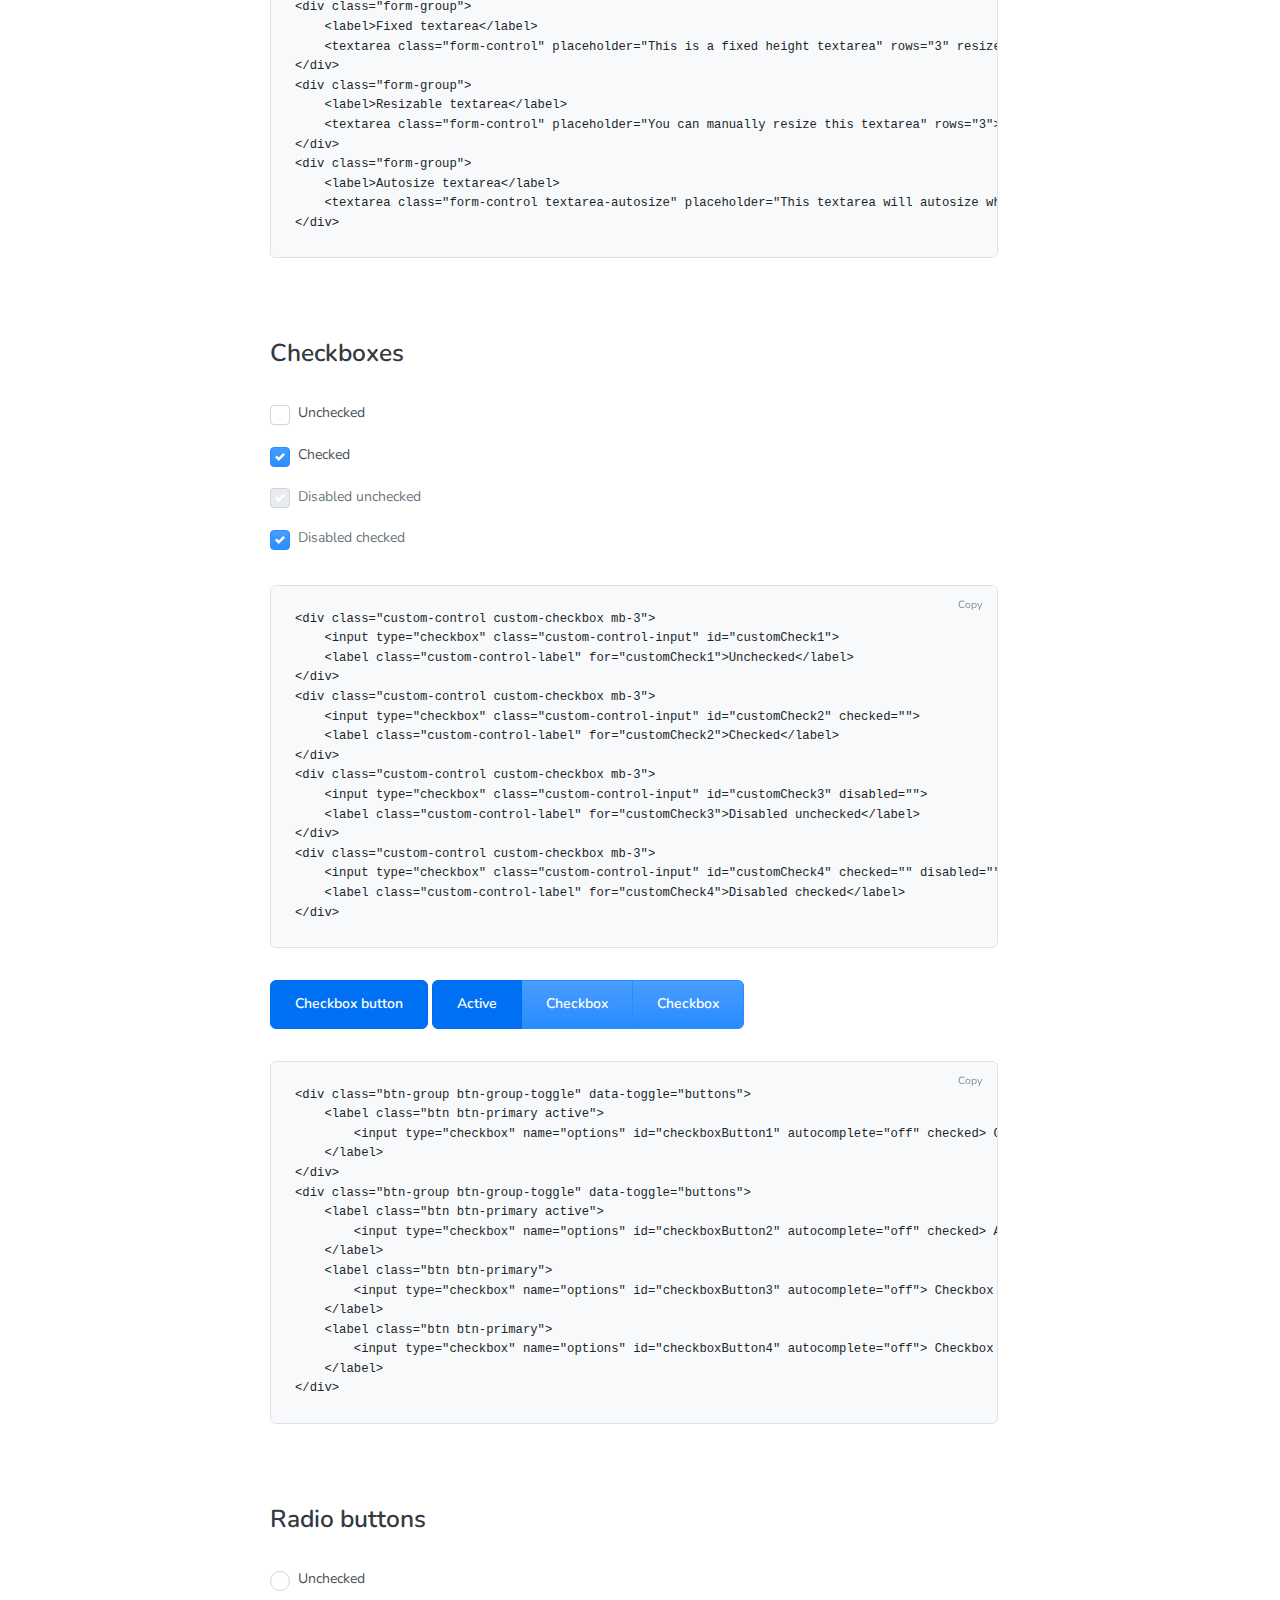
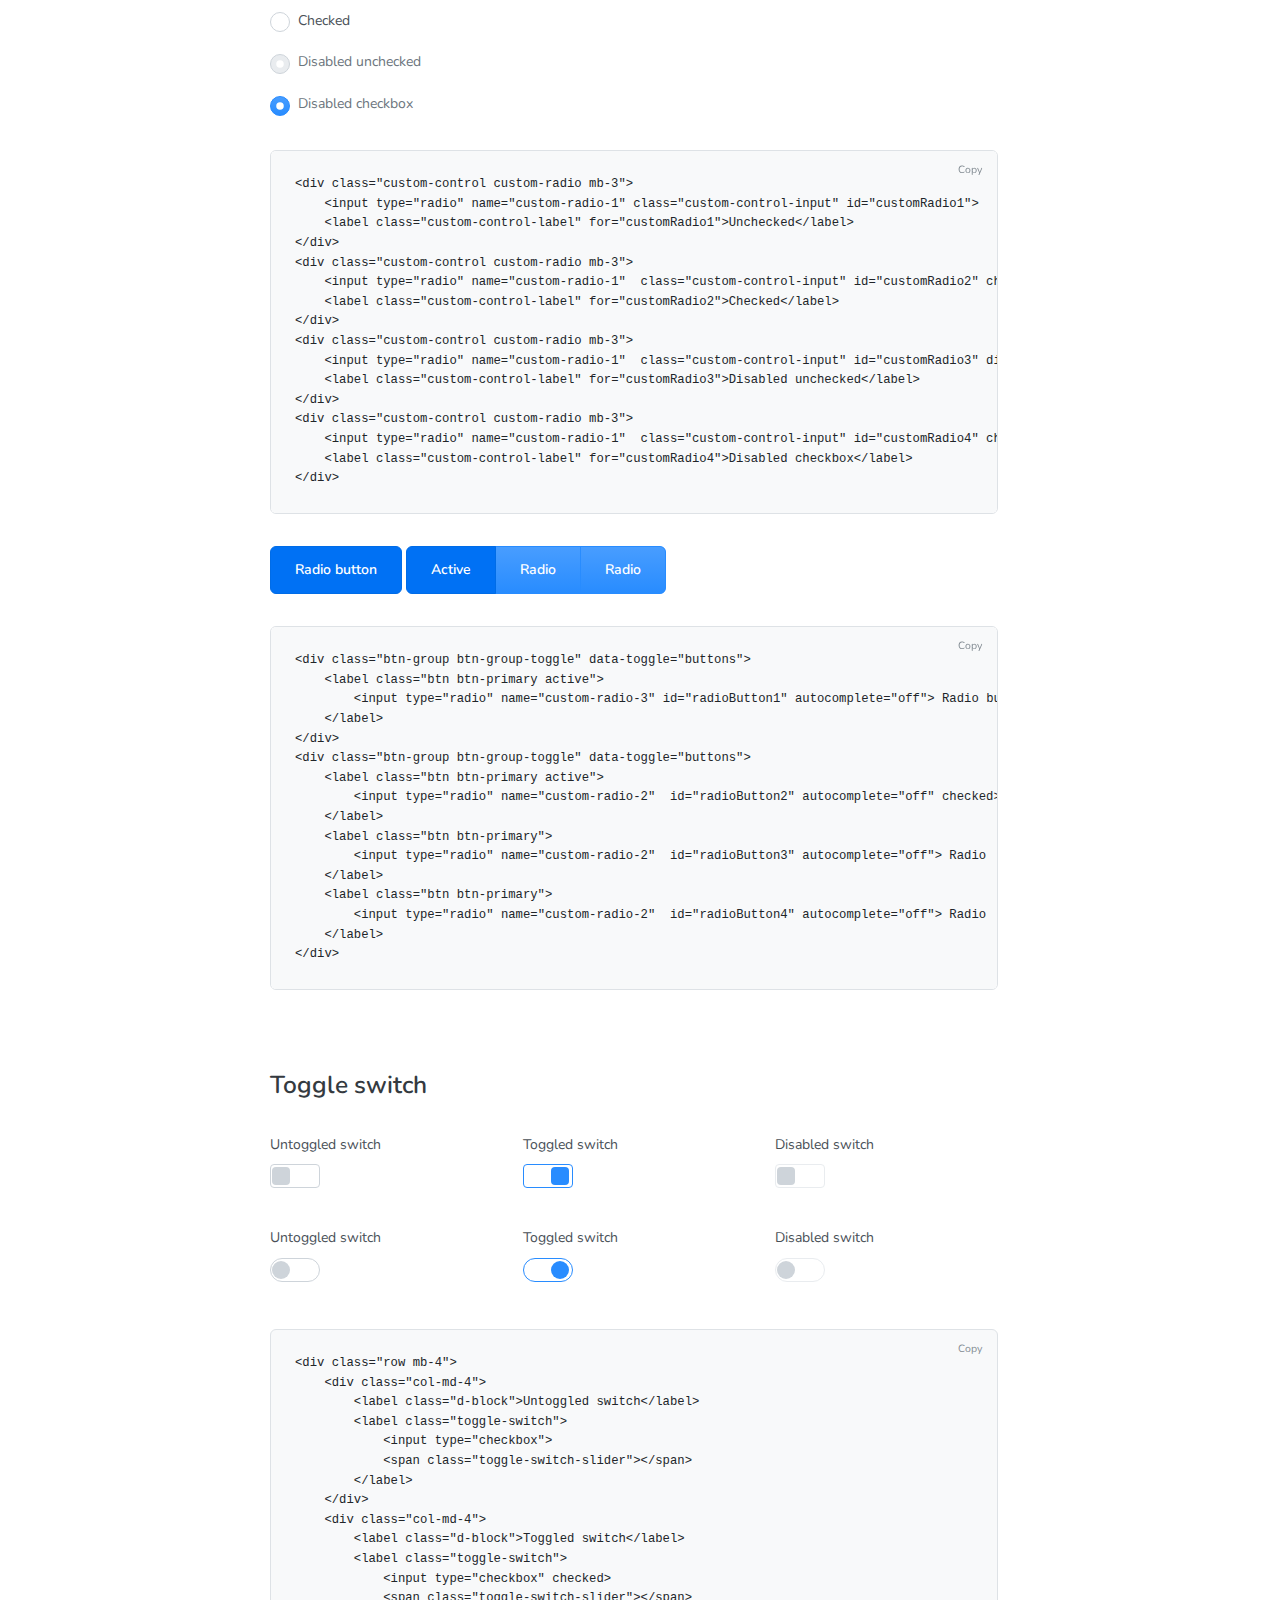
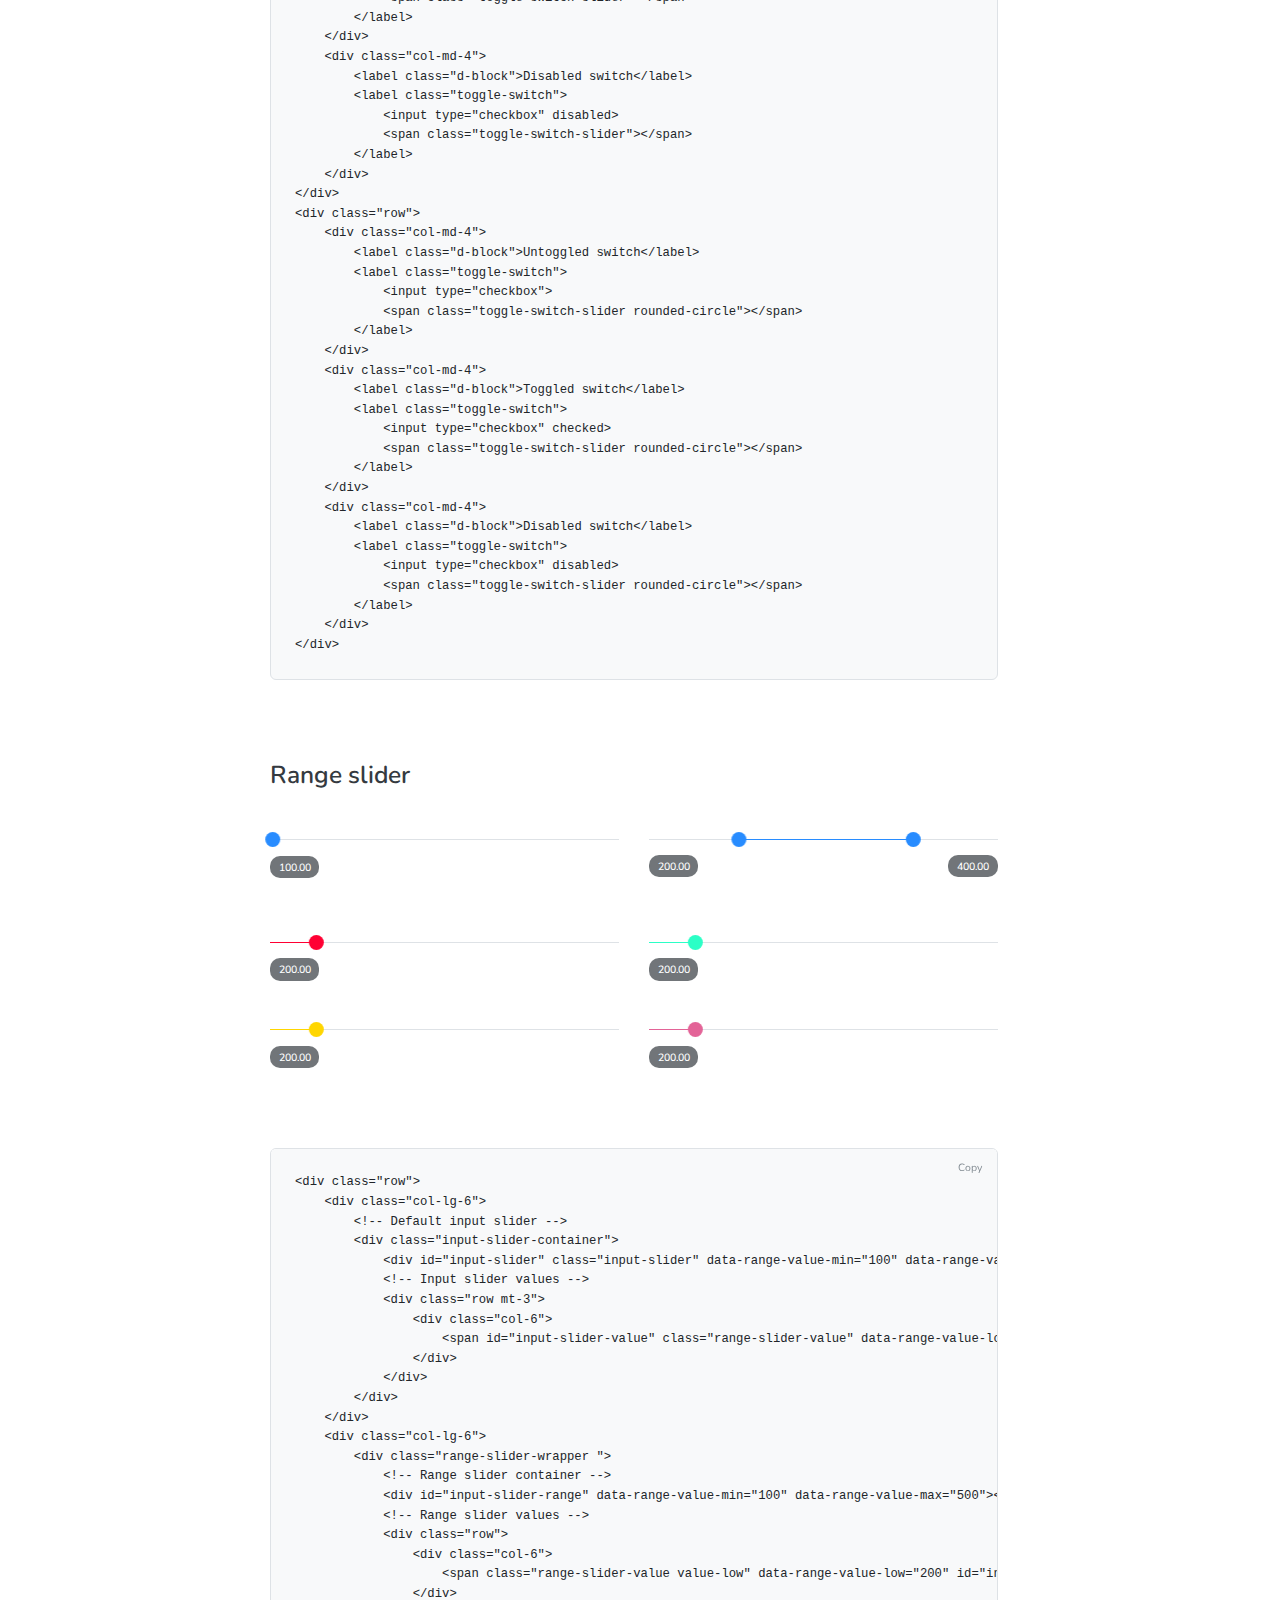
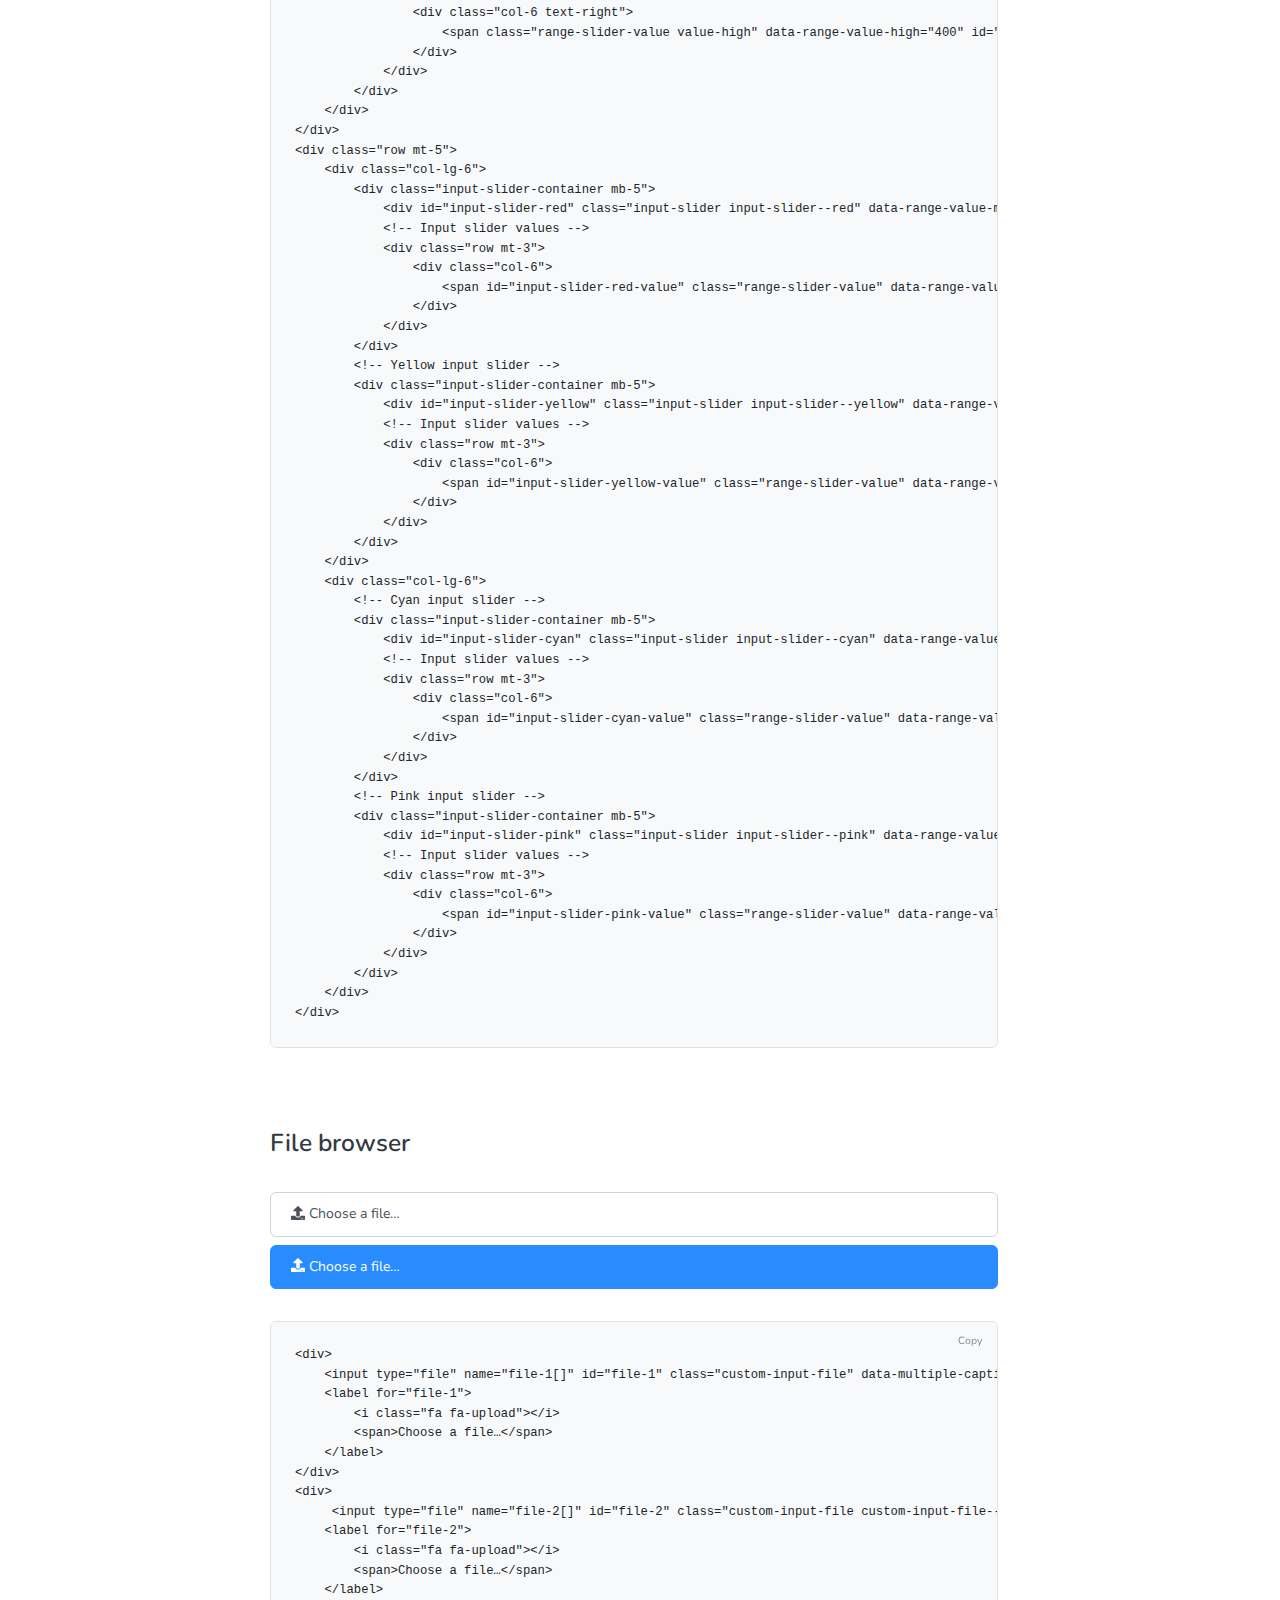
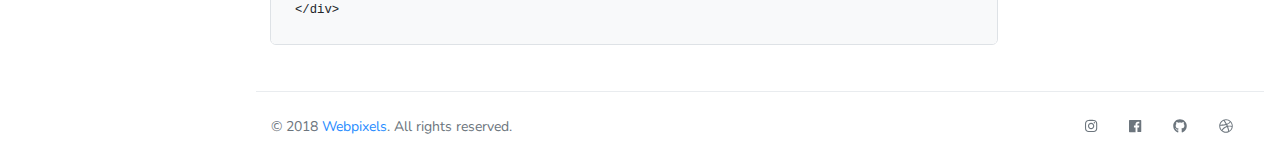
<file: docs/forms.html>
<!DOCTYPE html>
<html>
  <head>
    <meta charset="utf-8">
    <meta name="viewport" content="width=device-width, initial-scale=1, shrink-to-fit=no">
    <meta name="description" content="Probably the most complete UI kit out there. Multiple functionalities and controls added,  extended color palette and beautiful typography, designed as its own extended version of Bootstrap at  the highest level of quality.                             ">
    <meta name="author" content="Webpixels">
    <title>Boomerang UI Kit - Free Bootstrap Framework by Webpixels</title>
    <!-- Fonts -->
    <link href="https://fonts.googleapis.com/css?family=Nunito:400,600,700,800|Roboto:400,500,700" rel="stylesheet">
    <!-- Plugins -->
    <link rel="stylesheet" href="../assets/vendor/animate/animate.min.css" type="text/css">
    <!-- Theme CSS -->
    <link type="text/css" href="../assets/css/theme.css" rel="stylesheet">
    <!-- Demo CSS - No need to use these in your project -->
    <link rel="stylesheet" href="../assets/vendor/jquery-scrollbar/css/jquery-scrollbar.css">
    <link type="text/css" href="../assets/vendor/highlight/css/highlight.min.css" rel="stylesheet">
    <link type="text/css" href="../assets/css/demo.css" rel="stylesheet">
  </head>
  <body>
    <main class="main">
      <aside class="sidebar" id="nav_docs">
        <div class="sidebar-brand">
          <h1 class="font-weight-400"><a href="../"><span class="font-weight-700">Boomerang</span> UI Kit</a></h1>
        </div>
        <div class="scrollbar-inner">
          <ul class="navigation pr-3">
            <li class="navigation-title">Getting started</li>
            <li class="navigation-item">
              <a href="introduction.html" class="navigation-link">Introduction</a>
            </li>
            <li class="navigation-item">
              <a href="file-structure.html" class="navigation-link">File structure</a>
            </li>
            <li class="navigation-item">
              <a href="plugins.html" class="navigation-link">Plugins</a>
            </li>
            <li class="navigation-item">
              <a href="customization.html" class="navigation-link">Customization</a>
            </li>
            <li class="navigation-item">
              <a href="update.html" class="navigation-link">Update</a>
            </li>
            <li class="navigation-title">Design elements</li>
            <li class="navigation-item">
              <a href="colors.html" class="navigation-link">Colors</a>
            </li>
            <li class="navigation-item">
              <a href="typography.html" class="navigation-link">Typography</a>
            </li>
            <li class="navigation-item">
              <a href="icons.html" class="navigation-link">Icons</a>
            </li>
            <li class="navigation-title">Components</li>
            <li class="navigation-item">
              <a href="alerts.html" class="navigation-link">Alerts</a>
            </li>
            <li class="navigation-item">
              <a href="avatars.html" class="navigation-link">Avatars</a>
            </li>
            <li class="navigation-item">
              <a href="badges.html" class="navigation-link">Badges</a>
            </li>
            <li class="navigation-item">
              <a href="buttons.html" class="navigation-link">Buttons</a>
            </li>
            <li class="navigation-item">
              <a href="cards.html" class="navigation-link">Cards</a>
            </li>
            <li class="navigation-item">
              <a href="dropdowns.html" class="navigation-link">Dropdowns</a>
            </li>
            <li class="navigation-item">
              <a href="forms.html" class="navigation-link">Forms</a>
            </li>
            <li class="navigation-item">
              <a href="modal.html" class="navigation-link">Modal</a>
            </li>
            <li class="navigation-item">
              <a href="navbar.html" class="navigation-link">Navbar</a>
            </li>
            <li class="navigation-item">
              <a href="navs.html" class="navigation-link">Navs</a>
            </li>
            <li class="navigation-item">
              <a href="pagination.html" class="navigation-link">Pagination</a>
            </li>
            <li class="navigation-item">
              <a href="progress.html" class="navigation-link">Progress</a>
            </li>
            <li class="navigation-item">
              <a href="tables.html" class="navigation-link">Tables</a>
            </li>
            <li class="navigation-item">
              <a href="tooltips.html" class="navigation-link">Tooltips</a>
            </li>
          </ul>
        </div>
      </aside>
      <section class="content">
        <div class="header">
          <div class="navigation-trigger d-xl-none" data-action="aside-open" data-target=".sidebar">
            <div class="navigation-trigger-inner">
              <i class="navigation-trigger-line"></i>
              <i class="navigation-trigger-line"></i>
              <i class="navigation-trigger-line"></i>
            </div>
          </div>
          <div class="header-brand d-xl-none">
            <h1><a href="index.html">Boomerang UI Kit</a></h1>
          </div>
          <div class="header-nav ml-auto">
            <ul class="nav align-items-center">
              <li class="nav-item d-none d-md-inline-block">
                <a class="nav-link pl-0 active" href="../">Go to UI Kit</a>
              </li>
              <li class="nav-item d-none d-md-inline-block">
                <a class="nav-link" href="../docs/changelog.html">Changelog</a>
              </li>
              <li class="nav-item ml-4">
                <a href="https://github.com/webpixels/boomerang-ui-kit/archive/master.zip" class="btn btn-sm btn-primary">Download Free</a>
              </li>
            </ul>
          </div>
        </div>
        <div class="content-inner content-docs">
          <div class="container">
            <div class="pt-3 pb-4 mb-4 border-bottom">
              <div class="row">
                <div class="col-lg-6">
                  <h2 class="heading h2 font-weight-bold">Form elements</h2>
                  <p>Examples and usage guidelines for form control styles, layout options, and custom components for creating a wide variety of forms.</p>
                  <a href="http://getbootstrap.com/docs/4.0/components/forms" target="_blank">Open Bootstrap Docs</a>
                </div>
              </div>
            </div>
            <div class="row">
              <div class="col-lg-9">
                <h3 id="example">Example</h3>
                <div class="code-example">
                  <div class="form-group">
                    <input type="text" class="form-control" placeholder="Default" />
                  </div>
                </div>
                <div class="highlight">
                  <pre><code class="language-html" data-lang="html"><span class="nt">&lt;div</span> <span class="na">class=</span><span class="s">"form-group"</span><span class="nt">&gt;</span>
    <span class="nt">&lt;input</span> <span class="na">type=</span><span class="s">"text"</span> <span class="na">class=</span><span class="s">"form-control"</span> <span class="na">placeholder=</span><span class="s">"Default"</span><span class="nt">&gt;</span>
<span class="nt">&lt;/div&gt;</span></code></pre>
                </div>
                <h3 id="borderless">Borderless</h3>
                <div class="code-example">
                  <div class="form-group">
                    <input type="text" class="form-control border-0" placeholder="No borders" />
                  </div>
                </div>
                <div class="highlight">
                  <pre><code class="language-html" data-lang="html"><span class="nt">&lt;div</span> <span class="na">class=</span><span class="s">"form-group"</span><span class="nt">&gt;</span>
    <span class="nt">&lt;input</span> <span class="na">type=</span><span class="s">"text"</span> <span class="na">class=</span><span class="s">"form-control border-0"</span> <span class="na">placeholder=</span><span class="s">"No borders"</span><span class="nt">&gt;</span>
<span class="nt">&lt;/div&gt;</span></code></pre>
                </div>
                <h3 id="input-states">Input states</h3>
                <div class="code-example">
                  <div class="form-group">
                    <input type="text" class="form-control is-valid" placeholder="Is valid" />
                  </div>
                  <div class="form-group">
                    <input type="text" class="form-control is-invalid" placeholder="Is invalid" />
                  </div>
                  <div class="form-group">
                    <input type="text" class="form-control" placeholder="Disabled" disabled="" />
                  </div>
                </div>
                <div class="highlight">
                  <pre><code class="language-html" data-lang="html"><span class="nt">&lt;div</span> <span class="na">class=</span><span class="s">"form-group"</span><span class="nt">&gt;</span>
    <span class="nt">&lt;input</span> <span class="na">type=</span><span class="s">"text"</span> <span class="na">class=</span><span class="s">"form-control is-valid"</span> <span class="na">placeholder=</span><span class="s">"Is valid"</span><span class="nt">&gt;</span>
<span class="nt">&lt;/div&gt;</span>
<span class="nt">&lt;div</span> <span class="na">class=</span><span class="s">"form-group"</span><span class="nt">&gt;</span>
    <span class="nt">&lt;input</span> <span class="na">type=</span><span class="s">"text"</span> <span class="na">class=</span><span class="s">"form-control is-invalid"</span> <span class="na">placeholder=</span><span class="s">"Is invalid"</span><span class="nt">&gt;</span>
<span class="nt">&lt;/div&gt;</span>
<span class="nt">&lt;div</span> <span class="na">class=</span><span class="s">"form-group"</span><span class="nt">&gt;</span>
    <span class="nt">&lt;input</span> <span class="na">type=</span><span class="s">"text"</span> <span class="na">class=</span><span class="s">"form-control"</span> <span class="na">placeholder=</span><span class="s">"Disabled"</span> <span class="na">disabled</span><span class="nt">&gt;</span>
<span class="nt">&lt;/div&gt;</span></code></pre>
                </div>
                <h3 id="sizing">Sizing</h3>
                <div class="code-example">
                  <div class="form-group">
                    <input type="text" class="form-control form-control-xl" placeholder="Extra large input" />
                  </div>
                  <div class="form-group">
                    <input type="text" class="form-control form-control-lg" placeholder="Large input" />
                  </div>
                  <div class="form-group">
                    <input type="text" class="form-control" placeholder="Normal input" />
                  </div>
                  <div class="form-group">
                    <input type="text" class="form-control form-control-sm" placeholder="Small input" />
                  </div>
                </div>
                <div class="highlight">
                  <pre><code class="language-html" data-lang="html"><span class="nt">&lt;div</span> <span class="na">class=</span><span class="s">"form-group"</span><span class="nt">&gt;</span>
    <span class="nt">&lt;input</span> <span class="na">type=</span><span class="s">"text"</span> <span class="na">class=</span><span class="s">"form-control form-control-xl"</span> <span class="na">placeholder=</span><span class="s">"Extra large input"</span><span class="nt">&gt;</span>
<span class="nt">&lt;/div&gt;</span>
<span class="nt">&lt;div</span> <span class="na">class=</span><span class="s">"form-group"</span><span class="nt">&gt;</span>
    <span class="nt">&lt;input</span> <span class="na">type=</span><span class="s">"text"</span> <span class="na">class=</span><span class="s">"form-control form-control-lg"</span> <span class="na">placeholder=</span><span class="s">"Large input"</span><span class="nt">&gt;</span>
<span class="nt">&lt;/div&gt;</span>
<span class="nt">&lt;div</span> <span class="na">class=</span><span class="s">"form-group"</span><span class="nt">&gt;</span>
    <span class="nt">&lt;input</span> <span class="na">type=</span><span class="s">"text"</span> <span class="na">class=</span><span class="s">"form-control"</span> <span class="na">placeholder=</span><span class="s">"Normal input"</span><span class="nt">&gt;</span>
<span class="nt">&lt;/div&gt;</span>
<span class="nt">&lt;div</span> <span class="na">class=</span><span class="s">"form-group"</span><span class="nt">&gt;</span>
    <span class="nt">&lt;input</span> <span class="na">type=</span><span class="s">"text"</span> <span class="na">class=</span><span class="s">"form-control form-control-sm"</span> <span class="na">placeholder=</span><span class="s">"Small input"</span><span class="nt">&gt;</span>
<span class="nt">&lt;/div&gt;</span></code></pre>
                </div>
                <h3 id="input-groups">Input groups</h3>
                <div class="code-example">
                  <div class="form-group">
                    <div class="input-group input-group-transparent mb-4">
                      <div class="input-group-prepend">
                        <span class="input-group-text"><i class="fas fa-search"></i></span>
                      </div>
                      <input type="text" class="form-control" placeholder="Search" />
                    </div>
                  </div>
                  <div class="form-group">
                    <div class="input-group input-group-transparent mb-4">
                      <input type="text" class="form-control" placeholder="Birthday" />
                      <div class="input-group-append">
                        <span class="input-group-text"><i class="fas fa-calendar"></i></span>
                      </div>
                    </div>
                  </div>
                </div>
                <div class="highlight">
                  <pre><code class="language-html" data-lang="html"><span class="nt">&lt;div</span> <span class="na">class=</span><span class="s">"form-group"</span><span class="nt">&gt;</span>
    <span class="nt">&lt;div</span> <span class="na">class=</span><span class="s">"input-group input-group-transparent mb-4"</span><span class="nt">&gt;</span>
        <span class="nt">&lt;div</span> <span class="na">class=</span><span class="s">"input-group-prepend"</span><span class="nt">&gt;</span>
            <span class="nt">&lt;span</span> <span class="na">class=</span><span class="s">"input-group-text"</span><span class="nt">&gt;&lt;i</span> <span class="na">class=</span><span class="s">"fas fa-search"</span><span class="nt">&gt;&lt;/i&gt;&lt;/span&gt;</span>
        <span class="nt">&lt;/div&gt;</span>
        <span class="nt">&lt;input</span> <span class="na">type=</span><span class="s">"text"</span> <span class="na">class=</span><span class="s">"form-control"</span> <span class="na">placeholder=</span><span class="s">"Search"</span><span class="nt">&gt;</span>
    <span class="nt">&lt;/div&gt;</span>
<span class="nt">&lt;/div&gt;</span>
<span class="nt">&lt;div</span> <span class="na">class=</span><span class="s">"form-group"</span><span class="nt">&gt;</span>
    <span class="nt">&lt;div</span> <span class="na">class=</span><span class="s">"input-group input-group-transparent mb-4"</span><span class="nt">&gt;</span>
        <span class="nt">&lt;input</span> <span class="na">type=</span><span class="s">"text"</span> <span class="na">class=</span><span class="s">"form-control"</span> <span class="na">placeholder=</span><span class="s">"Birthday"</span><span class="nt">&gt;</span>
        <span class="nt">&lt;div</span> <span class="na">class=</span><span class="s">"input-group-append"</span><span class="nt">&gt;</span>
            <span class="nt">&lt;span</span> <span class="na">class=</span><span class="s">"input-group-text"</span><span class="nt">&gt;&lt;i</span> <span class="na">class=</span><span class="s">"fas fa-calendar"</span><span class="nt">&gt;&lt;/i&gt;&lt;/span&gt;</span>
        <span class="nt">&lt;/div&gt;</span>
    <span class="nt">&lt;/div&gt;</span>
<span class="nt">&lt;/div&gt;</span></code></pre>
                </div>
                <div class="code-example">
                  <div class="form-group">
                    <div class="input-group mb-4">
                      <div class="input-group-prepend">
                        <span class="input-group-text"><i class="fas fa-search"></i></span>
                      </div>
                      <input type="text" class="form-control" placeholder="Search keyword ..." aria-label="Search keyword" aria-describedby="basic-addon1" />
                    </div>
                  </div>
                  <div class="form-group">
                    <div class="input-group">
                      <input type="text" class="form-control" placeholder="Enter your email" aria-label="Enter your email" aria-describedby="basic-addon2" />
                      <div class="input-group-append">
                        <span class="input-group-text" id="basic-addon2">@example.com</span>
                      </div>
                    </div>
                  </div>
                </div>
                <div class="highlight">
                  <pre><code class="language-html" data-lang="html"><span class="nt">&lt;div</span> <span class="na">class=</span><span class="s">"form-group"</span><span class="nt">&gt;</span>
    <span class="nt">&lt;div</span> <span class="na">class=</span><span class="s">"input-group mb-4"</span><span class="nt">&gt;</span>
        <span class="nt">&lt;div</span> <span class="na">class=</span><span class="s">"input-group-prepend"</span><span class="nt">&gt;</span>
            <span class="nt">&lt;span</span> <span class="na">class=</span><span class="s">"input-group-text"</span><span class="nt">&gt;&lt;i</span> <span class="na">class=</span><span class="s">"fas fa-search"</span><span class="nt">&gt;&lt;/i&gt;&lt;/span&gt;</span>
        <span class="nt">&lt;/div&gt;</span>
        <span class="nt">&lt;input</span> <span class="na">type=</span><span class="s">"text"</span> <span class="na">class=</span><span class="s">"form-control"</span> <span class="na">placeholder=</span><span class="s">"Search keyword ..."</span> <span class="na">aria-label=</span><span class="s">"Search keyword"</span> <span class="na">aria-describedby=</span><span class="s">"basic-addon1"</span><span class="nt">&gt;</span>
    <span class="nt">&lt;/div&gt;</span>
<span class="nt">&lt;/div&gt;</span>
<span class="nt">&lt;div</span> <span class="na">class=</span><span class="s">"form-group"</span><span class="nt">&gt;</span>
    <span class="nt">&lt;div</span> <span class="na">class=</span><span class="s">"input-group"</span><span class="nt">&gt;</span>
        <span class="nt">&lt;input</span> <span class="na">type=</span><span class="s">"text"</span> <span class="na">class=</span><span class="s">"form-control"</span> <span class="na">placeholder=</span><span class="s">"Enter your email"</span> <span class="na">aria-label=</span><span class="s">"Enter your email"</span> <span class="na">aria-describedby=</span><span class="s">"basic-addon2"</span><span class="nt">&gt;</span>
        <span class="nt">&lt;div</span> <span class="na">class=</span><span class="s">"input-group-append"</span><span class="nt">&gt;</span>
            <span class="nt">&lt;span</span> <span class="na">class=</span><span class="s">"input-group-text"</span> <span class="na">id=</span><span class="s">"basic-addon2"</span><span class="nt">&gt;</span>@example.com<span class="nt">&lt;/span&gt;</span>
        <span class="nt">&lt;/div&gt;</span>
    <span class="nt">&lt;/div&gt;</span>
<span class="nt">&lt;/div&gt;</span></code></pre>
                </div>
                <h3 id="input-with-selectpicker">Input with selectpicker</h3>
                <div class="code-example">
                  <div class="form-group">
                    <div class="input-group">
                      <div class="input-group-prepend">
                        <select class="selectpicker">
                          <option>http://</option>
                          <option>https://</option>
                        </select>
                      </div>
                      <input type="text" class="form-control" />
                    </div>
                  </div>
                  <div class="form-group">
                    <div class="input-group">
                      <input type="text" class="form-control" />
                      <div class="input-group-append">
                        <select class="selectpicker">
                          <option>.com</option>
                          <option>.net</option>
                          <option>.ro</option>
                        </select>
                      </div>
                    </div>
                  </div>
                </div>
                <div class="highlight">
                  <pre><code class="language-html" data-lang="html"><span class="nt">&lt;div</span> <span class="na">class=</span><span class="s">"form-group"</span><span class="nt">&gt;</span>
    <span class="nt">&lt;div</span> <span class="na">class=</span><span class="s">"input-group"</span><span class="nt">&gt;</span>
        <span class="nt">&lt;div</span> <span class="na">class=</span><span class="s">"input-group-prepend"</span><span class="nt">&gt;</span>
            <span class="nt">&lt;select</span> <span class="na">class=</span><span class="s">"selectpicker"</span><span class="nt">&gt;</span>
                <span class="nt">&lt;option&gt;</span>http://<span class="nt">&lt;/option&gt;</span>
                <span class="nt">&lt;option&gt;</span>https://<span class="nt">&lt;/option&gt;</span>
            <span class="nt">&lt;/select&gt;</span>
        <span class="nt">&lt;/div&gt;</span>
        <span class="nt">&lt;input</span> <span class="na">type=</span><span class="s">"text"</span> <span class="na">class=</span><span class="s">"form-control"</span><span class="nt">&gt;</span>
    <span class="nt">&lt;/div&gt;</span>
<span class="nt">&lt;/div&gt;</span>
<span class="nt">&lt;div</span> <span class="na">class=</span><span class="s">"form-group"</span><span class="nt">&gt;</span>
    <span class="nt">&lt;div</span> <span class="na">class=</span><span class="s">"input-group"</span><span class="nt">&gt;</span>
        <span class="nt">&lt;input</span> <span class="na">type=</span><span class="s">"text"</span> <span class="na">class=</span><span class="s">"form-control"</span><span class="nt">&gt;</span>
        <span class="nt">&lt;div</span> <span class="na">class=</span><span class="s">"input-group-append"</span><span class="nt">&gt;</span>
            <span class="nt">&lt;select</span> <span class="na">class=</span><span class="s">"selectpicker"</span><span class="nt">&gt;</span>
                <span class="nt">&lt;option&gt;</span>.com<span class="nt">&lt;/option&gt;</span>
                <span class="nt">&lt;option&gt;</span>.net<span class="nt">&lt;/option&gt;</span>
                <span class="nt">&lt;option&gt;</span>.ro<span class="nt">&lt;/option&gt;</span>
            <span class="nt">&lt;/select&gt;</span>
        <span class="nt">&lt;/div&gt;</span>
    <span class="nt">&lt;/div&gt;</span>
<span class="nt">&lt;/div&gt;</span></code></pre>
                </div>
                <h3 id="input-with-button">Input with button</h3>
                <div class="code-example">
                  <div class="input-group mb-3">
                    <div class="input-group-prepend">
                      <button class="btn btn-primary" type="button">Button</button>
                    </div>
                    <input type="text" class="form-control" placeholder="" aria-label="" aria-describedby="basic-addon1" />
                  </div>
                  <div class="input-group mb-3">
                    <input type="text" class="form-control" placeholder="Recipient's username" aria-label="Recipient's username" aria-describedby="basic-addon2" />
                    <div class="input-group-append">
                      <button class="btn btn-primary" type="button">Button</button>
                    </div>
                  </div>
                </div>
                <div class="highlight">
                  <pre><code class="language-html" data-lang="html"><span class="nt">&lt;div</span> <span class="na">class=</span><span class="s">"input-group mb-3"</span><span class="nt">&gt;</span>
    <span class="nt">&lt;div</span> <span class="na">class=</span><span class="s">"input-group-prepend"</span><span class="nt">&gt;</span>
        <span class="nt">&lt;button</span> <span class="na">class=</span><span class="s">"btn btn-primary"</span> <span class="na">type=</span><span class="s">"button"</span><span class="nt">&gt;</span>Button<span class="nt">&lt;/button&gt;</span>
    <span class="nt">&lt;/div&gt;</span>
    <span class="nt">&lt;input</span> <span class="na">type=</span><span class="s">"text"</span> <span class="na">class=</span><span class="s">"form-control"</span> <span class="na">placeholder=</span><span class="s">""</span> <span class="na">aria-label=</span><span class="s">""</span> <span class="na">aria-describedby=</span><span class="s">"basic-addon1"</span><span class="nt">&gt;</span>
<span class="nt">&lt;/div&gt;</span>
<span class="nt">&lt;div</span> <span class="na">class=</span><span class="s">"input-group mb-3"</span><span class="nt">&gt;</span>
    <span class="nt">&lt;input</span> <span class="na">type=</span><span class="s">"text"</span> <span class="na">class=</span><span class="s">"form-control"</span> <span class="na">placeholder=</span><span class="s">"Recipient's username"</span> <span class="na">aria-label=</span><span class="s">"Recipient's username"</span> <span class="na">aria-describedby=</span><span class="s">"basic-addon2"</span><span class="nt">&gt;</span>
    <span class="nt">&lt;div</span> <span class="na">class=</span><span class="s">"input-group-append"</span><span class="nt">&gt;</span>
        <span class="nt">&lt;button</span> <span class="na">class=</span><span class="s">"btn btn-primary"</span> <span class="na">type=</span><span class="s">"button"</span><span class="nt">&gt;</span>Button<span class="nt">&lt;/button&gt;</span>
    <span class="nt">&lt;/div&gt;</span>
<span class="nt">&lt;/div&gt;</span></code></pre>
                </div>
                <h3 id="selectpicker">Selectpicker</h3>
                <div class="code-example">
                  <div class="row mb-4">
                    <div class="col-md-6">
                      <select class="selectpicker" title="Simple select" data-live-search="true" data-live-search-placeholder="Search ...">
                        <option>Alerts</option>
                        <option>Badges</option>
                        <option>Buttons</option>
                        <option>Cards</option>
                        <option>Forms</option>
                        <option>Modals</option>
                      </select>
                    </div>
                    <div class="col-md-6">
                      <select class="selectpicker" title="Option groups" data-live-search="true" data-live-search-placeholder="Search ..." multiple="">
                        <optgroup label="Components">
                          <option>Alerts</option>
                          <option>Badges</option>
                          <option>Buttons</option>
                          <option>Cards</option>
                        </optgroup>
                        <optgroup label="Utilities">
                          <option>Borders</option>
                          <option>Colors</option>
                          <option>Typography</option>
                        </optgroup>
                      </select>
                    </div>
                  </div>
                </div>
                <div class="highlight">
                  <pre><code class="language-html" data-lang="html"><span class="nt">&lt;div</span> <span class="na">class=</span><span class="s">"row mb-4"</span><span class="nt">&gt;</span>
    <span class="nt">&lt;div</span> <span class="na">class=</span><span class="s">"col-md-6"</span><span class="nt">&gt;</span>
        <span class="nt">&lt;select</span> <span class="na">class=</span><span class="s">"selectpicker"</span> <span class="na">title=</span><span class="s">"Simple select"</span> <span class="na">data-live-search=</span><span class="s">"true"</span> <span class="na">data-live-search-placeholder=</span><span class="s">"Search ..."</span><span class="nt">&gt;</span>
            <span class="nt">&lt;option&gt;</span>Alerts<span class="nt">&lt;/option&gt;</span>
            <span class="nt">&lt;option&gt;</span>Badges<span class="nt">&lt;/option&gt;</span>
            <span class="nt">&lt;option&gt;</span>Buttons<span class="nt">&lt;/option&gt;</span>
            <span class="nt">&lt;option&gt;</span>Cards<span class="nt">&lt;/option&gt;</span>
            <span class="nt">&lt;option&gt;</span>Forms<span class="nt">&lt;/option&gt;</span>
            <span class="nt">&lt;option&gt;</span>Modals<span class="nt">&lt;/option&gt;</span>
        <span class="nt">&lt;/select&gt;</span>
    <span class="nt">&lt;/div&gt;</span>
    <span class="nt">&lt;div</span> <span class="na">class=</span><span class="s">"col-md-6"</span><span class="nt">&gt;</span>
        <span class="nt">&lt;select</span> <span class="na">class=</span><span class="s">"selectpicker"</span> <span class="na">title=</span><span class="s">"Option groups"</span> <span class="na">data-live-search=</span><span class="s">"true"</span> <span class="na">data-live-search-placeholder=</span><span class="s">"Search ..."</span> <span class="na">multiple</span><span class="nt">&gt;</span>
            <span class="nt">&lt;optgroup</span> <span class="na">label=</span><span class="s">"Components"</span><span class="nt">&gt;</span>
                <span class="nt">&lt;option&gt;</span>Alerts<span class="nt">&lt;/option&gt;</span>
                <span class="nt">&lt;option&gt;</span>Badges<span class="nt">&lt;/option&gt;</span>
                <span class="nt">&lt;option&gt;</span>Buttons<span class="nt">&lt;/option&gt;</span>
                <span class="nt">&lt;option&gt;</span>Cards<span class="nt">&lt;/option&gt;</span>
            <span class="nt">&lt;/optgroup&gt;</span>
            <span class="nt">&lt;optgroup</span> <span class="na">label=</span><span class="s">"Utilities"</span><span class="nt">&gt;</span>
                <span class="nt">&lt;option&gt;</span>Borders<span class="nt">&lt;/option&gt;</span>
                <span class="nt">&lt;option&gt;</span>Colors<span class="nt">&lt;/option&gt;</span>
                <span class="nt">&lt;option&gt;</span>Typography<span class="nt">&lt;/option&gt;</span>
            <span class="nt">&lt;/optgroup&gt;</span>
        <span class="nt">&lt;/select&gt;</span>
    <span class="nt">&lt;/div&gt;</span>
<span class="nt">&lt;/div&gt;</span></code></pre>
                </div>
                <h3 id="tagsinput">Tagsinput</h3>
                <div class="code-example">
                  <input type="text" class="form-control" value="Bucharest, Cluj, Iasi, Timisoara, Piatra Neamt" data-role="tagsinput" />
                </div>
                <div class="highlight">
                  <pre><code class="language-html" data-lang="html"><span class="nt">&lt;input</span> <span class="na">type=</span><span class="s">"text"</span> <span class="na">class=</span><span class="s">"form-control"</span> <span class="na">value=</span><span class="s">"Bucharest, Cluj, Iasi, Timisoara, Piatra Neamt"</span> <span class="na">data-role=</span><span class="s">"tagsinput"</span> <span class="nt">/&gt;</span></code></pre>
                </div>
                <h3 id="textarea">Textarea</h3>
                <div class="code-example">
                  <div class="form-group">
                    <label>Fixed textarea</label>
                    <textarea class="form-control" placeholder="This is a fixed height textarea" rows="3" resize="none"></textarea>
                  </div>
                  <div class="form-group">
                    <label>Resizable textarea</label>
                    <textarea class="form-control" placeholder="You can manually resize this textarea" rows="3"></textarea>
                  </div>
                  <div class="form-group">
                    <label>Autosize textarea</label>
                    <textarea class="form-control textarea-autosize" placeholder="This textarea will autosize while you type" rows="1"></textarea>
                  </div>
                </div>
                <div class="highlight">
                  <pre><code class="language-html" data-lang="html"><span class="nt">&lt;div</span> <span class="na">class=</span><span class="s">"form-group"</span><span class="nt">&gt;</span>
    <span class="nt">&lt;label&gt;</span>Fixed textarea<span class="nt">&lt;/label&gt;</span>
    <span class="nt">&lt;textarea</span> <span class="na">class=</span><span class="s">"form-control"</span> <span class="na">placeholder=</span><span class="s">"This is a fixed height textarea"</span> <span class="na">rows=</span><span class="s">"3"</span> <span class="na">resize=</span><span class="s">"none"</span><span class="nt">&gt;&lt;/textarea&gt;</span>
<span class="nt">&lt;/div&gt;</span>
<span class="nt">&lt;div</span> <span class="na">class=</span><span class="s">"form-group"</span><span class="nt">&gt;</span>
    <span class="nt">&lt;label&gt;</span>Resizable textarea<span class="nt">&lt;/label&gt;</span>
    <span class="nt">&lt;textarea</span> <span class="na">class=</span><span class="s">"form-control"</span> <span class="na">placeholder=</span><span class="s">"You can manually resize this textarea"</span> <span class="na">rows=</span><span class="s">"3"</span><span class="nt">&gt;&lt;/textarea&gt;</span>
<span class="nt">&lt;/div&gt;</span>
<span class="nt">&lt;div</span> <span class="na">class=</span><span class="s">"form-group"</span><span class="nt">&gt;</span>
    <span class="nt">&lt;label&gt;</span>Autosize textarea<span class="nt">&lt;/label&gt;</span>
    <span class="nt">&lt;textarea</span> <span class="na">class=</span><span class="s">"form-control textarea-autosize"</span> <span class="na">placeholder=</span><span class="s">"This textarea will autosize while you type"</span> <span class="na">rows=</span><span class="s">"1"</span><span class="nt">&gt;&lt;/textarea&gt;</span>
<span class="nt">&lt;/div&gt;</span></code></pre>
                </div>
                <h3 id="checkboxes">Checkboxes</h3>
                <div class="code-example">
                  <div class="custom-control custom-checkbox mb-3">
                    <input type="checkbox" class="custom-control-input" id="customCheck1" />
                    <label class="custom-control-label" for="customCheck1">Unchecked</label>
                  </div>
                  <div class="custom-control custom-checkbox mb-3">
                    <input type="checkbox" class="custom-control-input" id="customCheck2" checked="" />
                    <label class="custom-control-label" for="customCheck2">Checked</label>
                  </div>
                  <div class="custom-control custom-checkbox mb-3">
                    <input type="checkbox" class="custom-control-input" id="customCheck3" disabled="" />
                    <label class="custom-control-label" for="customCheck3">Disabled unchecked</label>
                  </div>
                  <div class="custom-control custom-checkbox mb-3">
                    <input type="checkbox" class="custom-control-input" id="customCheck4" checked="" disabled="" />
                    <label class="custom-control-label" for="customCheck4">Disabled checked</label>
                  </div>
                </div>
                <div class="highlight">
                  <pre><code class="language-html" data-lang="html"><span class="nt">&lt;div</span> <span class="na">class=</span><span class="s">"custom-control custom-checkbox mb-3"</span><span class="nt">&gt;</span>
    <span class="nt">&lt;input</span> <span class="na">type=</span><span class="s">"checkbox"</span> <span class="na">class=</span><span class="s">"custom-control-input"</span> <span class="na">id=</span><span class="s">"customCheck1"</span><span class="nt">&gt;</span>
    <span class="nt">&lt;label</span> <span class="na">class=</span><span class="s">"custom-control-label"</span> <span class="na">for=</span><span class="s">"customCheck1"</span><span class="nt">&gt;</span>Unchecked<span class="nt">&lt;/label&gt;</span>
<span class="nt">&lt;/div&gt;</span>
<span class="nt">&lt;div</span> <span class="na">class=</span><span class="s">"custom-control custom-checkbox mb-3"</span><span class="nt">&gt;</span>
    <span class="nt">&lt;input</span> <span class="na">type=</span><span class="s">"checkbox"</span> <span class="na">class=</span><span class="s">"custom-control-input"</span> <span class="na">id=</span><span class="s">"customCheck2"</span> <span class="na">checked=</span><span class="s">""</span><span class="nt">&gt;</span>
    <span class="nt">&lt;label</span> <span class="na">class=</span><span class="s">"custom-control-label"</span> <span class="na">for=</span><span class="s">"customCheck2"</span><span class="nt">&gt;</span>Checked<span class="nt">&lt;/label&gt;</span>
<span class="nt">&lt;/div&gt;</span>
<span class="nt">&lt;div</span> <span class="na">class=</span><span class="s">"custom-control custom-checkbox mb-3"</span><span class="nt">&gt;</span>
    <span class="nt">&lt;input</span> <span class="na">type=</span><span class="s">"checkbox"</span> <span class="na">class=</span><span class="s">"custom-control-input"</span> <span class="na">id=</span><span class="s">"customCheck3"</span> <span class="na">disabled=</span><span class="s">""</span><span class="nt">&gt;</span>
    <span class="nt">&lt;label</span> <span class="na">class=</span><span class="s">"custom-control-label"</span> <span class="na">for=</span><span class="s">"customCheck3"</span><span class="nt">&gt;</span>Disabled unchecked<span class="nt">&lt;/label&gt;</span>
<span class="nt">&lt;/div&gt;</span>
<span class="nt">&lt;div</span> <span class="na">class=</span><span class="s">"custom-control custom-checkbox mb-3"</span><span class="nt">&gt;</span>
    <span class="nt">&lt;input</span> <span class="na">type=</span><span class="s">"checkbox"</span> <span class="na">class=</span><span class="s">"custom-control-input"</span> <span class="na">id=</span><span class="s">"customCheck4"</span> <span class="na">checked=</span><span class="s">""</span> <span class="na">disabled=</span><span class="s">""</span><span class="nt">&gt;</span>
    <span class="nt">&lt;label</span> <span class="na">class=</span><span class="s">"custom-control-label"</span> <span class="na">for=</span><span class="s">"customCheck4"</span><span class="nt">&gt;</span>Disabled checked<span class="nt">&lt;/label&gt;</span>
<span class="nt">&lt;/div&gt;</span></code></pre>
                </div>
                <div class="code-example">
                  <div class="btn-group btn-group-toggle" data-toggle="buttons">
                    <label class="btn btn-primary active">
                      <input type="checkbox" name="options" id="checkboxButton1" autocomplete="off" checked="" /> Checkbox button
                    </label>
                  </div>
                  <div class="btn-group btn-group-toggle" data-toggle="buttons">
                    <label class="btn btn-primary active">
                      <input type="checkbox" name="options" id="checkboxButton2" autocomplete="off" checked="" /> Active
                    </label>
                    <label class="btn btn-primary">
                      <input type="checkbox" name="options" id="checkboxButton3" autocomplete="off" /> Checkbox
                    </label>
                    <label class="btn btn-primary">
                      <input type="checkbox" name="options" id="checkboxButton4" autocomplete="off" /> Checkbox
                    </label>
                  </div>
                </div>
                <div class="highlight">
                  <pre><code class="language-html" data-lang="html"><span class="nt">&lt;div</span> <span class="na">class=</span><span class="s">"btn-group btn-group-toggle"</span> <span class="na">data-toggle=</span><span class="s">"buttons"</span><span class="nt">&gt;</span>
    <span class="nt">&lt;label</span> <span class="na">class=</span><span class="s">"btn btn-primary active"</span><span class="nt">&gt;</span>
        <span class="nt">&lt;input</span> <span class="na">type=</span><span class="s">"checkbox"</span> <span class="na">name=</span><span class="s">"options"</span> <span class="na">id=</span><span class="s">"checkboxButton1"</span> <span class="na">autocomplete=</span><span class="s">"off"</span> <span class="na">checked</span><span class="nt">&gt;</span> Checkbox button
    <span class="nt">&lt;/label&gt;</span>
<span class="nt">&lt;/div&gt;</span>
<span class="nt">&lt;div</span> <span class="na">class=</span><span class="s">"btn-group btn-group-toggle"</span> <span class="na">data-toggle=</span><span class="s">"buttons"</span><span class="nt">&gt;</span>
    <span class="nt">&lt;label</span> <span class="na">class=</span><span class="s">"btn btn-primary active"</span><span class="nt">&gt;</span>
        <span class="nt">&lt;input</span> <span class="na">type=</span><span class="s">"checkbox"</span> <span class="na">name=</span><span class="s">"options"</span> <span class="na">id=</span><span class="s">"checkboxButton2"</span> <span class="na">autocomplete=</span><span class="s">"off"</span> <span class="na">checked</span><span class="nt">&gt;</span> Active
    <span class="nt">&lt;/label&gt;</span>
    <span class="nt">&lt;label</span> <span class="na">class=</span><span class="s">"btn btn-primary"</span><span class="nt">&gt;</span>
        <span class="nt">&lt;input</span> <span class="na">type=</span><span class="s">"checkbox"</span> <span class="na">name=</span><span class="s">"options"</span> <span class="na">id=</span><span class="s">"checkboxButton3"</span> <span class="na">autocomplete=</span><span class="s">"off"</span><span class="nt">&gt;</span> Checkbox
    <span class="nt">&lt;/label&gt;</span>
    <span class="nt">&lt;label</span> <span class="na">class=</span><span class="s">"btn btn-primary"</span><span class="nt">&gt;</span>
        <span class="nt">&lt;input</span> <span class="na">type=</span><span class="s">"checkbox"</span> <span class="na">name=</span><span class="s">"options"</span> <span class="na">id=</span><span class="s">"checkboxButton4"</span> <span class="na">autocomplete=</span><span class="s">"off"</span><span class="nt">&gt;</span> Checkbox
    <span class="nt">&lt;/label&gt;</span>
<span class="nt">&lt;/div&gt;</span></code></pre>
                </div>
                <h3 id="radio-buttons">Radio buttons</h3>
                <div class="code-example">
                  <div class="custom-control custom-radio mb-3">
                    <input type="radio" name="custom-radio-1" class="custom-control-input" id="customRadio1" />
                    <label class="custom-control-label" for="customRadio1">Unchecked</label>
                  </div>
                  <div class="custom-control custom-radio mb-3">
                    <input type="radio" name="custom-radio-1" class="custom-control-input" id="customRadio2" checked="" />
                    <label class="custom-control-label" for="customRadio2">Checked</label>
                  </div>
                  <div class="custom-control custom-radio mb-3">
                    <input type="radio" name="custom-radio-1" class="custom-control-input" id="customRadio3" disabled="" />
                    <label class="custom-control-label" for="customRadio3">Disabled unchecked</label>
                  </div>
                  <div class="custom-control custom-radio mb-3">
                    <input type="radio" name="custom-radio-1" class="custom-control-input" id="customRadio4" checked="" disabled="" />
                    <label class="custom-control-label" for="customRadio4">Disabled checkbox</label>
                  </div>
                </div>
                <div class="highlight">
                  <pre><code class="language-html" data-lang="html"><span class="nt">&lt;div</span> <span class="na">class=</span><span class="s">"custom-control custom-radio mb-3"</span><span class="nt">&gt;</span>
    <span class="nt">&lt;input</span> <span class="na">type=</span><span class="s">"radio"</span> <span class="na">name=</span><span class="s">"custom-radio-1"</span> <span class="na">class=</span><span class="s">"custom-control-input"</span> <span class="na">id=</span><span class="s">"customRadio1"</span><span class="nt">&gt;</span>
    <span class="nt">&lt;label</span> <span class="na">class=</span><span class="s">"custom-control-label"</span> <span class="na">for=</span><span class="s">"customRadio1"</span><span class="nt">&gt;</span>Unchecked<span class="nt">&lt;/label&gt;</span>
<span class="nt">&lt;/div&gt;</span>
<span class="nt">&lt;div</span> <span class="na">class=</span><span class="s">"custom-control custom-radio mb-3"</span><span class="nt">&gt;</span>
    <span class="nt">&lt;input</span> <span class="na">type=</span><span class="s">"radio"</span> <span class="na">name=</span><span class="s">"custom-radio-1"</span>  <span class="na">class=</span><span class="s">"custom-control-input"</span> <span class="na">id=</span><span class="s">"customRadio2"</span> <span class="na">checked=</span><span class="s">""</span><span class="nt">&gt;</span>
    <span class="nt">&lt;label</span> <span class="na">class=</span><span class="s">"custom-control-label"</span> <span class="na">for=</span><span class="s">"customRadio2"</span><span class="nt">&gt;</span>Checked<span class="nt">&lt;/label&gt;</span>
<span class="nt">&lt;/div&gt;</span>
<span class="nt">&lt;div</span> <span class="na">class=</span><span class="s">"custom-control custom-radio mb-3"</span><span class="nt">&gt;</span>
    <span class="nt">&lt;input</span> <span class="na">type=</span><span class="s">"radio"</span> <span class="na">name=</span><span class="s">"custom-radio-1"</span>  <span class="na">class=</span><span class="s">"custom-control-input"</span> <span class="na">id=</span><span class="s">"customRadio3"</span> <span class="na">disabled=</span><span class="s">""</span><span class="nt">&gt;</span>
    <span class="nt">&lt;label</span> <span class="na">class=</span><span class="s">"custom-control-label"</span> <span class="na">for=</span><span class="s">"customRadio3"</span><span class="nt">&gt;</span>Disabled unchecked<span class="nt">&lt;/label&gt;</span>
<span class="nt">&lt;/div&gt;</span>
<span class="nt">&lt;div</span> <span class="na">class=</span><span class="s">"custom-control custom-radio mb-3"</span><span class="nt">&gt;</span>
    <span class="nt">&lt;input</span> <span class="na">type=</span><span class="s">"radio"</span> <span class="na">name=</span><span class="s">"custom-radio-1"</span>  <span class="na">class=</span><span class="s">"custom-control-input"</span> <span class="na">id=</span><span class="s">"customRadio4"</span> <span class="na">checked=</span><span class="s">""</span> <span class="na">disabled=</span><span class="s">""</span><span class="nt">&gt;</span>
    <span class="nt">&lt;label</span> <span class="na">class=</span><span class="s">"custom-control-label"</span> <span class="na">for=</span><span class="s">"customRadio4"</span><span class="nt">&gt;</span>Disabled checkbox<span class="nt">&lt;/label&gt;</span>
<span class="nt">&lt;/div&gt;</span></code></pre>
                </div>
                <div class="code-example">
                  <div class="btn-group btn-group-toggle" data-toggle="buttons">
                    <label class="btn btn-primary active">
                      <input type="radio" name="custom-radio-3" id="radioButton1" autocomplete="off" /> Radio button
                    </label>
                  </div>
                  <div class="btn-group btn-group-toggle" data-toggle="buttons">
                    <label class="btn btn-primary active">
                      <input type="radio" name="custom-radio-2" id="radioButton2" autocomplete="off" checked="" /> Active
                    </label>
                    <label class="btn btn-primary">
                      <input type="radio" name="custom-radio-2" id="radioButton3" autocomplete="off" /> Radio
                    </label>
                    <label class="btn btn-primary">
                      <input type="radio" name="custom-radio-2" id="radioButton4" autocomplete="off" /> Radio
                    </label>
                  </div>
                </div>
                <div class="highlight">
                  <pre><code class="language-html" data-lang="html"><span class="nt">&lt;div</span> <span class="na">class=</span><span class="s">"btn-group btn-group-toggle"</span> <span class="na">data-toggle=</span><span class="s">"buttons"</span><span class="nt">&gt;</span>
    <span class="nt">&lt;label</span> <span class="na">class=</span><span class="s">"btn btn-primary active"</span><span class="nt">&gt;</span>
        <span class="nt">&lt;input</span> <span class="na">type=</span><span class="s">"radio"</span> <span class="na">name=</span><span class="s">"custom-radio-3"</span> <span class="na">id=</span><span class="s">"radioButton1"</span> <span class="na">autocomplete=</span><span class="s">"off"</span><span class="nt">&gt;</span> Radio button
    <span class="nt">&lt;/label&gt;</span>
<span class="nt">&lt;/div&gt;</span>
<span class="nt">&lt;div</span> <span class="na">class=</span><span class="s">"btn-group btn-group-toggle"</span> <span class="na">data-toggle=</span><span class="s">"buttons"</span><span class="nt">&gt;</span>
    <span class="nt">&lt;label</span> <span class="na">class=</span><span class="s">"btn btn-primary active"</span><span class="nt">&gt;</span>
        <span class="nt">&lt;input</span> <span class="na">type=</span><span class="s">"radio"</span> <span class="na">name=</span><span class="s">"custom-radio-2"</span>  <span class="na">id=</span><span class="s">"radioButton2"</span> <span class="na">autocomplete=</span><span class="s">"off"</span> <span class="na">checked</span><span class="nt">&gt;</span> Active
    <span class="nt">&lt;/label&gt;</span>
    <span class="nt">&lt;label</span> <span class="na">class=</span><span class="s">"btn btn-primary"</span><span class="nt">&gt;</span>
        <span class="nt">&lt;input</span> <span class="na">type=</span><span class="s">"radio"</span> <span class="na">name=</span><span class="s">"custom-radio-2"</span>  <span class="na">id=</span><span class="s">"radioButton3"</span> <span class="na">autocomplete=</span><span class="s">"off"</span><span class="nt">&gt;</span> Radio
    <span class="nt">&lt;/label&gt;</span>
    <span class="nt">&lt;label</span> <span class="na">class=</span><span class="s">"btn btn-primary"</span><span class="nt">&gt;</span>
        <span class="nt">&lt;input</span> <span class="na">type=</span><span class="s">"radio"</span> <span class="na">name=</span><span class="s">"custom-radio-2"</span>  <span class="na">id=</span><span class="s">"radioButton4"</span> <span class="na">autocomplete=</span><span class="s">"off"</span><span class="nt">&gt;</span> Radio
    <span class="nt">&lt;/label&gt;</span>
<span class="nt">&lt;/div&gt;</span></code></pre>
                </div>
                <h3 id="toggle-switch">Toggle switch</h3>
                <div class="code-example">
                  <div class="row mb-4">
                    <div class="col-md-4">
                      <label class="d-block">Untoggled switch</label>
                      <label class="toggle-switch">
                        <input type="checkbox" />
                        <span class="toggle-switch-slider"></span>
                      </label>
                    </div>
                    <div class="col-md-4">
                      <label class="d-block">Toggled switch</label>
                      <label class="toggle-switch">
                        <input type="checkbox" checked="" />
                        <span class="toggle-switch-slider"></span>
                      </label>
                    </div>
                    <div class="col-md-4">
                      <label class="d-block">Disabled switch</label>
                      <label class="toggle-switch">
                        <input type="checkbox" disabled="" />
                        <span class="toggle-switch-slider"></span>
                      </label>
                    </div>
                  </div>
                  <div class="row">
                    <div class="col-md-4">
                      <label class="d-block">Untoggled switch</label>
                      <label class="toggle-switch">
                        <input type="checkbox" />
                        <span class="toggle-switch-slider rounded-circle"></span>
                      </label>
                    </div>
                    <div class="col-md-4">
                      <label class="d-block">Toggled switch</label>
                      <label class="toggle-switch">
                        <input type="checkbox" checked="" />
                        <span class="toggle-switch-slider rounded-circle"></span>
                      </label>
                    </div>
                    <div class="col-md-4">
                      <label class="d-block">Disabled switch</label>
                      <label class="toggle-switch">
                        <input type="checkbox" disabled="" />
                        <span class="toggle-switch-slider rounded-circle"></span>
                      </label>
                    </div>
                  </div>
                </div>
                <div class="highlight">
                  <pre><code class="language-html" data-lang="html"><span class="nt">&lt;div</span> <span class="na">class=</span><span class="s">"row mb-4"</span><span class="nt">&gt;</span>
    <span class="nt">&lt;div</span> <span class="na">class=</span><span class="s">"col-md-4"</span><span class="nt">&gt;</span>
        <span class="nt">&lt;label</span> <span class="na">class=</span><span class="s">"d-block"</span><span class="nt">&gt;</span>Untoggled switch<span class="nt">&lt;/label&gt;</span>
        <span class="nt">&lt;label</span> <span class="na">class=</span><span class="s">"toggle-switch"</span><span class="nt">&gt;</span>
            <span class="nt">&lt;input</span> <span class="na">type=</span><span class="s">"checkbox"</span><span class="nt">&gt;</span>
            <span class="nt">&lt;span</span> <span class="na">class=</span><span class="s">"toggle-switch-slider"</span><span class="nt">&gt;&lt;/span&gt;</span>
        <span class="nt">&lt;/label&gt;</span>
    <span class="nt">&lt;/div&gt;</span>
    <span class="nt">&lt;div</span> <span class="na">class=</span><span class="s">"col-md-4"</span><span class="nt">&gt;</span>
        <span class="nt">&lt;label</span> <span class="na">class=</span><span class="s">"d-block"</span><span class="nt">&gt;</span>Toggled switch<span class="nt">&lt;/label&gt;</span>
        <span class="nt">&lt;label</span> <span class="na">class=</span><span class="s">"toggle-switch"</span><span class="nt">&gt;</span>
            <span class="nt">&lt;input</span> <span class="na">type=</span><span class="s">"checkbox"</span> <span class="na">checked</span><span class="nt">&gt;</span>
            <span class="nt">&lt;span</span> <span class="na">class=</span><span class="s">"toggle-switch-slider"</span><span class="nt">&gt;&lt;/span&gt;</span>
        <span class="nt">&lt;/label&gt;</span>
    <span class="nt">&lt;/div&gt;</span>
    <span class="nt">&lt;div</span> <span class="na">class=</span><span class="s">"col-md-4"</span><span class="nt">&gt;</span>
        <span class="nt">&lt;label</span> <span class="na">class=</span><span class="s">"d-block"</span><span class="nt">&gt;</span>Disabled switch<span class="nt">&lt;/label&gt;</span>
        <span class="nt">&lt;label</span> <span class="na">class=</span><span class="s">"toggle-switch"</span><span class="nt">&gt;</span>
            <span class="nt">&lt;input</span> <span class="na">type=</span><span class="s">"checkbox"</span> <span class="na">disabled</span><span class="nt">&gt;</span>
            <span class="nt">&lt;span</span> <span class="na">class=</span><span class="s">"toggle-switch-slider"</span><span class="nt">&gt;&lt;/span&gt;</span>
        <span class="nt">&lt;/label&gt;</span>
    <span class="nt">&lt;/div&gt;</span>
<span class="nt">&lt;/div&gt;</span>
<span class="nt">&lt;div</span> <span class="na">class=</span><span class="s">"row"</span><span class="nt">&gt;</span>
    <span class="nt">&lt;div</span> <span class="na">class=</span><span class="s">"col-md-4"</span><span class="nt">&gt;</span>
        <span class="nt">&lt;label</span> <span class="na">class=</span><span class="s">"d-block"</span><span class="nt">&gt;</span>Untoggled switch<span class="nt">&lt;/label&gt;</span>
        <span class="nt">&lt;label</span> <span class="na">class=</span><span class="s">"toggle-switch"</span><span class="nt">&gt;</span>
            <span class="nt">&lt;input</span> <span class="na">type=</span><span class="s">"checkbox"</span><span class="nt">&gt;</span>
            <span class="nt">&lt;span</span> <span class="na">class=</span><span class="s">"toggle-switch-slider rounded-circle"</span><span class="nt">&gt;&lt;/span&gt;</span>
        <span class="nt">&lt;/label&gt;</span>
    <span class="nt">&lt;/div&gt;</span>
    <span class="nt">&lt;div</span> <span class="na">class=</span><span class="s">"col-md-4"</span><span class="nt">&gt;</span>
        <span class="nt">&lt;label</span> <span class="na">class=</span><span class="s">"d-block"</span><span class="nt">&gt;</span>Toggled switch<span class="nt">&lt;/label&gt;</span>
        <span class="nt">&lt;label</span> <span class="na">class=</span><span class="s">"toggle-switch"</span><span class="nt">&gt;</span>
            <span class="nt">&lt;input</span> <span class="na">type=</span><span class="s">"checkbox"</span> <span class="na">checked</span><span class="nt">&gt;</span>
            <span class="nt">&lt;span</span> <span class="na">class=</span><span class="s">"toggle-switch-slider rounded-circle"</span><span class="nt">&gt;&lt;/span&gt;</span>
        <span class="nt">&lt;/label&gt;</span>
    <span class="nt">&lt;/div&gt;</span>
    <span class="nt">&lt;div</span> <span class="na">class=</span><span class="s">"col-md-4"</span><span class="nt">&gt;</span>
        <span class="nt">&lt;label</span> <span class="na">class=</span><span class="s">"d-block"</span><span class="nt">&gt;</span>Disabled switch<span class="nt">&lt;/label&gt;</span>
        <span class="nt">&lt;label</span> <span class="na">class=</span><span class="s">"toggle-switch"</span><span class="nt">&gt;</span>
            <span class="nt">&lt;input</span> <span class="na">type=</span><span class="s">"checkbox"</span> <span class="na">disabled</span><span class="nt">&gt;</span>
            <span class="nt">&lt;span</span> <span class="na">class=</span><span class="s">"toggle-switch-slider rounded-circle"</span><span class="nt">&gt;&lt;/span&gt;</span>
        <span class="nt">&lt;/label&gt;</span>
    <span class="nt">&lt;/div&gt;</span>
<span class="nt">&lt;/div&gt;</span></code></pre>
                </div>
                <h3 id="range-slider">Range slider</h3>
                <div class="code-example">
                  <div class="row">
                    <div class="col-lg-6">
                      <!-- Default input slider -->
                      <div class="input-slider-container">
                        <div id="input-slider" class="input-slider" data-range-value-min="100" data-range-value-max="500"></div>
                        <!-- Input slider values -->
                        <div class="row mt-3">
                          <div class="col-6">
                            <span id="input-slider-value" class="range-slider-value" data-range-value-low="100"></span>
                          </div>
                        </div>
                      </div>
                    </div>
                    <div class="col-lg-6">
                      <div class="range-slider-wrapper ">
                        <!-- Range slider container -->
                        <div id="input-slider-range" data-range-value-min="100" data-range-value-max="500"></div>
                        <!-- Range slider values -->
                        <div class="row">
                          <div class="col-6">
                            <span class="range-slider-value value-low" data-range-value-low="200" id="input-slider-range-value-low"></span>
                          </div>
                          <div class="col-6 text-right">
                            <span class="range-slider-value value-high" data-range-value-high="400" id="input-slider-range-value-high"></span>
                          </div>
                        </div>
                      </div>
                    </div>
                  </div>
                  <div class="row mt-5">
                    <div class="col-lg-6">
                      <div class="input-slider-container mb-5">
                        <div id="input-slider-red" class="input-slider input-slider--red" data-range-value-min="100" data-range-value-max="900"></div>
                        <!-- Input slider values -->
                        <div class="row mt-3">
                          <div class="col-6">
                            <span id="input-slider-red-value" class="range-slider-value" data-range-value-low="200"></span>
                          </div>
                        </div>
                      </div>
                      <!-- Yellow input slider -->
                      <div class="input-slider-container mb-5">
                        <div id="input-slider-yellow" class="input-slider input-slider--yellow" data-range-value-min="100" data-range-value-max="900"></div>
                        <!-- Input slider values -->
                        <div class="row mt-3">
                          <div class="col-6">
                            <span id="input-slider-yellow-value" class="range-slider-value" data-range-value-low="200"></span>
                          </div>
                        </div>
                      </div>
                    </div>
                    <div class="col-lg-6">
                      <!-- Cyan input slider -->
                      <div class="input-slider-container mb-5">
                        <div id="input-slider-cyan" class="input-slider input-slider--cyan" data-range-value-min="100" data-range-value-max="900"></div>
                        <!-- Input slider values -->
                        <div class="row mt-3">
                          <div class="col-6">
                            <span id="input-slider-cyan-value" class="range-slider-value" data-range-value-low="200"></span>
                          </div>
                        </div>
                      </div>
                      <!-- Pink input slider -->
                      <div class="input-slider-container mb-5">
                        <div id="input-slider-pink" class="input-slider input-slider--pink" data-range-value-min="100" data-range-value-max="900"></div>
                        <!-- Input slider values -->
                        <div class="row mt-3">
                          <div class="col-6">
                            <span id="input-slider-pink-value" class="range-slider-value" data-range-value-low="200"></span>
                          </div>
                        </div>
                      </div>
                    </div>
                  </div>
                </div>
                <div class="highlight">
                  <pre><code class="language-html" data-lang="html"><span class="nt">&lt;div</span> <span class="na">class=</span><span class="s">"row"</span><span class="nt">&gt;</span> 
    <span class="nt">&lt;div</span> <span class="na">class=</span><span class="s">"col-lg-6"</span><span class="nt">&gt;</span>
        <span class="c">&lt;!-- Default input slider --&gt;</span>
        <span class="nt">&lt;div</span> <span class="na">class=</span><span class="s">"input-slider-container"</span><span class="nt">&gt;</span>
            <span class="nt">&lt;div</span> <span class="na">id=</span><span class="s">"input-slider"</span> <span class="na">class=</span><span class="s">"input-slider"</span> <span class="na">data-range-value-min=</span><span class="s">"100"</span> <span class="na">data-range-value-max=</span><span class="s">"500"</span><span class="nt">&gt;&lt;/div&gt;</span>
            <span class="c">&lt;!-- Input slider values --&gt;</span>
            <span class="nt">&lt;div</span> <span class="na">class=</span><span class="s">"row mt-3"</span><span class="nt">&gt;</span>
                <span class="nt">&lt;div</span> <span class="na">class=</span><span class="s">"col-6"</span><span class="nt">&gt;</span>
                    <span class="nt">&lt;span</span> <span class="na">id=</span><span class="s">"input-slider-value"</span> <span class="na">class=</span><span class="s">"range-slider-value"</span> <span class="na">data-range-value-low=</span><span class="s">"100"</span><span class="nt">&gt;&lt;/span&gt;</span>
                <span class="nt">&lt;/div&gt;</span>
            <span class="nt">&lt;/div&gt;</span>
        <span class="nt">&lt;/div&gt;</span>
    <span class="nt">&lt;/div&gt;</span>
    <span class="nt">&lt;div</span> <span class="na">class=</span><span class="s">"col-lg-6"</span><span class="nt">&gt;</span>
        <span class="nt">&lt;div</span> <span class="na">class=</span><span class="s">"range-slider-wrapper "</span><span class="nt">&gt;</span>
            <span class="c">&lt;!-- Range slider container --&gt;</span>
            <span class="nt">&lt;div</span> <span class="na">id=</span><span class="s">"input-slider-range"</span> <span class="na">data-range-value-min=</span><span class="s">"100"</span> <span class="na">data-range-value-max=</span><span class="s">"500"</span><span class="nt">&gt;&lt;/div&gt;</span>
            <span class="c">&lt;!-- Range slider values --&gt;</span>
            <span class="nt">&lt;div</span> <span class="na">class=</span><span class="s">"row"</span><span class="nt">&gt;</span>
                <span class="nt">&lt;div</span> <span class="na">class=</span><span class="s">"col-6"</span><span class="nt">&gt;</span>
                    <span class="nt">&lt;span</span> <span class="na">class=</span><span class="s">"range-slider-value value-low"</span> <span class="na">data-range-value-low=</span><span class="s">"200"</span> <span class="na">id=</span><span class="s">"input-slider-range-value-low"</span><span class="nt">&gt;&lt;/span&gt;</span>
                <span class="nt">&lt;/div&gt;</span>
                <span class="nt">&lt;div</span> <span class="na">class=</span><span class="s">"col-6 text-right"</span><span class="nt">&gt;</span>
                    <span class="nt">&lt;span</span> <span class="na">class=</span><span class="s">"range-slider-value value-high"</span> <span class="na">data-range-value-high=</span><span class="s">"400"</span> <span class="na">id=</span><span class="s">"input-slider-range-value-high"</span><span class="nt">&gt;&lt;/span&gt;</span>
                <span class="nt">&lt;/div&gt;</span>
            <span class="nt">&lt;/div&gt;</span>
        <span class="nt">&lt;/div&gt;</span>
    <span class="nt">&lt;/div&gt;</span>
<span class="nt">&lt;/div&gt;</span>
<span class="nt">&lt;div</span> <span class="na">class=</span><span class="s">"row mt-5"</span><span class="nt">&gt;</span> 
    <span class="nt">&lt;div</span> <span class="na">class=</span><span class="s">"col-lg-6"</span><span class="nt">&gt;</span>
        <span class="nt">&lt;div</span> <span class="na">class=</span><span class="s">"input-slider-container mb-5"</span><span class="nt">&gt;</span>
            <span class="nt">&lt;div</span> <span class="na">id=</span><span class="s">"input-slider-red"</span> <span class="na">class=</span><span class="s">"input-slider input-slider--red"</span> <span class="na">data-range-value-min=</span><span class="s">"100"</span> <span class="na">data-range-value-max=</span><span class="s">"900"</span><span class="nt">&gt;&lt;/div&gt;</span>
            <span class="c">&lt;!-- Input slider values --&gt;</span>
            <span class="nt">&lt;div</span> <span class="na">class=</span><span class="s">"row mt-3"</span><span class="nt">&gt;</span>
                <span class="nt">&lt;div</span> <span class="na">class=</span><span class="s">"col-6"</span><span class="nt">&gt;</span>
                    <span class="nt">&lt;span</span> <span class="na">id=</span><span class="s">"input-slider-red-value"</span> <span class="na">class=</span><span class="s">"range-slider-value"</span> <span class="na">data-range-value-low=</span><span class="s">"200"</span><span class="nt">&gt;&lt;/span&gt;</span>
                <span class="nt">&lt;/div&gt;</span>
            <span class="nt">&lt;/div&gt;</span>
        <span class="nt">&lt;/div&gt;</span>
        <span class="c">&lt;!-- Yellow input slider --&gt;</span>
        <span class="nt">&lt;div</span> <span class="na">class=</span><span class="s">"input-slider-container mb-5"</span><span class="nt">&gt;</span>
            <span class="nt">&lt;div</span> <span class="na">id=</span><span class="s">"input-slider-yellow"</span> <span class="na">class=</span><span class="s">"input-slider input-slider--yellow"</span> <span class="na">data-range-value-min=</span><span class="s">"100"</span> <span class="na">data-range-value-max=</span><span class="s">"900"</span><span class="nt">&gt;&lt;/div&gt;</span>
            <span class="c">&lt;!-- Input slider values --&gt;</span>
            <span class="nt">&lt;div</span> <span class="na">class=</span><span class="s">"row mt-3"</span><span class="nt">&gt;</span>
                <span class="nt">&lt;div</span> <span class="na">class=</span><span class="s">"col-6"</span><span class="nt">&gt;</span>
                    <span class="nt">&lt;span</span> <span class="na">id=</span><span class="s">"input-slider-yellow-value"</span> <span class="na">class=</span><span class="s">"range-slider-value"</span> <span class="na">data-range-value-low=</span><span class="s">"200"</span><span class="nt">&gt;&lt;/span&gt;</span>
                <span class="nt">&lt;/div&gt;</span>
            <span class="nt">&lt;/div&gt;</span>
        <span class="nt">&lt;/div&gt;</span>
    <span class="nt">&lt;/div&gt;</span>
    <span class="nt">&lt;div</span> <span class="na">class=</span><span class="s">"col-lg-6"</span><span class="nt">&gt;</span>
        <span class="c">&lt;!-- Cyan input slider --&gt;</span>
        <span class="nt">&lt;div</span> <span class="na">class=</span><span class="s">"input-slider-container mb-5"</span><span class="nt">&gt;</span>
            <span class="nt">&lt;div</span> <span class="na">id=</span><span class="s">"input-slider-cyan"</span> <span class="na">class=</span><span class="s">"input-slider input-slider--cyan"</span> <span class="na">data-range-value-min=</span><span class="s">"100"</span> <span class="na">data-range-value-max=</span><span class="s">"900"</span><span class="nt">&gt;&lt;/div&gt;</span>
            <span class="c">&lt;!-- Input slider values --&gt;</span>
            <span class="nt">&lt;div</span> <span class="na">class=</span><span class="s">"row mt-3"</span><span class="nt">&gt;</span>
                <span class="nt">&lt;div</span> <span class="na">class=</span><span class="s">"col-6"</span><span class="nt">&gt;</span>
                    <span class="nt">&lt;span</span> <span class="na">id=</span><span class="s">"input-slider-cyan-value"</span> <span class="na">class=</span><span class="s">"range-slider-value"</span> <span class="na">data-range-value-low=</span><span class="s">"200"</span><span class="nt">&gt;&lt;/span&gt;</span>
                <span class="nt">&lt;/div&gt;</span>
            <span class="nt">&lt;/div&gt;</span>
        <span class="nt">&lt;/div&gt;</span>
        <span class="c">&lt;!-- Pink input slider --&gt;</span>
        <span class="nt">&lt;div</span> <span class="na">class=</span><span class="s">"input-slider-container mb-5"</span><span class="nt">&gt;</span>
            <span class="nt">&lt;div</span> <span class="na">id=</span><span class="s">"input-slider-pink"</span> <span class="na">class=</span><span class="s">"input-slider input-slider--pink"</span> <span class="na">data-range-value-min=</span><span class="s">"100"</span> <span class="na">data-range-value-max=</span><span class="s">"900"</span><span class="nt">&gt;&lt;/div&gt;</span>
            <span class="c">&lt;!-- Input slider values --&gt;</span>
            <span class="nt">&lt;div</span> <span class="na">class=</span><span class="s">"row mt-3"</span><span class="nt">&gt;</span>
                <span class="nt">&lt;div</span> <span class="na">class=</span><span class="s">"col-6"</span><span class="nt">&gt;</span>
                    <span class="nt">&lt;span</span> <span class="na">id=</span><span class="s">"input-slider-pink-value"</span> <span class="na">class=</span><span class="s">"range-slider-value"</span> <span class="na">data-range-value-low=</span><span class="s">"200"</span><span class="nt">&gt;&lt;/span&gt;</span>
                <span class="nt">&lt;/div&gt;</span>
            <span class="nt">&lt;/div&gt;</span>
        <span class="nt">&lt;/div&gt;</span>
    <span class="nt">&lt;/div&gt;</span>
<span class="nt">&lt;/div&gt;</span></code></pre>
                </div>
                <h3 id="file-browser">File browser</h3>
                <div class="code-example">
                  <div>
                    <input type="file" name="file-1[]" id="file-1" class="custom-input-file" data-multiple-caption="{count} files selected" multiple="" />
                    <label for="file-1">
                      <i class="fa fa-upload"></i>
                      <span>Choose a file…</span>
                    </label>
                  </div>
                  <div>
                    <input type="file" name="file-2[]" id="file-2" class="custom-input-file custom-input-file--2" data-multiple-caption="{count} files selected" multiple="" />
                    <label for="file-2">
                      <i class="fa fa-upload"></i>
                      <span>Choose a file…</span>
                    </label>
                  </div>
                </div>
                <div class="highlight">
                  <pre><code class="language-html" data-lang="html"><span class="nt">&lt;div&gt;</span>
    <span class="nt">&lt;input</span> <span class="na">type=</span><span class="s">"file"</span> <span class="na">name=</span><span class="s">"file-1[]"</span> <span class="na">id=</span><span class="s">"file-1"</span> <span class="na">class=</span><span class="s">"custom-input-file"</span> <span class="na">data-multiple-caption=</span><span class="s">"{count} files selected"</span> <span class="na">multiple</span> <span class="nt">/&gt;</span>
    <span class="nt">&lt;label</span> <span class="na">for=</span><span class="s">"file-1"</span><span class="nt">&gt;</span>
        <span class="nt">&lt;i</span> <span class="na">class=</span><span class="s">"fa fa-upload"</span><span class="nt">&gt;&lt;/i&gt;</span>
        <span class="nt">&lt;span&gt;</span>Choose a file…<span class="nt">&lt;/span&gt;</span>
    <span class="nt">&lt;/label&gt;</span>
<span class="nt">&lt;/div&gt;</span>
<span class="nt">&lt;div&gt;</span>
     <span class="nt">&lt;input</span> <span class="na">type=</span><span class="s">"file"</span> <span class="na">name=</span><span class="s">"file-2[]"</span> <span class="na">id=</span><span class="s">"file-2"</span> <span class="na">class=</span><span class="s">"custom-input-file custom-input-file--2"</span> <span class="na">data-multiple-caption=</span><span class="s">"{count} files selected"</span> <span class="na">multiple</span> <span class="nt">/&gt;</span>
    <span class="nt">&lt;label</span> <span class="na">for=</span><span class="s">"file-2"</span><span class="nt">&gt;</span>
        <span class="nt">&lt;i</span> <span class="na">class=</span><span class="s">"fa fa-upload"</span><span class="nt">&gt;&lt;/i&gt;</span>
        <span class="nt">&lt;span&gt;</span>Choose a file…<span class="nt">&lt;/span&gt;</span>
    <span class="nt">&lt;/label&gt;</span>
<span class="nt">&lt;/div&gt;</span></code></pre>
                </div>
              </div>
              <div class="col-lg-3 d-none d-lg-inline-block">
                <div class="sidebar-sticky" data-stick-in-parent="true">
                  <ul class="section-nav">
                    <li class="toc-entry toc-h3"><a href="#example">Example</a></li>
                    <li class="toc-entry toc-h3"><a href="#borderless">Borderless</a></li>
                    <li class="toc-entry toc-h3"><a href="#input-states">Input states</a></li>
                    <li class="toc-entry toc-h3"><a href="#sizing">Sizing</a></li>
                    <li class="toc-entry toc-h3"><a href="#input-groups">Input groups</a></li>
                    <li class="toc-entry toc-h3"><a href="#input-with-selectpicker">Input with selectpicker</a></li>
                    <li class="toc-entry toc-h3"><a href="#input-with-button">Input with button</a></li>
                    <li class="toc-entry toc-h3"><a href="#selectpicker">Selectpicker</a></li>
                    <li class="toc-entry toc-h3"><a href="#tagsinput">Tagsinput</a></li>
                    <li class="toc-entry toc-h3"><a href="#textarea">Textarea</a></li>
                    <li class="toc-entry toc-h3"><a href="#checkboxes">Checkboxes</a></li>
                    <li class="toc-entry toc-h3"><a href="#radio-buttons">Radio buttons</a></li>
                    <li class="toc-entry toc-h3"><a href="#toggle-switch">Toggle switch</a></li>
                    <li class="toc-entry toc-h3"><a href="#range-slider">Range slider</a></li>
                    <li class="toc-entry toc-h3"><a href="#file-browser">File browser</a></li>
                  </ul>
                </div>
              </div>
            </div>
          </div>
        </div>
        <footer class="px-3 footer bg-white">
          <div class="container ">
            <div class="row align-items-center py-3 border-top">
              <div class="col-lg-6 text-center text-lg-left mb-2 mb-lg-0">
                &copy; 2018 <a href="https://webpixels.io/" target="_blank">Webpixels</a>. All rights reserved.
              </div>
              <div class="col-lg-6 text-center text-lg-right">
                <ul class="nav justify-content-center justify-content-lg-end">
                  <li class="nav-item">
                    <a class="nav-link active" href="https://instagram.com/webpixelsofficial" target="_blank"><i class="fab fa-instagram"></i></a>
                  </li>
                  <li class="nav-item">
                    <a class="nav-link" href="https://facebook.com/webpixels" target="_blank"><i class="fab fa-facebook"></i></a>
                  </li>
                  <li class="nav-item">
                    <a class="nav-link" href="https://github.com/webpixels" target="_blank"><i class="fab fa-github"></i></a>
                  </li>
                  <li class="nav-item">
                    <a class="nav-link" href="https://dribbble.com/webpixels" target="_blank"><i class="fab fa-dribbble"></i></a>
                  </li>
                </ul>
              </div>
            </div>
          </div>
        </footer>
      </section>
    </main>
    <!-- Core -->
    <script src="../assets/vendor/jquery/jquery.min.js"></script>
    <script src="../assets/vendor/popper/popper.min.js"></script>
    <script src="../assets/js/bootstrap/bootstrap.min.js"></script>
    <!-- FontAwesome 5 -->
    <script src="../assets/vendor/fontawesome/js/fontawesome-all.min.js" defer></script>
    <!-- Scripts used only for this demo only - Remove these in your project -->
    <script src="../assets/vendor/jquery-scrollbar/js/jquery-scrollbar.min.js"></script>
    <script src="../assets/vendor/jquery-scrollLock/jquery-scrollLock.min.js"></script>
    <script src="../assets/vendor/sticky-kit/sticky-kit.min.js"></script>
    <script src="../assets/vendor/highlight/js/highlight.min.js"></script>
    <script src="../assets/vendor/clipboard-js/clipboard.min.js"></script>
    <script src="../assets/vendor/holderjs/holder.min.js"></script>
    <script src="../assets/js/demo.js"></script>
    <script src="../assets/vendor/bootstrap-select/js/bootstrap-select.min.js"></script>
    <script src="../assets/vendor/bootstrap-tagsinput/bootstrap-tagsinput.min.js"></script>
    <script src="../assets/vendor/input-mask/input-mask.min.js"></script>
    <script src="../assets/vendor/nouislider/js/nouislider.min.js"></script>
    <script src="../assets/vendor/textarea-autosize/textarea-autosize.min.js"></script>
    <!-- Theme JS -->
    <script src="../assets/js/theme.js"></script>
  </body>
</html>
</file>
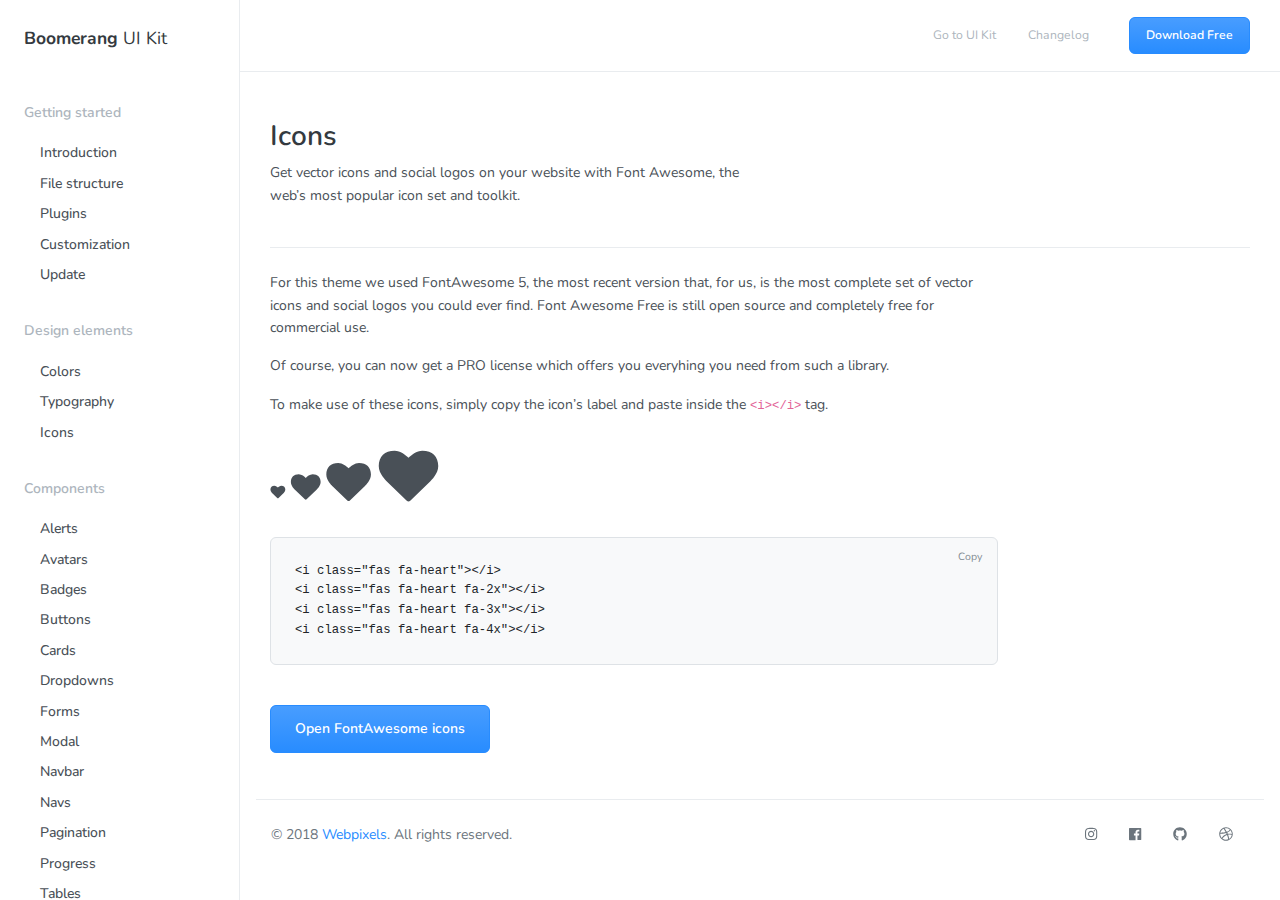
<file: docs/icons.html>
<!DOCTYPE html>
<html>
  <head>
    <meta charset="utf-8">
    <meta name="viewport" content="width=device-width, initial-scale=1, shrink-to-fit=no">
    <meta name="description" content="Probably the most complete UI kit out there. Multiple functionalities and controls added,  extended color palette and beautiful typography, designed as its own extended version of Bootstrap at  the highest level of quality.                             ">
    <meta name="author" content="Webpixels">
    <title>Boomerang UI Kit - Free Bootstrap Framework by Webpixels</title>
    <!-- Fonts -->
    <link href="https://fonts.googleapis.com/css?family=Nunito:400,600,700,800|Roboto:400,500,700" rel="stylesheet">
    <!-- Plugins -->
    <link rel="stylesheet" href="../assets/vendor/animate/animate.min.css" type="text/css">
    <!-- Theme CSS -->
    <link type="text/css" href="../assets/css/theme.css" rel="stylesheet">
    <!-- Demo CSS - No need to use these in your project -->
    <link rel="stylesheet" href="../assets/vendor/jquery-scrollbar/css/jquery-scrollbar.css">
    <link type="text/css" href="../assets/vendor/highlight/css/highlight.min.css" rel="stylesheet">
    <link type="text/css" href="../assets/css/demo.css" rel="stylesheet">
  </head>
  <body>
    <main class="main">
      <aside class="sidebar" id="nav_docs">
        <div class="sidebar-brand">
          <h1 class="font-weight-400"><a href="../"><span class="font-weight-700">Boomerang</span> UI Kit</a></h1>
        </div>
        <div class="scrollbar-inner">
          <ul class="navigation pr-3">
            <li class="navigation-title">Getting started</li>
            <li class="navigation-item">
              <a href="introduction.html" class="navigation-link">Introduction</a>
            </li>
            <li class="navigation-item">
              <a href="file-structure.html" class="navigation-link">File structure</a>
            </li>
            <li class="navigation-item">
              <a href="plugins.html" class="navigation-link">Plugins</a>
            </li>
            <li class="navigation-item">
              <a href="customization.html" class="navigation-link">Customization</a>
            </li>
            <li class="navigation-item">
              <a href="update.html" class="navigation-link">Update</a>
            </li>
            <li class="navigation-title">Design elements</li>
            <li class="navigation-item">
              <a href="colors.html" class="navigation-link">Colors</a>
            </li>
            <li class="navigation-item">
              <a href="typography.html" class="navigation-link">Typography</a>
            </li>
            <li class="navigation-item">
              <a href="icons.html" class="navigation-link">Icons</a>
            </li>
            <li class="navigation-title">Components</li>
            <li class="navigation-item">
              <a href="alerts.html" class="navigation-link">Alerts</a>
            </li>
            <li class="navigation-item">
              <a href="avatars.html" class="navigation-link">Avatars</a>
            </li>
            <li class="navigation-item">
              <a href="badges.html" class="navigation-link">Badges</a>
            </li>
            <li class="navigation-item">
              <a href="buttons.html" class="navigation-link">Buttons</a>
            </li>
            <li class="navigation-item">
              <a href="cards.html" class="navigation-link">Cards</a>
            </li>
            <li class="navigation-item">
              <a href="dropdowns.html" class="navigation-link">Dropdowns</a>
            </li>
            <li class="navigation-item">
              <a href="forms.html" class="navigation-link">Forms</a>
            </li>
            <li class="navigation-item">
              <a href="modal.html" class="navigation-link">Modal</a>
            </li>
            <li class="navigation-item">
              <a href="navbar.html" class="navigation-link">Navbar</a>
            </li>
            <li class="navigation-item">
              <a href="navs.html" class="navigation-link">Navs</a>
            </li>
            <li class="navigation-item">
              <a href="pagination.html" class="navigation-link">Pagination</a>
            </li>
            <li class="navigation-item">
              <a href="progress.html" class="navigation-link">Progress</a>
            </li>
            <li class="navigation-item">
              <a href="tables.html" class="navigation-link">Tables</a>
            </li>
            <li class="navigation-item">
              <a href="tooltips.html" class="navigation-link">Tooltips</a>
            </li>
          </ul>
        </div>
      </aside>
      <section class="content">
        <div class="header">
          <div class="navigation-trigger d-xl-none" data-action="aside-open" data-target=".sidebar">
            <div class="navigation-trigger-inner">
              <i class="navigation-trigger-line"></i>
              <i class="navigation-trigger-line"></i>
              <i class="navigation-trigger-line"></i>
            </div>
          </div>
          <div class="header-brand d-xl-none">
            <h1><a href="index.html">Boomerang UI Kit</a></h1>
          </div>
          <div class="header-nav ml-auto">
            <ul class="nav align-items-center">
              <li class="nav-item d-none d-md-inline-block">
                <a class="nav-link pl-0 active" href="../">Go to UI Kit</a>
              </li>
              <li class="nav-item d-none d-md-inline-block">
                <a class="nav-link" href="../docs/changelog.html">Changelog</a>
              </li>
              <li class="nav-item ml-4">
                <a href="https://github.com/webpixels/boomerang-ui-kit/archive/master.zip" class="btn btn-sm btn-primary">Download Free</a>
              </li>
            </ul>
          </div>
        </div>
        <div class="content-inner content-docs">
          <div class="container">
            <div class="pt-3 pb-4 mb-4 border-bottom">
              <div class="row">
                <div class="col-lg-6">
                  <h2 class="heading h2 font-weight-bold">Icons</h2>
                  <p>Get vector icons and social logos on your website with Font Awesome, the web’s most popular icon set and toolkit.</p>
                </div>
              </div>
            </div>
            <div class="row">
              <div class="col-lg-9">
                <p>For this theme we used FontAwesome 5, the most recent version that, for us, is the most complete set of vector icons and social logos you could ever find. Font Awesome Free is still open source and completely free for commercial use.</p>
                <p>Of course, you can now get a PRO license which offers you everyhing you need from such a library.</p>
                <p>To make use of these icons, simply copy the icon’s label and paste inside the <code>&lt;i&gt;&lt;/i&gt;</code> tag.</p>
                <div class="code-example">
                  <i class="fas fa-heart"></i>
                  <i class="fas fa-heart fa-2x"></i>
                  <i class="fas fa-heart fa-3x"></i>
                  <i class="fas fa-heart fa-4x"></i>
                </div>
                <div class="highlight">
                  <pre><code class="language-html" data-lang="html"><span class="nt">&lt;i</span> <span class="na">class=</span><span class="s">"fas fa-heart"</span><span class="nt">&gt;&lt;/i&gt;</span>
<span class="nt">&lt;i</span> <span class="na">class=</span><span class="s">"fas fa-heart fa-2x"</span><span class="nt">&gt;&lt;/i&gt;</span>
<span class="nt">&lt;i</span> <span class="na">class=</span><span class="s">"fas fa-heart fa-3x"</span><span class="nt">&gt;&lt;/i&gt;</span>
<span class="nt">&lt;i</span> <span class="na">class=</span><span class="s">"fas fa-heart fa-4x"</span><span class="nt">&gt;&lt;/i&gt;</span></code></pre>
                </div>
                <p><a href="https://fontawesome.com/icons" class="btn btn-primary mt-4" target="_blank">Open FontAwesome icons</a></p>
              </div>
              <div class="col-lg-3 d-none d-lg-inline-block">
                <div class="sidebar-sticky" data-stick-in-parent="true">
                  <ul class="section-nav">
                  </ul>
                </div>
              </div>
            </div>
          </div>
        </div>
        <footer class="px-3 footer bg-white">
          <div class="container ">
            <div class="row align-items-center py-3 border-top">
              <div class="col-lg-6 text-center text-lg-left mb-2 mb-lg-0">
                &copy; 2018 <a href="https://webpixels.io/" target="_blank">Webpixels</a>. All rights reserved.
              </div>
              <div class="col-lg-6 text-center text-lg-right">
                <ul class="nav justify-content-center justify-content-lg-end">
                  <li class="nav-item">
                    <a class="nav-link active" href="https://instagram.com/webpixelsofficial" target="_blank"><i class="fab fa-instagram"></i></a>
                  </li>
                  <li class="nav-item">
                    <a class="nav-link" href="https://facebook.com/webpixels" target="_blank"><i class="fab fa-facebook"></i></a>
                  </li>
                  <li class="nav-item">
                    <a class="nav-link" href="https://github.com/webpixels" target="_blank"><i class="fab fa-github"></i></a>
                  </li>
                  <li class="nav-item">
                    <a class="nav-link" href="https://dribbble.com/webpixels" target="_blank"><i class="fab fa-dribbble"></i></a>
                  </li>
                </ul>
              </div>
            </div>
          </div>
        </footer>
      </section>
    </main>
    <!-- Core -->
    <script src="../assets/vendor/jquery/jquery.min.js"></script>
    <script src="../assets/vendor/popper/popper.min.js"></script>
    <script src="../assets/js/bootstrap/bootstrap.min.js"></script>
    <!-- FontAwesome 5 -->
    <script src="../assets/vendor/fontawesome/js/fontawesome-all.min.js" defer></script>
    <!-- Scripts used only for this demo only - Remove these in your project -->
    <script src="../assets/vendor/jquery-scrollbar/js/jquery-scrollbar.min.js"></script>
    <script src="../assets/vendor/jquery-scrollLock/jquery-scrollLock.min.js"></script>
    <script src="../assets/vendor/sticky-kit/sticky-kit.min.js"></script>
    <script src="../assets/vendor/highlight/js/highlight.min.js"></script>
    <script src="../assets/vendor/clipboard-js/clipboard.min.js"></script>
    <script src="../assets/vendor/holderjs/holder.min.js"></script>
    <script src="../assets/js/demo.js"></script>
    <!-- Theme JS -->
    <script src="../assets/js/theme.js"></script>
  </body>
</html>
</file>
<file: assets/css/theme.css>
:root{--blue: #3369d6;--indigo: #5603ad;--purple: #801096;--pink: #e36397;--red: #f03;--orange: #ff3b00;--yellow: #ffd600;--green: #00c759;--teal: #73e9ef;--cyan: #2bffc6;--white: #fff;--gray: #6c757d;--gray-dark: #343a40;--light: #dee2e6;--lighter: #f8f9fa;--primary: #288cff;--secondary: #e8f2ff;--success: #00c759;--info: #73e9ef;--warning: #ff3b00;--danger: #f03;--light: #e9ecef;--dark: #343a40;--tertiary: #192b3f;--breakpoint-xs: 0;--breakpoint-sm: 576px;--breakpoint-md: 768px;--breakpoint-lg: 992px;--breakpoint-xl: 1200px;--font-family-sans-serif: -apple-system, BlinkMacSystemFont, "Segoe UI", Roboto, "Helvetica Neue", Arial, sans-serif, "Apple Color Emoji", "Segoe UI Emoji", "Segoe UI Symbol";--font-family-monospace: SFMono-Regular, Menlo, Monaco, Consolas, "Liberation Mono", "Courier New", monospace}*,*::before,*::after{box-sizing:border-box}html{font-family:sans-serif;line-height:1.15;-webkit-text-size-adjust:100%;-ms-text-size-adjust:100%;-ms-overflow-style:scrollbar;-webkit-tap-highlight-color:transparent}@-ms-viewport{width:device-width}article,aside,dialog,figcaption,figure,footer,header,hgroup,main,nav,section{display:block}body{margin:0;font-family:"Nunito",sans-serif;font-size:.875rem;font-weight:400;line-height:1.6;color:#495057;text-align:left;background-color:#fff}[tabindex="-1"]:focus{outline:0 !important}hr{box-sizing:content-box;height:0;overflow:visible}h1,h2,h3,h4,h5,h6{margin-top:0;margin-bottom:.5rem}p{margin-top:0;margin-bottom:1rem}abbr[title],abbr[data-original-title]{text-decoration:underline;text-decoration:underline dotted;cursor:help;border-bottom:0}address{margin-bottom:1rem;font-style:normal;line-height:inherit}ol,ul,dl{margin-top:0;margin-bottom:1rem}ol ol,ul ul,ol ul,ul ol{margin-bottom:0}dt{font-weight:600}dd{margin-bottom:.5rem;margin-left:0}blockquote{margin:0 0 1rem}dfn{font-style:italic}b,strong{font-weight:bolder}small{font-size:80%}sub,sup{position:relative;font-size:75%;line-height:0;vertical-align:baseline}sub{bottom:-.25em}sup{top:-.5em}a{color:#288cff;text-decoration:none;background-color:transparent;-webkit-text-decoration-skip:objects}a:hover{color:#0066db;text-decoration:unone}a:not([href]):not([tabindex]){color:inherit;text-decoration:none}a:not([href]):not([tabindex]):hover,a:not([href]):not([tabindex]):focus{color:inherit;text-decoration:none}a:not([href]):not([tabindex]):focus{outline:0}pre,code,kbd,samp{font-family:monospace, monospace;font-size:1em}pre{margin-top:0;margin-bottom:1rem;overflow:auto;-ms-overflow-style:scrollbar}figure{margin:0 0 1rem}img{vertical-align:middle;border-style:none}svg:not(:root){overflow:hidden}table{border-collapse:collapse}caption{padding-top:.75rem;padding-bottom:.75rem;color:#adb5bd;text-align:left;caption-side:bottom}th{text-align:inherit}label{display:inline-block;margin-bottom:.5rem}button{border-radius:0}button:focus{outline:1px dotted;outline:5px auto -webkit-focus-ring-color}input,button,select,optgroup,textarea{margin:0;font-family:inherit;font-size:inherit;line-height:inherit}button,input{overflow:visible}button,select{text-transform:none}button,html [type="button"],[type="reset"],[type="submit"]{-webkit-appearance:button}button::-moz-focus-inner,[type="button"]::-moz-focus-inner,[type="reset"]::-moz-focus-inner,[type="submit"]::-moz-focus-inner{padding:0;border-style:none}input[type="radio"],input[type="checkbox"]{box-sizing:border-box;padding:0}input[type="date"],input[type="time"],input[type="datetime-local"],input[type="month"]{-webkit-appearance:listbox}textarea{overflow:auto;resize:vertical}fieldset{min-width:0;padding:0;margin:0;border:0}legend{display:block;width:100%;max-width:100%;padding:0;margin-bottom:.5rem;font-size:1.5rem;line-height:inherit;color:inherit;white-space:normal}progress{vertical-align:baseline}[type="number"]::-webkit-inner-spin-button,[type="number"]::-webkit-outer-spin-button{height:auto}[type="search"]{outline-offset:-2px;-webkit-appearance:none}[type="search"]::-webkit-search-cancel-button,[type="search"]::-webkit-search-decoration{-webkit-appearance:none}::-webkit-file-upload-button{font:inherit;-webkit-appearance:button}output{display:inline-block}summary{display:list-item;cursor:pointer}template{display:none}[hidden]{display:none !important}h1,h2,h3,h4,h5,h6,.h1,.h2,.h3,.h4,.h5,.h6{margin-bottom:.5rem;font-family:inherit;font-weight:600;line-height:1.3;color:#343a40}h1,.h1{font-size:2.1875rem}h2,.h2{font-size:1.75rem}h3,.h3{font-size:1.53125rem}h4,.h4{font-size:1.3125rem}h5,.h5{font-size:1.09375rem}h6,.h6{font-size:.875rem}.lead{font-size:1.09375rem;font-weight:300}.display-1{font-size:6rem;font-weight:300;line-height:1.3}.display-2{font-size:5.5rem;font-weight:300;line-height:1.3}.display-3{font-size:4.5rem;font-weight:300;line-height:1.3}.display-4{font-size:3.5rem;font-weight:300;line-height:1.3}hr{margin-top:1rem;margin-bottom:1rem;border:0;border-top:.0625rem solid rgba(0,0,0,0.1)}small,.small{font-size:80%;font-weight:400}mark,.mark{padding:.2em;background-color:#fcf8e3}.list-unstyled{padding-left:0;list-style:none}.list-inline{padding-left:0;list-style:none}.list-inline-item{display:inline-block}.list-inline-item:not(:last-child){margin-right:.5rem}.initialism{font-size:90%;text-transform:uppercase}.blockquote{margin-bottom:1rem;font-size:1.09375rem}.blockquote-footer{display:block;font-size:80%;color:#6c757d}.blockquote-footer::before{content:"\2014 \00A0"}.img-fluid{max-width:100%;height:auto}.img-thumbnail{padding:.25rem;background-color:#fff;border:.0625rem solid #dee2e6;border-radius:.375rem;box-shadow:0 1px 2px rgba(0,0,0,0.075);max-width:100%;height:auto}.figure{display:inline-block}.figure-img{margin-bottom:.5rem;line-height:1}.figure-caption{font-size:90%;color:#6c757d}code,kbd,pre,samp{font-family:SFMono-Regular,Menlo,Monaco,Consolas,"Liberation Mono","Courier New",monospace}code{font-size:87.5%;color:#e36397;word-break:break-word}a>code{color:inherit}kbd{padding:.2rem .4rem;font-size:87.5%;color:#fff;background-color:#212529;border-radius:.25rem;box-shadow:inset 0 -0.1rem 0 rgba(0,0,0,0.25)}kbd kbd{padding:0;font-size:100%;font-weight:600;box-shadow:none}pre{display:block;font-size:87.5%;color:#212529}pre code{font-size:inherit;color:inherit;word-break:normal}.pre-scrollable{max-height:340px;overflow-y:scroll}.container{width:100%;padding-right:15px;padding-left:15px;margin-right:auto;margin-left:auto}@media (min-width: 576px){.container{max-width:540px}}@media (min-width: 768px){.container{max-width:720px}}@media (min-width: 992px){.container{max-width:960px}}@media (min-width: 1200px){.container{max-width:1140px}}.container-fluid{width:100%;padding-right:15px;padding-left:15px;margin-right:auto;margin-left:auto}.row{display:flex;flex-wrap:wrap;margin-right:-15px;margin-left:-15px}.no-gutters{margin-right:0;margin-left:0}.no-gutters>.col,.no-gutters>[class*="col-"]{padding-right:0;padding-left:0}.col-1,.col-2,.col-3,.col-4,.col-5,.col-6,.col-7,.col-8,.col-9,.col-10,.col-11,.col-12,.col,.col-auto,.col-sm-1,.col-sm-2,.col-sm-3,.col-sm-4,.col-sm-5,.col-sm-6,.col-sm-7,.col-sm-8,.col-sm-9,.col-sm-10,.col-sm-11,.col-sm-12,.col-sm,.col-sm-auto,.col-md-1,.col-md-2,.col-md-3,.col-md-4,.col-md-5,.col-md-6,.col-md-7,.col-md-8,.col-md-9,.col-md-10,.col-md-11,.col-md-12,.col-md,.col-md-auto,.col-lg-1,.col-lg-2,.col-lg-3,.col-lg-4,.col-lg-5,.col-lg-6,.col-lg-7,.col-lg-8,.col-lg-9,.col-lg-10,.col-lg-11,.col-lg-12,.col-lg,.col-lg-auto,.col-xl-1,.col-xl-2,.col-xl-3,.col-xl-4,.col-xl-5,.col-xl-6,.col-xl-7,.col-xl-8,.col-xl-9,.col-xl-10,.col-xl-11,.col-xl-12,.col-xl,.col-xl-auto{position:relative;width:100%;min-height:1px;padding-right:15px;padding-left:15px}.col{flex-basis:0;flex-grow:1;max-width:100%}.col-auto{flex:0 0 auto;width:auto;max-width:none}.col-1{flex:0 0 8.3333333333%;max-width:8.3333333333%}.col-2{flex:0 0 16.6666666667%;max-width:16.6666666667%}.col-3{flex:0 0 25%;max-width:25%}.col-4{flex:0 0 33.3333333333%;max-width:33.3333333333%}.col-5{flex:0 0 41.6666666667%;max-width:41.6666666667%}.col-6{flex:0 0 50%;max-width:50%}.col-7{flex:0 0 58.3333333333%;max-width:58.3333333333%}.col-8{flex:0 0 66.6666666667%;max-width:66.6666666667%}.col-9{flex:0 0 75%;max-width:75%}.col-10{flex:0 0 83.3333333333%;max-width:83.3333333333%}.col-11{flex:0 0 91.6666666667%;max-width:91.6666666667%}.col-12{flex:0 0 100%;max-width:100%}.order-first{order:-1}.order-last{order:13}.order-0{order:0}.order-1{order:1}.order-2{order:2}.order-3{order:3}.order-4{order:4}.order-5{order:5}.order-6{order:6}.order-7{order:7}.order-8{order:8}.order-9{order:9}.order-10{order:10}.order-11{order:11}.order-12{order:12}.offset-1{margin-left:8.3333333333%}.offset-2{margin-left:16.6666666667%}.offset-3{margin-left:25%}.offset-4{margin-left:33.3333333333%}.offset-5{margin-left:41.6666666667%}.offset-6{margin-left:50%}.offset-7{margin-left:58.3333333333%}.offset-8{margin-left:66.6666666667%}.offset-9{margin-left:75%}.offset-10{margin-left:83.3333333333%}.offset-11{margin-left:91.6666666667%}@media (min-width: 576px){.col-sm{flex-basis:0;flex-grow:1;max-width:100%}.col-sm-auto{flex:0 0 auto;width:auto;max-width:none}.col-sm-1{flex:0 0 8.3333333333%;max-width:8.3333333333%}.col-sm-2{flex:0 0 16.6666666667%;max-width:16.6666666667%}.col-sm-3{flex:0 0 25%;max-width:25%}.col-sm-4{flex:0 0 33.3333333333%;max-width:33.3333333333%}.col-sm-5{flex:0 0 41.6666666667%;max-width:41.6666666667%}.col-sm-6{flex:0 0 50%;max-width:50%}.col-sm-7{flex:0 0 58.3333333333%;max-width:58.3333333333%}.col-sm-8{flex:0 0 66.6666666667%;max-width:66.6666666667%}.col-sm-9{flex:0 0 75%;max-width:75%}.col-sm-10{flex:0 0 83.3333333333%;max-width:83.3333333333%}.col-sm-11{flex:0 0 91.6666666667%;max-width:91.6666666667%}.col-sm-12{flex:0 0 100%;max-width:100%}.order-sm-first{order:-1}.order-sm-last{order:13}.order-sm-0{order:0}.order-sm-1{order:1}.order-sm-2{order:2}.order-sm-3{order:3}.order-sm-4{order:4}.order-sm-5{order:5}.order-sm-6{order:6}.order-sm-7{order:7}.order-sm-8{order:8}.order-sm-9{order:9}.order-sm-10{order:10}.order-sm-11{order:11}.order-sm-12{order:12}.offset-sm-0{margin-left:0}.offset-sm-1{margin-left:8.3333333333%}.offset-sm-2{margin-left:16.6666666667%}.offset-sm-3{margin-left:25%}.offset-sm-4{margin-left:33.3333333333%}.offset-sm-5{margin-left:41.6666666667%}.offset-sm-6{margin-left:50%}.offset-sm-7{margin-left:58.3333333333%}.offset-sm-8{margin-left:66.6666666667%}.offset-sm-9{margin-left:75%}.offset-sm-10{margin-left:83.3333333333%}.offset-sm-11{margin-left:91.6666666667%}}@media (min-width: 768px){.col-md{flex-basis:0;flex-grow:1;max-width:100%}.col-md-auto{flex:0 0 auto;width:auto;max-width:none}.col-md-1{flex:0 0 8.3333333333%;max-width:8.3333333333%}.col-md-2{flex:0 0 16.6666666667%;max-width:16.6666666667%}.col-md-3{flex:0 0 25%;max-width:25%}.col-md-4{flex:0 0 33.3333333333%;max-width:33.3333333333%}.col-md-5{flex:0 0 41.6666666667%;max-width:41.6666666667%}.col-md-6{flex:0 0 50%;max-width:50%}.col-md-7{flex:0 0 58.3333333333%;max-width:58.3333333333%}.col-md-8{flex:0 0 66.6666666667%;max-width:66.6666666667%}.col-md-9{flex:0 0 75%;max-width:75%}.col-md-10{flex:0 0 83.3333333333%;max-width:83.3333333333%}.col-md-11{flex:0 0 91.6666666667%;max-width:91.6666666667%}.col-md-12{flex:0 0 100%;max-width:100%}.order-md-first{order:-1}.order-md-last{order:13}.order-md-0{order:0}.order-md-1{order:1}.order-md-2{order:2}.order-md-3{order:3}.order-md-4{order:4}.order-md-5{order:5}.order-md-6{order:6}.order-md-7{order:7}.order-md-8{order:8}.order-md-9{order:9}.order-md-10{order:10}.order-md-11{order:11}.order-md-12{order:12}.offset-md-0{margin-left:0}.offset-md-1{margin-left:8.3333333333%}.offset-md-2{margin-left:16.6666666667%}.offset-md-3{margin-left:25%}.offset-md-4{margin-left:33.3333333333%}.offset-md-5{margin-left:41.6666666667%}.offset-md-6{margin-left:50%}.offset-md-7{margin-left:58.3333333333%}.offset-md-8{margin-left:66.6666666667%}.offset-md-9{margin-left:75%}.offset-md-10{margin-left:83.3333333333%}.offset-md-11{margin-left:91.6666666667%}}@media (min-width: 992px){.col-lg{flex-basis:0;flex-grow:1;max-width:100%}.col-lg-auto{flex:0 0 auto;width:auto;max-width:none}.col-lg-1{flex:0 0 8.3333333333%;max-width:8.3333333333%}.col-lg-2{flex:0 0 16.6666666667%;max-width:16.6666666667%}.col-lg-3{flex:0 0 25%;max-width:25%}.col-lg-4{flex:0 0 33.3333333333%;max-width:33.3333333333%}.col-lg-5{flex:0 0 41.6666666667%;max-width:41.6666666667%}.col-lg-6{flex:0 0 50%;max-width:50%}.col-lg-7{flex:0 0 58.3333333333%;max-width:58.3333333333%}.col-lg-8{flex:0 0 66.6666666667%;max-width:66.6666666667%}.col-lg-9{flex:0 0 75%;max-width:75%}.col-lg-10{flex:0 0 83.3333333333%;max-width:83.3333333333%}.col-lg-11{flex:0 0 91.6666666667%;max-width:91.6666666667%}.col-lg-12{flex:0 0 100%;max-width:100%}.order-lg-first{order:-1}.order-lg-last{order:13}.order-lg-0{order:0}.order-lg-1{order:1}.order-lg-2{order:2}.order-lg-3{order:3}.order-lg-4{order:4}.order-lg-5{order:5}.order-lg-6{order:6}.order-lg-7{order:7}.order-lg-8{order:8}.order-lg-9{order:9}.order-lg-10{order:10}.order-lg-11{order:11}.order-lg-12{order:12}.offset-lg-0{margin-left:0}.offset-lg-1{margin-left:8.3333333333%}.offset-lg-2{margin-left:16.6666666667%}.offset-lg-3{margin-left:25%}.offset-lg-4{margin-left:33.3333333333%}.offset-lg-5{margin-left:41.6666666667%}.offset-lg-6{margin-left:50%}.offset-lg-7{margin-left:58.3333333333%}.offset-lg-8{margin-left:66.6666666667%}.offset-lg-9{margin-left:75%}.offset-lg-10{margin-left:83.3333333333%}.offset-lg-11{margin-left:91.6666666667%}}@media (min-width: 1200px){.col-xl{flex-basis:0;flex-grow:1;max-width:100%}.col-xl-auto{flex:0 0 auto;width:auto;max-width:none}.col-xl-1{flex:0 0 8.3333333333%;max-width:8.3333333333%}.col-xl-2{flex:0 0 16.6666666667%;max-width:16.6666666667%}.col-xl-3{flex:0 0 25%;max-width:25%}.col-xl-4{flex:0 0 33.3333333333%;max-width:33.3333333333%}.col-xl-5{flex:0 0 41.6666666667%;max-width:41.6666666667%}.col-xl-6{flex:0 0 50%;max-width:50%}.col-xl-7{flex:0 0 58.3333333333%;max-width:58.3333333333%}.col-xl-8{flex:0 0 66.6666666667%;max-width:66.6666666667%}.col-xl-9{flex:0 0 75%;max-width:75%}.col-xl-10{flex:0 0 83.3333333333%;max-width:83.3333333333%}.col-xl-11{flex:0 0 91.6666666667%;max-width:91.6666666667%}.col-xl-12{flex:0 0 100%;max-width:100%}.order-xl-first{order:-1}.order-xl-last{order:13}.order-xl-0{order:0}.order-xl-1{order:1}.order-xl-2{order:2}.order-xl-3{order:3}.order-xl-4{order:4}.order-xl-5{order:5}.order-xl-6{order:6}.order-xl-7{order:7}.order-xl-8{order:8}.order-xl-9{order:9}.order-xl-10{order:10}.order-xl-11{order:11}.order-xl-12{order:12}.offset-xl-0{margin-left:0}.offset-xl-1{margin-left:8.3333333333%}.offset-xl-2{margin-left:16.6666666667%}.offset-xl-3{margin-left:25%}.offset-xl-4{margin-left:33.3333333333%}.offset-xl-5{margin-left:41.6666666667%}.offset-xl-6{margin-left:50%}.offset-xl-7{margin-left:58.3333333333%}.offset-xl-8{margin-left:66.6666666667%}.offset-xl-9{margin-left:75%}.offset-xl-10{margin-left:83.3333333333%}.offset-xl-11{margin-left:91.6666666667%}}.table{width:100%;max-width:100%;margin-bottom:1rem;background-color:transparent}.table th,.table td{padding:.75rem;vertical-align:top;border-top:.0625rem solid #dee2e6}.table thead th{vertical-align:bottom;border-bottom:.125rem solid #dee2e6}.table tbody+tbody{border-top:.125rem solid #dee2e6}.table .table{background-color:#fff}.table-sm th,.table-sm td{padding:.3rem}.table-bordered{border:.0625rem solid #dee2e6}.table-bordered th,.table-bordered td{border:.0625rem solid #dee2e6}.table-bordered thead th,.table-bordered thead td{border-bottom-width:.125rem}.table-striped tbody tr:nth-of-type(odd){background-color:rgba(0,0,0,0.05)}.table-hover tbody tr:hover{background-color:rgba(0,0,0,0.075)}.table-primary,.table-primary>th,.table-primary>td{background-color:#c3dfff}.table-hover .table-primary:hover{background-color:#aad1ff}.table-hover .table-primary:hover>td,.table-hover .table-primary:hover>th{background-color:#aad1ff}.table-secondary,.table-secondary>th,.table-secondary>td{background-color:#f9fbff}.table-hover .table-secondary:hover{background-color:#e0eaff}.table-hover .table-secondary:hover>td,.table-hover .table-secondary:hover>th{background-color:#e0eaff}.table-success,.table-success>th,.table-success>td{background-color:#b8efd1}.table-hover .table-success:hover{background-color:#a3eac4}.table-hover .table-success:hover>td,.table-hover .table-success:hover>th{background-color:#a3eac4}.table-info,.table-info>th,.table-info>td{background-color:#d8f9fb}.table-hover .table-info:hover{background-color:#c1f5f9}.table-hover .table-info:hover>td,.table-hover .table-info:hover>th{background-color:#c1f5f9}.table-warning,.table-warning>th,.table-warning>td{background-color:#ffc8b8}.table-hover .table-warning:hover{background-color:#ffb49f}.table-hover .table-warning:hover>td,.table-hover .table-warning:hover>th{background-color:#ffb49f}.table-danger,.table-danger>th,.table-danger>td{background-color:#ffb8c6}.table-hover .table-danger:hover{background-color:#ff9fb2}.table-hover .table-danger:hover>td,.table-hover .table-danger:hover>th{background-color:#ff9fb2}.table-light,.table-light>th,.table-light>td{background-color:#f9fafb}.table-hover .table-light:hover{background-color:#eaedf1}.table-hover .table-light:hover>td,.table-hover .table-light:hover>th{background-color:#eaedf1}.table-dark,.table-dark>th,.table-dark>td{background-color:#c6c8ca}.table-hover .table-dark:hover{background-color:#b9bbbe}.table-hover .table-dark:hover>td,.table-hover .table-dark:hover>th{background-color:#b9bbbe}.table-tertiary,.table-tertiary>th,.table-tertiary>td{background-color:#bfc4c9}.table-hover .table-tertiary:hover{background-color:#b1b7bd}.table-hover .table-tertiary:hover>td,.table-hover .table-tertiary:hover>th{background-color:#b1b7bd}.table-active,.table-active>th,.table-active>td{background-color:rgba(0,0,0,0.075)}.table-hover .table-active:hover{background-color:rgba(0,0,0,0.075)}.table-hover .table-active:hover>td,.table-hover .table-active:hover>th{background-color:rgba(0,0,0,0.075)}.table .thead-dark th{color:#fff;background-color:#212529;border-color:#32383e}.table .thead-light th{color:#495057;background-color:#e9ecef;border-color:#dee2e6}.table-dark{color:#fff;background-color:#212529}.table-dark th,.table-dark td,.table-dark thead th{border-color:#32383e}.table-dark.table-bordered{border:0}.table-dark.table-striped tbody tr:nth-of-type(odd){background-color:rgba(255,255,255,0.05)}.table-dark.table-hover tbody tr:hover{background-color:rgba(255,255,255,0.075)}@media (max-width: 575.98px){.table-responsive-sm{display:block;width:100%;overflow-x:auto;-webkit-overflow-scrolling:touch;-ms-overflow-style:-ms-autohiding-scrollbar}.table-responsive-sm>.table-bordered{border:0}}@media (max-width: 767.98px){.table-responsive-md{display:block;width:100%;overflow-x:auto;-webkit-overflow-scrolling:touch;-ms-overflow-style:-ms-autohiding-scrollbar}.table-responsive-md>.table-bordered{border:0}}@media (max-width: 991.98px){.table-responsive-lg{display:block;width:100%;overflow-x:auto;-webkit-overflow-scrolling:touch;-ms-overflow-style:-ms-autohiding-scrollbar}.table-responsive-lg>.table-bordered{border:0}}@media (max-width: 1199.98px){.table-responsive-xl{display:block;width:100%;overflow-x:auto;-webkit-overflow-scrolling:touch;-ms-overflow-style:-ms-autohiding-scrollbar}.table-responsive-xl>.table-bordered{border:0}}.table-responsive{display:block;width:100%;overflow-x:auto;-webkit-overflow-scrolling:touch;-ms-overflow-style:-ms-autohiding-scrollbar}.table-responsive>.table-bordered{border:0}.form-control{display:block;width:100%;padding:.75rem 1rem;font-size:.875rem;line-height:1.6;color:#495057;background-color:#fff;background-clip:padding-box;border:.0625rem solid #ced4da;border-radius:.375rem;box-shadow:none;transition:all 0.2s ease-in-out}.form-control::-ms-expand{background-color:transparent;border:0}.form-control:focus{color:#495057;background-color:#f8f9fa;border-color:#ced4da;outline:0;box-shadow:none,0 4px 10px 0 rgba(0,0,0,0.04)}.form-control::placeholder{color:#6c757d;opacity:1}.form-control:disabled,.form-control[readonly]{background-color:#e9ecef;opacity:1}select.form-control:not([size]):not([multiple]){height:calc(2.9rem + .125rem)}select.form-control:focus::-ms-value{color:#495057;background-color:#fff}.form-control-file,.form-control-range{display:block;width:100%}.col-form-label{padding-top:calc(.75rem + .0625rem);padding-bottom:calc(.75rem + .0625rem);margin-bottom:0;font-size:inherit;line-height:1.6}.col-form-label-lg{padding-top:calc(.95rem + .0625rem);padding-bottom:calc(.95rem + .0625rem);font-size:1.09375rem;line-height:1.5}.col-form-label-sm{padding-top:calc(.55rem + .0625rem);padding-bottom:calc(.55rem + .0625rem);font-size:.765625rem;line-height:1.5}.form-control-plaintext{display:block;width:100%;padding-top:.75rem;padding-bottom:.75rem;margin-bottom:0;line-height:1.6;background-color:transparent;border:solid transparent;border-width:.0625rem 0}.form-control-plaintext.form-control-sm,.input-group-sm>.form-control-plaintext.form-control,.input-group-sm>.input-group-prepend>.form-control-plaintext.input-group-text,.input-group-sm>.input-group-append>.form-control-plaintext.input-group-text,.input-group-sm>.input-group-prepend>.form-control-plaintext.btn,.input-group-sm>.input-group-append>.form-control-plaintext.btn,.form-control-plaintext.form-control-lg,.input-group-lg>.form-control-plaintext.form-control,.input-group-lg>.input-group-prepend>.form-control-plaintext.input-group-text,.input-group-lg>.input-group-append>.form-control-plaintext.input-group-text,.input-group-lg>.input-group-prepend>.form-control-plaintext.btn,.input-group-lg>.input-group-append>.form-control-plaintext.btn{padding-right:0;padding-left:0}.form-control-sm,.input-group-sm>.form-control,.input-group-sm>.input-group-prepend>.input-group-text,.input-group-sm>.input-group-append>.input-group-text,.input-group-sm>.input-group-prepend>.btn,.input-group-sm>.input-group-append>.btn{padding:.55rem 1rem;font-size:.765625rem;line-height:1.5;border-radius:.25rem}select.form-control-sm:not([size]):not([multiple]),.input-group-sm>select.form-control:not([size]):not([multiple]),.input-group-sm>.input-group-prepend>select.input-group-text:not([size]):not([multiple]),.input-group-sm>.input-group-append>select.input-group-text:not([size]):not([multiple]),.input-group-sm>.input-group-prepend>select.btn:not([size]):not([multiple]),.input-group-sm>.input-group-append>select.btn:not([size]):not([multiple]){height:calc(2.2484375rem + .125rem)}.form-control-lg,.input-group-lg>.form-control,.input-group-lg>.input-group-prepend>.input-group-text,.input-group-lg>.input-group-append>.input-group-text,.input-group-lg>.input-group-prepend>.btn,.input-group-lg>.input-group-append>.btn{padding:.95rem 1rem;font-size:1.09375rem;line-height:1.5;border-radius:.375rem}select.form-control-lg:not([size]):not([multiple]),.input-group-lg>select.form-control:not([size]):not([multiple]),.input-group-lg>.input-group-prepend>select.input-group-text:not([size]):not([multiple]),.input-group-lg>.input-group-append>select.input-group-text:not([size]):not([multiple]),.input-group-lg>.input-group-prepend>select.btn:not([size]):not([multiple]),.input-group-lg>.input-group-append>select.btn:not([size]):not([multiple]){height:calc(3.540625rem + .125rem)}.form-group{margin-bottom:1rem}.form-text{display:block;margin-top:.25rem}.form-row{display:flex;flex-wrap:wrap;margin-right:-5px;margin-left:-5px}.form-row>.col,.form-row>[class*="col-"]{padding-right:5px;padding-left:5px}.form-check{position:relative;display:block;padding-left:1.25rem}.form-check-input{position:absolute;margin-top:.3rem;margin-left:-1.25rem}.form-check-input:disabled ~ .form-check-label{color:#adb5bd}.form-check-label{margin-bottom:0}.form-check-inline{display:inline-flex;align-items:center;padding-left:0;margin-right:.75rem}.form-check-inline .form-check-input{position:static;margin-top:0;margin-right:.3125rem;margin-left:0}.valid-feedback{display:none;width:100%;margin-top:.25rem;font-size:80%;color:#00c759}.valid-tooltip{position:absolute;top:100%;z-index:5;display:none;max-width:100%;padding:.5rem;margin-top:.1rem;font-size:.875rem;line-height:1;color:#fff;background-color:rgba(0,199,89,0.8);border-radius:.2rem}.was-validated .form-control:valid,.form-control.is-valid,.was-validated .custom-select:valid,.custom-select.is-valid{border-color:#00c759}.was-validated .form-control:valid:focus,.form-control.is-valid:focus,.was-validated .custom-select:valid:focus,.custom-select.is-valid:focus{border-color:#00c759;box-shadow:0 0 0 0 rgba(0,199,89,0.25)}.was-validated .form-control:valid ~ .valid-feedback,.was-validated .form-control:valid ~ .valid-tooltip,.form-control.is-valid ~ .valid-feedback,.form-control.is-valid ~ .valid-tooltip,.was-validated .custom-select:valid ~ .valid-feedback,.was-validated .custom-select:valid ~ .valid-tooltip,.custom-select.is-valid ~ .valid-feedback,.custom-select.is-valid ~ .valid-tooltip{display:block}.was-validated .form-check-input:valid ~ .form-check-label,.form-check-input.is-valid ~ .form-check-label{color:#00c759}.was-validated .form-check-input:valid ~ .valid-feedback,.was-validated .form-check-input:valid ~ .valid-tooltip,.form-check-input.is-valid ~ .valid-feedback,.form-check-input.is-valid ~ .valid-tooltip{display:block}.was-validated .custom-control-input:valid ~ .custom-control-label,.custom-control-input.is-valid ~ .custom-control-label{color:#00c759}.was-validated .custom-control-input:valid ~ .custom-control-label::before,.custom-control-input.is-valid ~ .custom-control-label::before{background-color:#48ff9a;border-color:#48ff9a}.was-validated .custom-control-input:valid ~ .valid-feedback,.was-validated .custom-control-input:valid ~ .valid-tooltip,.custom-control-input.is-valid ~ .valid-feedback,.custom-control-input.is-valid ~ .valid-tooltip{display:block}.was-validated .custom-control-input:valid:checked ~ .custom-control-label::before,.custom-control-input.is-valid:checked ~ .custom-control-label::before{background:#00fa70 linear-gradient(180deg, #26fb85, #00fa70) repeat-x;border-color:#48ff9a}.was-validated .custom-control-input:valid:focus ~ .custom-control-label::before,.custom-control-input.is-valid:focus ~ .custom-control-label::before{box-shadow:0 0 0 1px #fff,0 0 0 0 rgba(0,199,89,0.25)}.was-validated .custom-file-input:valid ~ .custom-file-label,.custom-file-input.is-valid ~ .custom-file-label{border-color:#00c759}.was-validated .custom-file-input:valid ~ .custom-file-label::before,.custom-file-input.is-valid ~ .custom-file-label::before{border-color:inherit}.was-validated .custom-file-input:valid ~ .valid-feedback,.was-validated .custom-file-input:valid ~ .valid-tooltip,.custom-file-input.is-valid ~ .valid-feedback,.custom-file-input.is-valid ~ .valid-tooltip{display:block}.was-validated .custom-file-input:valid:focus ~ .custom-file-label,.custom-file-input.is-valid:focus ~ .custom-file-label{box-shadow:0 0 0 0 rgba(0,199,89,0.25)}.invalid-feedback{display:none;width:100%;margin-top:.25rem;font-size:80%;color:#f03}.invalid-tooltip{position:absolute;top:100%;z-index:5;display:none;max-width:100%;padding:.5rem;margin-top:.1rem;font-size:.875rem;line-height:1;color:#fff;background-color:rgba(255,0,51,0.8);border-radius:.2rem}.was-validated .form-control:invalid,.form-control.is-invalid,.was-validated .custom-select:invalid,.custom-select.is-invalid{border-color:#f03}.was-validated .form-control:invalid:focus,.form-control.is-invalid:focus,.was-validated .custom-select:invalid:focus,.custom-select.is-invalid:focus{border-color:#f03;box-shadow:0 0 0 0 rgba(255,0,51,0.25)}.was-validated .form-control:invalid ~ .invalid-feedback,.was-validated .form-control:invalid ~ .invalid-tooltip,.form-control.is-invalid ~ .invalid-feedback,.form-control.is-invalid ~ .invalid-tooltip,.was-validated .custom-select:invalid ~ .invalid-feedback,.was-validated .custom-select:invalid ~ .invalid-tooltip,.custom-select.is-invalid ~ .invalid-feedback,.custom-select.is-invalid ~ .invalid-tooltip{display:block}.was-validated .form-check-input:invalid ~ .form-check-label,.form-check-input.is-invalid ~ .form-check-label{color:#f03}.was-validated .form-check-input:invalid ~ .invalid-feedback,.was-validated .form-check-input:invalid ~ .invalid-tooltip,.form-check-input.is-invalid ~ .invalid-feedback,.form-check-input.is-invalid ~ .invalid-tooltip{display:block}.was-validated .custom-control-input:invalid ~ .custom-control-label,.custom-control-input.is-invalid ~ .custom-control-label{color:#f03}.was-validated .custom-control-input:invalid ~ .custom-control-label::before,.custom-control-input.is-invalid ~ .custom-control-label::before{background-color:#ff8099;border-color:#ff8099}.was-validated .custom-control-input:invalid ~ .invalid-feedback,.was-validated .custom-control-input:invalid ~ .invalid-tooltip,.custom-control-input.is-invalid ~ .invalid-feedback,.custom-control-input.is-invalid ~ .invalid-tooltip{display:block}.was-validated .custom-control-input:invalid:checked ~ .custom-control-label::before,.custom-control-input.is-invalid:checked ~ .custom-control-label::before{background:#ff335c linear-gradient(180deg, #ff5274, #ff335c) repeat-x;border-color:#ff8099}.was-validated .custom-control-input:invalid:focus ~ .custom-control-label::before,.custom-control-input.is-invalid:focus ~ .custom-control-label::before{box-shadow:0 0 0 1px #fff,0 0 0 0 rgba(255,0,51,0.25)}.was-validated .custom-file-input:invalid ~ .custom-file-label,.custom-file-input.is-invalid ~ .custom-file-label{border-color:#f03}.was-validated .custom-file-input:invalid ~ .custom-file-label::before,.custom-file-input.is-invalid ~ .custom-file-label::before{border-color:inherit}.was-validated .custom-file-input:invalid ~ .invalid-feedback,.was-validated .custom-file-input:invalid ~ .invalid-tooltip,.custom-file-input.is-invalid ~ .invalid-feedback,.custom-file-input.is-invalid ~ .invalid-tooltip{display:block}.was-validated .custom-file-input:invalid:focus ~ .custom-file-label,.custom-file-input.is-invalid:focus ~ .custom-file-label{box-shadow:0 0 0 0 rgba(255,0,51,0.25)}.form-inline{display:flex;flex-flow:row wrap;align-items:center}.form-inline .form-check{width:100%}@media (min-width: 576px){.form-inline label{display:flex;align-items:center;justify-content:center;margin-bottom:0}.form-inline .form-group{display:flex;flex:0 0 auto;flex-flow:row wrap;align-items:center;margin-bottom:0}.form-inline .form-control{display:inline-block;width:auto;vertical-align:middle}.form-inline .form-control-plaintext{display:inline-block}.form-inline .input-group{width:auto}.form-inline .form-check{display:flex;align-items:center;justify-content:center;width:auto;padding-left:0}.form-inline .form-check-input{position:relative;margin-top:0;margin-right:.25rem;margin-left:0}.form-inline .custom-control{align-items:center;justify-content:center}.form-inline .custom-control-label{margin-bottom:0}}.btn{display:inline-block;font-weight:600;text-align:center;white-space:nowrap;vertical-align:middle;user-select:none;border:.0625rem solid transparent;padding:.75rem 1.5rem;font-size:.875rem;line-height:1.6;border-radius:.375rem;transition:color 0.15s ease-in-out,background-color 0.15s ease-in-out,border-color 0.15s ease-in-out,box-shadow 0.15s ease-in-out}.btn:hover,.btn:focus{text-decoration:none}.btn:focus,.btn.focus{outline:0;box-shadow:0 4px 10px 0 rgba(0,0,0,0.04)}.btn.disabled,.btn:disabled{opacity:.65;box-shadow:none}.btn:not(:disabled):not(.disabled){cursor:pointer}.btn:not(:disabled):not(.disabled):active,.btn:not(:disabled):not(.disabled).active{background-image:none;box-shadow:none}.btn:not(:disabled):not(.disabled):active:focus,.btn:not(:disabled):not(.disabled).active:focus{box-shadow:0 4px 10px 0 rgba(0,0,0,0.04),none}a.btn.disabled,fieldset:disabled a.btn{pointer-events:none}.btn-primary{color:#fff;background:#288cff linear-gradient(180deg, #489dff, #288cff) repeat-x;border-color:#288cff;box-shadow:none}.btn-primary:hover{color:#fff;background:#0278ff linear-gradient(180deg, #288cff, #0278ff) repeat-x;border-color:#0071f4}.btn-primary:focus,.btn-primary.focus{box-shadow:none,0 0 0 0 rgba(40,140,255,0.5)}.btn-primary.disabled,.btn-primary:disabled{color:#fff;background-color:#288cff;border-color:#288cff}.btn-primary:not(:disabled):not(.disabled):active,.btn-primary:not(:disabled):not(.disabled).active,.show>.btn-primary.dropdown-toggle{color:#fff;background-color:#0071f4;background-image:none;border-color:#006ce7}.btn-primary:not(:disabled):not(.disabled):active:focus,.btn-primary:not(:disabled):not(.disabled).active:focus,.show>.btn-primary.dropdown-toggle:focus{box-shadow:none,0 0 0 0 rgba(40,140,255,0.5)}.btn-secondary{color:#212529;background:#e8f2ff linear-gradient(180deg, #ebf4ff, #e8f2ff) repeat-x;border-color:#e8f2ff;box-shadow:none}.btn-secondary:hover{color:#212529;background:#c2dcff linear-gradient(180deg, #cbe1ff, #c2dcff) repeat-x;border-color:#b5d5ff}.btn-secondary:focus,.btn-secondary.focus{box-shadow:none,0 0 0 0 rgba(232,242,255,0.5)}.btn-secondary.disabled,.btn-secondary:disabled{color:#212529;background-color:#e8f2ff;border-color:#e8f2ff}.btn-secondary:not(:disabled):not(.disabled):active,.btn-secondary:not(:disabled):not(.disabled).active,.show>.btn-secondary.dropdown-toggle{color:#212529;background-color:#b5d5ff;background-image:none;border-color:#a8ceff}.btn-secondary:not(:disabled):not(.disabled):active:focus,.btn-secondary:not(:disabled):not(.disabled).active:focus,.show>.btn-secondary.dropdown-toggle:focus{box-shadow:none,0 0 0 0 rgba(232,242,255,0.5)}.btn-success{color:#fff;background:#00c759 linear-gradient(180deg, #26cf72, #00c759) repeat-x;border-color:#00c759;box-shadow:none}.btn-success:hover{color:#fff;background:#00a148 linear-gradient(180deg, #26af63, #00a148) repeat-x;border-color:#009442}.btn-success:focus,.btn-success.focus{box-shadow:none,0 0 0 0 rgba(0,199,89,0.5)}.btn-success.disabled,.btn-success:disabled{color:#fff;background-color:#00c759;border-color:#00c759}.btn-success:not(:disabled):not(.disabled):active,.btn-success:not(:disabled):not(.disabled).active,.show>.btn-success.dropdown-toggle{color:#fff;background-color:#009442;background-image:none;border-color:#00873c}.btn-success:not(:disabled):not(.disabled):active:focus,.btn-success:not(:disabled):not(.disabled).active:focus,.show>.btn-success.dropdown-toggle:focus{box-shadow:none,0 0 0 0 rgba(0,199,89,0.5)}.btn-info{color:#212529;background:#73e9ef linear-gradient(180deg, #88ecf1, #73e9ef) repeat-x;border-color:#73e9ef;box-shadow:none}.btn-info:hover{color:#212529;background:#51e4eb linear-gradient(180deg, #6be8ee, #51e4eb) repeat-x;border-color:#45e2ea}.btn-info:focus,.btn-info.focus{box-shadow:none,0 0 0 0 rgba(115,233,239,0.5)}.btn-info.disabled,.btn-info:disabled{color:#212529;background-color:#73e9ef;border-color:#73e9ef}.btn-info:not(:disabled):not(.disabled):active,.btn-info:not(:disabled):not(.disabled).active,.show>.btn-info.dropdown-toggle{color:#212529;background-color:#45e2ea;background-image:none;border-color:#3ae0e8}.btn-info:not(:disabled):not(.disabled):active:focus,.btn-info:not(:disabled):not(.disabled).active:focus,.show>.btn-info.dropdown-toggle:focus{box-shadow:none,0 0 0 0 rgba(115,233,239,0.5)}.btn-warning{color:#fff;background:#ff3b00 linear-gradient(180deg, #ff5826, #ff3b00) repeat-x;border-color:#ff3b00;box-shadow:none}.btn-warning:hover{color:#fff;background:#d93200 linear-gradient(180deg, #df5126, #d93200) repeat-x;border-color:#cc2f00}.btn-warning:focus,.btn-warning.focus{box-shadow:none,0 0 0 0 rgba(255,59,0,0.5)}.btn-warning.disabled,.btn-warning:disabled{color:#fff;background-color:#ff3b00;border-color:#ff3b00}.btn-warning:not(:disabled):not(.disabled):active,.btn-warning:not(:disabled):not(.disabled).active,.show>.btn-warning.dropdown-toggle{color:#fff;background-color:#cc2f00;background-image:none;border-color:#bf2c00}.btn-warning:not(:disabled):not(.disabled):active:focus,.btn-warning:not(:disabled):not(.disabled).active:focus,.show>.btn-warning.dropdown-toggle:focus{box-shadow:none,0 0 0 0 rgba(255,59,0,0.5)}.btn-danger{color:#fff;background:#f03 linear-gradient(180deg, #ff2652, #f03) repeat-x;border-color:#f03;box-shadow:none}.btn-danger:hover{color:#fff;background:#d9002b linear-gradient(180deg, #df264b, #d9002b) repeat-x;border-color:#cc0029}.btn-danger:focus,.btn-danger.focus{box-shadow:none,0 0 0 0 rgba(255,0,51,0.5)}.btn-danger.disabled,.btn-danger:disabled{color:#fff;background-color:#f03;border-color:#f03}.btn-danger:not(:disabled):not(.disabled):active,.btn-danger:not(:disabled):not(.disabled).active,.show>.btn-danger.dropdown-toggle{color:#fff;background-color:#cc0029;background-image:none;border-color:#bf0026}.btn-danger:not(:disabled):not(.disabled):active:focus,.btn-danger:not(:disabled):not(.disabled).active:focus,.show>.btn-danger.dropdown-toggle:focus{box-shadow:none,0 0 0 0 rgba(255,0,51,0.5)}.btn-light{color:#212529;background:#e9ecef linear-gradient(180deg, #eceff1, #e9ecef) repeat-x;border-color:#e9ecef;box-shadow:none}.btn-light:hover{color:#212529;background:#d3d9df linear-gradient(180deg, #dadfe4, #d3d9df) repeat-x;border-color:#cbd3da}.btn-light:focus,.btn-light.focus{box-shadow:none,0 0 0 0 rgba(233,236,239,0.5)}.btn-light.disabled,.btn-light:disabled{color:#212529;background-color:#e9ecef;border-color:#e9ecef}.btn-light:not(:disabled):not(.disabled):active,.btn-light:not(:disabled):not(.disabled).active,.show>.btn-light.dropdown-toggle{color:#212529;background-color:#cbd3da;background-image:none;border-color:#c4ccd4}.btn-light:not(:disabled):not(.disabled):active:focus,.btn-light:not(:disabled):not(.disabled).active:focus,.show>.btn-light.dropdown-toggle:focus{box-shadow:none,0 0 0 0 rgba(233,236,239,0.5)}.btn-dark{color:#fff;background:#343a40 linear-gradient(180deg, #52585d, #343a40) repeat-x;border-color:#343a40;box-shadow:none}.btn-dark:hover{color:#fff;background:#23272b linear-gradient(180deg, #44474b, #23272b) repeat-x;border-color:#1d2124}.btn-dark:focus,.btn-dark.focus{box-shadow:none,0 0 0 0 rgba(52,58,64,0.5)}.btn-dark.disabled,.btn-dark:disabled{color:#fff;background-color:#343a40;border-color:#343a40}.btn-dark:not(:disabled):not(.disabled):active,.btn-dark:not(:disabled):not(.disabled).active,.show>.btn-dark.dropdown-toggle{color:#fff;background-color:#1d2124;background-image:none;border-color:#171a1d}.btn-dark:not(:disabled):not(.disabled):active:focus,.btn-dark:not(:disabled):not(.disabled).active:focus,.show>.btn-dark.dropdown-toggle:focus{box-shadow:none,0 0 0 0 rgba(52,58,64,0.5)}.btn-tertiary{color:#fff;background:#192b3f linear-gradient(180deg, #3c4b5c, #192b3f) repeat-x;border-color:#192b3f;box-shadow:none}.btn-tertiary:hover{color:#fff;background:#0e1824 linear-gradient(180deg, #323b45, #0e1824) repeat-x;border-color:#0b121a}.btn-tertiary:focus,.btn-tertiary.focus{box-shadow:none,0 0 0 0 rgba(25,43,63,0.5)}.btn-tertiary.disabled,.btn-tertiary:disabled{color:#fff;background-color:#192b3f;border-color:#192b3f}.btn-tertiary:not(:disabled):not(.disabled):active,.btn-tertiary:not(:disabled):not(.disabled).active,.show>.btn-tertiary.dropdown-toggle{color:#fff;background-color:#0b121a;background-image:none;border-color:#070c11}.btn-tertiary:not(:disabled):not(.disabled):active:focus,.btn-tertiary:not(:disabled):not(.disabled).active:focus,.show>.btn-tertiary.dropdown-toggle:focus{box-shadow:none,0 0 0 0 rgba(25,43,63,0.5)}.btn-outline-primary{color:#288cff;background-color:transparent;background-image:none;border-color:#288cff}.btn-outline-primary:hover{color:#fff;background-color:#288cff;border-color:#288cff}.btn-outline-primary:focus,.btn-outline-primary.focus{box-shadow:0 0 0 0 rgba(40,140,255,0.5)}.btn-outline-primary.disabled,.btn-outline-primary:disabled{color:#288cff;background-color:transparent}.btn-outline-primary:not(:disabled):not(.disabled):active,.btn-outline-primary:not(:disabled):not(.disabled).active,.show>.btn-outline-primary.dropdown-toggle{color:#fff;background-color:#288cff;border-color:#288cff}.btn-outline-primary:not(:disabled):not(.disabled):active:focus,.btn-outline-primary:not(:disabled):not(.disabled).active:focus,.show>.btn-outline-primary.dropdown-toggle:focus{box-shadow:0 0 0 0 rgba(40,140,255,0.5)}.btn-outline-secondary{color:#e8f2ff;background-color:transparent;background-image:none;border-color:#e8f2ff}.btn-outline-secondary:hover{color:#212529;background-color:#e8f2ff;border-color:#e8f2ff}.btn-outline-secondary:focus,.btn-outline-secondary.focus{box-shadow:0 0 0 0 rgba(232,242,255,0.5)}.btn-outline-secondary.disabled,.btn-outline-secondary:disabled{color:#e8f2ff;background-color:transparent}.btn-outline-secondary:not(:disabled):not(.disabled):active,.btn-outline-secondary:not(:disabled):not(.disabled).active,.show>.btn-outline-secondary.dropdown-toggle{color:#212529;background-color:#e8f2ff;border-color:#e8f2ff}.btn-outline-secondary:not(:disabled):not(.disabled):active:focus,.btn-outline-secondary:not(:disabled):not(.disabled).active:focus,.show>.btn-outline-secondary.dropdown-toggle:focus{box-shadow:0 0 0 0 rgba(232,242,255,0.5)}.btn-outline-success{color:#00c759;background-color:transparent;background-image:none;border-color:#00c759}.btn-outline-success:hover{color:#fff;background-color:#00c759;border-color:#00c759}.btn-outline-success:focus,.btn-outline-success.focus{box-shadow:0 0 0 0 rgba(0,199,89,0.5)}.btn-outline-success.disabled,.btn-outline-success:disabled{color:#00c759;background-color:transparent}.btn-outline-success:not(:disabled):not(.disabled):active,.btn-outline-success:not(:disabled):not(.disabled).active,.show>.btn-outline-success.dropdown-toggle{color:#fff;background-color:#00c759;border-color:#00c759}.btn-outline-success:not(:disabled):not(.disabled):active:focus,.btn-outline-success:not(:disabled):not(.disabled).active:focus,.show>.btn-outline-success.dropdown-toggle:focus{box-shadow:0 0 0 0 rgba(0,199,89,0.5)}.btn-outline-info{color:#73e9ef;background-color:transparent;background-image:none;border-color:#73e9ef}.btn-outline-info:hover{color:#212529;background-color:#73e9ef;border-color:#73e9ef}.btn-outline-info:focus,.btn-outline-info.focus{box-shadow:0 0 0 0 rgba(115,233,239,0.5)}.btn-outline-info.disabled,.btn-outline-info:disabled{color:#73e9ef;background-color:transparent}.btn-outline-info:not(:disabled):not(.disabled):active,.btn-outline-info:not(:disabled):not(.disabled).active,.show>.btn-outline-info.dropdown-toggle{color:#212529;background-color:#73e9ef;border-color:#73e9ef}.btn-outline-info:not(:disabled):not(.disabled):active:focus,.btn-outline-info:not(:disabled):not(.disabled).active:focus,.show>.btn-outline-info.dropdown-toggle:focus{box-shadow:0 0 0 0 rgba(115,233,239,0.5)}.btn-outline-warning{color:#ff3b00;background-color:transparent;background-image:none;border-color:#ff3b00}.btn-outline-warning:hover{color:#fff;background-color:#ff3b00;border-color:#ff3b00}.btn-outline-warning:focus,.btn-outline-warning.focus{box-shadow:0 0 0 0 rgba(255,59,0,0.5)}.btn-outline-warning.disabled,.btn-outline-warning:disabled{color:#ff3b00;background-color:transparent}.btn-outline-warning:not(:disabled):not(.disabled):active,.btn-outline-warning:not(:disabled):not(.disabled).active,.show>.btn-outline-warning.dropdown-toggle{color:#fff;background-color:#ff3b00;border-color:#ff3b00}.btn-outline-warning:not(:disabled):not(.disabled):active:focus,.btn-outline-warning:not(:disabled):not(.disabled).active:focus,.show>.btn-outline-warning.dropdown-toggle:focus{box-shadow:0 0 0 0 rgba(255,59,0,0.5)}.btn-outline-danger{color:#f03;background-color:transparent;background-image:none;border-color:#f03}.btn-outline-danger:hover{color:#fff;background-color:#f03;border-color:#f03}.btn-outline-danger:focus,.btn-outline-danger.focus{box-shadow:0 0 0 0 rgba(255,0,51,0.5)}.btn-outline-danger.disabled,.btn-outline-danger:disabled{color:#f03;background-color:transparent}.btn-outline-danger:not(:disabled):not(.disabled):active,.btn-outline-danger:not(:disabled):not(.disabled).active,.show>.btn-outline-danger.dropdown-toggle{color:#fff;background-color:#f03;border-color:#f03}.btn-outline-danger:not(:disabled):not(.disabled):active:focus,.btn-outline-danger:not(:disabled):not(.disabled).active:focus,.show>.btn-outline-danger.dropdown-toggle:focus{box-shadow:0 0 0 0 rgba(255,0,51,0.5)}.btn-outline-light{color:#e9ecef;background-color:transparent;background-image:none;border-color:#e9ecef}.btn-outline-light:hover{color:#212529;background-color:#e9ecef;border-color:#e9ecef}.btn-outline-light:focus,.btn-outline-light.focus{box-shadow:0 0 0 0 rgba(233,236,239,0.5)}.btn-outline-light.disabled,.btn-outline-light:disabled{color:#e9ecef;background-color:transparent}.btn-outline-light:not(:disabled):not(.disabled):active,.btn-outline-light:not(:disabled):not(.disabled).active,.show>.btn-outline-light.dropdown-toggle{color:#212529;background-color:#e9ecef;border-color:#e9ecef}.btn-outline-light:not(:disabled):not(.disabled):active:focus,.btn-outline-light:not(:disabled):not(.disabled).active:focus,.show>.btn-outline-light.dropdown-toggle:focus{box-shadow:0 0 0 0 rgba(233,236,239,0.5)}.btn-outline-dark{color:#343a40;background-color:transparent;background-image:none;border-color:#343a40}.btn-outline-dark:hover{color:#fff;background-color:#343a40;border-color:#343a40}.btn-outline-dark:focus,.btn-outline-dark.focus{box-shadow:0 0 0 0 rgba(52,58,64,0.5)}.btn-outline-dark.disabled,.btn-outline-dark:disabled{color:#343a40;background-color:transparent}.btn-outline-dark:not(:disabled):not(.disabled):active,.btn-outline-dark:not(:disabled):not(.disabled).active,.show>.btn-outline-dark.dropdown-toggle{color:#fff;background-color:#343a40;border-color:#343a40}.btn-outline-dark:not(:disabled):not(.disabled):active:focus,.btn-outline-dark:not(:disabled):not(.disabled).active:focus,.show>.btn-outline-dark.dropdown-toggle:focus{box-shadow:0 0 0 0 rgba(52,58,64,0.5)}.btn-outline-tertiary{color:#192b3f;background-color:transparent;background-image:none;border-color:#192b3f}.btn-outline-tertiary:hover{color:#fff;background-color:#192b3f;border-color:#192b3f}.btn-outline-tertiary:focus,.btn-outline-tertiary.focus{box-shadow:0 0 0 0 rgba(25,43,63,0.5)}.btn-outline-tertiary.disabled,.btn-outline-tertiary:disabled{color:#192b3f;background-color:transparent}.btn-outline-tertiary:not(:disabled):not(.disabled):active,.btn-outline-tertiary:not(:disabled):not(.disabled).active,.show>.btn-outline-tertiary.dropdown-toggle{color:#fff;background-color:#192b3f;border-color:#192b3f}.btn-outline-tertiary:not(:disabled):not(.disabled):active:focus,.btn-outline-tertiary:not(:disabled):not(.disabled).active:focus,.show>.btn-outline-tertiary.dropdown-toggle:focus{box-shadow:0 0 0 0 rgba(25,43,63,0.5)}.btn-link{font-weight:400;color:#288cff;background-color:transparent}.btn-link:hover{color:#0066db;text-decoration:unone;background-color:transparent;border-color:transparent}.btn-link:focus,.btn-link.focus{text-decoration:unone;border-color:transparent;box-shadow:none}.btn-link:disabled,.btn-link.disabled{color:#6c757d}.btn-lg,.btn-group-lg>.btn{padding:.95rem 1rem;font-size:1.09375rem;line-height:1.5;border-radius:.375rem}.btn-sm,.btn-group-sm>.btn{padding:.55rem 1rem;font-size:.765625rem;line-height:1.5;border-radius:.375rem}.btn-block{display:block;width:100%}.btn-block+.btn-block{margin-top:.5rem}input[type="submit"].btn-block,input[type="reset"].btn-block,input[type="button"].btn-block{width:100%}.fade{opacity:0;transition:opacity 0.15s linear}.fade.show{opacity:1}.collapse{display:none}.collapse.show{display:block}tr.collapse.show{display:table-row}tbody.collapse.show{display:table-row-group}.collapsing{position:relative;height:0;overflow:hidden;transition:height 0.35s ease}.dropup,.dropdown{position:relative}.dropdown-toggle::after{display:inline-block;width:0;height:0;margin-left:.255em;vertical-align:.255em;content:"";border-top:.3em solid;border-right:.3em solid transparent;border-bottom:0;border-left:.3em solid transparent}.dropdown-toggle:empty::after{margin-left:0}.dropdown-menu{position:absolute;top:100%;left:0;z-index:1000;display:none;float:left;min-width:10rem;padding:.5rem 0;margin:.125rem 0 0;font-size:.875rem;color:#495057;text-align:left;list-style:none;background-color:#fff;background-clip:padding-box;border:0 solid rgba(0,0,0,0.15);border-radius:.375rem;box-shadow:0 0.5rem 1rem rgba(0,0,0,0.175)}.dropup .dropdown-menu{margin-top:0;margin-bottom:.125rem}.dropup .dropdown-toggle::after{display:inline-block;width:0;height:0;margin-left:.255em;vertical-align:.255em;content:"";border-top:0;border-right:.3em solid transparent;border-bottom:.3em solid;border-left:.3em solid transparent}.dropup .dropdown-toggle:empty::after{margin-left:0}.dropright .dropdown-menu{margin-top:0;margin-left:.125rem}.dropright .dropdown-toggle::after{display:inline-block;width:0;height:0;margin-left:.255em;vertical-align:.255em;content:"";border-top:.3em solid transparent;border-bottom:.3em solid transparent;border-left:.3em solid}.dropright .dropdown-toggle:empty::after{margin-left:0}.dropright .dropdown-toggle::after{vertical-align:0}.dropleft .dropdown-menu{margin-top:0;margin-right:.125rem}.dropleft .dropdown-toggle::after{display:inline-block;width:0;height:0;margin-left:.255em;vertical-align:.255em;content:""}.dropleft .dropdown-toggle::after{display:none}.dropleft .dropdown-toggle::before{display:inline-block;width:0;height:0;margin-right:.255em;vertical-align:.255em;content:"";border-top:.3em solid transparent;border-right:.3em solid;border-bottom:.3em solid transparent}.dropleft .dropdown-toggle:empty::after{margin-left:0}.dropleft .dropdown-toggle::before{vertical-align:0}.dropdown-divider{height:0;margin:.5rem 0;overflow:hidden;border-top:1px solid #e9ecef}.dropdown-item{display:block;width:100%;padding:.25rem 1.5rem;clear:both;font-weight:400;color:#212529;text-align:inherit;white-space:nowrap;background-color:transparent;border:0}.dropdown-item:hover,.dropdown-item:focus{color:#16181b;text-decoration:none;background:#f8f9fa linear-gradient(180deg, #f9fafb, #f8f9fa) repeat-x}.dropdown-item.active,.dropdown-item:active{color:#fff;text-decoration:none;background:#288cff linear-gradient(180deg, #489dff, #288cff) repeat-x}.dropdown-item.disabled,.dropdown-item:disabled{color:#6c757d;background-color:transparent;background-image:none}.dropdown-menu.show{display:block}.dropdown-header{display:block;padding:.5rem 1.5rem;margin-bottom:0;font-size:.765625rem;color:#6c757d;white-space:nowrap}.btn-group,.btn-group-vertical{position:relative;display:inline-flex;vertical-align:middle}.btn-group>.btn,.btn-group-vertical>.btn{position:relative;flex:0 1 auto}.btn-group>.btn:hover,.btn-group-vertical>.btn:hover{z-index:1}.btn-group>.btn:focus,.btn-group>.btn:active,.btn-group>.btn.active,.btn-group-vertical>.btn:focus,.btn-group-vertical>.btn:active,.btn-group-vertical>.btn.active{z-index:1}.btn-group .btn+.btn,.btn-group .btn+.btn-group,.btn-group .btn-group+.btn,.btn-group .btn-group+.btn-group,.btn-group-vertical .btn+.btn,.btn-group-vertical .btn+.btn-group,.btn-group-vertical .btn-group+.btn,.btn-group-vertical .btn-group+.btn-group{margin-left:-0.0625rem}.btn-toolbar{display:flex;flex-wrap:wrap;justify-content:flex-start}.btn-toolbar .input-group{width:auto}.btn-group>.btn:first-child{margin-left:0}.btn-group>.btn:not(:last-child):not(.dropdown-toggle),.btn-group>.btn-group:not(:last-child)>.btn{border-top-right-radius:0;border-bottom-right-radius:0}.btn-group>.btn:not(:first-child),.btn-group>.btn-group:not(:first-child)>.btn{border-top-left-radius:0;border-bottom-left-radius:0}.dropdown-toggle-split{padding-right:1.125rem;padding-left:1.125rem}.dropdown-toggle-split::after{margin-left:0}.btn-sm+.dropdown-toggle-split,.btn-group-sm>.btn+.dropdown-toggle-split{padding-right:.75rem;padding-left:.75rem}.btn-lg+.dropdown-toggle-split,.btn-group-lg>.btn+.dropdown-toggle-split{padding-right:.75rem;padding-left:.75rem}.btn-group.show .dropdown-toggle{box-shadow:none}.btn-group.show .dropdown-toggle.btn-link{box-shadow:none}.btn-group-vertical{flex-direction:column;align-items:flex-start;justify-content:center}.btn-group-vertical .btn,.btn-group-vertical .btn-group{width:100%}.btn-group-vertical>.btn+.btn,.btn-group-vertical>.btn+.btn-group,.btn-group-vertical>.btn-group+.btn,.btn-group-vertical>.btn-group+.btn-group{margin-top:-0.0625rem;margin-left:0}.btn-group-vertical>.btn:not(:last-child):not(.dropdown-toggle),.btn-group-vertical>.btn-group:not(:last-child)>.btn{border-bottom-right-radius:0;border-bottom-left-radius:0}.btn-group-vertical>.btn:not(:first-child),.btn-group-vertical>.btn-group:not(:first-child)>.btn{border-top-left-radius:0;border-top-right-radius:0}.btn-group-toggle>.btn,.btn-group-toggle>.btn-group>.btn{margin-bottom:0}.btn-group-toggle>.btn input[type="radio"],.btn-group-toggle>.btn input[type="checkbox"],.btn-group-toggle>.btn-group>.btn input[type="radio"],.btn-group-toggle>.btn-group>.btn input[type="checkbox"]{position:absolute;clip:rect(0, 0, 0, 0);pointer-events:none}.input-group{position:relative;display:flex;flex-wrap:wrap;align-items:stretch;width:100%}.input-group>.form-control,.input-group>.custom-select,.input-group>.custom-file{position:relative;flex:1 1 auto;width:1%;margin-bottom:0}.input-group>.form-control:focus,.input-group>.custom-select:focus,.input-group>.custom-file:focus{z-index:3}.input-group>.form-control+.form-control,.input-group>.form-control+.custom-select,.input-group>.form-control+.custom-file,.input-group>.custom-select+.form-control,.input-group>.custom-select+.custom-select,.input-group>.custom-select+.custom-file,.input-group>.custom-file+.form-control,.input-group>.custom-file+.custom-select,.input-group>.custom-file+.custom-file{margin-left:-0.0625rem}.input-group>.form-control:not(:last-child),.input-group>.custom-select:not(:last-child){border-top-right-radius:0;border-bottom-right-radius:0}.input-group>.form-control:not(:first-child),.input-group>.custom-select:not(:first-child){border-top-left-radius:0;border-bottom-left-radius:0}.input-group>.custom-file{display:flex;align-items:center}.input-group>.custom-file:not(:last-child) .custom-file-label,.input-group>.custom-file:not(:last-child) .custom-file-label::before{border-top-right-radius:0;border-bottom-right-radius:0}.input-group>.custom-file:not(:first-child) .custom-file-label,.input-group>.custom-file:not(:first-child) .custom-file-label::before{border-top-left-radius:0;border-bottom-left-radius:0}.input-group-prepend,.input-group-append{display:flex}.input-group-prepend .btn,.input-group-append .btn{position:relative;z-index:2}.input-group-prepend .btn+.btn,.input-group-prepend .btn+.input-group-text,.input-group-prepend .input-group-text+.input-group-text,.input-group-prepend .input-group-text+.btn,.input-group-append .btn+.btn,.input-group-append .btn+.input-group-text,.input-group-append .input-group-text+.input-group-text,.input-group-append .input-group-text+.btn{margin-left:-0.0625rem}.input-group-prepend{margin-right:-0.0625rem}.input-group-append{margin-left:-0.0625rem}.input-group-text{display:flex;align-items:center;padding:.75rem 1rem;margin-bottom:0;font-size:.875rem;font-weight:400;line-height:1.6;color:#6c757d;text-align:center;white-space:nowrap;background-color:#f8f9fa;border:.0625rem solid #ced4da;border-radius:.375rem}.input-group-text input[type="radio"],.input-group-text input[type="checkbox"]{margin-top:0}.input-group>.input-group-prepend>.btn,.input-group>.input-group-prepend>.input-group-text,.input-group>.input-group-append:not(:last-child)>.btn,.input-group>.input-group-append:not(:last-child)>.input-group-text,.input-group>.input-group-append:last-child>.btn:not(:last-child):not(.dropdown-toggle),.input-group>.input-group-append:last-child>.input-group-text:not(:last-child){border-top-right-radius:0;border-bottom-right-radius:0}.input-group>.input-group-append>.btn,.input-group>.input-group-append>.input-group-text,.input-group>.input-group-prepend:not(:first-child)>.btn,.input-group>.input-group-prepend:not(:first-child)>.input-group-text,.input-group>.input-group-prepend:first-child>.btn:not(:first-child),.input-group>.input-group-prepend:first-child>.input-group-text:not(:first-child){border-top-left-radius:0;border-bottom-left-radius:0}.custom-control{position:relative;display:block;min-height:1.6rem;padding-left:1.75rem}.custom-control-inline{display:inline-flex;margin-right:1rem}.custom-control-input{position:absolute;z-index:-1;opacity:0}.custom-control-input:checked ~ .custom-control-label::before{color:#fff;background:#288cff linear-gradient(180deg, #489dff, #288cff) repeat-x;box-shadow:none}.custom-control-input:focus ~ .custom-control-label::before{box-shadow:0 0 0 1px #fff,0 4px 10px 0 rgba(0,0,0,0.04)}.custom-control-input:active ~ .custom-control-label::before{color:#fff;background-color:#288cff;box-shadow:none}.custom-control-input:disabled ~ .custom-control-label{color:#6c757d}.custom-control-input:disabled ~ .custom-control-label::before{background-color:#e9ecef}.custom-control-label{margin-bottom:0}.custom-control-label::before{position:absolute;top:.175rem;left:0;display:block;width:1.25rem;height:1.25rem;pointer-events:none;content:"";user-select:none;background-color:#fff;box-shadow:none}.custom-control-label::after{position:absolute;top:.175rem;left:0;display:block;width:1.25rem;height:1.25rem;content:"";background-repeat:no-repeat;background-position:center center;background-size:50% 50%}.custom-checkbox .custom-control-label::before{border-radius:.25rem}.custom-checkbox .custom-control-input:checked ~ .custom-control-label::before{background:#288cff linear-gradient(180deg, #489dff, #288cff) repeat-x}.custom-checkbox .custom-control-input:checked ~ .custom-control-label::after{background-image:url("data:image/svg+xml;charset=utf8,%3Csvg xmlns='http://www.w3.org/2000/svg' viewBox='0 0 8 8'%3E%3Cpath fill='%23fff' d='M6.564.75l-3.59 3.612-1.538-1.55L0 4.26 2.974 7.25 8 2.193z'/%3E%3C/svg%3E")}.custom-checkbox .custom-control-input:indeterminate ~ .custom-control-label::before{background:#288cff linear-gradient(180deg, #489dff, #288cff) repeat-x;box-shadow:none}.custom-checkbox .custom-control-input:indeterminate ~ .custom-control-label::after{background-image:url("data:image/svg+xml;charset=utf8,%3Csvg xmlns='http://www.w3.org/2000/svg' viewBox='0 0 4 4'%3E%3Cpath stroke='%23fff' d='M0 2h4'/%3E%3C/svg%3E")}.custom-checkbox .custom-control-input:disabled:checked ~ .custom-control-label::before{background-color:rgba(40,140,255,0.5)}.custom-checkbox .custom-control-input:disabled:indeterminate ~ .custom-control-label::before{background-color:rgba(40,140,255,0.5)}.custom-radio .custom-control-label::before{border-radius:50%}.custom-radio .custom-control-input:checked ~ .custom-control-label::before{background:#288cff linear-gradient(180deg, #489dff, #288cff) repeat-x}.custom-radio .custom-control-input:checked ~ .custom-control-label::after{background-image:url("data:image/svg+xml;charset=utf8,%3Csvg xmlns='http://www.w3.org/2000/svg' viewBox='-4 -4 8 8'%3E%3Ccircle r='3' fill='%23fff'/%3E%3C/svg%3E")}.custom-radio .custom-control-input:disabled:checked ~ .custom-control-label::before{background-color:rgba(40,140,255,0.5)}.custom-select{display:inline-block;width:100%;height:calc(2.9rem + .125rem);padding:.375rem 1.75rem .375rem .75rem;line-height:1.6;color:#495057;vertical-align:middle;background:#fff url("data:image/svg+xml;charset=utf8,%3Csvg xmlns='http://www.w3.org/2000/svg' viewBox='0 0 4 5'%3E%3Cpath fill='%23343a40' d='M2 0L0 2h4zm0 5L0 3h4z'/%3E%3C/svg%3E") no-repeat right .75rem center;background-size:8px 10px;border:.0625rem solid #ced4da;border-radius:.375rem;appearance:none}.custom-select:focus{border-color:#ced4da;outline:0;box-shadow:inset 0 1px 2px rgba(0,0,0,0.075),0 0 5px rgba(206,212,218,0.5)}.custom-select:focus::-ms-value{color:#495057;background-color:#fff}.custom-select[multiple],.custom-select[size]:not([size="1"]){height:auto;padding-right:.75rem;background-image:none}.custom-select:disabled{color:#6c757d;background-color:#e9ecef}.custom-select::-ms-expand{opacity:0}.custom-select-sm{height:calc(2.2484375rem + .125rem);padding-top:.375rem;padding-bottom:.375rem;font-size:75%}.custom-select-lg{height:calc(3.540625rem + .125rem);padding-top:.375rem;padding-bottom:.375rem;font-size:125%}.custom-file{position:relative;display:inline-block;width:100%;height:calc(2.9rem + .125rem);margin-bottom:0}.custom-file-input{position:relative;z-index:2;width:100%;height:calc(2.9rem + .125rem);margin:0;opacity:0}.custom-file-input:focus ~ .custom-file-control{border-color:#ced4da;box-shadow:0 4px 10px 0 rgba(0,0,0,0.04)}.custom-file-input:focus ~ .custom-file-control::before{border-color:#ced4da}.custom-file-input:lang(en) ~ .custom-file-label::after{content:"Browse"}.custom-file-label{position:absolute;top:0;right:0;left:0;z-index:1;height:calc(2.9rem + .125rem);padding:.75rem 1rem;line-height:1.6;color:#495057;background-color:#fff;border:.0625rem solid #ced4da;border-radius:.375rem;box-shadow:none}.custom-file-label::after{position:absolute;top:0;right:0;bottom:0;z-index:3;display:block;height:calc(calc(2.9rem + .125rem) - .0625rem * 2);padding:.75rem 1rem;line-height:1.6;color:#495057;content:"Browse";background:#f8f9fa linear-gradient(180deg, #f9fafb, #f8f9fa) repeat-x;border-left:.0625rem solid #ced4da;border-radius:0 .375rem .375rem 0}.nav{display:flex;flex-wrap:wrap;padding-left:0;margin-bottom:0;list-style:none}.nav-link{display:block;padding:.5rem 1rem}.nav-link:hover,.nav-link:focus{text-decoration:none}.nav-link.disabled{color:#6c757d}.nav-tabs{border-bottom:.0625rem solid #dee2e6}.nav-tabs .nav-item{margin-bottom:-0.0625rem}.nav-tabs .nav-link{border:.0625rem solid transparent;border-top-left-radius:.375rem;border-top-right-radius:.375rem}.nav-tabs .nav-link:hover,.nav-tabs .nav-link:focus{border-color:#e9ecef #e9ecef #dee2e6}.nav-tabs .nav-link.disabled{color:#6c757d;background-color:transparent;border-color:transparent}.nav-tabs .nav-link.active,.nav-tabs .nav-item.show .nav-link{color:#495057;background-color:#fff;border-color:#dee2e6 #dee2e6 #fff}.nav-tabs .dropdown-menu{margin-top:-0.0625rem;border-top-left-radius:0;border-top-right-radius:0}.nav-pills .nav-link{border-radius:.375rem}.nav-pills .nav-link.active,.nav-pills .show>.nav-link{color:#288cff;background-color:transparent}.nav-fill .nav-item{flex:1 1 auto;text-align:center}.nav-justified .nav-item{flex-basis:0;flex-grow:1;text-align:center}.tab-content>.tab-pane{display:none}.tab-content>.active{display:block}.navbar{position:relative;display:flex;flex-wrap:wrap;align-items:center;justify-content:space-between;padding:.5rem 1rem}.navbar>.container,.navbar>.container-fluid{display:flex;flex-wrap:wrap;align-items:center;justify-content:space-between}.navbar-brand{display:inline-block;padding-top:.325rem;padding-bottom:.325rem;margin-right:1rem;font-size:1.09375rem;line-height:inherit;white-space:nowrap}.navbar-brand:hover,.navbar-brand:focus{text-decoration:none}.navbar-nav{display:flex;flex-direction:column;padding-left:0;margin-bottom:0;list-style:none}.navbar-nav .nav-link{padding-right:0;padding-left:0}.navbar-nav .dropdown-menu{position:static;float:none}.navbar-text{display:inline-block;padding-top:.5rem;padding-bottom:.5rem}.navbar-collapse{flex-basis:100%;flex-grow:1;align-items:center}.navbar-toggler{padding:.25rem .75rem;font-size:1.09375rem;line-height:1;background-color:transparent;border:.0625rem solid transparent;border-radius:.375rem}.navbar-toggler:hover,.navbar-toggler:focus{text-decoration:none}.navbar-toggler:not(:disabled):not(.disabled){cursor:pointer}.navbar-toggler-icon{display:inline-block;width:1.5em;height:1.5em;vertical-align:middle;content:"";background:no-repeat center center;background-size:100% 100%}@media (max-width: 575.98px){.navbar-expand-sm>.container,.navbar-expand-sm>.container-fluid{padding-right:0;padding-left:0}}@media (min-width: 576px){.navbar-expand-sm{flex-flow:row nowrap;justify-content:flex-start}.navbar-expand-sm .navbar-nav{flex-direction:row}.navbar-expand-sm .navbar-nav .dropdown-menu{position:absolute}.navbar-expand-sm .navbar-nav .dropdown-menu-right{right:0;left:auto}.navbar-expand-sm .navbar-nav .nav-link{padding-right:1rem;padding-left:1rem}.navbar-expand-sm>.container,.navbar-expand-sm>.container-fluid{flex-wrap:nowrap}.navbar-expand-sm .navbar-collapse{display:flex !important;flex-basis:auto}.navbar-expand-sm .navbar-toggler{display:none}.navbar-expand-sm .dropup .dropdown-menu{top:auto;bottom:100%}}@media (max-width: 767.98px){.navbar-expand-md>.container,.navbar-expand-md>.container-fluid{padding-right:0;padding-left:0}}@media (min-width: 768px){.navbar-expand-md{flex-flow:row nowrap;justify-content:flex-start}.navbar-expand-md .navbar-nav{flex-direction:row}.navbar-expand-md .navbar-nav .dropdown-menu{position:absolute}.navbar-expand-md .navbar-nav .dropdown-menu-right{right:0;left:auto}.navbar-expand-md .navbar-nav .nav-link{padding-right:1rem;padding-left:1rem}.navbar-expand-md>.container,.navbar-expand-md>.container-fluid{flex-wrap:nowrap}.navbar-expand-md .navbar-collapse{display:flex !important;flex-basis:auto}.navbar-expand-md .navbar-toggler{display:none}.navbar-expand-md .dropup .dropdown-menu{top:auto;bottom:100%}}@media (max-width: 991.98px){.navbar-expand-lg>.container,.navbar-expand-lg>.container-fluid{padding-right:0;padding-left:0}}@media (min-width: 992px){.navbar-expand-lg{flex-flow:row nowrap;justify-content:flex-start}.navbar-expand-lg .navbar-nav{flex-direction:row}.navbar-expand-lg .navbar-nav .dropdown-menu{position:absolute}.navbar-expand-lg .navbar-nav .dropdown-menu-right{right:0;left:auto}.navbar-expand-lg .navbar-nav .nav-link{padding-right:1rem;padding-left:1rem}.navbar-expand-lg>.container,.navbar-expand-lg>.container-fluid{flex-wrap:nowrap}.navbar-expand-lg .navbar-collapse{display:flex !important;flex-basis:auto}.navbar-expand-lg .navbar-toggler{display:none}.navbar-expand-lg .dropup .dropdown-menu{top:auto;bottom:100%}}@media (max-width: 1199.98px){.navbar-expand-xl>.container,.navbar-expand-xl>.container-fluid{padding-right:0;padding-left:0}}@media (min-width: 1200px){.navbar-expand-xl{flex-flow:row nowrap;justify-content:flex-start}.navbar-expand-xl .navbar-nav{flex-direction:row}.navbar-expand-xl .navbar-nav .dropdown-menu{position:absolute}.navbar-expand-xl .navbar-nav .dropdown-menu-right{right:0;left:auto}.navbar-expand-xl .navbar-nav .nav-link{padding-right:1rem;padding-left:1rem}.navbar-expand-xl>.container,.navbar-expand-xl>.container-fluid{flex-wrap:nowrap}.navbar-expand-xl .navbar-collapse{display:flex !important;flex-basis:auto}.navbar-expand-xl .navbar-toggler{display:none}.navbar-expand-xl .dropup .dropdown-menu{top:auto;bottom:100%}}.navbar-expand{flex-flow:row nowrap;justify-content:flex-start}.navbar-expand>.container,.navbar-expand>.container-fluid{padding-right:0;padding-left:0}.navbar-expand .navbar-nav{flex-direction:row}.navbar-expand .navbar-nav .dropdown-menu{position:absolute}.navbar-expand .navbar-nav .dropdown-menu-right{right:0;left:auto}.navbar-expand .navbar-nav .nav-link{padding-right:1rem;padding-left:1rem}.navbar-expand>.container,.navbar-expand>.container-fluid{flex-wrap:nowrap}.navbar-expand .navbar-collapse{display:flex !important;flex-basis:auto}.navbar-expand .navbar-toggler{display:none}.navbar-expand .dropup .dropdown-menu{top:auto;bottom:100%}.navbar-light .navbar-brand{color:rgba(0,0,0,0.9)}.navbar-light .navbar-brand:hover,.navbar-light .navbar-brand:focus{color:rgba(0,0,0,0.9)}.navbar-light .navbar-nav .nav-link{color:rgba(0,0,0,0.5)}.navbar-light .navbar-nav .nav-link:hover,.navbar-light .navbar-nav .nav-link:focus{color:rgba(0,0,0,0.7)}.navbar-light .navbar-nav .nav-link.disabled{color:rgba(0,0,0,0.3)}.navbar-light .navbar-nav .show>.nav-link,.navbar-light .navbar-nav .active>.nav-link,.navbar-light .navbar-nav .nav-link.show,.navbar-light .navbar-nav .nav-link.active{color:rgba(0,0,0,0.9)}.navbar-light .navbar-toggler{color:rgba(0,0,0,0.5);border-color:rgba(0,0,0,0.1)}.navbar-light .navbar-toggler-icon{background-image:str-replace(url("data:image/svg+xml;charset=utf8,%3Csvg viewBox='0 0 30 30' xmlns='http://www.w3.org/2000/svg'%3E%3Cpath stroke='rgba(0,0,0,0.5)' stroke-width='2' stroke-linecap='round' stroke-miterlimit='10' d='M4 7h22M4 15h22M4 23h22'/%3E%3C/svg%3E"), "#", "%23")}.navbar-light .navbar-text{color:rgba(0,0,0,0.5)}.navbar-light .navbar-text a{color:rgba(0,0,0,0.9)}.navbar-light .navbar-text a:hover,.navbar-light .navbar-text a:focus{color:rgba(0,0,0,0.9)}.navbar-dark .navbar-brand{color:#fff}.navbar-dark .navbar-brand:hover,.navbar-dark .navbar-brand:focus{color:#fff}.navbar-dark .navbar-nav .nav-link{color:rgba(255,255,255,0.5)}.navbar-dark .navbar-nav .nav-link:hover,.navbar-dark .navbar-nav .nav-link:focus{color:rgba(255,255,255,0.75)}.navbar-dark .navbar-nav .nav-link.disabled{color:rgba(255,255,255,0.25)}.navbar-dark .navbar-nav .show>.nav-link,.navbar-dark .navbar-nav .active>.nav-link,.navbar-dark .navbar-nav .nav-link.show,.navbar-dark .navbar-nav .nav-link.active{color:#fff}.navbar-dark .navbar-toggler{color:rgba(255,255,255,0.5);border-color:transparent}.navbar-dark .navbar-toggler-icon{background-image:url("data:image/svg+xml;charset=utf8,%3Csvg viewBox='0 0 30 30' xmlns='http://www.w3.org/2000/svg'%3E%3Cpath stroke='rgba(255,255,255,0.5)' stroke-width='2' stroke-linecap='round' stroke-miterlimit='10' d='M4 7h22M4 15h22M4 23h22'/%3E%3C/svg%3E")}.navbar-dark .navbar-text{color:rgba(255,255,255,0.5)}.navbar-dark .navbar-text a{color:#fff}.navbar-dark .navbar-text a:hover,.navbar-dark .navbar-text a:focus{color:#fff}.card{position:relative;display:flex;flex-direction:column;min-width:0;word-wrap:break-word;background-color:#fff;background-clip:border-box;border:.0625rem solid rgba(0,0,0,0.05);border-radius:.375rem}.card>hr{margin-right:0;margin-left:0}.card>.list-group:first-child .list-group-item:first-child{border-top-left-radius:.375rem;border-top-right-radius:.375rem}.card>.list-group:last-child .list-group-item:last-child{border-bottom-right-radius:.375rem;border-bottom-left-radius:.375rem}.card-body{flex:1 1 auto;padding:1.5rem}.card-title{margin-bottom:1.25rem}.card-subtitle{margin-top:-0.625rem;margin-bottom:0}.card-text:last-child{margin-bottom:0}.card-link:hover{text-decoration:none}.card-link+.card-link{margin-left:1.5rem}.card-header{padding:1.25rem 1.5rem;margin-bottom:0;background-color:#fff;border-bottom:.0625rem solid rgba(0,0,0,0.05)}.card-header:first-child{border-radius:calc(.375rem - .0625rem) calc(.375rem - .0625rem) 0 0}.card-header+.list-group .list-group-item:first-child{border-top:0}.card-footer{padding:1.25rem 1.5rem;background-color:#fff;border-top:.0625rem solid rgba(0,0,0,0.05)}.card-footer:last-child{border-radius:0 0 calc(.375rem - .0625rem) calc(.375rem - .0625rem)}.card-header-tabs{margin-right:-0.75rem;margin-bottom:-1.25rem;margin-left:-0.75rem;border-bottom:0}.card-header-pills{margin-right:-0.75rem;margin-left:-0.75rem}.card-img-overlay{position:absolute;top:0;right:0;bottom:0;left:0;padding:1.25rem}.card-img{width:100%;border-radius:calc(.375rem - .0625rem)}.card-img-top{width:100%;border-top-left-radius:calc(.375rem - .0625rem);border-top-right-radius:calc(.375rem - .0625rem)}.card-img-bottom{width:100%;border-bottom-right-radius:calc(.375rem - .0625rem);border-bottom-left-radius:calc(.375rem - .0625rem)}.card-deck{display:flex;flex-direction:column}.card-deck .card{margin-bottom:15px}@media (min-width: 576px){.card-deck{flex-flow:row wrap;margin-right:-15px;margin-left:-15px}.card-deck .card{display:flex;flex:1 0 0%;flex-direction:column;margin-right:15px;margin-bottom:0;margin-left:15px}}.card-group{display:flex;flex-direction:column}.card-group>.card{margin-bottom:15px}@media (min-width: 576px){.card-group{flex-flow:row wrap}.card-group>.card{flex:1 0 0%;margin-bottom:0}.card-group>.card+.card{margin-left:0;border-left:0}.card-group>.card:first-child{border-top-right-radius:0;border-bottom-right-radius:0}.card-group>.card:first-child .card-img-top,.card-group>.card:first-child .card-header{border-top-right-radius:0}.card-group>.card:first-child .card-img-bottom,.card-group>.card:first-child .card-footer{border-bottom-right-radius:0}.card-group>.card:last-child{border-top-left-radius:0;border-bottom-left-radius:0}.card-group>.card:last-child .card-img-top,.card-group>.card:last-child .card-header{border-top-left-radius:0}.card-group>.card:last-child .card-img-bottom,.card-group>.card:last-child .card-footer{border-bottom-left-radius:0}.card-group>.card:only-child{border-radius:.375rem}.card-group>.card:only-child .card-img-top,.card-group>.card:only-child .card-header{border-top-left-radius:.375rem;border-top-right-radius:.375rem}.card-group>.card:only-child .card-img-bottom,.card-group>.card:only-child .card-footer{border-bottom-right-radius:.375rem;border-bottom-left-radius:.375rem}.card-group>.card:not(:first-child):not(:last-child):not(:only-child){border-radius:0}.card-group>.card:not(:first-child):not(:last-child):not(:only-child) .card-img-top,.card-group>.card:not(:first-child):not(:last-child):not(:only-child) .card-img-bottom,.card-group>.card:not(:first-child):not(:last-child):not(:only-child) .card-header,.card-group>.card:not(:first-child):not(:last-child):not(:only-child) .card-footer{border-radius:0}}.card-columns .card{margin-bottom:1.25rem}@media (min-width: 576px){.card-columns{column-count:3;column-gap:1.25rem}.card-columns .card{display:inline-block;width:100%}}.breadcrumb{display:flex;flex-wrap:wrap;padding:.75rem 1rem;margin-bottom:1rem;list-style:none;background-color:#e9ecef;border-radius:.375rem}.breadcrumb-item+.breadcrumb-item::before{display:inline-block;padding-right:.5rem;padding-left:.5rem;color:#6c757d;content:"/"}.breadcrumb-item+.breadcrumb-item:hover::before{text-decoration:underline}.breadcrumb-item+.breadcrumb-item:hover::before{text-decoration:none}.breadcrumb-item.active{color:#6c757d}.pagination{display:flex;padding-left:0;list-style:none;border-radius:.375rem}.page-link{position:relative;display:block;padding:.5rem .75rem;margin-left:-0.0625rem;line-height:1.25;color:#6c757d;background-color:#fff;border:.0625rem solid #dee2e6}.page-link:hover{color:#6c757d;text-decoration:none;background-color:#dee2e6;border-color:#dee2e6}.page-link:focus{z-index:2;outline:0;box-shadow:0 4px 10px 0 rgba(0,0,0,0.04)}.page-link:not(:disabled):not(.disabled){cursor:pointer}.page-item:first-child .page-link{margin-left:0;border-top-left-radius:.375rem;border-bottom-left-radius:.375rem}.page-item:last-child .page-link{border-top-right-radius:.375rem;border-bottom-right-radius:.375rem}.page-item.active .page-link{z-index:1;color:#fff;background-color:#288cff;border-color:#288cff}.page-item.disabled .page-link{color:#6c757d;pointer-events:none;cursor:auto;background-color:#fff;border-color:#dee2e6}.pagination-lg .page-link{padding:.75rem 1.5rem;font-size:1.09375rem;line-height:1.5}.pagination-lg .page-item:first-child .page-link{border-top-left-radius:.375rem;border-bottom-left-radius:.375rem}.pagination-lg .page-item:last-child .page-link{border-top-right-radius:.375rem;border-bottom-right-radius:.375rem}.pagination-sm .page-link{padding:.25rem .5rem;font-size:.765625rem;line-height:1.5}.pagination-sm .page-item:first-child .page-link{border-top-left-radius:.25rem;border-bottom-left-radius:.25rem}.pagination-sm .page-item:last-child .page-link{border-top-right-radius:.25rem;border-bottom-right-radius:.25rem}.badge{display:inline-block;padding:.25rem .375rem;font-size:65%;font-weight:600;line-height:1;text-align:center;white-space:nowrap;vertical-align:baseline;border-radius:.375rem}.badge:empty{display:none}.btn .badge{position:relative;top:-1px}.badge-pill{padding-right:.65em;padding-left:.65em;border-radius:10rem}.badge-primary{color:#fff;background-color:#288cff}.badge-primary[href]:hover,.badge-primary[href]:focus{color:#fff;text-decoration:none;background-color:#0071f4}.badge-secondary{color:#212529;background-color:#e8f2ff}.badge-secondary[href]:hover,.badge-secondary[href]:focus{color:#212529;text-decoration:none;background-color:#b5d5ff}.badge-success{color:#fff;background-color:#00c759}.badge-success[href]:hover,.badge-success[href]:focus{color:#fff;text-decoration:none;background-color:#009442}.badge-info{color:#212529;background-color:#73e9ef}.badge-info[href]:hover,.badge-info[href]:focus{color:#212529;text-decoration:none;background-color:#45e2ea}.badge-warning{color:#fff;background-color:#ff3b00}.badge-warning[href]:hover,.badge-warning[href]:focus{color:#fff;text-decoration:none;background-color:#cc2f00}.badge-danger{color:#fff;background-color:#f03}.badge-danger[href]:hover,.badge-danger[href]:focus{color:#fff;text-decoration:none;background-color:#cc0029}.badge-light{color:#212529;background-color:#e9ecef}.badge-light[href]:hover,.badge-light[href]:focus{color:#212529;text-decoration:none;background-color:#cbd3da}.badge-dark{color:#fff;background-color:#343a40}.badge-dark[href]:hover,.badge-dark[href]:focus{color:#fff;text-decoration:none;background-color:#1d2124}.badge-tertiary{color:#fff;background-color:#192b3f}.badge-tertiary[href]:hover,.badge-tertiary[href]:focus{color:#fff;text-decoration:none;background-color:#0b121a}.jumbotron{padding:2rem 1rem;margin-bottom:2rem;background-color:#e9ecef;border-radius:.375rem}@media (min-width: 576px){.jumbotron{padding:4rem 2rem}}.jumbotron-fluid{padding-right:0;padding-left:0;border-radius:0}.alert{position:relative;padding:1rem 1.5rem;margin-bottom:1rem;border:.0625rem solid transparent;border-radius:.375rem}.alert-heading{color:inherit}.alert-link{font-weight:600}.alert-dismissible{padding-right:4.3125rem}.alert-dismissible .close{position:absolute;top:0;right:0;padding:1rem 1.5rem;color:inherit}.alert-primary{color:#fff;background:#4a9eff linear-gradient(180deg, #65adff, #4a9eff) repeat-x;border-color:#4a9eff}.alert-primary hr{border-top-color:#3190ff}.alert-primary .alert-link{color:#0071f4}.alert-secondary{color:#212529;background:#ecf4ff linear-gradient(180deg, #eff6ff, #ecf4ff) repeat-x;border-color:#ecf4ff}.alert-secondary hr{border-top-color:#d3e5ff}.alert-secondary .alert-link{color:#b5d5ff}.alert-success{color:#fff;background:#29d074 linear-gradient(180deg, #49d789, #29d074) repeat-x;border-color:#29d074}.alert-success hr{border-top-color:#25bb68}.alert-success .alert-link{color:#009442}.alert-info{color:#212529;background:#89edf2 linear-gradient(180deg, #9bf0f4, #89edf2) repeat-x;border-color:#89edf2}.alert-info hr{border-top-color:#72e9ef}.alert-info .alert-link{color:#45e2ea}.alert-warning{color:#fff;background:#ff5a29 linear-gradient(180deg, #ff7349, #ff5a29) repeat-x;border-color:#ff5a29}.alert-warning hr{border-top-color:#ff4610}.alert-warning .alert-link{color:#cc2f00}.alert-danger{color:#fff;background:#ff2954 linear-gradient(180deg, #ff496e, #ff2954) repeat-x;border-color:#ff2954}.alert-danger hr{border-top-color:#ff1040}.alert-danger .alert-link{color:#cc0029}.alert-light{color:#212529;background:#edeff2 linear-gradient(180deg, #f0f1f4, #edeff2) repeat-x;border-color:#edeff2}.alert-light hr{border-top-color:#dee2e7}.alert-light .alert-link{color:#cbd3da}.alert-dark{color:#fff;background:#545a5f linear-gradient(180deg, #6e7377, #545a5f) repeat-x;border-color:#545a5f}.alert-dark hr{border-top-color:#484d51}.alert-dark .alert-link{color:#1d2124}.alert-tertiary{color:#fff;background:#3e4d5e linear-gradient(180deg, #5b6876, #3e4d5e) repeat-x;border-color:#3e4d5e}.alert-tertiary hr{border-top-color:#34404f}.alert-tertiary .alert-link{color:#0b121a}@keyframes progress-bar-stripes{from{background-position:1rem 0}to{background-position:0 0}}.progress{display:flex;height:1rem;overflow:hidden;font-size:.65625rem;background-color:#e9ecef;border-radius:.375rem;box-shadow:inset 0 0.1rem 0.1rem rgba(0,0,0,0.1)}.progress-bar{display:flex;flex-direction:column;justify-content:center;color:#fff;text-align:center;background-color:#288cff;transition:width 0.6s ease}.progress-bar-striped{background-image:linear-gradient(45deg, rgba(255,255,255,0.15) 25%, transparent 25%, transparent 50%, rgba(255,255,255,0.15) 50%, rgba(255,255,255,0.15) 75%, transparent 75%, transparent);background-size:1rem 1rem}.progress-bar-animated{animation:progress-bar-stripes 1s linear infinite}.media{display:flex;align-items:flex-start}.media-body{flex:1}.list-group{display:flex;flex-direction:column;padding-left:0;margin-bottom:0}.list-group-item-action{width:100%;color:#495057;text-align:inherit}.list-group-item-action:hover,.list-group-item-action:focus{color:#495057;text-decoration:none;background-color:#f8f9fa}.list-group-item-action:active{color:#495057;background-color:#e9ecef}.list-group-item{position:relative;display:block;padding:.75rem 1.25rem;margin-bottom:-0.0625rem;background-color:#fff;border:.0625rem solid rgba(0,0,0,0.125)}.list-group-item:first-child{border-top-left-radius:.375rem;border-top-right-radius:.375rem}.list-group-item:last-child{margin-bottom:0;border-bottom-right-radius:.375rem;border-bottom-left-radius:.375rem}.list-group-item:hover,.list-group-item:focus{z-index:1;text-decoration:none}.list-group-item.disabled,.list-group-item:disabled{color:#6c757d;background-color:#fff}.list-group-item.active{z-index:2;color:#fff;background-color:#288cff;border-color:#288cff}.list-group-flush .list-group-item{border-right:0;border-left:0;border-radius:0}.list-group-flush:first-child .list-group-item:first-child{border-top:0}.list-group-flush:last-child .list-group-item:last-child{border-bottom:0}.list-group-item-primary{color:#154985;background-color:#c3dfff}.list-group-item-primary.list-group-item-action:hover,.list-group-item-primary.list-group-item-action:focus{color:#154985;background-color:#aad1ff}.list-group-item-primary.list-group-item-action.active{color:#fff;background-color:#154985;border-color:#154985}.list-group-item-secondary{color:#797e85;background-color:#f9fbff}.list-group-item-secondary.list-group-item-action:hover,.list-group-item-secondary.list-group-item-action:focus{color:#797e85;background-color:#e0eaff}.list-group-item-secondary.list-group-item-action.active{color:#fff;background-color:#797e85;border-color:#797e85}.list-group-item-success{color:#00672e;background-color:#b8efd1}.list-group-item-success.list-group-item-action:hover,.list-group-item-success.list-group-item-action:focus{color:#00672e;background-color:#a3eac4}.list-group-item-success.list-group-item-action.active{color:#fff;background-color:#00672e;border-color:#00672e}.list-group-item-info{color:#3c797c;background-color:#d8f9fb}.list-group-item-info.list-group-item-action:hover,.list-group-item-info.list-group-item-action:focus{color:#3c797c;background-color:#c1f5f9}.list-group-item-info.list-group-item-action.active{color:#fff;background-color:#3c797c;border-color:#3c797c}.list-group-item-warning{color:#851f00;background-color:#ffc8b8}.list-group-item-warning.list-group-item-action:hover,.list-group-item-warning.list-group-item-action:focus{color:#851f00;background-color:#ffb49f}.list-group-item-warning.list-group-item-action.active{color:#fff;background-color:#851f00;border-color:#851f00}.list-group-item-danger{color:#85001b;background-color:#ffb8c6}.list-group-item-danger.list-group-item-action:hover,.list-group-item-danger.list-group-item-action:focus{color:#85001b;background-color:#ff9fb2}.list-group-item-danger.list-group-item-action.active{color:#fff;background-color:#85001b;border-color:#85001b}.list-group-item-light{color:#797b7c;background-color:#f9fafb}.list-group-item-light.list-group-item-action:hover,.list-group-item-light.list-group-item-action:focus{color:#797b7c;background-color:#eaedf1}.list-group-item-light.list-group-item-action.active{color:#fff;background-color:#797b7c;border-color:#797b7c}.list-group-item-dark{color:#1b1e21;background-color:#c6c8ca}.list-group-item-dark.list-group-item-action:hover,.list-group-item-dark.list-group-item-action:focus{color:#1b1e21;background-color:#b9bbbe}.list-group-item-dark.list-group-item-action.active{color:#fff;background-color:#1b1e21;border-color:#1b1e21}.list-group-item-tertiary{color:#0d1621;background-color:#bfc4c9}.list-group-item-tertiary.list-group-item-action:hover,.list-group-item-tertiary.list-group-item-action:focus{color:#0d1621;background-color:#b1b7bd}.list-group-item-tertiary.list-group-item-action.active{color:#fff;background-color:#0d1621;border-color:#0d1621}.close{float:right;font-size:1.3125rem;font-weight:600;line-height:1;color:rgba(255,255,255,0.6);text-shadow:none;opacity:.5}.close:hover,.close:focus{color:rgba(255,255,255,0.6);text-decoration:none;opacity:.75}.close:not(:disabled):not(.disabled){cursor:pointer}button.close{padding:0;background-color:transparent;border:0;-webkit-appearance:none}.modal-open{overflow:hidden}.modal{position:fixed;top:0;right:0;bottom:0;left:0;z-index:1050;display:none;overflow:hidden;outline:0}.modal-open .modal{overflow-x:hidden;overflow-y:auto}.modal-dialog{position:relative;width:auto;margin:.5rem;pointer-events:none}.modal.fade .modal-dialog{transition:transform 0.3s ease-out;transform:translate(0, -25%)}.modal.show .modal-dialog{transform:translate(0, 0)}.modal-dialog-centered{display:flex;align-items:center;min-height:calc(100% - (.5rem * 2))}.modal-content{position:relative;display:flex;flex-direction:column;width:100%;pointer-events:auto;background-color:#fff;background-clip:padding-box;border:1px solid rgba(0,0,0,0.2);border-radius:.375rem;box-shadow:0 0.25rem 0.5rem rgba(0,0,0,0.5);outline:0}.modal-backdrop{position:fixed;top:0;right:0;bottom:0;left:0;z-index:1040;background-color:#000}.modal-backdrop.fade{opacity:0}.modal-backdrop.show{opacity:.3}.modal-header{display:flex;align-items:flex-start;justify-content:space-between;padding:1.25rem;border-bottom:1px solid #e9ecef;border-top-left-radius:.375rem;border-top-right-radius:.375rem}.modal-header .close{padding:1.25rem;margin:-1.25rem -1.25rem -1.25rem auto}.modal-title{margin-bottom:0;line-height:1.6}.modal-body{position:relative;flex:1 1 auto;padding:1.5rem}.modal-footer{display:flex;align-items:center;justify-content:flex-end;padding:1.5rem;border-top:1px solid #e9ecef}.modal-footer>:not(:first-child){margin-left:.25rem}.modal-footer>:not(:last-child){margin-right:.25rem}.modal-scrollbar-measure{position:absolute;top:-9999px;width:50px;height:50px;overflow:scroll}@media (min-width: 576px){.modal-dialog{max-width:500px;margin:1.75rem auto}.modal-dialog-centered{min-height:calc(100% - (1.75rem * 2))}.modal-content{box-shadow:0 0.5rem 1rem rgba(0,0,0,0.5)}.modal-sm{max-width:300px}}@media (min-width: 992px){.modal-lg{max-width:800px}}.tooltip{position:absolute;z-index:1070;display:block;margin:0;font-family:"Nunito",sans-serif;font-style:normal;font-weight:400;line-height:1.6;text-align:left;text-align:start;text-decoration:none;text-shadow:none;text-transform:none;letter-spacing:normal;word-break:normal;word-spacing:normal;white-space:normal;line-break:auto;font-size:.765625rem;word-wrap:break-word;opacity:0}.tooltip.show{opacity:.9}.tooltip .arrow{position:absolute;display:block;width:.8rem;height:.4rem}.tooltip .arrow::before{position:absolute;content:"";border-color:transparent;border-style:solid}.bs-tooltip-top,.bs-tooltip-auto[x-placement^="top"]{padding:.4rem 0}.bs-tooltip-top .arrow,.bs-tooltip-auto[x-placement^="top"] .arrow{bottom:0}.bs-tooltip-top .arrow::before,.bs-tooltip-auto[x-placement^="top"] .arrow::before{top:0;border-width:.4rem .4rem 0;border-top-color:#000}.bs-tooltip-right,.bs-tooltip-auto[x-placement^="right"]{padding:0 .4rem}.bs-tooltip-right .arrow,.bs-tooltip-auto[x-placement^="right"] .arrow{left:0;width:.4rem;height:.8rem}.bs-tooltip-right .arrow::before,.bs-tooltip-auto[x-placement^="right"] .arrow::before{right:0;border-width:.4rem .4rem .4rem 0;border-right-color:#000}.bs-tooltip-bottom,.bs-tooltip-auto[x-placement^="bottom"]{padding:.4rem 0}.bs-tooltip-bottom .arrow,.bs-tooltip-auto[x-placement^="bottom"] .arrow{top:0}.bs-tooltip-bottom .arrow::before,.bs-tooltip-auto[x-placement^="bottom"] .arrow::before{bottom:0;border-width:0 .4rem .4rem;border-bottom-color:#000}.bs-tooltip-left,.bs-tooltip-auto[x-placement^="left"]{padding:0 .4rem}.bs-tooltip-left .arrow,.bs-tooltip-auto[x-placement^="left"] .arrow{right:0;width:.4rem;height:.8rem}.bs-tooltip-left .arrow::before,.bs-tooltip-auto[x-placement^="left"] .arrow::before{left:0;border-width:.4rem 0 .4rem .4rem;border-left-color:#000}.tooltip-inner{max-width:200px;padding:.25rem .5rem;color:#fff;text-align:center;background-color:#000;border-radius:.375rem}.popover{position:absolute;top:0;left:0;z-index:1060;display:block;max-width:276px;font-family:"Nunito",sans-serif;font-style:normal;font-weight:400;line-height:1.6;text-align:left;text-align:start;text-decoration:none;text-shadow:none;text-transform:none;letter-spacing:normal;word-break:normal;word-spacing:normal;white-space:normal;line-break:auto;font-size:.765625rem;word-wrap:break-word;background-color:#fff;background-clip:padding-box;border:1px solid rgba(0,0,0,0.05);border-radius:.375rem;box-shadow:0px 0.5rem 2rem 0px rgba(0,0,0,0.2)}.popover .arrow{position:absolute;display:block;width:1.5rem;height:.75rem;margin:0 .375rem}.popover .arrow::before,.popover .arrow::after{position:absolute;display:block;content:"";border-color:transparent;border-style:solid}.bs-popover-top,.bs-popover-auto[x-placement^="top"]{margin-bottom:.75rem}.bs-popover-top .arrow,.bs-popover-auto[x-placement^="top"] .arrow{bottom:calc((.75rem + 1px) * -1)}.bs-popover-top .arrow::before,.bs-popover-auto[x-placement^="top"] .arrow::before,.bs-popover-top .arrow::after,.bs-popover-auto[x-placement^="top"] .arrow::after{border-width:.75rem .75rem 0}.bs-popover-top .arrow::before,.bs-popover-auto[x-placement^="top"] .arrow::before{bottom:0;border-top-color:transparent}.bs-popover-top .arrow::after,.bs-popover-auto[x-placement^="top"] .arrow::after{bottom:1px;border-top-color:#fff}.bs-popover-right,.bs-popover-auto[x-placement^="right"]{margin-left:.75rem}.bs-popover-right .arrow,.bs-popover-auto[x-placement^="right"] .arrow{left:calc((.75rem + 1px) * -1);width:.75rem;height:1.5rem;margin:.375rem 0}.bs-popover-right .arrow::before,.bs-popover-auto[x-placement^="right"] .arrow::before,.bs-popover-right .arrow::after,.bs-popover-auto[x-placement^="right"] .arrow::after{border-width:.75rem .75rem .75rem 0}.bs-popover-right .arrow::before,.bs-popover-auto[x-placement^="right"] .arrow::before{left:0;border-right-color:transparent}.bs-popover-right .arrow::after,.bs-popover-auto[x-placement^="right"] .arrow::after{left:1px;border-right-color:#fff}.bs-popover-bottom,.bs-popover-auto[x-placement^="bottom"]{margin-top:.75rem}.bs-popover-bottom .arrow,.bs-popover-auto[x-placement^="bottom"] .arrow{top:calc((.75rem + 1px) * -1)}.bs-popover-bottom .arrow::before,.bs-popover-auto[x-placement^="bottom"] .arrow::before,.bs-popover-bottom .arrow::after,.bs-popover-auto[x-placement^="bottom"] .arrow::after{border-width:0 .75rem .75rem .75rem}.bs-popover-bottom .arrow::before,.bs-popover-auto[x-placement^="bottom"] .arrow::before{top:0;border-bottom-color:transparent}.bs-popover-bottom .arrow::after,.bs-popover-auto[x-placement^="bottom"] .arrow::after{top:1px;border-bottom-color:#fff}.bs-popover-bottom .popover-header::before,.bs-popover-auto[x-placement^="bottom"] .popover-header::before{position:absolute;top:0;left:50%;display:block;width:1.5rem;margin-left:-.75rem;content:"";border-bottom:1px solid #fff}.bs-popover-left,.bs-popover-auto[x-placement^="left"]{margin-right:.75rem}.bs-popover-left .arrow,.bs-popover-auto[x-placement^="left"] .arrow{right:calc((.75rem + 1px) * -1);width:.75rem;height:1.5rem;margin:.375rem 0}.bs-popover-left .arrow::before,.bs-popover-auto[x-placement^="left"] .arrow::before,.bs-popover-left .arrow::after,.bs-popover-auto[x-placement^="left"] .arrow::after{border-width:.75rem 0 .75rem .75rem}.bs-popover-left .arrow::before,.bs-popover-auto[x-placement^="left"] .arrow::before{right:0;border-left-color:transparent}.bs-popover-left .arrow::after,.bs-popover-auto[x-placement^="left"] .arrow::after{right:1px;border-left-color:#fff}.popover-header{padding:.75rem .75rem;margin-bottom:0;font-size:.875rem;color:#343a40;background-color:#fff;border-bottom:1px solid #f2f2f2;border-top-left-radius:calc(.375rem - 1px);border-top-right-radius:calc(.375rem - 1px)}.popover-header:empty{display:none}.popover-body{padding:.75rem .75rem;color:#495057}.carousel{position:relative}.carousel-inner{position:relative;width:100%;overflow:hidden}.carousel-item{position:relative;display:none;align-items:center;width:100%;transition:transform 0.6s ease;backface-visibility:hidden;perspective:1000px}.carousel-item.active,.carousel-item-next,.carousel-item-prev{display:block}.carousel-item-next,.carousel-item-prev{position:absolute;top:0}.carousel-item-next.carousel-item-left,.carousel-item-prev.carousel-item-right{transform:translateX(0)}@supports (transform-style: preserve-3d){.carousel-item-next.carousel-item-left,.carousel-item-prev.carousel-item-right{transform:translate3d(0, 0, 0)}}.carousel-item-next,.active.carousel-item-right{transform:translateX(100%)}@supports (transform-style: preserve-3d){.carousel-item-next,.active.carousel-item-right{transform:translate3d(100%, 0, 0)}}.carousel-item-prev,.active.carousel-item-left{transform:translateX(-100%)}@supports (transform-style: preserve-3d){.carousel-item-prev,.active.carousel-item-left{transform:translate3d(-100%, 0, 0)}}.carousel-control-prev,.carousel-control-next{position:absolute;top:0;bottom:0;display:flex;align-items:center;justify-content:center;width:15%;color:#fff;text-align:center;opacity:.5}.carousel-control-prev:hover,.carousel-control-prev:focus,.carousel-control-next:hover,.carousel-control-next:focus{color:#fff;text-decoration:none;outline:0;opacity:.9}.carousel-control-prev{left:0;background:linear-gradient(90deg, rgba(0,0,0,0.25), rgba(0,0,0,0.001))}.carousel-control-next{right:0;background:linear-gradient(270deg, rgba(0,0,0,0.25), rgba(0,0,0,0.001))}.carousel-control-prev-icon,.carousel-control-next-icon{display:inline-block;width:20px;height:20px;background:transparent no-repeat center center;background-size:100% 100%}.carousel-control-prev-icon{background-image:url("data:image/svg+xml;charset=utf8,%3Csvg xmlns='http://www.w3.org/2000/svg' fill='%23fff' viewBox='0 0 8 8'%3E%3Cpath d='M5.25 0l-4 4 4 4 1.5-1.5-2.5-2.5 2.5-2.5-1.5-1.5z'/%3E%3C/svg%3E")}.carousel-control-next-icon{background-image:url("data:image/svg+xml;charset=utf8,%3Csvg xmlns='http://www.w3.org/2000/svg' fill='%23fff' viewBox='0 0 8 8'%3E%3Cpath d='M2.75 0l-1.5 1.5 2.5 2.5-2.5 2.5 1.5 1.5 4-4-4-4z'/%3E%3C/svg%3E")}.carousel-indicators{position:absolute;right:0;bottom:10px;left:0;z-index:15;display:flex;justify-content:center;padding-left:0;margin-right:15%;margin-left:15%;list-style:none}.carousel-indicators li{position:relative;flex:0 1 auto;width:30px;height:3px;margin-right:3px;margin-left:3px;text-indent:-999px;background-color:rgba(255,255,255,0.5)}.carousel-indicators li::before{position:absolute;top:-10px;left:0;display:inline-block;width:100%;height:10px;content:""}.carousel-indicators li::after{position:absolute;bottom:-10px;left:0;display:inline-block;width:100%;height:10px;content:""}.carousel-indicators .active{background-color:#fff}.carousel-caption{position:absolute;right:15%;bottom:20px;left:15%;z-index:10;padding-top:20px;padding-bottom:20px;color:#fff;text-align:center}.align-baseline{vertical-align:baseline !important}.align-top{vertical-align:top !important}.align-middle{vertical-align:middle !important}.align-bottom{vertical-align:bottom !important}.align-text-bottom{vertical-align:text-bottom !important}.align-text-top{vertical-align:text-top !important}.bg-primary{background-color:#288cff !important}a.bg-primary:hover,a.bg-primary:focus,button.bg-primary:hover,button.bg-primary:focus{background-color:#0071f4 !important}.bg-secondary{background-color:#e8f2ff !important}a.bg-secondary:hover,a.bg-secondary:focus,button.bg-secondary:hover,button.bg-secondary:focus{background-color:#b5d5ff !important}.bg-success{background-color:#00c759 !important}a.bg-success:hover,a.bg-success:focus,button.bg-success:hover,button.bg-success:focus{background-color:#009442 !important}.bg-info{background-color:#73e9ef !important}a.bg-info:hover,a.bg-info:focus,button.bg-info:hover,button.bg-info:focus{background-color:#45e2ea !important}.bg-warning{background-color:#ff3b00 !important}a.bg-warning:hover,a.bg-warning:focus,button.bg-warning:hover,button.bg-warning:focus{background-color:#cc2f00 !important}.bg-danger{background-color:#f03 !important}a.bg-danger:hover,a.bg-danger:focus,button.bg-danger:hover,button.bg-danger:focus{background-color:#cc0029 !important}.bg-light{background-color:#e9ecef !important}a.bg-light:hover,a.bg-light:focus,button.bg-light:hover,button.bg-light:focus{background-color:#cbd3da !important}.bg-dark{background-color:#343a40 !important}a.bg-dark:hover,a.bg-dark:focus,button.bg-dark:hover,button.bg-dark:focus{background-color:#1d2124 !important}.bg-tertiary{background-color:#192b3f !important}a.bg-tertiary:hover,a.bg-tertiary:focus,button.bg-tertiary:hover,button.bg-tertiary:focus{background-color:#0b121a !important}.bg-gradient-primary{background:#288cff linear-gradient(180deg, #489dff, #288cff) repeat-x !important}.bg-gradient-secondary{background:#e8f2ff linear-gradient(180deg, #ebf4ff, #e8f2ff) repeat-x !important}.bg-gradient-success{background:#00c759 linear-gradient(180deg, #26cf72, #00c759) repeat-x !important}.bg-gradient-info{background:#73e9ef linear-gradient(180deg, #88ecf1, #73e9ef) repeat-x !important}.bg-gradient-warning{background:#ff3b00 linear-gradient(180deg, #ff5826, #ff3b00) repeat-x !important}.bg-gradient-danger{background:#f03 linear-gradient(180deg, #ff2652, #f03) repeat-x !important}.bg-gradient-light{background:#e9ecef linear-gradient(180deg, #eceff1, #e9ecef) repeat-x !important}.bg-gradient-dark{background:#343a40 linear-gradient(180deg, #52585d, #343a40) repeat-x !important}.bg-gradient-tertiary{background:#192b3f linear-gradient(180deg, #3c4b5c, #192b3f) repeat-x !important}.bg-white{background-color:#fff !important}.bg-transparent{background-color:transparent !important}.border{border:.0625rem solid #e9ecef !important}.border-top{border-top:.0625rem solid #e9ecef !important}.border-right{border-right:.0625rem solid #e9ecef !important}.border-bottom{border-bottom:.0625rem solid #e9ecef !important}.border-left{border-left:.0625rem solid #e9ecef !important}.border-0{border:0 !important}.border-top-0{border-top:0 !important}.border-right-0{border-right:0 !important}.border-bottom-0{border-bottom:0 !important}.border-left-0{border-left:0 !important}.border-primary{border-color:#288cff !important}.border-secondary{border-color:#e8f2ff !important}.border-success{border-color:#00c759 !important}.border-info{border-color:#73e9ef !important}.border-warning{border-color:#ff3b00 !important}.border-danger{border-color:#f03 !important}.border-light{border-color:#e9ecef !important}.border-dark{border-color:#343a40 !important}.border-tertiary{border-color:#192b3f !important}.border-white{border-color:#fff !important}.rounded{border-radius:.375rem !important}.rounded-top{border-top-left-radius:.375rem !important;border-top-right-radius:.375rem !important}.rounded-right{border-top-right-radius:.375rem !important;border-bottom-right-radius:.375rem !important}.rounded-bottom{border-bottom-right-radius:.375rem !important;border-bottom-left-radius:.375rem !important}.rounded-left{border-top-left-radius:.375rem !important;border-bottom-left-radius:.375rem !important}.rounded-circle{border-radius:50% !important}.rounded-0{border-radius:0 !important}.clearfix::after{display:block;clear:both;content:""}.d-none{display:none !important}.d-inline{display:inline !important}.d-inline-block{display:inline-block !important}.d-block{display:block !important}.d-table{display:table !important}.d-table-row{display:table-row !important}.d-table-cell{display:table-cell !important}.d-flex{display:flex !important}.d-inline-flex{display:inline-flex !important}@media (min-width: 576px){.d-sm-none{display:none !important}.d-sm-inline{display:inline !important}.d-sm-inline-block{display:inline-block !important}.d-sm-block{display:block !important}.d-sm-table{display:table !important}.d-sm-table-row{display:table-row !important}.d-sm-table-cell{display:table-cell !important}.d-sm-flex{display:flex !important}.d-sm-inline-flex{display:inline-flex !important}}@media (min-width: 768px){.d-md-none{display:none !important}.d-md-inline{display:inline !important}.d-md-inline-block{display:inline-block !important}.d-md-block{display:block !important}.d-md-table{display:table !important}.d-md-table-row{display:table-row !important}.d-md-table-cell{display:table-cell !important}.d-md-flex{display:flex !important}.d-md-inline-flex{display:inline-flex !important}}@media (min-width: 992px){.d-lg-none{display:none !important}.d-lg-inline{display:inline !important}.d-lg-inline-block{display:inline-block !important}.d-lg-block{display:block !important}.d-lg-table{display:table !important}.d-lg-table-row{display:table-row !important}.d-lg-table-cell{display:table-cell !important}.d-lg-flex{display:flex !important}.d-lg-inline-flex{display:inline-flex !important}}@media (min-width: 1200px){.d-xl-none{display:none !important}.d-xl-inline{display:inline !important}.d-xl-inline-block{display:inline-block !important}.d-xl-block{display:block !important}.d-xl-table{display:table !important}.d-xl-table-row{display:table-row !important}.d-xl-table-cell{display:table-cell !important}.d-xl-flex{display:flex !important}.d-xl-inline-flex{display:inline-flex !important}}@media print{.d-print-none{display:none !important}.d-print-inline{display:inline !important}.d-print-inline-block{display:inline-block !important}.d-print-block{display:block !important}.d-print-table{display:table !important}.d-print-table-row{display:table-row !important}.d-print-table-cell{display:table-cell !important}.d-print-flex{display:flex !important}.d-print-inline-flex{display:inline-flex !important}}.embed-responsive{position:relative;display:block;width:100%;padding:0;overflow:hidden}.embed-responsive::before{display:block;content:""}.embed-responsive .embed-responsive-item,.embed-responsive iframe,.embed-responsive embed,.embed-responsive object,.embed-responsive video{position:absolute;top:0;bottom:0;left:0;width:100%;height:100%;border:0}.embed-responsive-21by9::before{padding-top:42.8571428571%}.embed-responsive-16by9::before{padding-top:56.25%}.embed-responsive-4by3::before{padding-top:75%}.embed-responsive-1by1::before{padding-top:100%}.flex-row{flex-direction:row !important}.flex-column{flex-direction:column !important}.flex-row-reverse{flex-direction:row-reverse !important}.flex-column-reverse{flex-direction:column-reverse !important}.flex-wrap{flex-wrap:wrap !important}.flex-nowrap{flex-wrap:nowrap !important}.flex-wrap-reverse{flex-wrap:wrap-reverse !important}.justify-content-start{justify-content:flex-start !important}.justify-content-end{justify-content:flex-end !important}.justify-content-center{justify-content:center !important}.justify-content-between{justify-content:space-between !important}.justify-content-around{justify-content:space-around !important}.align-items-start{align-items:flex-start !important}.align-items-end{align-items:flex-end !important}.align-items-center{align-items:center !important}.align-items-baseline{align-items:baseline !important}.align-items-stretch{align-items:stretch !important}.align-content-start{align-content:flex-start !important}.align-content-end{align-content:flex-end !important}.align-content-center{align-content:center !important}.align-content-between{align-content:space-between !important}.align-content-around{align-content:space-around !important}.align-content-stretch{align-content:stretch !important}.align-self-auto{align-self:auto !important}.align-self-start{align-self:flex-start !important}.align-self-end{align-self:flex-end !important}.align-self-center{align-self:center !important}.align-self-baseline{align-self:baseline !important}.align-self-stretch{align-self:stretch !important}@media (min-width: 576px){.flex-sm-row{flex-direction:row !important}.flex-sm-column{flex-direction:column !important}.flex-sm-row-reverse{flex-direction:row-reverse !important}.flex-sm-column-reverse{flex-direction:column-reverse !important}.flex-sm-wrap{flex-wrap:wrap !important}.flex-sm-nowrap{flex-wrap:nowrap !important}.flex-sm-wrap-reverse{flex-wrap:wrap-reverse !important}.justify-content-sm-start{justify-content:flex-start !important}.justify-content-sm-end{justify-content:flex-end !important}.justify-content-sm-center{justify-content:center !important}.justify-content-sm-between{justify-content:space-between !important}.justify-content-sm-around{justify-content:space-around !important}.align-items-sm-start{align-items:flex-start !important}.align-items-sm-end{align-items:flex-end !important}.align-items-sm-center{align-items:center !important}.align-items-sm-baseline{align-items:baseline !important}.align-items-sm-stretch{align-items:stretch !important}.align-content-sm-start{align-content:flex-start !important}.align-content-sm-end{align-content:flex-end !important}.align-content-sm-center{align-content:center !important}.align-content-sm-between{align-content:space-between !important}.align-content-sm-around{align-content:space-around !important}.align-content-sm-stretch{align-content:stretch !important}.align-self-sm-auto{align-self:auto !important}.align-self-sm-start{align-self:flex-start !important}.align-self-sm-end{align-self:flex-end !important}.align-self-sm-center{align-self:center !important}.align-self-sm-baseline{align-self:baseline !important}.align-self-sm-stretch{align-self:stretch !important}}@media (min-width: 768px){.flex-md-row{flex-direction:row !important}.flex-md-column{flex-direction:column !important}.flex-md-row-reverse{flex-direction:row-reverse !important}.flex-md-column-reverse{flex-direction:column-reverse !important}.flex-md-wrap{flex-wrap:wrap !important}.flex-md-nowrap{flex-wrap:nowrap !important}.flex-md-wrap-reverse{flex-wrap:wrap-reverse !important}.justify-content-md-start{justify-content:flex-start !important}.justify-content-md-end{justify-content:flex-end !important}.justify-content-md-center{justify-content:center !important}.justify-content-md-between{justify-content:space-between !important}.justify-content-md-around{justify-content:space-around !important}.align-items-md-start{align-items:flex-start !important}.align-items-md-end{align-items:flex-end !important}.align-items-md-center{align-items:center !important}.align-items-md-baseline{align-items:baseline !important}.align-items-md-stretch{align-items:stretch !important}.align-content-md-start{align-content:flex-start !important}.align-content-md-end{align-content:flex-end !important}.align-content-md-center{align-content:center !important}.align-content-md-between{align-content:space-between !important}.align-content-md-around{align-content:space-around !important}.align-content-md-stretch{align-content:stretch !important}.align-self-md-auto{align-self:auto !important}.align-self-md-start{align-self:flex-start !important}.align-self-md-end{align-self:flex-end !important}.align-self-md-center{align-self:center !important}.align-self-md-baseline{align-self:baseline !important}.align-self-md-stretch{align-self:stretch !important}}@media (min-width: 992px){.flex-lg-row{flex-direction:row !important}.flex-lg-column{flex-direction:column !important}.flex-lg-row-reverse{flex-direction:row-reverse !important}.flex-lg-column-reverse{flex-direction:column-reverse !important}.flex-lg-wrap{flex-wrap:wrap !important}.flex-lg-nowrap{flex-wrap:nowrap !important}.flex-lg-wrap-reverse{flex-wrap:wrap-reverse !important}.justify-content-lg-start{justify-content:flex-start !important}.justify-content-lg-end{justify-content:flex-end !important}.justify-content-lg-center{justify-content:center !important}.justify-content-lg-between{justify-content:space-between !important}.justify-content-lg-around{justify-content:space-around !important}.align-items-lg-start{align-items:flex-start !important}.align-items-lg-end{align-items:flex-end !important}.align-items-lg-center{align-items:center !important}.align-items-lg-baseline{align-items:baseline !important}.align-items-lg-stretch{align-items:stretch !important}.align-content-lg-start{align-content:flex-start !important}.align-content-lg-end{align-content:flex-end !important}.align-content-lg-center{align-content:center !important}.align-content-lg-between{align-content:space-between !important}.align-content-lg-around{align-content:space-around !important}.align-content-lg-stretch{align-content:stretch !important}.align-self-lg-auto{align-self:auto !important}.align-self-lg-start{align-self:flex-start !important}.align-self-lg-end{align-self:flex-end !important}.align-self-lg-center{align-self:center !important}.align-self-lg-baseline{align-self:baseline !important}.align-self-lg-stretch{align-self:stretch !important}}@media (min-width: 1200px){.flex-xl-row{flex-direction:row !important}.flex-xl-column{flex-direction:column !important}.flex-xl-row-reverse{flex-direction:row-reverse !important}.flex-xl-column-reverse{flex-direction:column-reverse !important}.flex-xl-wrap{flex-wrap:wrap !important}.flex-xl-nowrap{flex-wrap:nowrap !important}.flex-xl-wrap-reverse{flex-wrap:wrap-reverse !important}.justify-content-xl-start{justify-content:flex-start !important}.justify-content-xl-end{justify-content:flex-end !important}.justify-content-xl-center{justify-content:center !important}.justify-content-xl-between{justify-content:space-between !important}.justify-content-xl-around{justify-content:space-around !important}.align-items-xl-start{align-items:flex-start !important}.align-items-xl-end{align-items:flex-end !important}.align-items-xl-center{align-items:center !important}.align-items-xl-baseline{align-items:baseline !important}.align-items-xl-stretch{align-items:stretch !important}.align-content-xl-start{align-content:flex-start !important}.align-content-xl-end{align-content:flex-end !important}.align-content-xl-center{align-content:center !important}.align-content-xl-between{align-content:space-between !important}.align-content-xl-around{align-content:space-around !important}.align-content-xl-stretch{align-content:stretch !important}.align-self-xl-auto{align-self:auto !important}.align-self-xl-start{align-self:flex-start !important}.align-self-xl-end{align-self:flex-end !important}.align-self-xl-center{align-self:center !important}.align-self-xl-baseline{align-self:baseline !important}.align-self-xl-stretch{align-self:stretch !important}}.float-left{float:left !important}.float-right{float:right !important}.float-none{float:none !important}@media (min-width: 576px){.float-sm-left{float:left !important}.float-sm-right{float:right !important}.float-sm-none{float:none !important}}@media (min-width: 768px){.float-md-left{float:left !important}.float-md-right{float:right !important}.float-md-none{float:none !important}}@media (min-width: 992px){.float-lg-left{float:left !important}.float-lg-right{float:right !important}.float-lg-none{float:none !important}}@media (min-width: 1200px){.float-xl-left{float:left !important}.float-xl-right{float:right !important}.float-xl-none{float:none !important}}.position-static{position:static !important}.position-relative{position:relative !important}.position-absolute{position:absolute !important}.position-fixed{position:fixed !important}.position-sticky{position:sticky !important}.fixed-top{position:fixed;top:0;right:0;left:0;z-index:1030}.fixed-bottom{position:fixed;right:0;bottom:0;left:0;z-index:1030}@supports (position: sticky){.sticky-top{position:sticky;top:0;z-index:1020}}.sr-only{position:absolute;width:1px;height:1px;padding:0;overflow:hidden;clip:rect(0, 0, 0, 0);white-space:nowrap;clip-path:inset(50%);border:0}.sr-only-focusable:active,.sr-only-focusable:focus{position:static;width:auto;height:auto;overflow:visible;clip:auto;white-space:normal;clip-path:none}.w-25{width:25% !important}.w-50{width:50% !important}.w-75{width:75% !important}.w-100{width:100% !important}.h-25{height:25% !important}.h-50{height:50% !important}.h-75{height:75% !important}.h-100{height:100% !important}.mw-100{max-width:100% !important}.mh-100{max-height:100% !important}.m-0{margin:0 !important}.mt-0,.my-0{margin-top:0 !important}.mr-0,.mx-0{margin-right:0 !important}.mb-0,.my-0{margin-bottom:0 !important}.ml-0,.mx-0{margin-left:0 !important}.m-1{margin:.25rem !important}.mt-1,.my-1{margin-top:.25rem !important}.mr-1,.mx-1{margin-right:.25rem !important}.mb-1,.my-1{margin-bottom:.25rem !important}.ml-1,.mx-1{margin-left:.25rem !important}.m-2{margin:.5rem !important}.mt-2,.my-2{margin-top:.5rem !important}.mr-2,.mx-2{margin-right:.5rem !important}.mb-2,.my-2{margin-bottom:.5rem !important}.ml-2,.mx-2{margin-left:.5rem !important}.m-3{margin:1rem !important}.mt-3,.my-3{margin-top:1rem !important}.mr-3,.mx-3{margin-right:1rem !important}.mb-3,.my-3{margin-bottom:1rem !important}.ml-3,.mx-3{margin-left:1rem !important}.m-4{margin:1.5rem !important}.mt-4,.my-4{margin-top:1.5rem !important}.mr-4,.mx-4{margin-right:1.5rem !important}.mb-4,.my-4{margin-bottom:1.5rem !important}.ml-4,.mx-4{margin-left:1.5rem !important}.m-5{margin:3rem !important}.mt-5,.my-5{margin-top:3rem !important}.mr-5,.mx-5{margin-right:3rem !important}.mb-5,.my-5{margin-bottom:3rem !important}.ml-5,.mx-5{margin-left:3rem !important}.m-sm{margin:2rem !important}.mt-sm,.my-sm{margin-top:2rem !important}.mr-sm,.mx-sm{margin-right:2rem !important}.mb-sm,.my-sm{margin-bottom:2rem !important}.ml-sm,.mx-sm{margin-left:2rem !important}.m-md{margin:4rem !important}.mt-md,.my-md{margin-top:4rem !important}.mr-md,.mx-md{margin-right:4rem !important}.mb-md,.my-md{margin-bottom:4rem !important}.ml-md,.mx-md{margin-left:4rem !important}.m-lg{margin:6rem !important}.mt-lg,.my-lg{margin-top:6rem !important}.mr-lg,.mx-lg{margin-right:6rem !important}.mb-lg,.my-lg{margin-bottom:6rem !important}.ml-lg,.mx-lg{margin-left:6rem !important}.m-xl{margin:8rem !important}.mt-xl,.my-xl{margin-top:8rem !important}.mr-xl,.mx-xl{margin-right:8rem !important}.mb-xl,.my-xl{margin-bottom:8rem !important}.ml-xl,.mx-xl{margin-left:8rem !important}.p-0{padding:0 !important}.pt-0,.py-0{padding-top:0 !important}.pr-0,.px-0{padding-right:0 !important}.pb-0,.py-0{padding-bottom:0 !important}.pl-0,.px-0{padding-left:0 !important}.p-1{padding:.25rem !important}.pt-1,.py-1{padding-top:.25rem !important}.pr-1,.px-1{padding-right:.25rem !important}.pb-1,.py-1{padding-bottom:.25rem !important}.pl-1,.px-1{padding-left:.25rem !important}.p-2{padding:.5rem !important}.pt-2,.py-2{padding-top:.5rem !important}.pr-2,.px-2{padding-right:.5rem !important}.pb-2,.py-2{padding-bottom:.5rem !important}.pl-2,.px-2{padding-left:.5rem !important}.p-3{padding:1rem !important}.pt-3,.py-3{padding-top:1rem !important}.pr-3,.px-3{padding-right:1rem !important}.pb-3,.py-3{padding-bottom:1rem !important}.pl-3,.px-3{padding-left:1rem !important}.p-4{padding:1.5rem !important}.pt-4,.py-4{padding-top:1.5rem !important}.pr-4,.px-4{padding-right:1.5rem !important}.pb-4,.py-4{padding-bottom:1.5rem !important}.pl-4,.px-4{padding-left:1.5rem !important}.p-5{padding:3rem !important}.pt-5,.py-5{padding-top:3rem !important}.pr-5,.px-5{padding-right:3rem !important}.pb-5,.py-5{padding-bottom:3rem !important}.pl-5,.px-5{padding-left:3rem !important}.p-sm{padding:2rem !important}.pt-sm,.py-sm{padding-top:2rem !important}.pr-sm,.px-sm{padding-right:2rem !important}.pb-sm,.py-sm{padding-bottom:2rem !important}.pl-sm,.px-sm{padding-left:2rem !important}.p-md{padding:4rem !important}.pt-md,.py-md{padding-top:4rem !important}.pr-md,.px-md{padding-right:4rem !important}.pb-md,.py-md{padding-bottom:4rem !important}.pl-md,.px-md{padding-left:4rem !important}.p-lg{padding:6rem !important}.pt-lg,.py-lg{padding-top:6rem !important}.pr-lg,.px-lg{padding-right:6rem !important}.pb-lg,.py-lg{padding-bottom:6rem !important}.pl-lg,.px-lg{padding-left:6rem !important}.p-xl{padding:8rem !important}.pt-xl,.py-xl{padding-top:8rem !important}.pr-xl,.px-xl{padding-right:8rem !important}.pb-xl,.py-xl{padding-bottom:8rem !important}.pl-xl,.px-xl{padding-left:8rem !important}.m-auto{margin:auto !important}.mt-auto,.my-auto{margin-top:auto !important}.mr-auto,.mx-auto{margin-right:auto !important}.mb-auto,.my-auto{margin-bottom:auto !important}.ml-auto,.mx-auto{margin-left:auto !important}@media (min-width: 576px){.m-sm-0{margin:0 !important}.mt-sm-0,.my-sm-0{margin-top:0 !important}.mr-sm-0,.mx-sm-0{margin-right:0 !important}.mb-sm-0,.my-sm-0{margin-bottom:0 !important}.ml-sm-0,.mx-sm-0{margin-left:0 !important}.m-sm-1{margin:.25rem !important}.mt-sm-1,.my-sm-1{margin-top:.25rem !important}.mr-sm-1,.mx-sm-1{margin-right:.25rem !important}.mb-sm-1,.my-sm-1{margin-bottom:.25rem !important}.ml-sm-1,.mx-sm-1{margin-left:.25rem !important}.m-sm-2{margin:.5rem !important}.mt-sm-2,.my-sm-2{margin-top:.5rem !important}.mr-sm-2,.mx-sm-2{margin-right:.5rem !important}.mb-sm-2,.my-sm-2{margin-bottom:.5rem !important}.ml-sm-2,.mx-sm-2{margin-left:.5rem !important}.m-sm-3{margin:1rem !important}.mt-sm-3,.my-sm-3{margin-top:1rem !important}.mr-sm-3,.mx-sm-3{margin-right:1rem !important}.mb-sm-3,.my-sm-3{margin-bottom:1rem !important}.ml-sm-3,.mx-sm-3{margin-left:1rem !important}.m-sm-4{margin:1.5rem !important}.mt-sm-4,.my-sm-4{margin-top:1.5rem !important}.mr-sm-4,.mx-sm-4{margin-right:1.5rem !important}.mb-sm-4,.my-sm-4{margin-bottom:1.5rem !important}.ml-sm-4,.mx-sm-4{margin-left:1.5rem !important}.m-sm-5{margin:3rem !important}.mt-sm-5,.my-sm-5{margin-top:3rem !important}.mr-sm-5,.mx-sm-5{margin-right:3rem !important}.mb-sm-5,.my-sm-5{margin-bottom:3rem !important}.ml-sm-5,.mx-sm-5{margin-left:3rem !important}.m-sm-sm{margin:2rem !important}.mt-sm-sm,.my-sm-sm{margin-top:2rem !important}.mr-sm-sm,.mx-sm-sm{margin-right:2rem !important}.mb-sm-sm,.my-sm-sm{margin-bottom:2rem !important}.ml-sm-sm,.mx-sm-sm{margin-left:2rem !important}.m-sm-md{margin:4rem !important}.mt-sm-md,.my-sm-md{margin-top:4rem !important}.mr-sm-md,.mx-sm-md{margin-right:4rem !important}.mb-sm-md,.my-sm-md{margin-bottom:4rem !important}.ml-sm-md,.mx-sm-md{margin-left:4rem !important}.m-sm-lg{margin:6rem !important}.mt-sm-lg,.my-sm-lg{margin-top:6rem !important}.mr-sm-lg,.mx-sm-lg{margin-right:6rem !important}.mb-sm-lg,.my-sm-lg{margin-bottom:6rem !important}.ml-sm-lg,.mx-sm-lg{margin-left:6rem !important}.m-sm-xl{margin:8rem !important}.mt-sm-xl,.my-sm-xl{margin-top:8rem !important}.mr-sm-xl,.mx-sm-xl{margin-right:8rem !important}.mb-sm-xl,.my-sm-xl{margin-bottom:8rem !important}.ml-sm-xl,.mx-sm-xl{margin-left:8rem !important}.p-sm-0{padding:0 !important}.pt-sm-0,.py-sm-0{padding-top:0 !important}.pr-sm-0,.px-sm-0{padding-right:0 !important}.pb-sm-0,.py-sm-0{padding-bottom:0 !important}.pl-sm-0,.px-sm-0{padding-left:0 !important}.p-sm-1{padding:.25rem !important}.pt-sm-1,.py-sm-1{padding-top:.25rem !important}.pr-sm-1,.px-sm-1{padding-right:.25rem !important}.pb-sm-1,.py-sm-1{padding-bottom:.25rem !important}.pl-sm-1,.px-sm-1{padding-left:.25rem !important}.p-sm-2{padding:.5rem !important}.pt-sm-2,.py-sm-2{padding-top:.5rem !important}.pr-sm-2,.px-sm-2{padding-right:.5rem !important}.pb-sm-2,.py-sm-2{padding-bottom:.5rem !important}.pl-sm-2,.px-sm-2{padding-left:.5rem !important}.p-sm-3{padding:1rem !important}.pt-sm-3,.py-sm-3{padding-top:1rem !important}.pr-sm-3,.px-sm-3{padding-right:1rem !important}.pb-sm-3,.py-sm-3{padding-bottom:1rem !important}.pl-sm-3,.px-sm-3{padding-left:1rem !important}.p-sm-4{padding:1.5rem !important}.pt-sm-4,.py-sm-4{padding-top:1.5rem !important}.pr-sm-4,.px-sm-4{padding-right:1.5rem !important}.pb-sm-4,.py-sm-4{padding-bottom:1.5rem !important}.pl-sm-4,.px-sm-4{padding-left:1.5rem !important}.p-sm-5{padding:3rem !important}.pt-sm-5,.py-sm-5{padding-top:3rem !important}.pr-sm-5,.px-sm-5{padding-right:3rem !important}.pb-sm-5,.py-sm-5{padding-bottom:3rem !important}.pl-sm-5,.px-sm-5{padding-left:3rem !important}.p-sm-sm{padding:2rem !important}.pt-sm-sm,.py-sm-sm{padding-top:2rem !important}.pr-sm-sm,.px-sm-sm{padding-right:2rem !important}.pb-sm-sm,.py-sm-sm{padding-bottom:2rem !important}.pl-sm-sm,.px-sm-sm{padding-left:2rem !important}.p-sm-md{padding:4rem !important}.pt-sm-md,.py-sm-md{padding-top:4rem !important}.pr-sm-md,.px-sm-md{padding-right:4rem !important}.pb-sm-md,.py-sm-md{padding-bottom:4rem !important}.pl-sm-md,.px-sm-md{padding-left:4rem !important}.p-sm-lg{padding:6rem !important}.pt-sm-lg,.py-sm-lg{padding-top:6rem !important}.pr-sm-lg,.px-sm-lg{padding-right:6rem !important}.pb-sm-lg,.py-sm-lg{padding-bottom:6rem !important}.pl-sm-lg,.px-sm-lg{padding-left:6rem !important}.p-sm-xl{padding:8rem !important}.pt-sm-xl,.py-sm-xl{padding-top:8rem !important}.pr-sm-xl,.px-sm-xl{padding-right:8rem !important}.pb-sm-xl,.py-sm-xl{padding-bottom:8rem !important}.pl-sm-xl,.px-sm-xl{padding-left:8rem !important}.m-sm-auto{margin:auto !important}.mt-sm-auto,.my-sm-auto{margin-top:auto !important}.mr-sm-auto,.mx-sm-auto{margin-right:auto !important}.mb-sm-auto,.my-sm-auto{margin-bottom:auto !important}.ml-sm-auto,.mx-sm-auto{margin-left:auto !important}}@media (min-width: 768px){.m-md-0{margin:0 !important}.mt-md-0,.my-md-0{margin-top:0 !important}.mr-md-0,.mx-md-0{margin-right:0 !important}.mb-md-0,.my-md-0{margin-bottom:0 !important}.ml-md-0,.mx-md-0{margin-left:0 !important}.m-md-1{margin:.25rem !important}.mt-md-1,.my-md-1{margin-top:.25rem !important}.mr-md-1,.mx-md-1{margin-right:.25rem !important}.mb-md-1,.my-md-1{margin-bottom:.25rem !important}.ml-md-1,.mx-md-1{margin-left:.25rem !important}.m-md-2{margin:.5rem !important}.mt-md-2,.my-md-2{margin-top:.5rem !important}.mr-md-2,.mx-md-2{margin-right:.5rem !important}.mb-md-2,.my-md-2{margin-bottom:.5rem !important}.ml-md-2,.mx-md-2{margin-left:.5rem !important}.m-md-3{margin:1rem !important}.mt-md-3,.my-md-3{margin-top:1rem !important}.mr-md-3,.mx-md-3{margin-right:1rem !important}.mb-md-3,.my-md-3{margin-bottom:1rem !important}.ml-md-3,.mx-md-3{margin-left:1rem !important}.m-md-4{margin:1.5rem !important}.mt-md-4,.my-md-4{margin-top:1.5rem !important}.mr-md-4,.mx-md-4{margin-right:1.5rem !important}.mb-md-4,.my-md-4{margin-bottom:1.5rem !important}.ml-md-4,.mx-md-4{margin-left:1.5rem !important}.m-md-5{margin:3rem !important}.mt-md-5,.my-md-5{margin-top:3rem !important}.mr-md-5,.mx-md-5{margin-right:3rem !important}.mb-md-5,.my-md-5{margin-bottom:3rem !important}.ml-md-5,.mx-md-5{margin-left:3rem !important}.m-md-sm{margin:2rem !important}.mt-md-sm,.my-md-sm{margin-top:2rem !important}.mr-md-sm,.mx-md-sm{margin-right:2rem !important}.mb-md-sm,.my-md-sm{margin-bottom:2rem !important}.ml-md-sm,.mx-md-sm{margin-left:2rem !important}.m-md-md{margin:4rem !important}.mt-md-md,.my-md-md{margin-top:4rem !important}.mr-md-md,.mx-md-md{margin-right:4rem !important}.mb-md-md,.my-md-md{margin-bottom:4rem !important}.ml-md-md,.mx-md-md{margin-left:4rem !important}.m-md-lg{margin:6rem !important}.mt-md-lg,.my-md-lg{margin-top:6rem !important}.mr-md-lg,.mx-md-lg{margin-right:6rem !important}.mb-md-lg,.my-md-lg{margin-bottom:6rem !important}.ml-md-lg,.mx-md-lg{margin-left:6rem !important}.m-md-xl{margin:8rem !important}.mt-md-xl,.my-md-xl{margin-top:8rem !important}.mr-md-xl,.mx-md-xl{margin-right:8rem !important}.mb-md-xl,.my-md-xl{margin-bottom:8rem !important}.ml-md-xl,.mx-md-xl{margin-left:8rem !important}.p-md-0{padding:0 !important}.pt-md-0,.py-md-0{padding-top:0 !important}.pr-md-0,.px-md-0{padding-right:0 !important}.pb-md-0,.py-md-0{padding-bottom:0 !important}.pl-md-0,.px-md-0{padding-left:0 !important}.p-md-1{padding:.25rem !important}.pt-md-1,.py-md-1{padding-top:.25rem !important}.pr-md-1,.px-md-1{padding-right:.25rem !important}.pb-md-1,.py-md-1{padding-bottom:.25rem !important}.pl-md-1,.px-md-1{padding-left:.25rem !important}.p-md-2{padding:.5rem !important}.pt-md-2,.py-md-2{padding-top:.5rem !important}.pr-md-2,.px-md-2{padding-right:.5rem !important}.pb-md-2,.py-md-2{padding-bottom:.5rem !important}.pl-md-2,.px-md-2{padding-left:.5rem !important}.p-md-3{padding:1rem !important}.pt-md-3,.py-md-3{padding-top:1rem !important}.pr-md-3,.px-md-3{padding-right:1rem !important}.pb-md-3,.py-md-3{padding-bottom:1rem !important}.pl-md-3,.px-md-3{padding-left:1rem !important}.p-md-4{padding:1.5rem !important}.pt-md-4,.py-md-4{padding-top:1.5rem !important}.pr-md-4,.px-md-4{padding-right:1.5rem !important}.pb-md-4,.py-md-4{padding-bottom:1.5rem !important}.pl-md-4,.px-md-4{padding-left:1.5rem !important}.p-md-5{padding:3rem !important}.pt-md-5,.py-md-5{padding-top:3rem !important}.pr-md-5,.px-md-5{padding-right:3rem !important}.pb-md-5,.py-md-5{padding-bottom:3rem !important}.pl-md-5,.px-md-5{padding-left:3rem !important}.p-md-sm{padding:2rem !important}.pt-md-sm,.py-md-sm{padding-top:2rem !important}.pr-md-sm,.px-md-sm{padding-right:2rem !important}.pb-md-sm,.py-md-sm{padding-bottom:2rem !important}.pl-md-sm,.px-md-sm{padding-left:2rem !important}.p-md-md{padding:4rem !important}.pt-md-md,.py-md-md{padding-top:4rem !important}.pr-md-md,.px-md-md{padding-right:4rem !important}.pb-md-md,.py-md-md{padding-bottom:4rem !important}.pl-md-md,.px-md-md{padding-left:4rem !important}.p-md-lg{padding:6rem !important}.pt-md-lg,.py-md-lg{padding-top:6rem !important}.pr-md-lg,.px-md-lg{padding-right:6rem !important}.pb-md-lg,.py-md-lg{padding-bottom:6rem !important}.pl-md-lg,.px-md-lg{padding-left:6rem !important}.p-md-xl{padding:8rem !important}.pt-md-xl,.py-md-xl{padding-top:8rem !important}.pr-md-xl,.px-md-xl{padding-right:8rem !important}.pb-md-xl,.py-md-xl{padding-bottom:8rem !important}.pl-md-xl,.px-md-xl{padding-left:8rem !important}.m-md-auto{margin:auto !important}.mt-md-auto,.my-md-auto{margin-top:auto !important}.mr-md-auto,.mx-md-auto{margin-right:auto !important}.mb-md-auto,.my-md-auto{margin-bottom:auto !important}.ml-md-auto,.mx-md-auto{margin-left:auto !important}}@media (min-width: 992px){.m-lg-0{margin:0 !important}.mt-lg-0,.my-lg-0{margin-top:0 !important}.mr-lg-0,.mx-lg-0{margin-right:0 !important}.mb-lg-0,.my-lg-0{margin-bottom:0 !important}.ml-lg-0,.mx-lg-0{margin-left:0 !important}.m-lg-1{margin:.25rem !important}.mt-lg-1,.my-lg-1{margin-top:.25rem !important}.mr-lg-1,.mx-lg-1{margin-right:.25rem !important}.mb-lg-1,.my-lg-1{margin-bottom:.25rem !important}.ml-lg-1,.mx-lg-1{margin-left:.25rem !important}.m-lg-2{margin:.5rem !important}.mt-lg-2,.my-lg-2{margin-top:.5rem !important}.mr-lg-2,.mx-lg-2{margin-right:.5rem !important}.mb-lg-2,.my-lg-2{margin-bottom:.5rem !important}.ml-lg-2,.mx-lg-2{margin-left:.5rem !important}.m-lg-3{margin:1rem !important}.mt-lg-3,.my-lg-3{margin-top:1rem !important}.mr-lg-3,.mx-lg-3{margin-right:1rem !important}.mb-lg-3,.my-lg-3{margin-bottom:1rem !important}.ml-lg-3,.mx-lg-3{margin-left:1rem !important}.m-lg-4{margin:1.5rem !important}.mt-lg-4,.my-lg-4{margin-top:1.5rem !important}.mr-lg-4,.mx-lg-4{margin-right:1.5rem !important}.mb-lg-4,.my-lg-4{margin-bottom:1.5rem !important}.ml-lg-4,.mx-lg-4{margin-left:1.5rem !important}.m-lg-5{margin:3rem !important}.mt-lg-5,.my-lg-5{margin-top:3rem !important}.mr-lg-5,.mx-lg-5{margin-right:3rem !important}.mb-lg-5,.my-lg-5{margin-bottom:3rem !important}.ml-lg-5,.mx-lg-5{margin-left:3rem !important}.m-lg-sm{margin:2rem !important}.mt-lg-sm,.my-lg-sm{margin-top:2rem !important}.mr-lg-sm,.mx-lg-sm{margin-right:2rem !important}.mb-lg-sm,.my-lg-sm{margin-bottom:2rem !important}.ml-lg-sm,.mx-lg-sm{margin-left:2rem !important}.m-lg-md{margin:4rem !important}.mt-lg-md,.my-lg-md{margin-top:4rem !important}.mr-lg-md,.mx-lg-md{margin-right:4rem !important}.mb-lg-md,.my-lg-md{margin-bottom:4rem !important}.ml-lg-md,.mx-lg-md{margin-left:4rem !important}.m-lg-lg{margin:6rem !important}.mt-lg-lg,.my-lg-lg{margin-top:6rem !important}.mr-lg-lg,.mx-lg-lg{margin-right:6rem !important}.mb-lg-lg,.my-lg-lg{margin-bottom:6rem !important}.ml-lg-lg,.mx-lg-lg{margin-left:6rem !important}.m-lg-xl{margin:8rem !important}.mt-lg-xl,.my-lg-xl{margin-top:8rem !important}.mr-lg-xl,.mx-lg-xl{margin-right:8rem !important}.mb-lg-xl,.my-lg-xl{margin-bottom:8rem !important}.ml-lg-xl,.mx-lg-xl{margin-left:8rem !important}.p-lg-0{padding:0 !important}.pt-lg-0,.py-lg-0{padding-top:0 !important}.pr-lg-0,.px-lg-0{padding-right:0 !important}.pb-lg-0,.py-lg-0{padding-bottom:0 !important}.pl-lg-0,.px-lg-0{padding-left:0 !important}.p-lg-1{padding:.25rem !important}.pt-lg-1,.py-lg-1{padding-top:.25rem !important}.pr-lg-1,.px-lg-1{padding-right:.25rem !important}.pb-lg-1,.py-lg-1{padding-bottom:.25rem !important}.pl-lg-1,.px-lg-1{padding-left:.25rem !important}.p-lg-2{padding:.5rem !important}.pt-lg-2,.py-lg-2{padding-top:.5rem !important}.pr-lg-2,.px-lg-2{padding-right:.5rem !important}.pb-lg-2,.py-lg-2{padding-bottom:.5rem !important}.pl-lg-2,.px-lg-2{padding-left:.5rem !important}.p-lg-3{padding:1rem !important}.pt-lg-3,.py-lg-3{padding-top:1rem !important}.pr-lg-3,.px-lg-3{padding-right:1rem !important}.pb-lg-3,.py-lg-3{padding-bottom:1rem !important}.pl-lg-3,.px-lg-3{padding-left:1rem !important}.p-lg-4{padding:1.5rem !important}.pt-lg-4,.py-lg-4{padding-top:1.5rem !important}.pr-lg-4,.px-lg-4{padding-right:1.5rem !important}.pb-lg-4,.py-lg-4{padding-bottom:1.5rem !important}.pl-lg-4,.px-lg-4{padding-left:1.5rem !important}.p-lg-5{padding:3rem !important}.pt-lg-5,.py-lg-5{padding-top:3rem !important}.pr-lg-5,.px-lg-5{padding-right:3rem !important}.pb-lg-5,.py-lg-5{padding-bottom:3rem !important}.pl-lg-5,.px-lg-5{padding-left:3rem !important}.p-lg-sm{padding:2rem !important}.pt-lg-sm,.py-lg-sm{padding-top:2rem !important}.pr-lg-sm,.px-lg-sm{padding-right:2rem !important}.pb-lg-sm,.py-lg-sm{padding-bottom:2rem !important}.pl-lg-sm,.px-lg-sm{padding-left:2rem !important}.p-lg-md{padding:4rem !important}.pt-lg-md,.py-lg-md{padding-top:4rem !important}.pr-lg-md,.px-lg-md{padding-right:4rem !important}.pb-lg-md,.py-lg-md{padding-bottom:4rem !important}.pl-lg-md,.px-lg-md{padding-left:4rem !important}.p-lg-lg{padding:6rem !important}.pt-lg-lg,.py-lg-lg{padding-top:6rem !important}.pr-lg-lg,.px-lg-lg{padding-right:6rem !important}.pb-lg-lg,.py-lg-lg{padding-bottom:6rem !important}.pl-lg-lg,.px-lg-lg{padding-left:6rem !important}.p-lg-xl{padding:8rem !important}.pt-lg-xl,.py-lg-xl{padding-top:8rem !important}.pr-lg-xl,.px-lg-xl{padding-right:8rem !important}.pb-lg-xl,.py-lg-xl{padding-bottom:8rem !important}.pl-lg-xl,.px-lg-xl{padding-left:8rem !important}.m-lg-auto{margin:auto !important}.mt-lg-auto,.my-lg-auto{margin-top:auto !important}.mr-lg-auto,.mx-lg-auto{margin-right:auto !important}.mb-lg-auto,.my-lg-auto{margin-bottom:auto !important}.ml-lg-auto,.mx-lg-auto{margin-left:auto !important}}@media (min-width: 1200px){.m-xl-0{margin:0 !important}.mt-xl-0,.my-xl-0{margin-top:0 !important}.mr-xl-0,.mx-xl-0{margin-right:0 !important}.mb-xl-0,.my-xl-0{margin-bottom:0 !important}.ml-xl-0,.mx-xl-0{margin-left:0 !important}.m-xl-1{margin:.25rem !important}.mt-xl-1,.my-xl-1{margin-top:.25rem !important}.mr-xl-1,.mx-xl-1{margin-right:.25rem !important}.mb-xl-1,.my-xl-1{margin-bottom:.25rem !important}.ml-xl-1,.mx-xl-1{margin-left:.25rem !important}.m-xl-2{margin:.5rem !important}.mt-xl-2,.my-xl-2{margin-top:.5rem !important}.mr-xl-2,.mx-xl-2{margin-right:.5rem !important}.mb-xl-2,.my-xl-2{margin-bottom:.5rem !important}.ml-xl-2,.mx-xl-2{margin-left:.5rem !important}.m-xl-3{margin:1rem !important}.mt-xl-3,.my-xl-3{margin-top:1rem !important}.mr-xl-3,.mx-xl-3{margin-right:1rem !important}.mb-xl-3,.my-xl-3{margin-bottom:1rem !important}.ml-xl-3,.mx-xl-3{margin-left:1rem !important}.m-xl-4{margin:1.5rem !important}.mt-xl-4,.my-xl-4{margin-top:1.5rem !important}.mr-xl-4,.mx-xl-4{margin-right:1.5rem !important}.mb-xl-4,.my-xl-4{margin-bottom:1.5rem !important}.ml-xl-4,.mx-xl-4{margin-left:1.5rem !important}.m-xl-5{margin:3rem !important}.mt-xl-5,.my-xl-5{margin-top:3rem !important}.mr-xl-5,.mx-xl-5{margin-right:3rem !important}.mb-xl-5,.my-xl-5{margin-bottom:3rem !important}.ml-xl-5,.mx-xl-5{margin-left:3rem !important}.m-xl-sm{margin:2rem !important}.mt-xl-sm,.my-xl-sm{margin-top:2rem !important}.mr-xl-sm,.mx-xl-sm{margin-right:2rem !important}.mb-xl-sm,.my-xl-sm{margin-bottom:2rem !important}.ml-xl-sm,.mx-xl-sm{margin-left:2rem !important}.m-xl-md{margin:4rem !important}.mt-xl-md,.my-xl-md{margin-top:4rem !important}.mr-xl-md,.mx-xl-md{margin-right:4rem !important}.mb-xl-md,.my-xl-md{margin-bottom:4rem !important}.ml-xl-md,.mx-xl-md{margin-left:4rem !important}.m-xl-lg{margin:6rem !important}.mt-xl-lg,.my-xl-lg{margin-top:6rem !important}.mr-xl-lg,.mx-xl-lg{margin-right:6rem !important}.mb-xl-lg,.my-xl-lg{margin-bottom:6rem !important}.ml-xl-lg,.mx-xl-lg{margin-left:6rem !important}.m-xl-xl{margin:8rem !important}.mt-xl-xl,.my-xl-xl{margin-top:8rem !important}.mr-xl-xl,.mx-xl-xl{margin-right:8rem !important}.mb-xl-xl,.my-xl-xl{margin-bottom:8rem !important}.ml-xl-xl,.mx-xl-xl{margin-left:8rem !important}.p-xl-0{padding:0 !important}.pt-xl-0,.py-xl-0{padding-top:0 !important}.pr-xl-0,.px-xl-0{padding-right:0 !important}.pb-xl-0,.py-xl-0{padding-bottom:0 !important}.pl-xl-0,.px-xl-0{padding-left:0 !important}.p-xl-1{padding:.25rem !important}.pt-xl-1,.py-xl-1{padding-top:.25rem !important}.pr-xl-1,.px-xl-1{padding-right:.25rem !important}.pb-xl-1,.py-xl-1{padding-bottom:.25rem !important}.pl-xl-1,.px-xl-1{padding-left:.25rem !important}.p-xl-2{padding:.5rem !important}.pt-xl-2,.py-xl-2{padding-top:.5rem !important}.pr-xl-2,.px-xl-2{padding-right:.5rem !important}.pb-xl-2,.py-xl-2{padding-bottom:.5rem !important}.pl-xl-2,.px-xl-2{padding-left:.5rem !important}.p-xl-3{padding:1rem !important}.pt-xl-3,.py-xl-3{padding-top:1rem !important}.pr-xl-3,.px-xl-3{padding-right:1rem !important}.pb-xl-3,.py-xl-3{padding-bottom:1rem !important}.pl-xl-3,.px-xl-3{padding-left:1rem !important}.p-xl-4{padding:1.5rem !important}.pt-xl-4,.py-xl-4{padding-top:1.5rem !important}.pr-xl-4,.px-xl-4{padding-right:1.5rem !important}.pb-xl-4,.py-xl-4{padding-bottom:1.5rem !important}.pl-xl-4,.px-xl-4{padding-left:1.5rem !important}.p-xl-5{padding:3rem !important}.pt-xl-5,.py-xl-5{padding-top:3rem !important}.pr-xl-5,.px-xl-5{padding-right:3rem !important}.pb-xl-5,.py-xl-5{padding-bottom:3rem !important}.pl-xl-5,.px-xl-5{padding-left:3rem !important}.p-xl-sm{padding:2rem !important}.pt-xl-sm,.py-xl-sm{padding-top:2rem !important}.pr-xl-sm,.px-xl-sm{padding-right:2rem !important}.pb-xl-sm,.py-xl-sm{padding-bottom:2rem !important}.pl-xl-sm,.px-xl-sm{padding-left:2rem !important}.p-xl-md{padding:4rem !important}.pt-xl-md,.py-xl-md{padding-top:4rem !important}.pr-xl-md,.px-xl-md{padding-right:4rem !important}.pb-xl-md,.py-xl-md{padding-bottom:4rem !important}.pl-xl-md,.px-xl-md{padding-left:4rem !important}.p-xl-lg{padding:6rem !important}.pt-xl-lg,.py-xl-lg{padding-top:6rem !important}.pr-xl-lg,.px-xl-lg{padding-right:6rem !important}.pb-xl-lg,.py-xl-lg{padding-bottom:6rem !important}.pl-xl-lg,.px-xl-lg{padding-left:6rem !important}.p-xl-xl{padding:8rem !important}.pt-xl-xl,.py-xl-xl{padding-top:8rem !important}.pr-xl-xl,.px-xl-xl{padding-right:8rem !important}.pb-xl-xl,.py-xl-xl{padding-bottom:8rem !important}.pl-xl-xl,.px-xl-xl{padding-left:8rem !important}.m-xl-auto{margin:auto !important}.mt-xl-auto,.my-xl-auto{margin-top:auto !important}.mr-xl-auto,.mx-xl-auto{margin-right:auto !important}.mb-xl-auto,.my-xl-auto{margin-bottom:auto !important}.ml-xl-auto,.mx-xl-auto{margin-left:auto !important}}.text-justify{text-align:justify !important}.text-nowrap{white-space:nowrap !important}.text-truncate{overflow:hidden;text-overflow:ellipsis;white-space:nowrap}.text-left{text-align:left !important}.text-right{text-align:right !important}.text-center{text-align:center !important}@media (min-width: 576px){.text-sm-left{text-align:left !important}.text-sm-right{text-align:right !important}.text-sm-center{text-align:center !important}}@media (min-width: 768px){.text-md-left{text-align:left !important}.text-md-right{text-align:right !important}.text-md-center{text-align:center !important}}@media (min-width: 992px){.text-lg-left{text-align:left !important}.text-lg-right{text-align:right !important}.text-lg-center{text-align:center !important}}@media (min-width: 1200px){.text-xl-left{text-align:left !important}.text-xl-right{text-align:right !important}.text-xl-center{text-align:center !important}}.text-lowercase{text-transform:lowercase !important}.text-uppercase{text-transform:uppercase !important}.text-capitalize{text-transform:capitalize !important}.font-weight-light{font-weight:300 !important}.font-weight-normal{font-weight:400 !important}.font-weight-bold{font-weight:600 !important}.font-italic{font-style:italic !important}.text-white{color:#fff !important}.text-primary{color:#288cff !important}a.text-primary:hover,a.text-primary:focus{color:#0071f4 !important}.text-secondary{color:#e8f2ff !important}a.text-secondary:hover,a.text-secondary:focus{color:#b5d5ff !important}.text-success{color:#00c759 !important}a.text-success:hover,a.text-success:focus{color:#009442 !important}.text-info{color:#73e9ef !important}a.text-info:hover,a.text-info:focus{color:#45e2ea !important}.text-warning{color:#ff3b00 !important}a.text-warning:hover,a.text-warning:focus{color:#cc2f00 !important}.text-danger{color:#f03 !important}a.text-danger:hover,a.text-danger:focus{color:#cc0029 !important}.text-light{color:#e9ecef !important}a.text-light:hover,a.text-light:focus{color:#cbd3da !important}.text-dark{color:#343a40 !important}a.text-dark:hover,a.text-dark:focus{color:#1d2124 !important}.text-tertiary{color:#192b3f !important}a.text-tertiary:hover,a.text-tertiary:focus{color:#0b121a !important}.text-muted{color:#adb5bd !important}.text-hide{font:0/0 a;color:transparent;text-shadow:none;background-color:transparent;border:0}.visible{visibility:visible !important}.invisible{visibility:hidden !important}@media print{*,*::before,*::after{text-shadow:none !important;box-shadow:none !important}a:not(.btn){text-decoration:underline}abbr[title]::after{content:" (" attr(title) ")"}pre{white-space:pre-wrap !important}pre,blockquote{border:.0625rem solid #999;page-break-inside:avoid}thead{display:table-header-group}tr,img{page-break-inside:avoid}p,h2,h3{orphans:3;widows:3}h2,h3{page-break-after:avoid}@page{size:a3}body{min-width:992px !important}.container{min-width:992px !important}.navbar{display:none}.badge{border:.0625rem solid #000}.table{border-collapse:collapse !important}.table td,.table th{background-color:#fff !important}.table-bordered th,.table-bordered td{border:1px solid #ddd !important}}@-ms-viewport{width:device-width}html{box-sizing:border-box;-ms-overflow-style:scrollbar}body{color:#495057;background-color:#fff}iframe{border:0}figcaption,figure,main{display:block}.body-backdrop{position:fixed;top:0;left:0;width:100%;height:100%;cursor:pointer;z-index:1040}.bg-blue{background-color:#3369d6 !important}a.bg-blue:hover,a.bg-blue:focus,button.bg-blue:hover,button.bg-blue:focus{background-color:#2453b2 !important}.bg-indigo{background-color:#5603ad !important}a.bg-indigo:hover,a.bg-indigo:focus,button.bg-indigo:hover,button.bg-indigo:focus{background-color:#3d027b !important}.bg-purple{background-color:#801096 !important}a.bg-purple:hover,a.bg-purple:focus,button.bg-purple:hover,button.bg-purple:focus{background-color:#590b68 !important}.bg-pink{background-color:#e36397 !important}a.bg-pink:hover,a.bg-pink:focus,button.bg-pink:hover,button.bg-pink:focus{background-color:#db387a !important}.bg-red{background-color:#f03 !important}a.bg-red:hover,a.bg-red:focus,button.bg-red:hover,button.bg-red:focus{background-color:#cc0029 !important}.bg-orange{background-color:#ff3b00 !important}a.bg-orange:hover,a.bg-orange:focus,button.bg-orange:hover,button.bg-orange:focus{background-color:#cc2f00 !important}.bg-yellow{background-color:#ffd600 !important}a.bg-yellow:hover,a.bg-yellow:focus,button.bg-yellow:hover,button.bg-yellow:focus{background-color:#ccab00 !important}.bg-green{background-color:#00c759 !important}a.bg-green:hover,a.bg-green:focus,button.bg-green:hover,button.bg-green:focus{background-color:#009442 !important}.bg-teal{background-color:#73e9ef !important}a.bg-teal:hover,a.bg-teal:focus,button.bg-teal:hover,button.bg-teal:focus{background-color:#45e2ea !important}.bg-cyan{background-color:#2bffc6 !important}a.bg-cyan:hover,a.bg-cyan:focus,button.bg-cyan:hover,button.bg-cyan:focus{background-color:#00f7b5 !important}.bg-white{background-color:#fff !important}a.bg-white:hover,a.bg-white:focus,button.bg-white:hover,button.bg-white:focus{background-color:#e6e6e6 !important}.bg-gray{background-color:#6c757d !important}a.bg-gray:hover,a.bg-gray:focus,button.bg-gray:hover,button.bg-gray:focus{background-color:#545b62 !important}.bg-gray-dark{background-color:#343a40 !important}a.bg-gray-dark:hover,a.bg-gray-dark:focus,button.bg-gray-dark:hover,button.bg-gray-dark:focus{background-color:#1d2124 !important}.bg-light{background-color:#dee2e6 !important}a.bg-light:hover,a.bg-light:focus,button.bg-light:hover,button.bg-light:focus{background-color:#c1c9d0 !important}.bg-lighter{background-color:#f8f9fa !important}a.bg-lighter:hover,a.bg-lighter:focus,button.bg-lighter:hover,button.bg-lighter:focus{background-color:#dae0e5 !important}.bg-gradient-blue{background:#3369d6 linear-gradient(180deg, #5280dc, #3369d6) repeat-x !important}.bg-gradient-indigo{background:#5603ad linear-gradient(180deg, #6f29b9, #5603ad) repeat-x !important}.bg-gradient-purple{background:#801096 linear-gradient(180deg, #9334a6, #801096) repeat-x !important}.bg-gradient-pink{background:#e36397 linear-gradient(180deg, #e77aa7, #e36397) repeat-x !important}.bg-gradient-red{background:#f03 linear-gradient(180deg, #ff2652, #f03) repeat-x !important}.bg-gradient-orange{background:#ff3b00 linear-gradient(180deg, #ff5826, #ff3b00) repeat-x !important}.bg-gradient-yellow{background:#ffd600 linear-gradient(180deg, #ffdc26, #ffd600) repeat-x !important}.bg-gradient-green{background:#00c759 linear-gradient(180deg, #26cf72, #00c759) repeat-x !important}.bg-gradient-teal{background:#73e9ef linear-gradient(180deg, #88ecf1, #73e9ef) repeat-x !important}.bg-gradient-cyan{background:#2bffc6 linear-gradient(180deg, #4bffcf, #2bffc6) repeat-x !important}.bg-gradient-white{background:#fff linear-gradient(180deg, #fff, #fff) repeat-x !important}.bg-gradient-gray{background:#6c757d linear-gradient(180deg, #828a91, #6c757d) repeat-x !important}.bg-gradient-gray-dark{background:#343a40 linear-gradient(180deg, #52585d, #343a40) repeat-x !important}.bg-gradient-light{background:#dee2e6 linear-gradient(180deg, #e3e6ea, #dee2e6) repeat-x !important}.bg-gradient-lighter{background:#f8f9fa linear-gradient(180deg, #f9fafb, #f8f9fa) repeat-x !important}.z-depth--removed{border-width:1px !important;box-shadow:none !important}.z-depth-1:not(.btn),.z-depth-1--hover:not(.btn):hover,.z-depth-1-top:not(.btn),.z-depth-1-top--hover:not(.btn):hover,.z-depth-1-bottom:not(.btn),.z-depth-1-bottom--hover:not(.btn):hover,.z-depth-2:not(.btn),.z-depth-2--hover:not(.btn):hover,.z-depth-2-top:not(.btn),.z-depth-2-top--hover:not(.btn):hover,.z-depth-2-bottom:not(.btn),.z-depth-2-bottom--hover:not(.btn):hover,.z-depth-3:not(.btn),.z-depth-3--hover:not(.btn):hover,.z-depth-3-top:not(.btn),.z-depth-3-top--hover:not(.btn):hover,.z-depth-3-bottom:not(.btn),.z-depth-3-bottom--hover:not(.btn):hover,.z-depth-4:not(.btn),.z-depth-4--hover:not(.btn):hover,.z-depth-4-top:not(.btn),.z-depth-4-top--hover:not(.btn):hover,.z-depth-4-bottom:not(.btn),.z-depth-4-bottom--hover:not(.btn):hover,.z-depth-5:not(.btn),.z-depth-5--hover:not(.btn):hover,.z-depth-5-top:not(.btn),.z-depth-5-top--hover:not(.btn):hover,.z-depth-5-bottom:not(.btn),.z-depth-5-bottom--hover:not(.btn):hover{border-color:transparent !important}.z-depth-0,.z-depth-0--hover:hover{box-shadow:none !important}.z-depth-1,.z-depth-1--hover:hover{box-shadow:0 2px 5px rgba(0,0,0,0.1),0 2px 10px rgba(0,0,0,0.1)}.z-depth-1-top,.z-depth-1-top--hover:hover{box-shadow:0 2px 10px rgba(0,0,0,0.1)}.z-depth-1-bottom,.z-depth-1-bottom--hover:hover{box-shadow:0 2px 5px rgba(0,0,0,0.1)}.z-depth-2,.z-depth-2--hover:hover{box-shadow:0 8px 17px rgba(0,0,0,0.1),0 6px 20px rgba(0,0,0,0.1)}.z-depth-2-top,.z-depth-2-top--hover:hover{box-shadow:0 6px 20px rgba(0,0,0,0.1)}.z-depth-2-bottom,.z-depth-2-bottom--hover:hover{box-shadow:0 8px 17px rgba(0,0,0,0.1)}.z-depth-3,.z-depth-3--hover:hover{box-shadow:0 12px 15px rgba(0,0,0,0.1),0 17px 50px rgba(0,0,0,0.1)}.z-depth-3-top,.z-depth-3-top--hover:hover{box-shadow:0 17px 50px rgba(0,0,0,0.1)}.z-depth-3-bottom,.z-depth-3-bottom--hover:hover{box-shadow:0 12px 15px rgba(0,0,0,0.1)}.z-depth-4,.z-depth-4--hover:hover{box-shadow:0 16px 28px rgba(0,0,0,0.1),0 25px 55px rgba(0,0,0,0.1)}.z-depth-4-top,.z-depth-4-top--hover:hover{box-shadow:0 25px 55px rgba(0,0,0,0.1)}.z-depth-4-bottom,.z-depth-4-bottom--hover:hover{box-shadow:0 16px 28px rgba(0,0,0,0.1)}.z-depth-5,.z-depth-5--hover:hover{box-shadow:0 27px 24px rgba(0,0,0,0.1),0 40px 77px rgba(0,0,0,0.1)}.z-depth-5-top,.z-depth-5-top--hover:hover{box-shadow:0 40px 77px rgba(0,0,0,0.1)}.z-depth-5-bottom,.z-depth-5-bottom--hover:hover{box-shadow:0 27px 24px rgba(0,0,0,0.1)}.overflow-visible{overflow:visible !important}.overflow-hidden{overflow:hidden !important}.alpha-1,.alpha-container:hover .alpha-1--hover{opacity:0.1}.alpha-2,.alpha-container:hover .alpha-2--hover{opacity:0.2}.alpha-3,.alpha-container:hover .alpha-3--hover{opacity:0.3}.alpha-4,.alpha-container:hover .alpha-4--hover{opacity:0.4}.alpha-5,.alpha-container:hover .alpha-5--hover{opacity:0.5}.alpha-6,.alpha-container:hover .alpha-6--hover{opacity:0.6}.alpha-7,.alpha-container:hover .alpha-7--hover{opacity:0.7}.alpha-8,.alpha-container:hover .alpha-8--hover{opacity:0.8}.alpha-9,.alpha-container:hover .alpha-9--hover{opacity:0.9}.img-center{display:block;margin-left:auto;margin-right:auto}.top-0{top:0}.right-0{right:0}.bottom-0{bottom:0}.left-0{left:0}.top-1{top:.25rem}.right-1{right:.25rem}.bottom-1{bottom:.25rem}.left-1{left:.25rem}.top-2{top:.5rem}.right-2{right:.5rem}.bottom-2{bottom:.5rem}.left-2{left:.5rem}.top-3{top:1rem}.right-3{right:1rem}.bottom-3{bottom:1rem}.left-3{left:1rem}.top-4{top:1.5rem}.right-4{right:1.5rem}.bottom-4{bottom:1.5rem}.left-4{left:1.5rem}.top-5{top:3rem}.right-5{right:3rem}.bottom-5{bottom:3rem}.left-5{left:3rem}.top-sm{top:2rem}.right-sm{right:2rem}.bottom-sm{bottom:2rem}.left-sm{left:2rem}.top-md{top:4rem}.right-md{right:4rem}.bottom-md{bottom:4rem}.left-md{left:4rem}.top-lg{top:6rem}.right-lg{right:6rem}.bottom-lg{bottom:6rem}.left-lg{left:6rem}.top-xl{top:8rem}.right-xl{right:8rem}.bottom-xl{bottom:8rem}.left-xl{left:8rem}.cols-space>div[class*='col-']:not(:last-child){margin-bottom:4rem}@media (max-width: 575px){.cols-xs-space>div[class*='col-']:not(:last-child){margin-bottom:4rem}}@media (max-width: 767px){.cols-sm-space>div[class*='col-']:not(:last-child){margin-bottom:4rem}}@media (max-width: 991px){.cols-md-space>div[class*='col-']:not(:last-child){margin-bottom:4rem}}@media (max-width: 1199px){.cols-lg-space>div[class*='col-']:not(:last-child){margin-bottom:4rem}}@media (max-width: 575px){.row-wrapper>.row .col-12:not(:last-child),.row-wrapper>.row:not(:last-child){margin-bottom:3rem}}@media (min-width: 576px) and (max-width: 767px){.row-wrapper>.row .col-sm-12:not(:last-child),.row-wrapper>.row:not(:last-child){margin-bottom:3rem}}@media (min-width: 768px) and (max-width: 991px){.row-wrapper .row .col-md-12:not(:last-child),.row-wrapper .row:not(:last-child){margin-bottom:3rem}}@media (min-width: 992px){.row-wrapper>.row:not(:last-child){margin-bottom:3rem}}.font-weight-300{font-weight:300 !important}.font-weight-400{font-weight:400 !important}.font-weight-500{font-weight:500 !important}.font-weight-600{font-weight:600 !important}.font-weight-700{font-weight:700 !important}.font-weight-800{font-weight:800 !important}.font-weight-900{font-weight:900 !important}.lh-100{line-height:1}.lh-125{line-height:1.25}.lh-150{line-height:1.5}.lh-180{line-height:1.8}.alert{padding:1rem 1.5rem;border:0;border-radius:.375rem}.alert .alert-inner--icon{font-size:1.25rem;margin-right:1.25rem;display:inline-block;vertical-align:middle}.alert .alert-inner--text{display:inline-block;vertical-align:middle}.alert-shadow{box-shadow:0 8px 22px 0 rgba(0,0,0,0.37)}[class*="alert-"] .alert-link{color:#fff;border-bottom:1px dotted rgba(255,255,255,0.5)}.alert-heading{font-weight:600;font-size:1.3125rem;margin-top:0.15rem}.alert-dismissible .close{top:50%;right:1.5rem;padding:0;transform:translateY(-50%);color:rgba(255,255,255,0.6)}.alert-dismissible .close>span:not(.sr-only){background-color:rgba(255,255,255,0.3);line-height:19px;height:20px;width:20px;border-radius:50%;font-size:0.8rem;display:block}.alert-dismissible .close:hover,.alert-dismissible .close:focus{color:#fff}.alert-dismissible .close:hover span:not(.sr-only),.alert-dismissible .close:focus span:not(.sr-only){background-color:rgba(255,255,255,0.5)}.alert-dismissible .undo{position:absolute;right:3.5rem;top:50%;transform:translateY(-50%);color:rgba(255,255,255,0.5);text-transform:uppercase;font-size:.765625rem;font-weight:600;background:transparent;border:0;cursor:pointer}.alert-dismissible .undo:hover,.alert-dismissible .undo:focus{color:rgba(255,255,255,0.8)}.alert-inverse{background-color:#454545;color:#fff}.alert-notify{max-width:600px;width:100%;padding-right:60px}.avatar{color:#fff;background-color:#adb5bd;display:inline-flex;align-items:center;justify-content:center;font-size:1rem;border-radius:50%;height:48px;width:48px}.avatar img{width:100%;border-radius:50%}.avatar+.avatar-content{display:inline-block;margin-left:.75rem}.avatar-lg{width:58px;height:58px;font-size:.765625rem}.avatar-sm{width:38px;height:38px;font-size:.765625rem}.badge a{color:#FFF}.badge-inline{margin-right:.625rem}.badge-inline+span{top:2px;position:relative}.badge-inline+span>a{text-decoration:underline}.badge-md{padding:.65em 1em}.badge-lg{padding:.85em 1.375em}.badge-dot{padding-left:0;padding-right:0;background:transparent;color:#ced4da;font-size:.765625rem}.badge-dot strong{color:#343a40}.badge-dot>i{display:inline-block;vertical-align:middle;width:6px;height:6px;border-radius:6px;margin-right:6px}.btn-outline-secondary{color:#0065e8}.btn-xl{padding:1.15rem 1rem;font-size:1.3125rem;line-height:1.5;border-radius:.375rem}.btn svg:not(:first-child),.btn i:not(:first-child){margin-left:0.5rem}.btn svg:not(:last-child),.btn i:not(:last-child){margin-right:0.5rem}.btn-animated{position:relative;overflow:hidden}.btn-animated .btn-inner--visible{position:relative}.btn-animated .btn-inner--hidden{position:absolute;width:100%;top:50%;transform:translateY(-50%)}.btn-animated-x .btn-inner--visible{right:0;-webkit-transition:right .3s ease 0s;transition:right .3s ease 0s}.btn-animated-x .btn-inner--hidden{right:-100%;-webkit-transition:right .3s ease 0s;transition:right .3s ease 0s}.btn-animated-x:hover .btn-inner--hidden{right:0}.btn-animated-x:hover .btn-inner--visible{right:150%}.btn-animated-y .btn-inner--visible{top:0;-webkit-transition:top .3s ease 0s;transition:top .3s ease 0s}.btn-animated-y .btn-inner--hidden{left:0;bottom:-150%;-webkit-transition:bottom .3s ease 0s;transition:bottom .3s ease 0s}.btn-animated-y:hover .btn-inner--hidden{bottom:0}.btn-animated-y:hover .btn-inner--visible{top:100px}.btn-action-label .btn-label:hover{background:transparent;color:#343a40}.btn-action-label .btn-secondary:hover{color:#288cff}.btn-icon-label{position:relative}.btn-icon-label .btn-inner--icon{position:absolute;height:100%;line-height:1;border-radius:0;text-align:center;margin:0;width:3em;background-color:rgba(0,0,0,0.1)}.btn-icon-label .btn-inner--icon:not(:first-child){right:0;top:0;border-top-right-radius:inherit;border-bottom-right-radius:inherit}.btn-icon-label .btn-inner--icon:not(:last-child){left:0;top:0;border-top-left-radius:inherit;border-bottom-left-radius:inherit}.btn-icon-label .btn-inner--icon svg{position:relative;top:50%;transform:translateY(-50%)}.btn-icon-label .btn-inner--text:not(:first-child){padding-left:3em}.btn-icon-label .btn-inner--text:not(:last-child){padding-right:3em}.btn-icon .btn-inner--text:not(:first-child){margin-left:0.75em}.btn-icon .btn-inner--text:not(:last-child){margin-right:0.75em}.btn-icon-only{width:3rem;height:3rem;padding:0}a.btn-icon-only{line-height:3rem}.btn-icon-only.btn-sm,.btn-group-sm>.btn-icon-only.btn{width:2rem;height:2rem}.btn-nobg{padding:0;background:transparent !important}.btn-nobg:hover{background:transparent !important;border-color:transparent !important}.btn-facebook{color:#fff;background:#3b5999 linear-gradient(180deg, #5872a8, #3b5999) repeat-x;border-color:#3b5999;box-shadow:none}.btn-facebook:hover{color:#fff;background:#30497d linear-gradient(180deg, #4f6491, #30497d) repeat-x;border-color:#2d4474}.btn-facebook:focus,.btn-facebook.focus{box-shadow:none,0 0 0 0 rgba(59,89,153,0.5)}.btn-facebook.disabled,.btn-facebook:disabled{color:#fff;background-color:#3b5999;border-color:#3b5999}.btn-facebook:not(:disabled):not(.disabled):active,.btn-facebook:not(:disabled):not(.disabled).active,.show>.btn-facebook.dropdown-toggle{color:#fff;background-color:#2d4474;background-image:none;border-color:#293e6b}.btn-facebook:not(:disabled):not(.disabled):active:focus,.btn-facebook:not(:disabled):not(.disabled).active:focus,.show>.btn-facebook.dropdown-toggle:focus{box-shadow:none,0 0 0 0 rgba(59,89,153,0.5)}.btn-twitter{color:#fff;background:#1da1f2 linear-gradient(180deg, #3faff4, #1da1f2) repeat-x;border-color:#1da1f2;box-shadow:none}.btn-twitter:hover{color:#fff;background:#0d8ddc linear-gradient(180deg, #319ee1, #0d8ddc) repeat-x;border-color:#0c85d0}.btn-twitter:focus,.btn-twitter.focus{box-shadow:none,0 0 0 0 rgba(29,161,242,0.5)}.btn-twitter.disabled,.btn-twitter:disabled{color:#fff;background-color:#1da1f2;border-color:#1da1f2}.btn-twitter:not(:disabled):not(.disabled):active,.btn-twitter:not(:disabled):not(.disabled).active,.show>.btn-twitter.dropdown-toggle{color:#fff;background-color:#0c85d0;background-image:none;border-color:#0b7ec4}.btn-twitter:not(:disabled):not(.disabled):active:focus,.btn-twitter:not(:disabled):not(.disabled).active:focus,.show>.btn-twitter.dropdown-toggle:focus{box-shadow:none,0 0 0 0 rgba(29,161,242,0.5)}.btn-google-plus{color:#fff;background:#dd4b39 linear-gradient(180deg, #e26657, #dd4b39) repeat-x;border-color:#dd4b39;box-shadow:none}.btn-google-plus:hover{color:#fff;background:#cd3623 linear-gradient(180deg, #d55444, #cd3623) repeat-x;border-color:#c23321}.btn-google-plus:focus,.btn-google-plus.focus{box-shadow:none,0 0 0 0 rgba(221,75,57,0.5)}.btn-google-plus.disabled,.btn-google-plus:disabled{color:#fff;background-color:#dd4b39;border-color:#dd4b39}.btn-google-plus:not(:disabled):not(.disabled):active,.btn-google-plus:not(:disabled):not(.disabled).active,.show>.btn-google-plus.dropdown-toggle{color:#fff;background-color:#c23321;background-image:none;border-color:#b7301f}.btn-google-plus:not(:disabled):not(.disabled):active:focus,.btn-google-plus:not(:disabled):not(.disabled).active:focus,.show>.btn-google-plus.dropdown-toggle:focus{box-shadow:none,0 0 0 0 rgba(221,75,57,0.5)}.btn-instagram{color:#fff;background:#e4405f linear-gradient(180deg, #e85d77, #e4405f) repeat-x;border-color:#e4405f;box-shadow:none}.btn-instagram:hover{color:#fff;background:#de1f44 linear-gradient(180deg, #e34160, #de1f44) repeat-x;border-color:#d31e40}.btn-instagram:focus,.btn-instagram.focus{box-shadow:none,0 0 0 0 rgba(228,64,95,0.5)}.btn-instagram.disabled,.btn-instagram:disabled{color:#fff;background-color:#e4405f;border-color:#e4405f}.btn-instagram:not(:disabled):not(.disabled):active,.btn-instagram:not(:disabled):not(.disabled).active,.show>.btn-instagram.dropdown-toggle{color:#fff;background-color:#d31e40;background-image:none;border-color:#c81c3d}.btn-instagram:not(:disabled):not(.disabled):active:focus,.btn-instagram:not(:disabled):not(.disabled).active:focus,.show>.btn-instagram.dropdown-toggle:focus{box-shadow:none,0 0 0 0 rgba(228,64,95,0.5)}.btn-pinterest{color:#fff;background:#bd081c linear-gradient(180deg, #c72d3e, #bd081c) repeat-x;border-color:#bd081c;box-shadow:none}.btn-pinterest:hover{color:#fff;background:#980617 linear-gradient(180deg, #a72b3a, #980617) repeat-x;border-color:#8c0615}.btn-pinterest:focus,.btn-pinterest.focus{box-shadow:none,0 0 0 0 rgba(189,8,28,0.5)}.btn-pinterest.disabled,.btn-pinterest:disabled{color:#fff;background-color:#bd081c;border-color:#bd081c}.btn-pinterest:not(:disabled):not(.disabled):active,.btn-pinterest:not(:disabled):not(.disabled).active,.show>.btn-pinterest.dropdown-toggle{color:#fff;background-color:#8c0615;background-image:none;border-color:#800513}.btn-pinterest:not(:disabled):not(.disabled):active:focus,.btn-pinterest:not(:disabled):not(.disabled).active:focus,.show>.btn-pinterest.dropdown-toggle:focus{box-shadow:none,0 0 0 0 rgba(189,8,28,0.5)}.btn-youtube{color:#fff;background:#cd201f linear-gradient(180deg, #d54141, #cd201f) repeat-x;border-color:#cd201f;box-shadow:none}.btn-youtube:hover{color:#fff;background:#ac1b1a linear-gradient(180deg, #b83d3c, #ac1b1a) repeat-x;border-color:#a11918}.btn-youtube:focus,.btn-youtube.focus{box-shadow:none,0 0 0 0 rgba(205,32,31,0.5)}.btn-youtube.disabled,.btn-youtube:disabled{color:#fff;background-color:#cd201f;border-color:#cd201f}.btn-youtube:not(:disabled):not(.disabled):active,.btn-youtube:not(:disabled):not(.disabled).active,.show>.btn-youtube.dropdown-toggle{color:#fff;background-color:#a11918;background-image:none;border-color:#961717}.btn-youtube:not(:disabled):not(.disabled):active:focus,.btn-youtube:not(:disabled):not(.disabled).active:focus,.show>.btn-youtube.dropdown-toggle:focus{box-shadow:none,0 0 0 0 rgba(205,32,31,0.5)}.btn-slack{color:#fff;background:#3aaf85 linear-gradient(180deg, #58bb97, #3aaf85) repeat-x;border-color:#3aaf85;box-shadow:none}.btn-slack:hover{color:#fff;background:#30926f linear-gradient(180deg, #4fa285, #30926f) repeat-x;border-color:#2d8968}.btn-slack:focus,.btn-slack.focus{box-shadow:none,0 0 0 0 rgba(58,175,133,0.5)}.btn-slack.disabled,.btn-slack:disabled{color:#fff;background-color:#3aaf85;border-color:#3aaf85}.btn-slack:not(:disabled):not(.disabled):active,.btn-slack:not(:disabled):not(.disabled).active,.show>.btn-slack.dropdown-toggle{color:#fff;background-color:#2d8968;background-image:none;border-color:#2a7f61}.btn-slack:not(:disabled):not(.disabled):active:focus,.btn-slack:not(:disabled):not(.disabled).active:focus,.show>.btn-slack.dropdown-toggle:focus{box-shadow:none,0 0 0 0 rgba(58,175,133,0.5)}.btn-dribbble{color:#fff;background:#ea4c89 linear-gradient(180deg, #ed679b, #ea4c89) repeat-x;border-color:#ea4c89;box-shadow:none}.btn-dribbble:hover{color:#fff;background:#e62a72 linear-gradient(180deg, #ea4a87, #e62a72) repeat-x;border-color:#e51e6b}.btn-dribbble:focus,.btn-dribbble.focus{box-shadow:none,0 0 0 0 rgba(234,76,137,0.5)}.btn-dribbble.disabled,.btn-dribbble:disabled{color:#fff;background-color:#ea4c89;border-color:#ea4c89}.btn-dribbble:not(:disabled):not(.disabled):active,.btn-dribbble:not(:disabled):not(.disabled).active,.show>.btn-dribbble.dropdown-toggle{color:#fff;background-color:#e51e6b;background-image:none;border-color:#dc1a65}.btn-dribbble:not(:disabled):not(.disabled):active:focus,.btn-dribbble:not(:disabled):not(.disabled).active:focus,.show>.btn-dribbble.dropdown-toggle:focus{box-shadow:none,0 0 0 0 rgba(234,76,137,0.5)}.btn-primary{color:#fff;background:#288cff linear-gradient(180deg, #489dff, #288cff) repeat-x;border-color:#288cff;box-shadow:none}.btn-primary:hover{color:#fff;background:#0278ff linear-gradient(180deg, #288cff, #0278ff) repeat-x;border-color:#0071f4}.btn-primary:focus,.btn-primary.focus{box-shadow:none,0 0 0 0 rgba(40,140,255,0.5)}.btn-primary.disabled,.btn-primary:disabled{color:#fff;background-color:#288cff;border-color:#288cff}.btn-primary:not(:disabled):not(.disabled):active,.btn-primary:not(:disabled):not(.disabled).active,.show>.btn-primary.dropdown-toggle{color:#fff;background-color:#0071f4;background-image:none;border-color:#006ce7}.btn-primary:not(:disabled):not(.disabled):active:focus,.btn-primary:not(:disabled):not(.disabled).active:focus,.show>.btn-primary.dropdown-toggle:focus{box-shadow:none,0 0 0 0 rgba(40,140,255,0.5)}.btn-secondary{color:#212529;background:#e8f2ff linear-gradient(180deg, #ebf4ff, #e8f2ff) repeat-x;border-color:#e8f2ff;box-shadow:none}.btn-secondary:hover{color:#212529;background:#c2dcff linear-gradient(180deg, #cbe1ff, #c2dcff) repeat-x;border-color:#b5d5ff}.btn-secondary:focus,.btn-secondary.focus{box-shadow:none,0 0 0 0 rgba(232,242,255,0.5)}.btn-secondary.disabled,.btn-secondary:disabled{color:#212529;background-color:#e8f2ff;border-color:#e8f2ff}.btn-secondary:not(:disabled):not(.disabled):active,.btn-secondary:not(:disabled):not(.disabled).active,.show>.btn-secondary.dropdown-toggle{color:#212529;background-color:#b5d5ff;background-image:none;border-color:#a8ceff}.btn-secondary:not(:disabled):not(.disabled):active:focus,.btn-secondary:not(:disabled):not(.disabled).active:focus,.show>.btn-secondary.dropdown-toggle:focus{box-shadow:none,0 0 0 0 rgba(232,242,255,0.5)}.btn-tertiary{color:#fff;background:#192b3f linear-gradient(180deg, #3c4b5c, #192b3f) repeat-x;border-color:#192b3f;box-shadow:none}.btn-tertiary:hover{color:#fff;background:#0e1824 linear-gradient(180deg, #323b45, #0e1824) repeat-x;border-color:#0b121a}.btn-tertiary:focus,.btn-tertiary.focus{box-shadow:none,0 0 0 0 rgba(25,43,63,0.5)}.btn-tertiary.disabled,.btn-tertiary:disabled{color:#fff;background-color:#192b3f;border-color:#192b3f}.btn-tertiary:not(:disabled):not(.disabled):active,.btn-tertiary:not(:disabled):not(.disabled).active,.show>.btn-tertiary.dropdown-toggle{color:#fff;background-color:#0b121a;background-image:none;border-color:#070c11}.btn-tertiary:not(:disabled):not(.disabled):active:focus,.btn-tertiary:not(:disabled):not(.disabled).active:focus,.show>.btn-tertiary.dropdown-toggle:focus{box-shadow:none,0 0 0 0 rgba(25,43,63,0.5)}.btn-success{color:#fff;background:#00c759 linear-gradient(180deg, #26cf72, #00c759) repeat-x;border-color:#00c759;box-shadow:none}.btn-success:hover{color:#fff;background:#00a148 linear-gradient(180deg, #26af63, #00a148) repeat-x;border-color:#009442}.btn-success:focus,.btn-success.focus{box-shadow:none,0 0 0 0 rgba(0,199,89,0.5)}.btn-success.disabled,.btn-success:disabled{color:#fff;background-color:#00c759;border-color:#00c759}.btn-success:not(:disabled):not(.disabled):active,.btn-success:not(:disabled):not(.disabled).active,.show>.btn-success.dropdown-toggle{color:#fff;background-color:#009442;background-image:none;border-color:#00873c}.btn-success:not(:disabled):not(.disabled):active:focus,.btn-success:not(:disabled):not(.disabled).active:focus,.show>.btn-success.dropdown-toggle:focus{box-shadow:none,0 0 0 0 rgba(0,199,89,0.5)}.btn-info{color:#212529;background:#73e9ef linear-gradient(180deg, #88ecf1, #73e9ef) repeat-x;border-color:#73e9ef;box-shadow:none}.btn-info:hover{color:#212529;background:#51e4eb linear-gradient(180deg, #6be8ee, #51e4eb) repeat-x;border-color:#45e2ea}.btn-info:focus,.btn-info.focus{box-shadow:none,0 0 0 0 rgba(115,233,239,0.5)}.btn-info.disabled,.btn-info:disabled{color:#212529;background-color:#73e9ef;border-color:#73e9ef}.btn-info:not(:disabled):not(.disabled):active,.btn-info:not(:disabled):not(.disabled).active,.show>.btn-info.dropdown-toggle{color:#212529;background-color:#45e2ea;background-image:none;border-color:#3ae0e8}.btn-info:not(:disabled):not(.disabled):active:focus,.btn-info:not(:disabled):not(.disabled).active:focus,.show>.btn-info.dropdown-toggle:focus{box-shadow:none,0 0 0 0 rgba(115,233,239,0.5)}.btn-warning{color:#fff;background:#ff3b00 linear-gradient(180deg, #ff5826, #ff3b00) repeat-x;border-color:#ff3b00;box-shadow:none}.btn-warning:hover{color:#fff;background:#d93200 linear-gradient(180deg, #df5126, #d93200) repeat-x;border-color:#cc2f00}.btn-warning:focus,.btn-warning.focus{box-shadow:none,0 0 0 0 rgba(255,59,0,0.5)}.btn-warning.disabled,.btn-warning:disabled{color:#fff;background-color:#ff3b00;border-color:#ff3b00}.btn-warning:not(:disabled):not(.disabled):active,.btn-warning:not(:disabled):not(.disabled).active,.show>.btn-warning.dropdown-toggle{color:#fff;background-color:#cc2f00;background-image:none;border-color:#bf2c00}.btn-warning:not(:disabled):not(.disabled):active:focus,.btn-warning:not(:disabled):not(.disabled).active:focus,.show>.btn-warning.dropdown-toggle:focus{box-shadow:none,0 0 0 0 rgba(255,59,0,0.5)}.btn-danger{color:#fff;background:#f03 linear-gradient(180deg, #ff2652, #f03) repeat-x;border-color:#f03;box-shadow:none}.btn-danger:hover{color:#fff;background:#d9002b linear-gradient(180deg, #df264b, #d9002b) repeat-x;border-color:#cc0029}.btn-danger:focus,.btn-danger.focus{box-shadow:none,0 0 0 0 rgba(255,0,51,0.5)}.btn-danger.disabled,.btn-danger:disabled{color:#fff;background-color:#f03;border-color:#f03}.btn-danger:not(:disabled):not(.disabled):active,.btn-danger:not(:disabled):not(.disabled).active,.show>.btn-danger.dropdown-toggle{color:#fff;background-color:#cc0029;background-image:none;border-color:#bf0026}.btn-danger:not(:disabled):not(.disabled):active:focus,.btn-danger:not(:disabled):not(.disabled).active:focus,.show>.btn-danger.dropdown-toggle:focus{box-shadow:none,0 0 0 0 rgba(255,0,51,0.5)}.btn-light{color:#212529;background:#e9ecef linear-gradient(180deg, #eceff1, #e9ecef) repeat-x;border-color:#e9ecef;box-shadow:none}.btn-light:hover{color:#212529;background:#d3d9df linear-gradient(180deg, #dadfe4, #d3d9df) repeat-x;border-color:#cbd3da}.btn-light:focus,.btn-light.focus{box-shadow:none,0 0 0 0 rgba(233,236,239,0.5)}.btn-light.disabled,.btn-light:disabled{color:#212529;background-color:#e9ecef;border-color:#e9ecef}.btn-light:not(:disabled):not(.disabled):active,.btn-light:not(:disabled):not(.disabled).active,.show>.btn-light.dropdown-toggle{color:#212529;background-color:#cbd3da;background-image:none;border-color:#c4ccd4}.btn-light:not(:disabled):not(.disabled):active:focus,.btn-light:not(:disabled):not(.disabled).active:focus,.show>.btn-light.dropdown-toggle:focus{box-shadow:none,0 0 0 0 rgba(233,236,239,0.5)}.btn-dark{color:#fff;background:#343a40 linear-gradient(180deg, #52585d, #343a40) repeat-x;border-color:#343a40;box-shadow:none}.btn-dark:hover{color:#fff;background:#23272b linear-gradient(180deg, #44474b, #23272b) repeat-x;border-color:#1d2124}.btn-dark:focus,.btn-dark.focus{box-shadow:none,0 0 0 0 rgba(52,58,64,0.5)}.btn-dark.disabled,.btn-dark:disabled{color:#fff;background-color:#343a40;border-color:#343a40}.btn-dark:not(:disabled):not(.disabled):active,.btn-dark:not(:disabled):not(.disabled).active,.show>.btn-dark.dropdown-toggle{color:#fff;background-color:#1d2124;background-image:none;border-color:#171a1d}.btn-dark:not(:disabled):not(.disabled):active:focus,.btn-dark:not(:disabled):not(.disabled).active:focus,.show>.btn-dark.dropdown-toggle:focus{box-shadow:none,0 0 0 0 rgba(52,58,64,0.5)}.btn-zoom--hover:hover{transform:scale(1.1)}.card-img-bg{width:100%;height:100%;position:absolute;left:0;top:0;background-size:cover;border-radius:.375rem;-webkit-backface-visibility:hidden;transition:all 0.7s cubic-bezier(0.2, 1, 0.22, 1);-webkit-transition:all 0.7s cubic-bezier(0.2, 1, 0.22, 1)}.card:hover .card-img-bg{transform:scale(1.1);-webkit-transform:scale(1.1)}.card-img-bg ~ .card-body{position:relative}.card-pricing .card-header{padding-top:1.25rem;padding-bottom:1.25rem}.card-pricing .list-unstyled li{padding:.5rem 0;color:#6c757d}.card-pricing.popular{border:3px solid #288cff !important}.card-icon-actions a{display:inline-block;margin-right:0.625rem;color:#6c757d;font-size:0.875rem}.card-icon-actions-lg a{font-size:1.25rem;margin-right:0.875rem}.card-icon-actions a:last-of-type{margin-right:0}.card-icon-actions>a:hover,.card-icon-actions>.active{color:#343a40}.card-icon-actions>.favorite:hover,.card-icon-actions>.favorite.active{color:#ffd600}.card-icon-actions>.love:hover,.card-icon-actions>.love.active{color:#f03}.card-icon-actions>.like:hover,.card-icon-actions>.like.active{color:#3369d6}.card-comment-box input,.card-comment-box textarea{width:100%;border:0;background:transparent;padding:0.3125rem 0;margin:0;color:#343a40;outline:none;resize:none}.card-comment-box input:focus,.card-comment-box textarea:focus{background:transparent}.close{transition:all 0.2s ease-in-out}.close>span:not(.sr-only){background-color:rgba(0,0,0,0.3);line-height:17px;height:1.25rem;width:1.25rem;border-radius:50%;font-size:.8rem;display:block;transition:all 0.2s ease-in-out}.close:hover,.close:focus{color:#fff}.close:hover span:not(.sr-only),.close:focus span:not(.sr-only){background-color:rgba(0,0,0,0.5)}.custom-control-label::before{border:.0625rem solid #ced4da;transition:all 0.2s ease-in-out}.custom-control-label:hover::before{background:#dee2e6;border-color:#dee2e6}.custom-control-input:active ~ .custom-control-label::before{border-color:#288cff}.custom-checkbox .custom-control-input ~ .custom-control-label::after{background-image:url("data:image/svg+xml;charset=utf8,%3Csvg xmlns='http://www.w3.org/2000/svg' viewBox='0 0 8 8'%3E%3Cpath fill='%23fff' d='M6.564.75l-3.59 3.612-1.538-1.55L0 4.26 2.974 7.25 8 2.193z'/%3E%3C/svg%3E")}.custom-checkbox .custom-control-input:checked ~ .custom-control-label::before{border-color:#288cff}.custom-radio .custom-control-input ~ .custom-control-label::after{background-image:url("data:image/svg+xml;charset=utf8,%3Csvg xmlns='http://www.w3.org/2000/svg' viewBox='-4 -4 8 8'%3E%3Ccircle r='3' fill='%23fff'/%3E%3C/svg%3E")}.custom-radio .custom-control-input:checked ~ .custom-control-label::before{border-color:#288cff}.toggle-switch{position:relative;display:inline-block;width:50px;height:1.5rem}.toggle-switch input{display:none}.toggle-switch input:checked+.toggle-switch-slider:before{background-color:#288cff;border-color:#288cff}.toggle-switch input:checked+.toggle-switch-slider{border:.0625rem solid #288cff}.toggle-switch input:checked+.toggle-switch-slider:before{-webkit-transform:translateX(1.625rem);-ms-transform:translateX(1.625rem);transform:translateX(1.625rem)}.toggle-switch input:disabled+.toggle-switch-slider{border:.0625rem solid #e9ecef}.toggle-switch input:checked:disabled+.toggle-switch-slider{border:.0625rem solid #e9ecef}.toggle-switch input:checked:disabled+.toggle-switch-slider:before{background-color:#5ba7ff}.toggle-switch-slider{position:absolute;cursor:pointer;top:0;left:0;right:0;bottom:0;border:.0625rem solid #ced4da;border-radius:.25rem;background-color:transparent;-webkit-transition:0.4s;transition:0.4s}.toggle-switch-slider:before{position:absolute;content:"";height:18px;width:18px;left:.0625rem;bottom:2px;border-radius:.25rem;background-color:#ced4da;-webkit-transition:0.3s;transition:0.3s}.toggle-switch-slider.rounded-circle{border-radius:34px !important}.toggle-switch-slider.rounded-circle:before{border-radius:50% !important}.custom-input-file{width:0.1px;height:0.1px;opacity:0;outline:none;overflow:hidden;position:absolute;z-index:-1}.custom-input-file+label{text-overflow:ellipsis;white-space:nowrap;cursor:pointer;display:block;overflow:hidden;padding:0.625rem 1.25rem;border:1px solid #ced4da;border-radius:.375rem;color:#495057;background-color:#fff;outline:none}.custom-input-file+label:hover,.custom-input-file.has-focus+label,.custom-input-file:focus+label{background-color:#f8f9fa}.no-js .custom-input-file+label{display:none}.custom-input-file.has-focus+label,.custom-input-file:focus+label{outline:1px dotted #000;outline:-webkit-focus-ring-color auto 5px}.custom-input-file+label i{width:1em;height:1em;vertical-align:middle;fill:currentColor;margin-top:-0.25em;margin-right:.5em}.custom-input-file--2+label{color:#fff;border-color:#288cff;background:#288cff}.custom-input-file--2+label:hover,.custom-input-file--2.has-focus+label,.custom-input-file--2:focus+label{color:#fff;border-color:#0071f4;background:#0071f4}[data-delimiter="1"]::before{content:'';display:block;width:80%;position:absolute;bottom:0;left:50%;margin-left:-40%;height:1px;background:radial-gradient(ellipse at center, rgba(0,0,0,0.2) 0, rgba(255,255,255,0) 75%)}.dropdown,.dropup,.dropright,.dropleft{display:inline-block}.dropdown-menu{min-width:12rem}.dropdown-menu .dropdown-item{padding:0.5rem 1rem;font-size:.765625rem}.dropdown-menu .dropdown-item>i,.dropdown-menu .dropdown-item>svg{margin-right:1rem;font-size:1rem;vertical-align:-17%}.dropdown-header{padding-left:1rem;padding-right:1rem}.dropdown-menu-inverse{background:#282f37;border-color:#242a31}.dropdown-menu-inverse .dropdown-item{color:#dadada}.dropdown-menu-inverse .dropdown-item:active,.dropdown-menu-inverse .dropdown-item:focus,.dropdown-menu-inverse .dropdown-item:hover{color:#fff;background:#31353e}.dropdown-menu-inverse .dropdown-divider{background:#191e23}.dropdown-menu.dropdown-menu-sm{min-width:100px;border:.25rem}.dropdown-menu.dropdown-menu-lg{min-width:260px;border-radius:.375rem}.dropdown-menu.dropdown-menu-xl{min-width:320px;border-radius:.375rem}.footer{background:#fff;color:#6c757d}.footer .nav .nav-item .nav-link,.footer .footer-link{color:#6c757d !important}.footer .nav .nav-item .nav-link:hover,.footer .footer-link:hover{color:#288cff !important}.footer .list-unstyled li a{display:inline-block;padding:.125rem 0}.footer .list-unstyled li a:hover{color:#288cff !important}.footer-dark .heading{color:#fff}textarea[resize="none"]{resize:none !important}textarea[resize="both"]{resize:both !important}textarea[resize="vertical"]{resize:vertical !important}textarea[resize="horizontal"]{resize:horizontal !important}.form-control-xl{padding:1.15rem 1rem;font-size:1.3125rem;line-height:1.5;border-radius:.375rem}.has-floating-label{position:relative}.has-floating-label .control-label{font-size:.875rem;pointer-events:none;position:absolute;top:50%;padding:0 .5rem;margin:0 .5rem;color:#6c757d;transform:translateY(-50%) scale(1);transform-origin:left top;transition:0.3s;z-index:1}.has-floating-label .input-group .control-label{left:2rem}.has-floating-label.focused .control-label{padding:0;margin:0;top:-1.25rem;left:0;transform:translateY(0) scale(0.85)}.has-floating-label .control-label-xl{font-size:1.3125rem;padding:0 .5rem;margin:0 .5rem}.has-floating-label .control-label-lg{font-size:1.09375rem;padding:0 .5rem;margin:0 .5rem}.has-floating-label .control-label-sm{font-size:.765625rem;padding:0 .5rem;margin:0 .5rem}.form-primary .form-control{color:#fff;background-color:#006dea;border:.0625rem solid #006dea}.form-primary .form-control:focus{background-color:#0063d5;border:.0625rem solid #0063d5}.form-primary .form-control::placeholder{color:rgba(255,255,255,0.8)}.icon{width:3rem;height:3rem}.icon i,.icon svg{font-size:2.25rem}.icon+.icon-text{padding-left:1rem;width:calc(100% - $icon-size - 1)}.icon-xl{width:5rem;height:5rem i,svg;height-font-size:4.25rem}.icon-xl+.icon-text{width:calc(100% - $icon-size-xl - 1)}.icon-lg{width:4rem;height:4rem i,svg;height-font-size:3.25rem}.icon-lg+.icon-text{width:calc(100% - $icon-size-lg - 1)}.icon-sm{width:2rem;height:2rem i,svg;height-font-size:1.25rem}.icon-sm+.icon-text{width:calc(100% - $icon-size-sm - 1)}.input-group-text{transition:all 0.2s ease-in-out}.focused .input-group-text{color:#288cff;background-color:#e9ecef;border-color:#ced4da}.input-group-transparent .input-group-text{color:#6c757d;background-color:transparent;border:.0625rem solid #ced4da}.focused .input-group-transparent .input-group-text{background-color:#f8f9fa}.input-group-transparent .form-control:not(:first-child){border-left:0;padding-left:0}.input-group-transparent .form-control:not(:last-child){border-right:0;padding-right:0}.list-group{border-left:0;border-right:0}.list-group-item{padding:1rem 1rem;border:0;border-bottom:1px solid #e9ecef;color:#adb5bd;font-size:.765625rem;margin-bottom:0}.list-group-item-sm{padding:0.75rem 1rem}.list-group-item:first-child{border-top-right-radius:0;border-top-left-radius:0;border-top:1px solid #e9ecef}.list-group-item:last-child{border-bottom-right-radius:0;border-bottom-left-radius:0}.list-group-item.active,.list-group-item.active:focus,.list-group-item.active:hover{background-color:#adb5bd;color:#343a40;border-color:#adb5bd}.list-group-item .label{margin-left:1rem}.card .list-group .list-group-item:first-child{border-top:0 !important}.card .list-group .list-group-item:last-child{border-bottom:0 !important}.list-group-img{width:3rem;height:3rem;border-radius:50%;vertical-align:top;margin:-.1rem 1.2rem 0 -.2rem}.list-group-content{-webkit-box-flex:1;-ms-flex:1;flex:1;min-width:0}.list-group-content>p{color:#adb5bd;line-height:1.5;margin:.2rem 0 0}.list-group-heading{font-size:.875rem;color:#343a40}.list-group-heading>small{float:right;color:#adb5bd;font-weight:500}.mask{position:absolute;top:0;left:0;width:100%;height:100%;transition:all 0.3s ease-in-out;-webkit-transition:all 0.3s ease-in-out}.modal-content{border:0;border-radius:.375rem}.modal-fluid .modal-dialog{margin-top:0;margin-bottom:0}.modal-fluid .modal-content{border-radius:0}.modal-primary .modal-title{color:#fff}.modal-primary .modal-header,.modal-primary .modal-footer{border-color:rgba(255,255,255,0.075)}.modal-primary .modal-content{background-color:#288cff;color:#fff}.modal-primary .modal-content .heading{color:#fff}.modal-primary .close>span:not(.sr-only){color:#fff}.modal-secondary .modal-title{color:#212529}.modal-secondary .modal-header,.modal-secondary .modal-footer{border-color:rgba(33,37,41,0.075)}.modal-secondary .modal-content{background-color:#e8f2ff;color:#212529}.modal-secondary .modal-content .heading{color:#212529}.modal-secondary .close>span:not(.sr-only){color:#fff}.modal-success .modal-title{color:#fff}.modal-success .modal-header,.modal-success .modal-footer{border-color:rgba(255,255,255,0.075)}.modal-success .modal-content{background-color:#00c759;color:#fff}.modal-success .modal-content .heading{color:#fff}.modal-success .close>span:not(.sr-only){color:#fff}.modal-info .modal-title{color:#212529}.modal-info .modal-header,.modal-info .modal-footer{border-color:rgba(33,37,41,0.075)}.modal-info .modal-content{background-color:#73e9ef;color:#212529}.modal-info .modal-content .heading{color:#212529}.modal-info .close>span:not(.sr-only){color:#fff}.modal-warning .modal-title{color:#fff}.modal-warning .modal-header,.modal-warning .modal-footer{border-color:rgba(255,255,255,0.075)}.modal-warning .modal-content{background-color:#ff3b00;color:#fff}.modal-warning .modal-content .heading{color:#fff}.modal-warning .close>span:not(.sr-only){color:#fff}.modal-danger .modal-title{color:#fff}.modal-danger .modal-header,.modal-danger .modal-footer{border-color:rgba(255,255,255,0.075)}.modal-danger .modal-content{background-color:#f03;color:#fff}.modal-danger .modal-content .heading{color:#fff}.modal-danger .close>span:not(.sr-only){color:#fff}.modal-light .modal-title{color:#212529}.modal-light .modal-header,.modal-light .modal-footer{border-color:rgba(33,37,41,0.075)}.modal-light .modal-content{background-color:#e9ecef;color:#212529}.modal-light .modal-content .heading{color:#212529}.modal-light .close>span:not(.sr-only){color:#fff}.modal-dark .modal-title{color:#fff}.modal-dark .modal-header,.modal-dark .modal-footer{border-color:rgba(255,255,255,0.075)}.modal-dark .modal-content{background-color:#343a40;color:#fff}.modal-dark .modal-content .heading{color:#fff}.modal-dark .close>span:not(.sr-only){color:#fff}.modal-tertiary .modal-title{color:#fff}.modal-tertiary .modal-header,.modal-tertiary .modal-footer{border-color:rgba(255,255,255,0.075)}.modal-tertiary .modal-content{background-color:#192b3f;color:#fff}.modal-tertiary .modal-content .heading{color:#fff}.modal-tertiary .close>span:not(.sr-only){color:#fff}.nav-pills .nav-link{padding:1rem 1rem;border:1px solid #dee2e6;border-radius:0;color:#6c757d;font-weight:500}.nav-pills .nav-link:hover{color:#343a40}.nav-pills .nav-item:not(:first-child) .nav-link{border-left:0}.nav-pills .nav-item:first-child .nav-link{border-top-left-radius:.375rem;border-bottom-left-radius:.375rem}.nav-pills .nav-item:last-child .nav-link{border-top-right-radius:.375rem;border-bottom-right-radius:.375rem}.nav-pills .nav-link.active,.nav-pills .show>.nav-link{color:#288cff;background-color:transparent}@media (max-width: 576px){.nav-pills .nav-item{margin-bottom:1rem}}.navbar-nav .nav-link{font-size:.875rem;font-family:"Nunito",sans-serif;font-weight:500;text-transform:normal;letter-spacing:0;-webkit-transition:all 0.15s linear;transition:all 0.15s linear}@media (min-width: 992px){.navbar-nav .nav-item{margin-right:0.5rem}.navbar-nav .nav-link{padding-top:.75rem;padding-bottom:.75rem;border-radius:.375rem}.navbar-nav .nav-link-icon{border-radius:.375rem}}.navbar-light .navbar-brand{color:rgba(0,0,0,0.9)}.navbar-light .navbar-brand:hover,.navbar-light .navbar-brand:focus{color:rgba(0,0,0,0.9)}.navbar-light .navbar-nav .nav-link{color:rgba(0,0,0,0.5)}.navbar-light .navbar-nav .nav-link:hover,.navbar-light .navbar-nav .nav-link:focus{color:rgba(0,0,0,0.7)}.navbar-light .navbar-nav .nav-link.disabled{color:rgba(0,0,0,0.3)}.navbar-light .navbar-nav .show>.nav-link,.navbar-light .navbar-nav .active>.nav-link,.navbar-light .navbar-nav .nav-link.show,.navbar-light .navbar-nav .nav-link.active{color:rgba(0,0,0,0.9)}.navbar-light .navbar-toggler{color:rgba(0,0,0,0.5);border-color:rgba(0,0,0,0.1)}.navbar-light .navbar-toggler-icon{background-image:str-replace(url("data:image/svg+xml;charset=utf8,%3Csvg viewBox='0 0 30 30' xmlns='http://www.w3.org/2000/svg'%3E%3Cpath stroke='rgba(0,0,0,0.5)' stroke-width='2' stroke-linecap='round' stroke-miterlimit='10' d='M4 7h22M4 15h22M4 23h22'/%3E%3C/svg%3E"), "#", "%23")}.navbar-light .navbar-text{color:rgba(0,0,0,0.5)}.navbar-light .navbar-text a{color:rgba(0,0,0,0.9)}.navbar-light .navbar-text a:hover,.navbar-light .navbar-text a:focus{color:rgba(0,0,0,0.9)}.navbar-dark .navbar-nav .nav-link{background-color:transparent}.navbar-dark .navbar-nav .nav-link:hover,.navbar-dark .navbar-nav .nav-link:focus{background-color:rgba(255,255,255,0.1)}.navbar-dark .navbar-nav .show>.nav-link,.navbar-dark .navbar-nav .active>.nav-link,.navbar-dark .navbar-nav .nav-link.show,.navbar-dark .navbar-nav .nav-link.active{background-color:rgba(255,255,255,0.1)}@media (min-width: 992px){.navbar-transparent{position:absolute;top:0;width:100%;z-index:100;background-color:transparent !important;border:0;box-shadow:none}.navbar-transparent.border-bottom{border-color:rgba(0,0,0,0.1)}}@media (max-width: 767.98px){.offcanvas-collapse{width:270px;position:fixed;top:0;bottom:0;right:0;z-index:1050;padding:1.5rem;overflow-y:auto;transition:transform 300ms, opacity 300ms;transform:translate3d(100%, 0, 0);opacity:0}.offcanvas-collapse .navbar-nav .nav-item{margin-bottom:0.2rem}.offcanvas-collapse .navbar-nav .nav-link{padding-left:1rem;padding-right:1rem;border-radius:.375rem}.offcanvas-collapse.open{box-shadow:-5px 0px 10px 0px rgba(0,0,0,0.15);opacity:1;transform:translate3d(0, 0, 0)}.navbar-light .offcanvas-collapse{background-color:#fff}.navbar-light .dropdown-divider{border-color:rgba(0,0,0,0.1)}.navbar-dark .offcanvas-collapse{background-color:#343a40}.navbar-dark .dropdown-divider{border-color:rgba(255,255,255,0.1)}}.page-item .page-link,.page-item>span{margin:0 3px;border-radius:.25rem;text-align:center}.pagination-circle .page-item .page-link,.pagination-circle .page-item>span{border-radius:50% !important;margin:0 5px;display:block;width:36px;height:36px}.pagination-circle.pagination-lg .page-item .page-link,.pagination-circle.pagination-lg .page-item>span{border-radius:50% !important;margin:0 5px;display:block;width:52px;height:52px}.popover{border:0}.popover-header{font-weight:600}.popover-primary{background-color:#288cff}.popover-primary .popover-header,.popover-primary .popover-body{background-color:#288cff;color:#fff}.popover-primary .popover-header{border-color:rgba(255,255,255,0.2)}.popover-primary.bs-popover-top .arrow::after,.popover-primary.bs-popover-auto[x-placement^="top"] .arrow::after{border-top-color:#288cff}.popover-primary.bs-popover-right .arrow::after,.popover-primary.bs-popover-auto[x-placement^="right"] .arrow::after{border-right-color:#288cff}.popover-primary.bs-popover-bottom .arrow::after,.popover-primary.bs-popover-auto[x-placement^="bottom"] .arrow::after{border-bottom-color:#288cff}.popover-primary.bs-popover-left .arrow::after,.popover-primary.bs-popover-auto[x-placement^="left"] .arrow::after{border-left-color:#288cff}.popover-secondary{background-color:#e8f2ff}.popover-secondary .popover-header,.popover-secondary .popover-body{background-color:#e8f2ff;color:#212529}.popover-secondary .popover-header{border-color:rgba(33,37,41,0.2)}.popover-secondary.bs-popover-top .arrow::after,.popover-secondary.bs-popover-auto[x-placement^="top"] .arrow::after{border-top-color:#e8f2ff}.popover-secondary.bs-popover-right .arrow::after,.popover-secondary.bs-popover-auto[x-placement^="right"] .arrow::after{border-right-color:#e8f2ff}.popover-secondary.bs-popover-bottom .arrow::after,.popover-secondary.bs-popover-auto[x-placement^="bottom"] .arrow::after{border-bottom-color:#e8f2ff}.popover-secondary.bs-popover-left .arrow::after,.popover-secondary.bs-popover-auto[x-placement^="left"] .arrow::after{border-left-color:#e8f2ff}.popover-success{background-color:#00c759}.popover-success .popover-header,.popover-success .popover-body{background-color:#00c759;color:#fff}.popover-success .popover-header{border-color:rgba(255,255,255,0.2)}.popover-success.bs-popover-top .arrow::after,.popover-success.bs-popover-auto[x-placement^="top"] .arrow::after{border-top-color:#00c759}.popover-success.bs-popover-right .arrow::after,.popover-success.bs-popover-auto[x-placement^="right"] .arrow::after{border-right-color:#00c759}.popover-success.bs-popover-bottom .arrow::after,.popover-success.bs-popover-auto[x-placement^="bottom"] .arrow::after{border-bottom-color:#00c759}.popover-success.bs-popover-left .arrow::after,.popover-success.bs-popover-auto[x-placement^="left"] .arrow::after{border-left-color:#00c759}.popover-info{background-color:#73e9ef}.popover-info .popover-header,.popover-info .popover-body{background-color:#73e9ef;color:#212529}.popover-info .popover-header{border-color:rgba(33,37,41,0.2)}.popover-info.bs-popover-top .arrow::after,.popover-info.bs-popover-auto[x-placement^="top"] .arrow::after{border-top-color:#73e9ef}.popover-info.bs-popover-right .arrow::after,.popover-info.bs-popover-auto[x-placement^="right"] .arrow::after{border-right-color:#73e9ef}.popover-info.bs-popover-bottom .arrow::after,.popover-info.bs-popover-auto[x-placement^="bottom"] .arrow::after{border-bottom-color:#73e9ef}.popover-info.bs-popover-left .arrow::after,.popover-info.bs-popover-auto[x-placement^="left"] .arrow::after{border-left-color:#73e9ef}.popover-warning{background-color:#ff3b00}.popover-warning .popover-header,.popover-warning .popover-body{background-color:#ff3b00;color:#fff}.popover-warning .popover-header{border-color:rgba(255,255,255,0.2)}.popover-warning.bs-popover-top .arrow::after,.popover-warning.bs-popover-auto[x-placement^="top"] .arrow::after{border-top-color:#ff3b00}.popover-warning.bs-popover-right .arrow::after,.popover-warning.bs-popover-auto[x-placement^="right"] .arrow::after{border-right-color:#ff3b00}.popover-warning.bs-popover-bottom .arrow::after,.popover-warning.bs-popover-auto[x-placement^="bottom"] .arrow::after{border-bottom-color:#ff3b00}.popover-warning.bs-popover-left .arrow::after,.popover-warning.bs-popover-auto[x-placement^="left"] .arrow::after{border-left-color:#ff3b00}.popover-danger{background-color:#f03}.popover-danger .popover-header,.popover-danger .popover-body{background-color:#f03;color:#fff}.popover-danger .popover-header{border-color:rgba(255,255,255,0.2)}.popover-danger.bs-popover-top .arrow::after,.popover-danger.bs-popover-auto[x-placement^="top"] .arrow::after{border-top-color:#f03}.popover-danger.bs-popover-right .arrow::after,.popover-danger.bs-popover-auto[x-placement^="right"] .arrow::after{border-right-color:#f03}.popover-danger.bs-popover-bottom .arrow::after,.popover-danger.bs-popover-auto[x-placement^="bottom"] .arrow::after{border-bottom-color:#f03}.popover-danger.bs-popover-left .arrow::after,.popover-danger.bs-popover-auto[x-placement^="left"] .arrow::after{border-left-color:#f03}.popover-light{background-color:#e9ecef}.popover-light .popover-header,.popover-light .popover-body{background-color:#e9ecef;color:#212529}.popover-light .popover-header{border-color:rgba(33,37,41,0.2)}.popover-light.bs-popover-top .arrow::after,.popover-light.bs-popover-auto[x-placement^="top"] .arrow::after{border-top-color:#e9ecef}.popover-light.bs-popover-right .arrow::after,.popover-light.bs-popover-auto[x-placement^="right"] .arrow::after{border-right-color:#e9ecef}.popover-light.bs-popover-bottom .arrow::after,.popover-light.bs-popover-auto[x-placement^="bottom"] .arrow::after{border-bottom-color:#e9ecef}.popover-light.bs-popover-left .arrow::after,.popover-light.bs-popover-auto[x-placement^="left"] .arrow::after{border-left-color:#e9ecef}.popover-dark{background-color:#343a40}.popover-dark .popover-header,.popover-dark .popover-body{background-color:#343a40;color:#fff}.popover-dark .popover-header{border-color:rgba(255,255,255,0.2)}.popover-dark.bs-popover-top .arrow::after,.popover-dark.bs-popover-auto[x-placement^="top"] .arrow::after{border-top-color:#343a40}.popover-dark.bs-popover-right .arrow::after,.popover-dark.bs-popover-auto[x-placement^="right"] .arrow::after{border-right-color:#343a40}.popover-dark.bs-popover-bottom .arrow::after,.popover-dark.bs-popover-auto[x-placement^="bottom"] .arrow::after{border-bottom-color:#343a40}.popover-dark.bs-popover-left .arrow::after,.popover-dark.bs-popover-auto[x-placement^="left"] .arrow::after{border-left-color:#343a40}.popover-tertiary{background-color:#192b3f}.popover-tertiary .popover-header,.popover-tertiary .popover-body{background-color:#192b3f;color:#fff}.popover-tertiary .popover-header{border-color:rgba(255,255,255,0.2)}.popover-tertiary.bs-popover-top .arrow::after,.popover-tertiary.bs-popover-auto[x-placement^="top"] .arrow::after{border-top-color:#192b3f}.popover-tertiary.bs-popover-right .arrow::after,.popover-tertiary.bs-popover-auto[x-placement^="right"] .arrow::after{border-right-color:#192b3f}.popover-tertiary.bs-popover-bottom .arrow::after,.popover-tertiary.bs-popover-auto[x-placement^="bottom"] .arrow::after{border-bottom-color:#192b3f}.popover-tertiary.bs-popover-left .arrow::after,.popover-tertiary.bs-popover-auto[x-placement^="left"] .arrow::after{border-left-color:#192b3f}.progress-wrapper{position:relative;padding-top:1.5rem}.progress{height:1rem;margin-bottom:1rem;overflow:hidden;border-radius:.25rem;background-color:#e9ecef;-webkit-box-shadow:inset 0 1px 2px rgba(0,0,0,0.1);box-shadow:inset 0 1px 2px rgba(0,0,0,0.1)}.progress-inverse{background-color:#343a40}.progress.progress-lg{height:1.5rem}.progress.progress-md{height:1rem}.progress.progress-sm{height:0.625rem}.progress.progress-xs{height:0.25rem}.progress .sr-only{width:auto;height:20px;margin:0 0 0 30px;left:0;clip:auto;line-height:20px;font-size:13px}.progress-heading{font-size:14px;font-weight:500;margin:0 0 2px;padding:0}.progress-bar{-webkit-box-shadow:none;box-shadow:none;border-radius:0;height:auto}.progress-text{margin-bottom:0}.progress-text .mark{float:left;width:50%;background:transparent}.progress-text .mark.right{text-align:right}.progress-tooltip{display:inline-block;background:rgba(0,0,0,0.8);color:#fff;padding:.25rem .375rem;line-height:1;font-size:0.7rem;position:relative;bottom:8px;border-radius:3px;margin-left:-15px}.progress-tooltip:after{top:100%;left:10px;border:solid transparent;content:" ";height:0;width:0;position:absolute;pointer-events:none;border-color:rgba(51,51,51,0);border-top-color:rgba(0,0,0,0.8);border-width:5px}.progress-label{display:inline-block;color:#6c757d;position:absolute;top:0;left:0;font-size:.65625rem}.progress-percentage{display:inline-block;color:#6c757d;font-size:1rem;position:absolute;right:0;top:0}.main{position:relative}.slice{position:relative;padding-top:4rem;padding-bottom:4rem}.slice-xl{padding-top:8rem;padding-bottom:8rem}.slice-lg{padding-top:6rem;padding-bottom:6rem}.slice-sm{padding-top:2rem;padding-bottom:2rem}.offset-top{padding-top:4rem}.offset-top-xl{padding-top:8rem}.offset-top-lg{padding-top:6rem}.offset-top-sm{padding-top:2rem}.sidebar-sticky.is_stuck{padding-top:1.5rem}.spotlight{position:relative}.spotlight .container{height:100%}@media (min-height: 600px) and (min-width: 767px){[data-spotlight="fullscreen"]{height:100vh}}.table .table.align-items-center th,.table .table.align-items-center td,.table.align-items-center th,.table.align-items-center td{vertical-align:middle}.table-hover tr{-webkit-transition:all 0.2s ease-in-out;transition:all 0.2s ease-in-out}.table.table-cards{border-collapse:collapse}.table.table-cards th,.table.table-cards td{border:none}.table-cards tr.bg-white>th,.table-cards tr.bg-white>td{padding:1rem;position:relative}.table-cards tr.bg-white>th:after,.table-cards tr.bg-white>td:after{content:'';position:absolute;width:100%;height:100%;border-top:1px solid #dee2e6;border-bottom:1px solid #dee2e6;left:0;top:0;pointer-events:none}.table-cards tr.bg-white>th{border-radius:.375rem 0 0 .375rem}.table-cards tr.bg-white>th:after{border-radius:.375rem 0 0 .375rem;border-left:1px solid #dee2e6}.table-cards tr.bg-white>td:last-child{border-radius:0 .375rem .375rem 0}.table-cards tr.bg-white>td:last-child:after{border-radius:0 .375rem .375rem 0;border-right:1px solid #dee2e6}.table-hover tr.bg-white:hover{background-color:rgba(0,0,0,0.075) !important}tr.table-divider{height:0.75rem}body{font-family:"Nunito",sans-serif;font-size:.875rem;line-height:1.6}.heading{font-family:"Nunito",sans-serif}.fluid-paragraph{width:680px;margin:auto;padding:0 1.5rem;position:relative}@media (max-width: 767px){.fluid-paragraph{width:100%}}select.bs-select-hidden,select.selectpicker{display:none !important}.bootstrap-select{width:220px\9}.bootstrap-select>.dropdown-toggle{width:100%;padding-right:25px;z-index:1}.bootstrap-select>select{position:absolute !important;bottom:0;left:50%;display:block !important;width:0.5px !important;height:100% !important;padding:0 !important;opacity:0 !important;border:none}.bootstrap-select>select.mobile-device{top:0;left:0;display:block !important;width:100% !important;z-index:2}.error .bootstrap-select .dropdown-toggle,.has-error .bootstrap-select .dropdown-toggle{border-color:#b94a48}.bootstrap-select.fit-width{width:auto !important}.bootstrap-select:not([class*=col-]):not([class*=form-control]):not(.input-group-btn){width:220px}.bootstrap-select .dropdown-toggle:focus{outline:thin dotted #333 !important;outline:5px auto -webkit-focus-ring-color !important;outline-offset:-2px}.bootstrap-select.form-control{margin-bottom:0;padding:0;border:none}.bootstrap-select.form-control:not([class*=col-]){width:100%}.bootstrap-select.form-control.input-group-btn{z-index:auto}.bootstrap-select.form-control.input-group-btn:not(:first-child):not(:last-child)>.btn{border-radius:0}.bootstrap-select.btn-group:not(.input-group-btn),.bootstrap-select.btn-group[class*=col-]{float:none;display:inline-block;margin-left:0}.bootstrap-select.btn-group.dropdown-menu-right,.bootstrap-select.btn-group[class*=col-].dropdown-menu-right,.row .bootstrap-select.btn-group[class*=col-].dropdown-menu-right{float:right}.form-group .bootstrap-select.btn-group,.form-horizontal .bootstrap-select.btn-group,.form-inline .bootstrap-select.btn-group{margin-bottom:0}.form-group-lg .bootstrap-select.btn-group.form-control,.form-group-sm .bootstrap-select.btn-group.form-control{padding:0}.form-group-lg .bootstrap-select.btn-group.form-control .dropdown-toggle,.form-group-sm .bootstrap-select.btn-group.form-control .dropdown-toggle{height:100%;font-size:inherit;line-height:inherit;border-radius:inherit}.form-inline .bootstrap-select.btn-group .form-control{width:100%}.bootstrap-select.btn-group.disabled,.bootstrap-select.btn-group>.disabled{cursor:not-allowed}.bootstrap-select.btn-group.disabled:focus,.bootstrap-select.btn-group>.disabled:focus{outline:0 !important}.bootstrap-select.btn-group.bs-container{position:absolute;height:0 !important;padding:0 !important}.bootstrap-select.btn-group.bs-container .dropdown-menu{z-index:1060}.bootstrap-select.btn-group .dropdown-toggle .filter-option{display:inline-block;overflow:hidden;width:100%;text-align:left}.bootstrap-select.btn-group .dropdown-toggle .caret{position:absolute;top:50%;right:12px;margin-top:-2px;vertical-align:middle}.bootstrap-select.btn-group[class*=col-] .dropdown-toggle{width:100%}.bootstrap-select.btn-group .dropdown-menu{min-width:100%;-webkit-box-sizing:border-box;-moz-box-sizing:border-box;box-sizing:border-box}.bootstrap-select.btn-group .dropdown-menu.inner{display:block;position:static;float:none;border:0;padding:0;margin:0;border-radius:0;-webkit-box-shadow:none;box-shadow:none}.bootstrap-select.btn-group .dropdown-menu li{position:relative}.bootstrap-select.btn-group .dropdown-menu li.active small{color:#fff}.bootstrap-select.btn-group .dropdown-menu li.disabled a{cursor:not-allowed}.bootstrap-select.btn-group .dropdown-menu li a{cursor:pointer;-webkit-user-select:none;-moz-user-select:none;-ms-user-select:none;user-select:none}.bootstrap-select.btn-group .dropdown-menu li a.opt{position:relative;padding-left:2.25em}.bootstrap-select.btn-group .dropdown-menu li a span.check-mark{display:none}.bootstrap-select.btn-group .dropdown-menu li a span.text{display:inline-block}.bootstrap-select.btn-group .dropdown-menu li small{padding-left:0.5em}.bootstrap-select.btn-group .dropdown-menu .notify{position:absolute;bottom:5px;width:96%;margin:0 2%;min-height:26px;padding:3px 5px;background:#f5f5f5;border:1px solid #e3e3e3;-webkit-box-shadow:inset 0 1px 1px rgba(0,0,0,0.05);box-shadow:inset 0 1px 1px rgba(0,0,0,0.05);pointer-events:none;opacity:.9;-webkit-box-sizing:border-box;-moz-box-sizing:border-box;box-sizing:border-box}.bootstrap-select.btn-group .no-results{padding:3px;background:#f5f5f5;margin:0 5px;white-space:nowrap}.bootstrap-select.btn-group.fit-width .dropdown-toggle .filter-option{position:static}.bootstrap-select.btn-group.fit-width .dropdown-toggle .caret{position:static;top:auto;margin-top:-1px}.bootstrap-select.btn-group.show-tick .dropdown-menu li.selected a span.check-mark{position:absolute;display:inline-block;right:15px;margin-top:5px}.bootstrap-select.btn-group.show-tick .dropdown-menu li a span.text{margin-right:34px}.bootstrap-select.show-menu-arrow.open>.dropdown-toggle{z-index:1061}.bootstrap-select.show-menu-arrow .dropdown-toggle:before{content:'';border-left:7px solid transparent;border-right:7px solid transparent;border-bottom:7px solid rgba(204,204,204,0.2);position:absolute;bottom:-4px;left:9px;display:none}.bootstrap-select.show-menu-arrow .dropdown-toggle:after{content:'';border-left:6px solid transparent;border-right:6px solid transparent;border-bottom:6px solid #fff;position:absolute;bottom:-4px;left:10px;display:none}.bootstrap-select.show-menu-arrow.dropup .dropdown-toggle:before{bottom:auto;top:-3px;border-top:7px solid rgba(204,204,204,0.2);border-bottom:0}.bootstrap-select.show-menu-arrow.dropup .dropdown-toggle:after{bottom:auto;top:-3px;border-top:6px solid #fff;border-bottom:0}.bootstrap-select.show-menu-arrow.pull-right .dropdown-toggle:before{right:12px;left:auto}.bootstrap-select.show-menu-arrow.pull-right .dropdown-toggle:after{right:13px;left:auto}.bootstrap-select.show-menu-arrow.open>.dropdown-toggle:after,.bootstrap-select.show-menu-arrow.open>.dropdown-toggle:before{display:block}.bs-actionsbox,.bs-donebutton,.bs-searchbox{padding:4px 8px}.bs-actionsbox{width:100%;-webkit-box-sizing:border-box;-moz-box-sizing:border-box;box-sizing:border-box}.bs-actionsbox .btn-group button{width:50%}.bs-donebutton{float:left;width:100%;-webkit-box-sizing:border-box;-moz-box-sizing:border-box;box-sizing:border-box}.bs-donebutton .btn-group button{width:100%}.bs-searchbox+.bs-actionsbox{padding:0 8px 4px}.bs-searchbox .form-control{margin-bottom:0;width:100%;float:none;padding:1rem}.bootstrap-select:not([class*="col-"]):not([class*="form-control"]):not(.input-group-btn){width:100%}.bootstrap-select .dropdown-toggle{text-align:left}.bootstrap-select .btn-default.bs-placeholder{color:#6c757d;font-weight:normal}.bootstrap-select .dropdown-toggle.btn-default{color:#495057;background-color:#fff;border-color:#ced4da;text-align:left}.bootstrap-select .bs-placeholder{font-weight:normal}.bootstrap-select .btn-default.bs-placeholder{color:#6c757d}.bootstrap-select .dropdown-toggle.btn-default:active,.bootstrap-select.show>.btn-default.dropdown-toggle{background-color:#f8f9fa;color:#6c757d;border-color:#ced4da;box-shadow:none}.bootstrap-select .btn svg,.bootstrap-select .btn i{margin-right:0.5rem;color:#6c757d}.input-group>.input-group-prepend>.bootstrap-select,.input-group>.input-group-append>.bootstrap-select{max-width:100%}.input-group .bootstrap-select .btn{display:flex;align-items:center;padding:.75rem 2rem .75rem 1rem;margin-bottom:0;font-size:.875rem;font-weight:400;line-height:1.6;color:#6c757d;text-align:center;white-space:nowrap;background-color:#f8f9fa;border:.0625rem solid #ced4da;border-radius:.375rem}.input-group>.input-group-prepend>.bootstrap-select>.btn{border-top-right-radius:0;border-bottom-right-radius:0}.input-group>.input-group-append>.bootstrap-select>.btn{border-top-left-radius:0;border-bottom-left-radius:0}.focused .bootstrap-select .btn{color:#288cff;background-color:#e9ecef;border-color:#ced4da}.bootstrap-select.show>.dropdown-menu>.dropdown-menu{display:block}.bootstrap-select .dropdown-menu .selected .dropdown-item{color:#288cff}.bootstrap-select>.dropdown-menu>.dropdown-menu li.hidden{display:none}.bootstrap-select.btn-group .dropdown-menu li small{display:block;padding:0}.bootstrap-select .dropdown-menu .dropdown-item svg,.bootstrap-select .dropdown-menu .selected i{margin-right:0.5rem;color:#6c757d}.bootstrap-select>.dropdown-toggle:after{position:absolute;right:1rem;top:50%;transform:translateY(-50%)}.bs-searchbox{padding:0;margin-bottom:.5rem;margin-top:-.5rem}.bootstrap-select .form-control{background-color:transparent;border:0;border-bottom:1px solid #e9ecef;border-radius:0}.bootstrap-select .check-mark{font-size:.65625rem}.bootstrap-select button{overflow:hidden;text-overflow:ellipsis}.bootstrap-select.btn-group .dropdown-toggle .filter-option{display:inline !important}.bootstrap-tagsinput{background-color:#fff;border:.0625rem solid #ced4da;display:inline-block;padding:.3em .3em;color:#ced4da;vertical-align:middle;border-radius:.375rem;max-width:100%;cursor:text}.bootstrap-tagsinput input{border:none;box-shadow:none;outline:none;background-color:transparent;padding:0 6px;margin:0;width:auto;max-width:inherit}.bootstrap-tagsinput.form-control input::-moz-placeholder{color:#6c757d;opacity:1}.bootstrap-tagsinput.form-control input:-ms-input-placeholder{color:#6c757d}.bootstrap-tagsinput.form-control input::-webkit-input-placeholder{color:#6c757d}.bootstrap-tagsinput input:focus{border:none;box-shadow:none}.bootstrap-tagsinput .badge{padding:1em .8em;margin-right:0.125rem;border-radius:.375rem}.bootstrap-tagsinput [data-role="remove"]{margin-left:8px;cursor:pointer;color:rgba(255,255,255,0.6)}.bootstrap-tagsinput [data-role="remove"]:after{content:"x";padding:0px 2px}.bootstrap-tagsinput [data-role="remove"]:hover{color:#fff}.noUi-target,.noUi-target *{-webkit-touch-callout:none;-webkit-tap-highlight-color:transparent;-webkit-user-select:none;-ms-touch-action:none;touch-action:none;-ms-user-select:none;-moz-user-select:none;user-select:none;-moz-box-sizing:border-box;box-sizing:border-box}.noUi-target{position:relative;direction:ltr}.noUi-base,.noUi-connects{width:100%;height:100%;position:relative;z-index:1}.noUi-connects{overflow:hidden;z-index:0}.noUi-connect,.noUi-origin{will-change:transform;position:absolute;z-index:1;top:0;left:0;height:100%;width:100%;-webkit-transform-origin:0 0;transform-origin:0 0}html:not([dir="rtl"]) .noUi-horizontal .noUi-origin{left:auto;right:0}.noUi-vertical .noUi-origin{width:0}.noUi-horizontal .noUi-origin{height:0}.noUi-handle{position:absolute}.noUi-state-tap .noUi-connect,.noUi-state-tap .noUi-origin{-webkit-transition:transform 0.3s;transition:transform 0.3s}.noUi-state-drag *{cursor:inherit !important}.noUi-horizontal{height:.0625rem}.noUi-horizontal .noUi-handle{width:34px;height:28px;left:-17px;top:-6px}.noUi-vertical{width:.0625rem}.noUi-vertical .noUi-handle{width:28px;height:34px;left:-6px;top:-17px}html:not([dir="rtl"]) .noUi-horizontal .noUi-handle{right:-17px;left:auto}.noUi-target{background:#dee2e6;border-radius:4px;border:0;box-shadow:inset 0 1px 1px #F0F0F0, 0 3px 6px -5px #BBB}.noUi-connects{border-radius:3px}.noUi-connect{background:#288cff}.noUi-draggable{cursor:ew-resize}.noUi-vertical .noUi-draggable{cursor:ns-resize}.noUi-handle{border:1px solid #D9D9D9;border-radius:3px;background:#FFF;cursor:default;box-shadow:inset 0 0 1px #FFF, inset 0 1px 7px #EBEBEB, 0 3px 6px -3px #BBB}.noUi-active{box-shadow:inset 0 0 1px #FFF, inset 0 1px 7px #DDD, 0 3px 6px -3px #BBB}[disabled] .noUi-connect{background:#B8B8B8}[disabled].noUi-target,[disabled].noUi-handle,[disabled] .noUi-handle{cursor:not-allowed}.noUi-pips,.noUi-pips *{-moz-box-sizing:border-box;box-sizing:border-box}.noUi-pips{position:absolute;color:#999}.noUi-value{position:absolute;white-space:nowrap;text-align:center}.noUi-value-sub{color:#ccc;font-size:10px}.noUi-marker{position:absolute;background:#CCC}.noUi-marker-sub{background:#AAA}.noUi-marker-large{background:#AAA}.noUi-pips-horizontal{padding:10px 0;height:80px;top:100%;left:0;width:100%}.noUi-value-horizontal{-webkit-transform:translate(-50%, 50%);transform:translate(-50%, 50%)}.noUi-rtl .noUi-value-horizontal{-webkit-transform:translate(50%, 50%);transform:translate(50%, 50%)}.noUi-marker-horizontal.noUi-marker{margin-left:-1px;width:2px;height:5px}.noUi-marker-horizontal.noUi-marker-sub{height:10px}.noUi-marker-horizontal.noUi-marker-large{height:15px}.noUi-pips-vertical{padding:0 10px;height:100%;top:0;left:100%}.noUi-value-vertical{-webkit-transform:translate(0, -50%);transform:translate(0, -50%, 0);padding-left:25px}.noUi-rtl .noUi-value-vertical{-webkit-transform:translate(0, 50%);transform:translate(0, 50%)}.noUi-marker-vertical.noUi-marker{width:5px;height:2px;margin-top:-1px}.noUi-marker-vertical.noUi-marker-sub{width:10px}.noUi-marker-vertical.noUi-marker-large{width:15px}.noUi-tooltip{display:block;position:absolute;border:1px solid #D9D9D9;border-radius:3px;background:#fff;color:#000;padding:5px;text-align:center;white-space:nowrap}.noUi-horizontal .noUi-tooltip{-webkit-transform:translate(-50%, 0);transform:translate(-50%, 0);left:50%;bottom:120%}.noUi-vertical .noUi-tooltip{-webkit-transform:translate(0, -50%);transform:translate(0, -50%);top:50%;right:120%}.noUi-target{border-radius:0;box-shadow:none;border:0;background:#dee2e6;margin:15px 0}.noUi-horizontal{height:.0625rem}html:not([dir="rtl"]) .noUi-horizontal .noUi-handle{right:-10px}.noUi-vertical{width:.0625rem}.noUi-connect{background:#288cff;box-shadow:none}.noUi-horizontal .noUi-handle,.noUi-vertical .noUi-handle{top:-7px;width:15px;height:15px;border:0;border-radius:100%;box-shadow:none;cursor:pointer;background-color:#288cff;transition:box-shadow 0.2s,-webkit-transform 0.2s;transition:box-shadow 0.2s,transform 0.2s;transition:box-shadow 0.2s,transform 0.2s,-webkit-transform 0.2s}.noUi-horizontal .noUi-handle:after,.noUi-horizontal .noUi-handle:before,.noUi-vertical .noUi-handle:after,.noUi-vertical .noUi-handle:before{display:none}.noUi-horizontal .noUi-handle.noUi-active,.noUi-vertical .noUi-handle.noUi-active{-webkit-transform:scale(1.3);transform:scale(1.3)}.noUi-horizontal .noUi-active,.noUi-vertical .noUi-active{box-shadow:0 0 0 3px rgba(0,0,0,0.1)}.input-slider--cyan .noUi-connect{background:#2bffc6}.input-slider--cyan.noUi-horizontal .noUi-handle,.input-slider--cyan.noUi-vertical .noUi-handle{background-color:#2bffc6}.input-slider--red .noUi-connect{background:#f03}.input-slider--red.noUi-horizontal .noUi-handle,.input-slider--red.noUi-vertical .noUi-handle{background-color:#f03}.input-slider--green .noUi-connect{background:#00c759}.input-slider--green.noUi-horizontal .noUi-handle,.input-slider--green.noUi-vertical .noUi-handle{background-color:#00c759}.input-slider--yellow .noUi-connect{background:#ffd600}.input-slider--yellow.noUi-horizontal .noUi-handle,.input-slider--yellow.noUi-vertical .noUi-handle{background-color:#ffd600}.input-slider--pink .noUi-connect{background:#e36397}.input-slider--pink.noUi-horizontal .noUi-handle,.input-slider--pink.noUi-vertical .noUi-handle{background-color:#e36397}[disabled] .noUi-connect,[disabled].noUi-connect{background:#b2b2b2}[disabled] .noUi-handle,[disabled].noUi-origin{cursor:not-allowed}.range-slider-value{font-size:.65625rem;font-weight:500;background-color:rgba(52,58,64,0.7);color:#fff;border-radius:10px;padding:.4em .8em .3em .85em}.range-slider-wrapper .upper-info{font-weight:400;margin-bottom:5px}.input-slider-value-output{background:#333;color:#fff;padding:4px 8px;position:relative;top:12px;font-size:11px;border-radius:2px}.input-slider-value-output:after{bottom:100%;left:10px;border:solid transparent;content:" ";height:0;width:0;position:absolute;pointer-events:none;border-color:rgba(136,183,213,0);border-bottom-color:#333;border-width:4px;margin-left:-4px}.input-slider-value-output.left:after{left:10px;right:auto}.input-slider-value-output.right:after{right:10px;left:auto}
</file>
<file: assets/css/demo.css>
@media (max-width: 767px){.btn-container{margin-top:2rem}}@media (max-width: 991px){.btn-container>.btn,.btn-container>.btn-group{margin-bottom:1rem}}@media (min-width: 992px){.btn-container>.btn,.btn-container>.btn-group{margin-right:1.5rem;margin-bottom:1rem}}@media (min-width: 1200px){.content:not(.content--boxed):not(.content--full){padding:0 0 0 240px}}@media (min-width: 576px) and (max-width: 1199px){.content:not(.content--boxed):not(.content--full){padding:102px 30px 0}}@media (max-width: 575px){.content:not(.content--boxed):not(.content--full){padding:87px 15px 0}}@media (min-width: 576px){.content--full{padding:102px 30px 0}}@media (max-width: 767px){.content--full{padding:87px 15px 0}}.content-inner{margin:auto;padding:30px 15px}.content-inner .example{margin-bottom:5rem}@media (max-width: 767px){.content-inner .example .btn{margin-bottom:1rem}}.header{width:100%;height:72px;color:#FFFFFF;padding:0 30px 0 2rem;z-index:10;display:flex;align-items:center;top:0;left:0;background:#FFF;border-bottom:1px solid #e9ecef}@media (max-width: 1199px){.header{position:fixed}}@media (max-width: 575px){.header{padding-left:15px;padding-right:15px}}.header::after{display:block;content:"";clear:both}.header .body-backdrop{position:absolute}.navigation-trigger{float:left;padding:2rem 2rem 2rem 2.4rem;margin-left:-2rem}.navigation-trigger:hover{cursor:pointer}.navigation-trigger.toggled .navigation-trigger-inner{transform:rotate(180deg)}.navigation-trigger.toggled .navigation-trigger-inner:before{transform:scale(1)}.navigation-trigger.toggled .navigation-trigger-line:first-child{width:12px;transform:translateX(8px) translateY(1px) rotate(45deg)}.navigation-trigger.toggled .navigation-trigger-line:last-child{width:11px;transform:translateX(8px) translateY(-1px) rotate(-45deg)}.navigation-trigger-inner,.navigation-trigger-line{width:18px;transition:all 300ms}.navigation-trigger-inner{position:relative}.navigation-trigger-inner:before{content:'';position:absolute;width:40px;height:40px;left:-11px;top:-14px;background-color:rgba(0,0,0,0.25);border-radius:50%;transition:all 300ms;transform:scale(0)}.navigation-trigger-line{height:2px;background-color:#333;display:block;position:relative}.navigation-trigger-line:not(:last-child){margin-bottom:3px}@media (min-width: 1200px){.header-brand{min-width:calc(270px - 2rem)}}.header-brand>h1{line-height:100%;font-size:1.3rem;font-weight:normal;margin:0}.header-brand>h1>a{color:#999}.header-nav .nav-link{padding:0 1rem;font-size:.765625rem;color:#adb5bd;transition:background-color 300ms}.header-nav .nav-link:hover{color:#343a40}.sidebar{width:240px;position:fixed;left:0;padding:0 0.5rem 0.5rem 1.5rem;height:100%;overflow:hidden;z-index:1050;background-color:#fff;border-right:1px solid #e9ecef}@media (max-width: 1199px){.sidebar{transition:transform 300ms, opacity 300ms}.sidebar:not(.toggled){opacity:0;transform:translate3d(-100%, 0, 0)}.sidebar.toggled{box-shadow:5px 0 10px rgba(0,0,0,0.08);opacity:1;transform:translate3d(0, 0, 0)}}.sidebar-brand{height:72px;padding:1rem 0}.sidebar-brand>h1{transform:translateY(50%);font-size:1.09375rem;font-weight:normal;margin:0}.sidebar-brand>h1>a{color:#343a40}.sidebar .scrollbar-inner>.scroll-element{margin-right:0}.sidebar--hidden{background-color:#FFFFFF;transition:transform 300ms, opacity 300ms}.sidebar--hidden:not(.toggled){opacity:0;transform:translate3d(-100%, 0, 0)}.sidebar--hidden.toggled{box-shadow:5px 0 10px rgba(0,0,0,0.08);opacity:1;transform:translate3d(0, 0, 0)}.navigation{list-style:none;padding:0;padding-bottom:4rem}.navigation .navigation-title{color:#adb5bd;font-weight:600;margin:0.875rem 0 0;padding:1rem 0rem 0.875rem}.navigation .navigation-item{color:#fff;font-weight:500}.navigation .navigation-link{display:block;padding:0.25rem 1rem;color:#495057;font-weight:500;-webkit-transition:background 0.3s, box-shadow 0.3s;transition:background 0.3s, box-shadow 0.3s;border-radius:.375rem;text-decoration:none}.navigation .navigation-link:hover,.navigation .navigation-link.active{color:#288cff}.scrollbar-inner{height:100%}.scrollbar-inner>.scroll-element{transition:opacity 300ms;margin-right:2px}.scrollbar-inner>.scroll-element.scroll-y{width:3px;right:0}.scrollbar-inner>.scroll-element.scroll-x{height:3px;bottom:0}.scrollbar-inner>.scroll-element .scroll-bar,.scrollbar-inner>.scroll-element .scroll-element_track{transition:background-color 300ms}.scrollbar-inner>.scroll-element .scroll-element_track{background-color:transparent}.scrollbar-inner:not(:hover) .scroll-element{opacity:0}.page-title{position:relative;padding-bottom:1rem;margin-bottom:1rem;border-bottom:1px solid #e9ecef}.page-title .heading{margin:0;padding:0;color:#212529}.page-title .heading a{color:#212529}@media (min-height: 600px) and (min-width: 767px){.background-image-holder[data-holder-type="hero"]{height:80vh}}.background-image-holder .holder-item{height:100%;padding:2rem 0}@media (max-width: 991px){.background-image-holder .holder-item{height:auto;padding:4rem 0}}.background-image-holder .swiper-container,.background-image-holder .container{position:relative;height:100%}.background-image-holder .swiper-container .swiper-slide .animated{opacity:0}.background-image-holder .swiper-container .swiper-slide .animated.animation-ended{opacity:1}.bg-cover{position:relative}.bg-size--cover{background-size:cover;background-repeat:no-repeat}.bg-size--contain{background-size:contain;background-repeat:no-repeat}.typeface-palette .typeface-entry{position:relative;display:block;padding:2rem;background:#fff;border:1px solid rgba(0,0,0,0.05);border-radius:.375rem}.typeface-badge{position:absolute;top:10px;right:10px}.color-palette .color-entry{position:relative;display:block;height:170px;color:#FFF;border-radius:.375rem}.color-palette .color-entry .color-code{background:#fff;color:#495057;padding:6px 10px;position:absolute;bottom:12px;right:12px}.content-docs h2[id]::before,.content-docs h3[id]::before,.content-docs h4[id]::before{content:"";display:block;height:3rem;margin-top:-3rem}.content-docs h2[id]:not(:first-child),.content-docs h3[id]:not(:first-child),.content-docs h4[id]:not(:first-child){margin-top:5rem}.content-docs h2[id],.content-docs h3[id],.content-docs h4[id]{margin-bottom:2rem}.highlight pre{padding:1.5rem;background:#f8f9fa;border:1px solid #dee2e6;border-radius:.375rem}.code-example{margin:2rem 0}.code-clipboard{position:relative}.btn-clipboard{position:absolute;top:.5rem;right:.5rem;z-index:10;display:block;padding:.25rem .5rem;font-size:75%;color:#818a91;cursor:pointer;background-color:transparent;border:0;border-radius:.25rem}.btn-clipboard:hover{color:#fff;background-color:#027de7}.toc-entry{display:block}.toc-entry a{display:block;padding:.125rem 1.5rem;color:#99979c}.toc-entry a:hover{color:#007bff;text-decoration:none}
</file>
<file: assets/css/custom.css>
custom.css
/*
Font - Done
Backround Colors
Text - Font, Size + colours
Icons - Done
Copy - Done
Images - Done
Buttons
Span - Done
*/

font-family: 'DM Sans', sans-serif;

h1, h2, h3, h4, h5, h6, .h1, .h2, .h3, .h4, .h5, .h6 {
    margin-bottom: .5rem;
    font-family: "Lora", sans-serif;
    font-weight: 600;
    line-height: 1.3;
    color: black;
}


.heading {
    font-family: "Lora",sans-serif;
    color: black;
    font-weight:300;
}

h1 {
    margin-top: 0px;
    margin-bottom: 28px;
    color: black;
    font-size: 65px;
    line-height: 122%;
    font-weight: 700;
    letter-spacing: -1px;
}

h2 {
    margin-top: 0px;
    margin-bottom: 24px;
    color: black;
    font-size: 48px;
    line-height: 117%;
    letter-spacing: -0.7px;
    font-family: "Lora",sans-serif;
    font-weight: 300;

}

h4 {
    margin-top: 0px;
    margin-bottom: 20px;
    color: black;
    font-size: 30px;
    line-height: 117%;
    font-weight: 700;
    letter-spacing: -0.7px;
}


h6{
   color: black
}

body {
    display: -webkit-box;
    display: -webkit-flex;
    display: -ms-flexbox;
    display: flex;
    -webkit-box-orient: vertical;
    -webkit-box-direction: normal;
    -webkit-flex-direction: column;
    -ms-flex-direction: column;
    flex-direction: column;
    -webkit-box-pack: start;
    -webkit-justify-content: flex-start;
    -ms-flex-pack: start;
    justify-content: flex-start;
    -webkit-box-align: stretch;
    -webkit-align-items: stretch;
    -ms-flex-align: stretch;
    align-items: stretch;
    background-color: #f8dbd5;
    font-family: "DM Sans", sans-serif;
    color: black;
    font-size: 18px;
    line-height: 170%;
    font-weight: 400;
    position: relative;
}

.paragraph {
    max-width: 470px;
    margin-bottom: 34px;
}

.footer {
    background: #f8dbd5;
    color: #6c757d;
}

.icon {
    width: 3rem;
    height: 3rem;
    display: -webkit-box;
    display: -webkit-flex;
    display: -ms-flexbox;
    display: flex;
    margin-bottom: 28px;
    padding: 35px;
    -webkit-box-orient: vertical;
    -webkit-box-direction: normal;
    -webkit-flex-direction: column;
    -ms-flex-direction: column;
    flex-direction: column;
    -webkit-box-pack: center;
    -webkit-justify-content: center;
    -ms-flex-pack: center;
    justify-content: center;
    -webkit-box-align: center;
    -webkit-align-items: center;
    -ms-flex-align: center;
    align-items: center;
    border-radius: 24px;
    background-color: #fff;
    box-shadow: 0 25px 50px -10px rgb(100 44 0 / 7%);
}

.text-primary {
    color: #006654 !important;
}

.text-accent {
    display: inline-block;
    padding-right: 0.25em;
    padding-left: 0.25em;
    border-radius: 8px;
    background-color: rgba(255, 126, 103, 0.12);
    color: rgb(255, 126, 103);
}

.card-pricing.popular {
    border: rgb(255, 126, 103) !important;
}


.button {
    padding: 18px 40px;
    border-radius: 50px;
    background-color: #2b189b;
    -webkit-transition-property: background-color;
    transition-property: background-color;
    color: #fff;
    font-size: 18px;
    line-height: 115%;
    font-weight: 500;
}

.button:hover {
    background-color: #ff7e67;
    color: #fff;
}


.nav-button {
    padding: 10px 20px;
    border-style: solid;
    border-width: 2px;
    border-color: #2b189b;
    border-radius: 50px;
    background-color: transparent;
    -webkit-transition: background-color 200ms ease, color 200ms ease;
    transition: background-color 200ms ease, color 200ms ease;
    color: #2b189b;
    font-size: 16px;
    line-height: 115%;
    font-weight: 500;
    text-align: center;
}

.nav-button:hover {
    background-color: #2b189b;
    color: #fff;
}

.navbar-dark .navbar-brand {
    color: #fff;
    padding-right: 15px;
    padding-left: 100px;
    padding-top: 50px;
    margin-right: auto;
    margin-left: auto;
}

.green-bar{
    margin-bottom: 8px;
    width: 64px;
    background: #006654;
    border-radius: 8px 8px 0px 0px;
    height: 175px
}

.grey-bar{
    margin-bottom: 8px;
    width: 64px;
    background: grey;
    border-radius: 8px 8px 0px 0px;
    height: 85px
}

.bar{
    display: flex;
    flex-direction: column;
    justify-content: flex-end;
    align-items: center;
}
</file>
<file: assets/vendor/highlight/css/highlight.min.css>
.hljs {
    display: block;
    overflow-x: auto;
}

.hljs, .hljs-subst {
    color: #444
}

.hljs-comment {
    color: #888888
}

.hljs-keyword, .hljs-attribute, .hljs-selector-tag, .hljs-meta-keyword, .hljs-doctag, .hljs-name {
    font-weight: bold
}

.hljs-type, .hljs-string, .hljs-number, .hljs-selector-id, .hljs-selector-class, .hljs-quote, .hljs-template-tag, .hljs-deletion {
    color: #880000
}

.hljs-title, .hljs-section {
    color: #880000;
    font-weight: bold
}

.hljs-regexp, .hljs-symbol, .hljs-variable, .hljs-template-variable, .hljs-link, .hljs-selector-attr, .hljs-selector-pseudo {
    color: #BC6060
}

.hljs-literal {
    color: #78A960
}

.hljs-built_in, .hljs-bullet, .hljs-code, .hljs-addition {
    color: #397300
}

.hljs-meta {
    color: #1f7199
}

.hljs-meta-string {
    color: #4d99bf
}

.hljs-emphasis {
    font-style: italic
}

.hljs-strong {
    font-weight: bold
}
</file>
